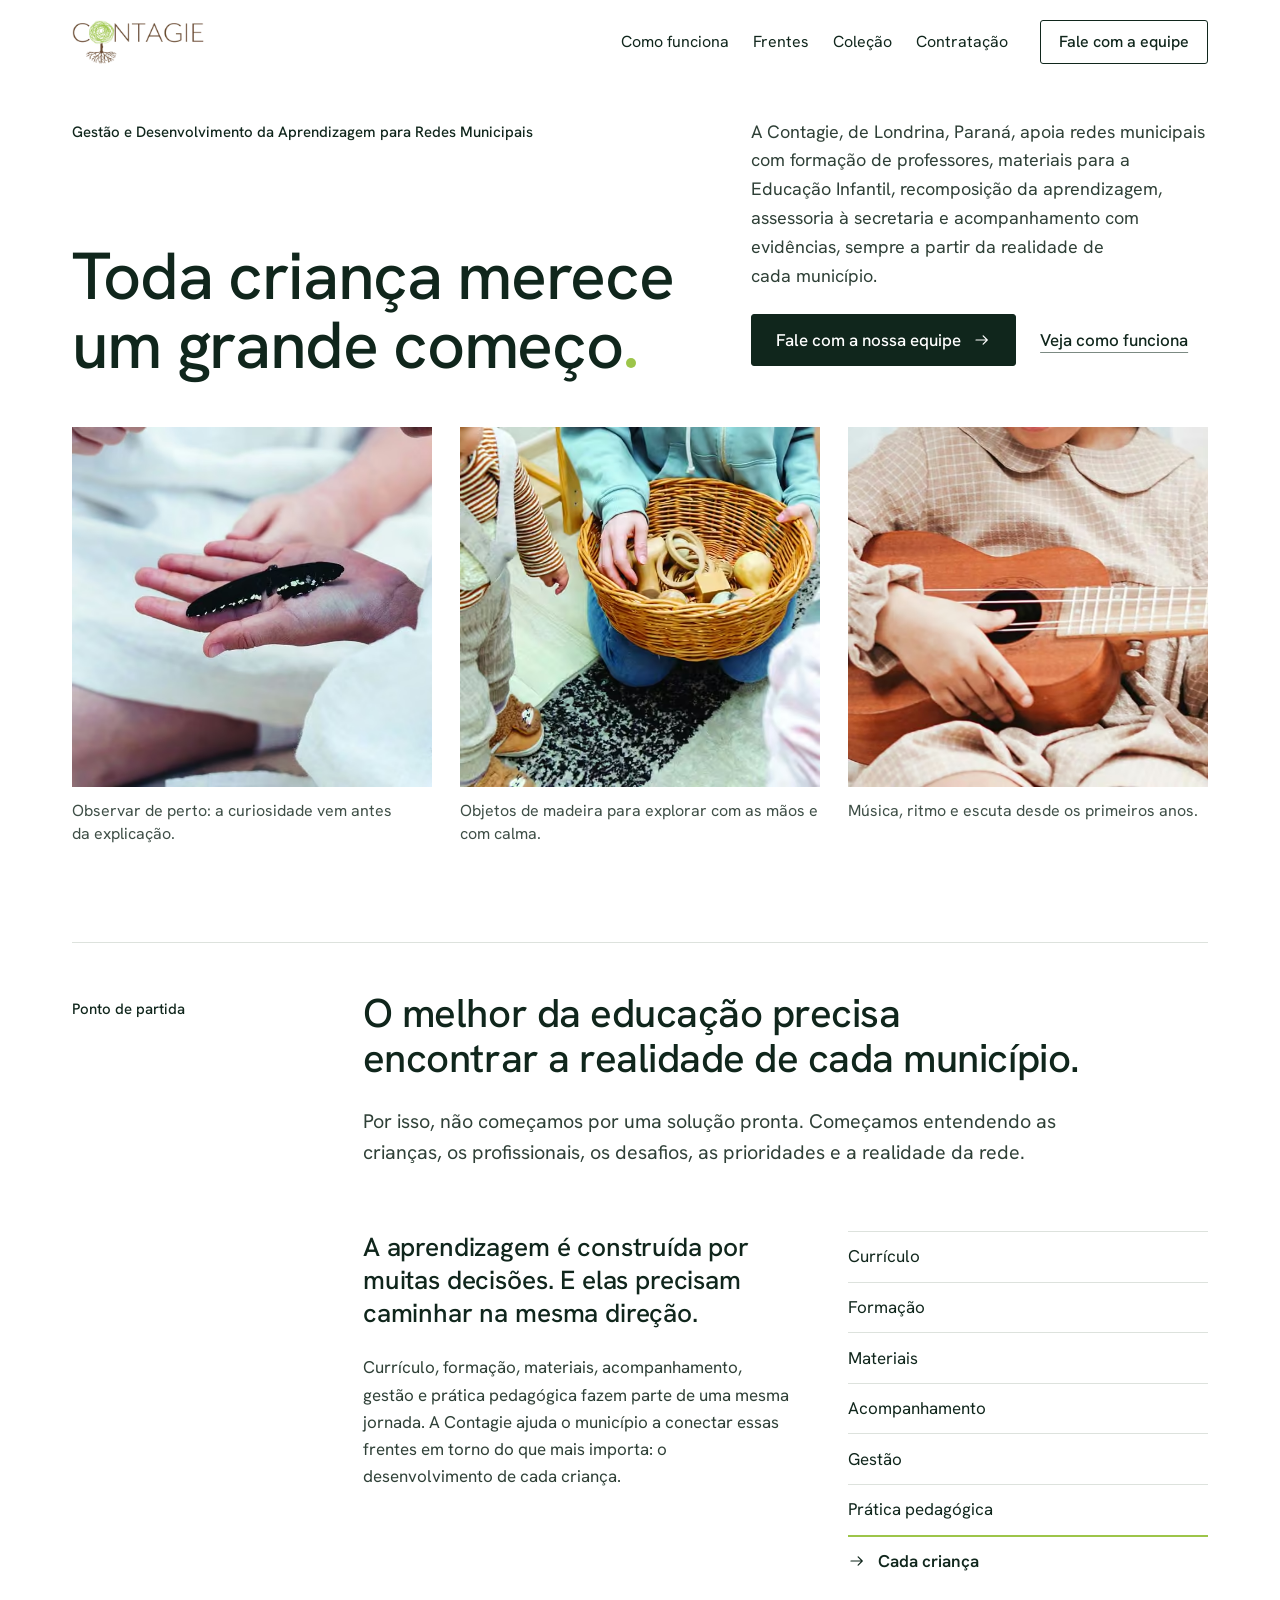
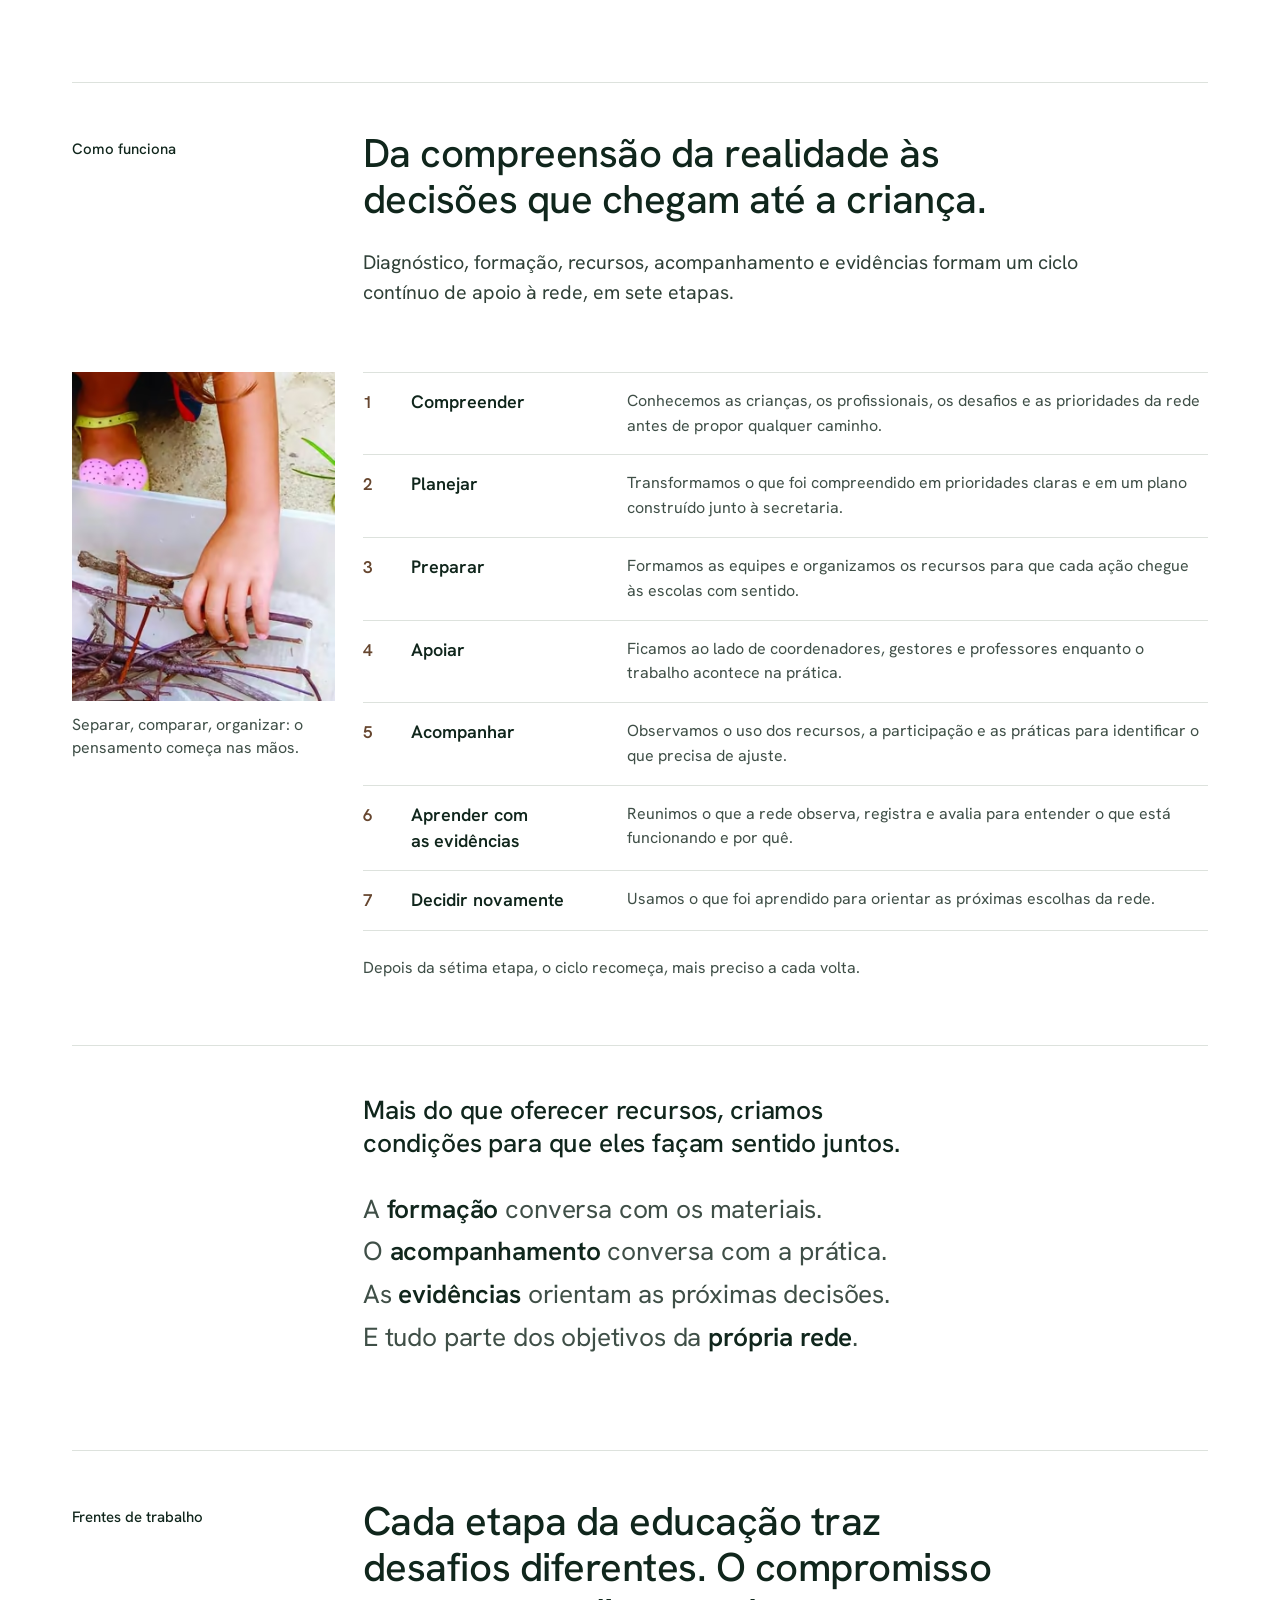
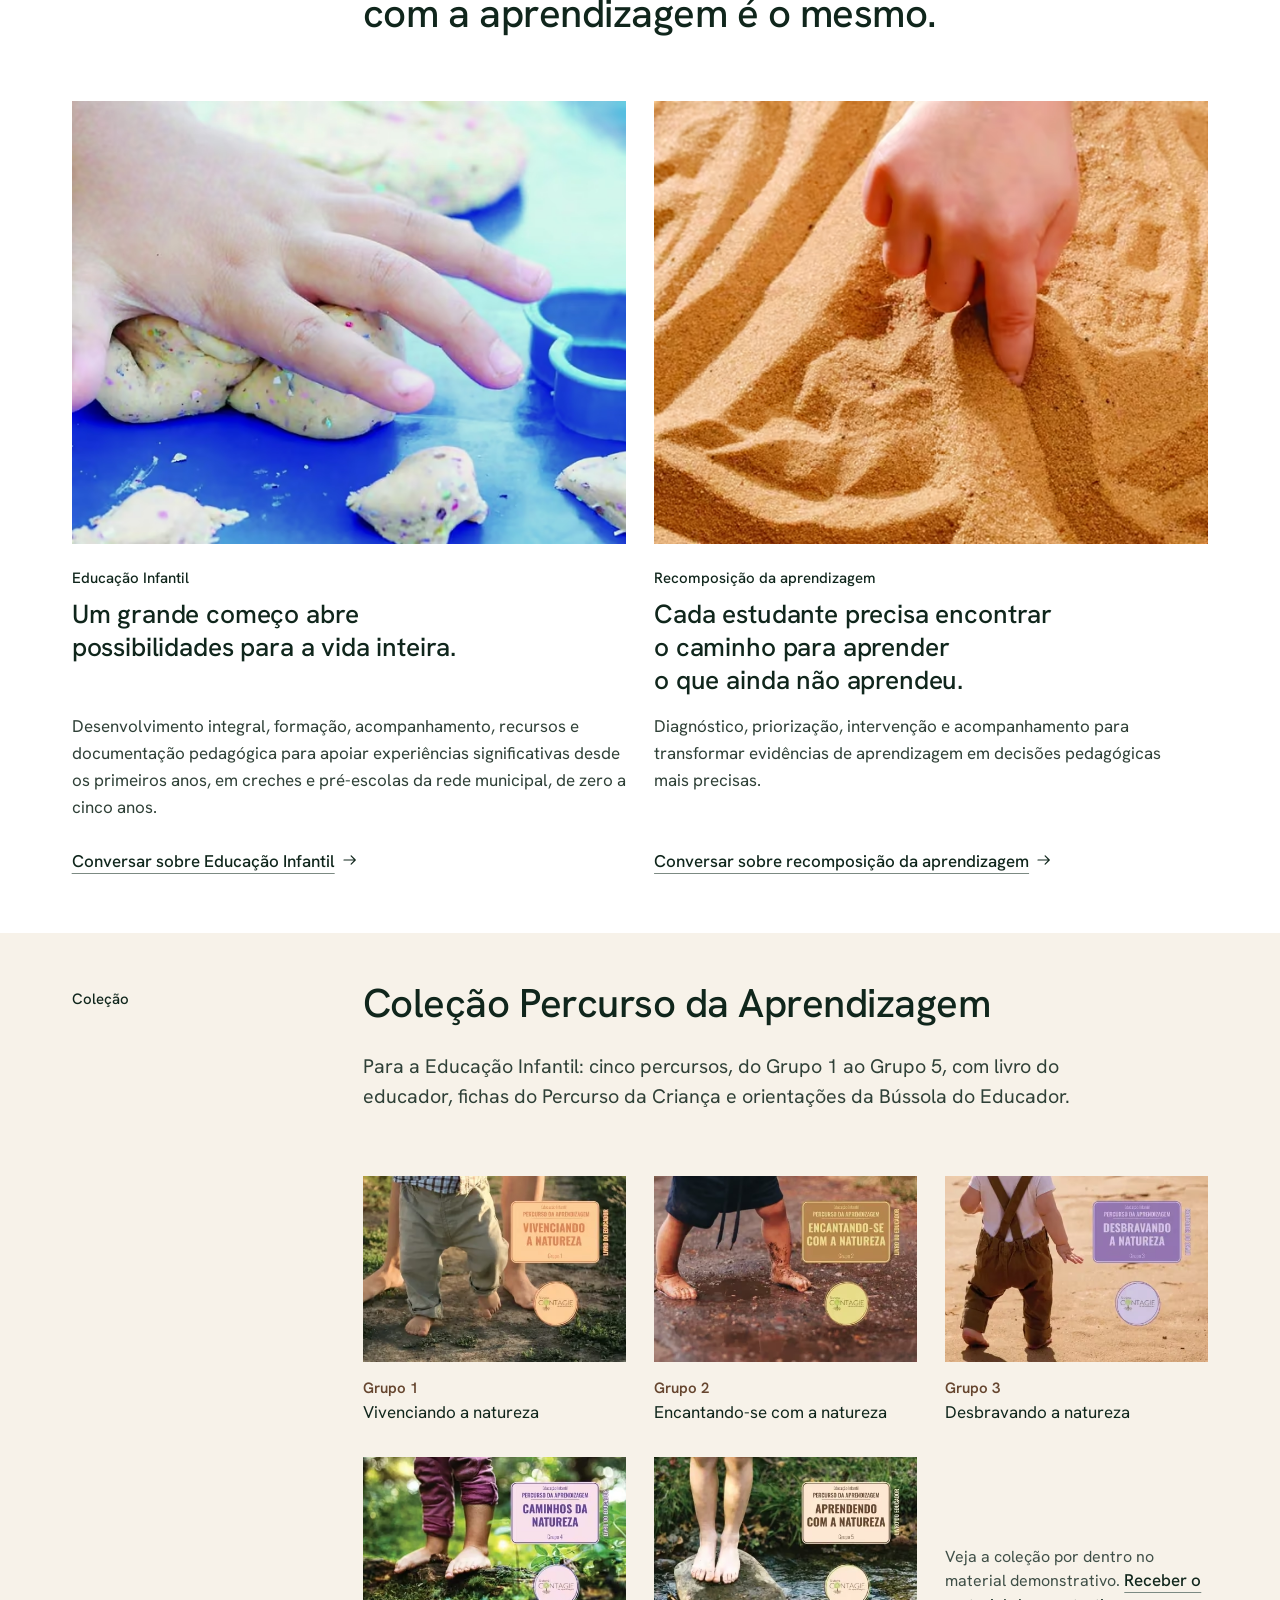
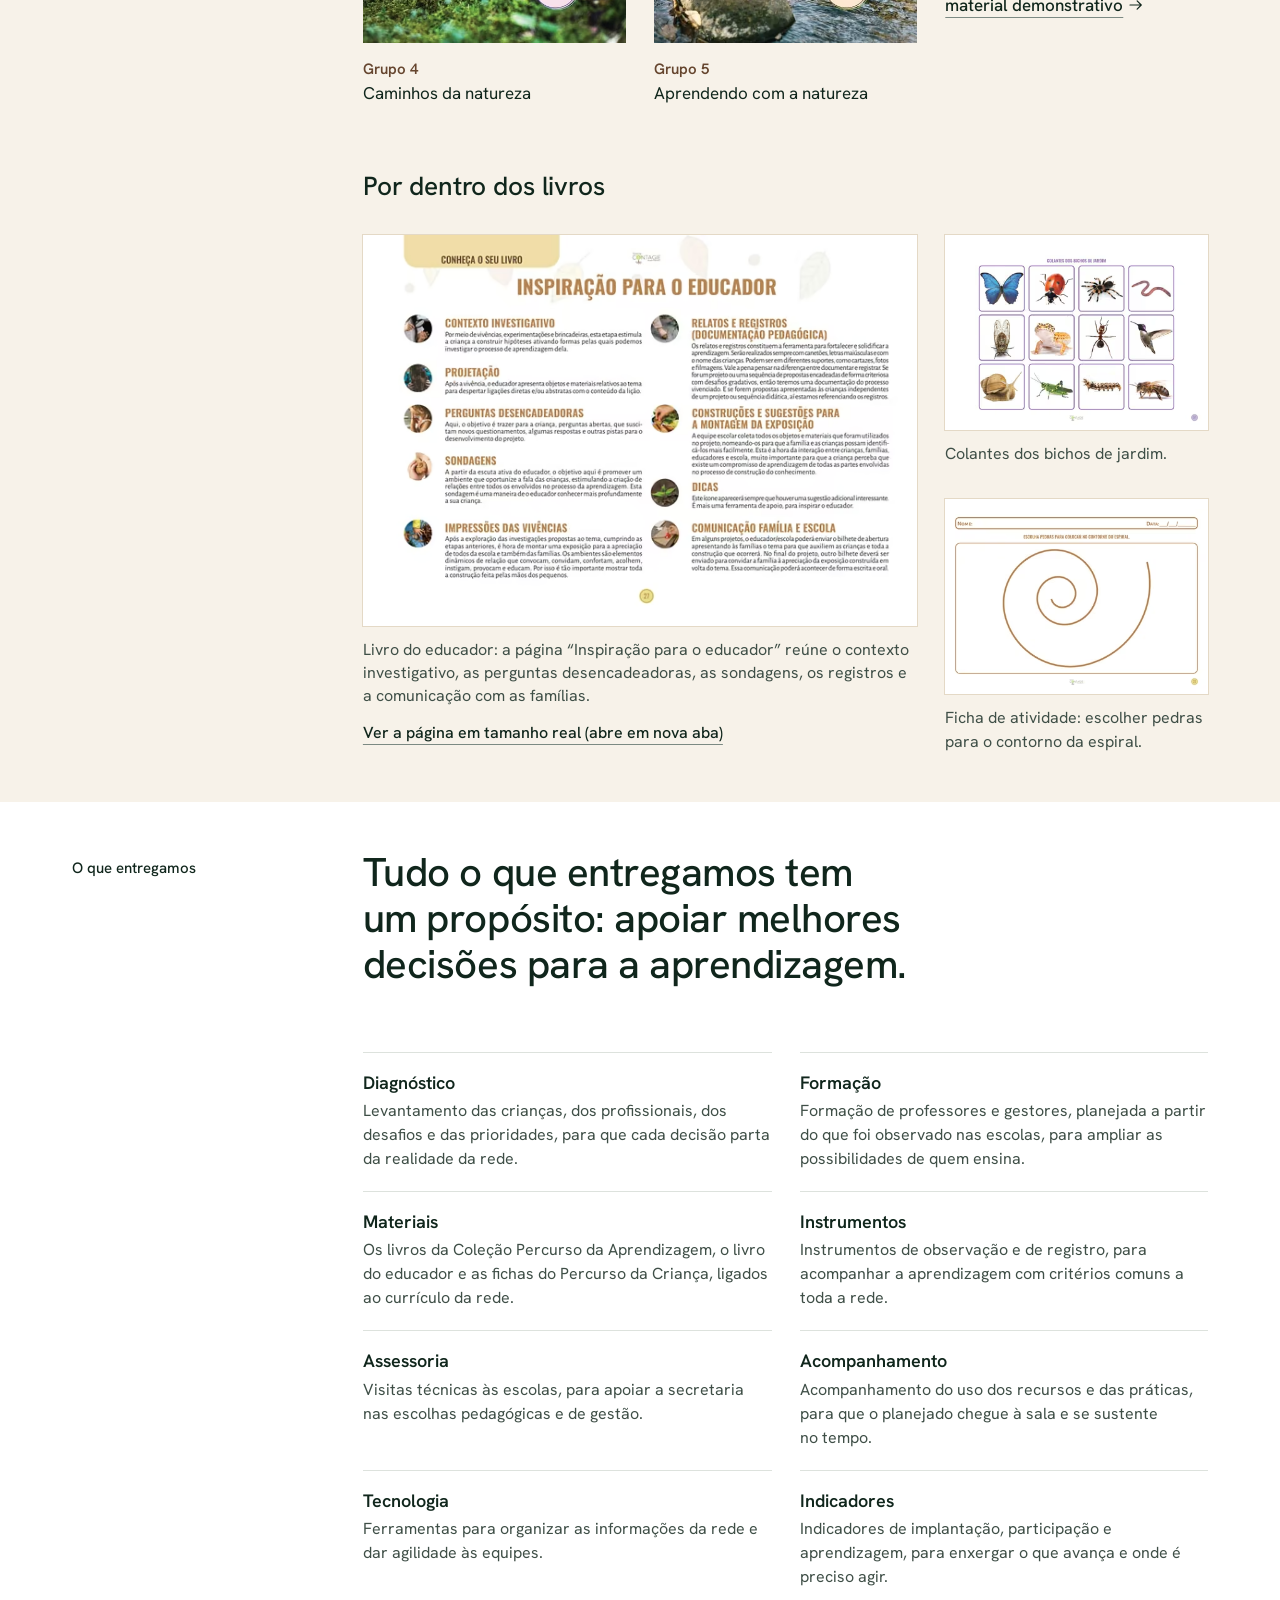
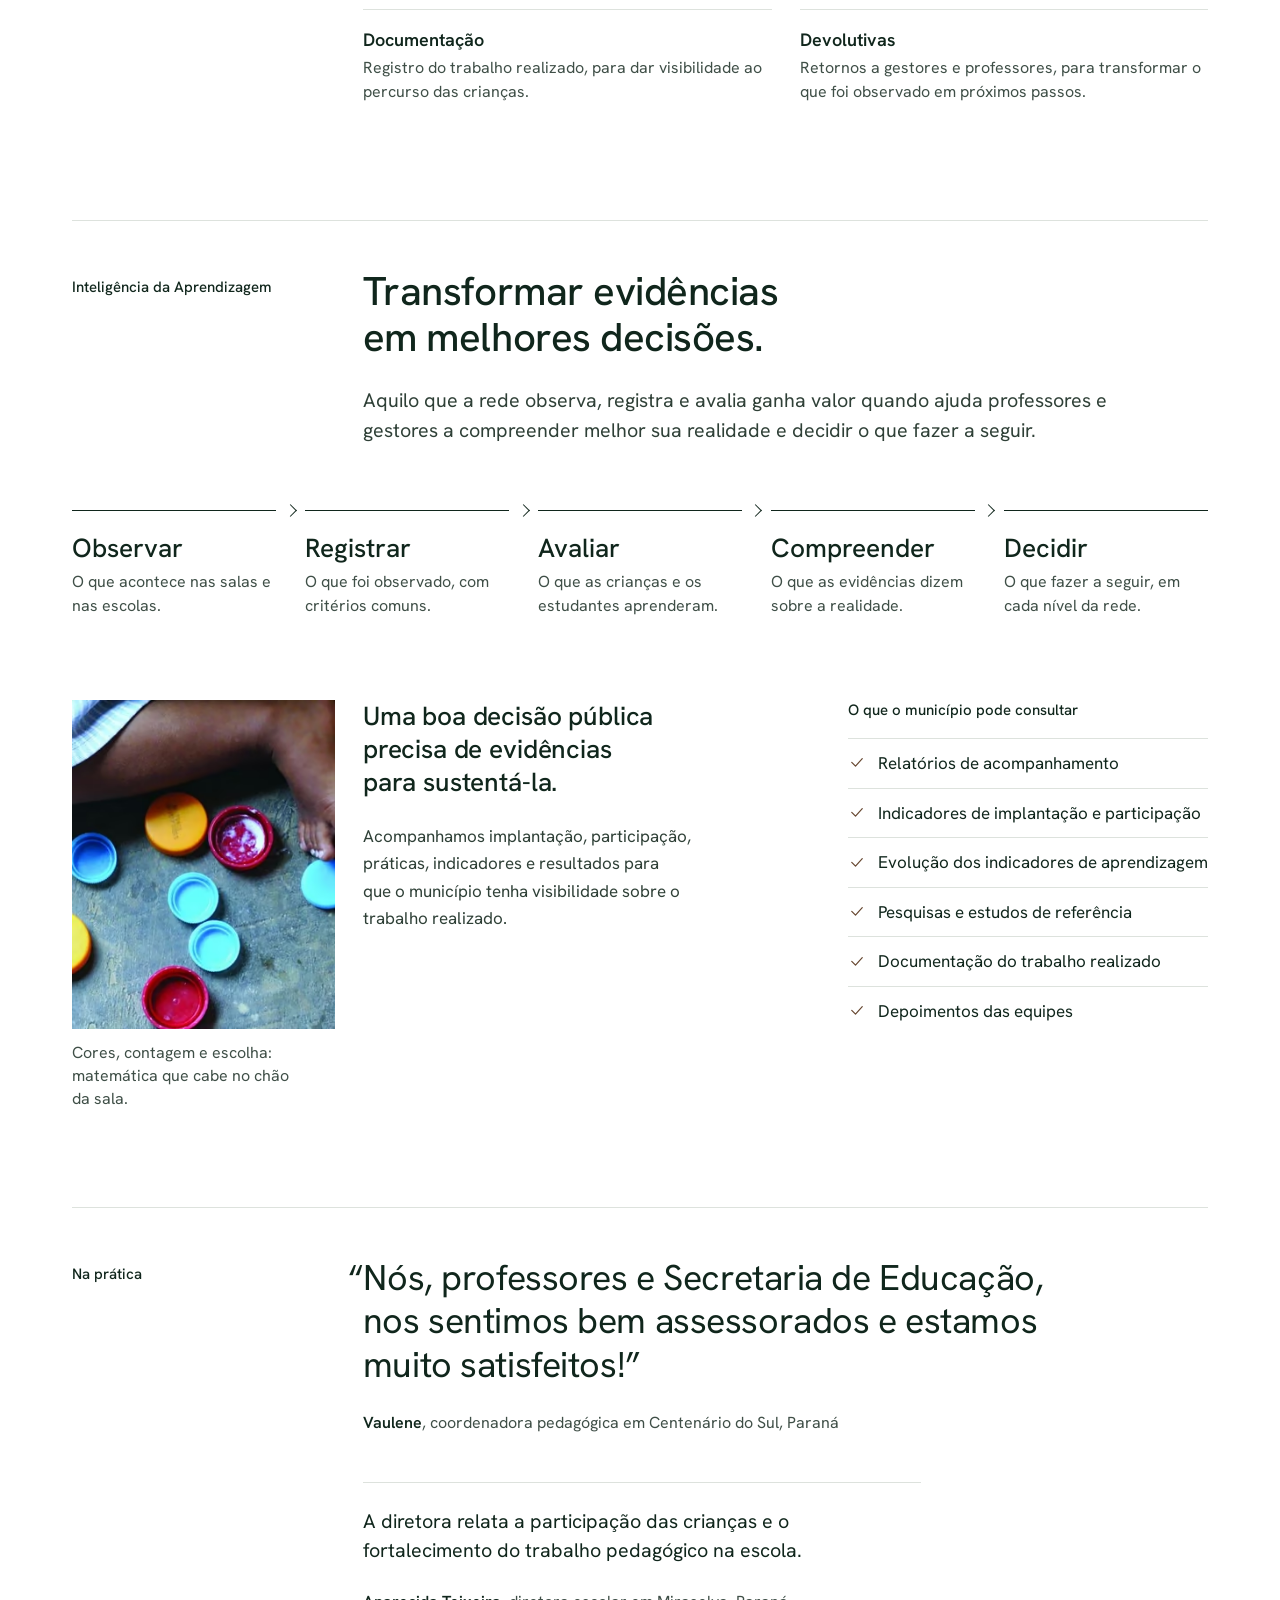
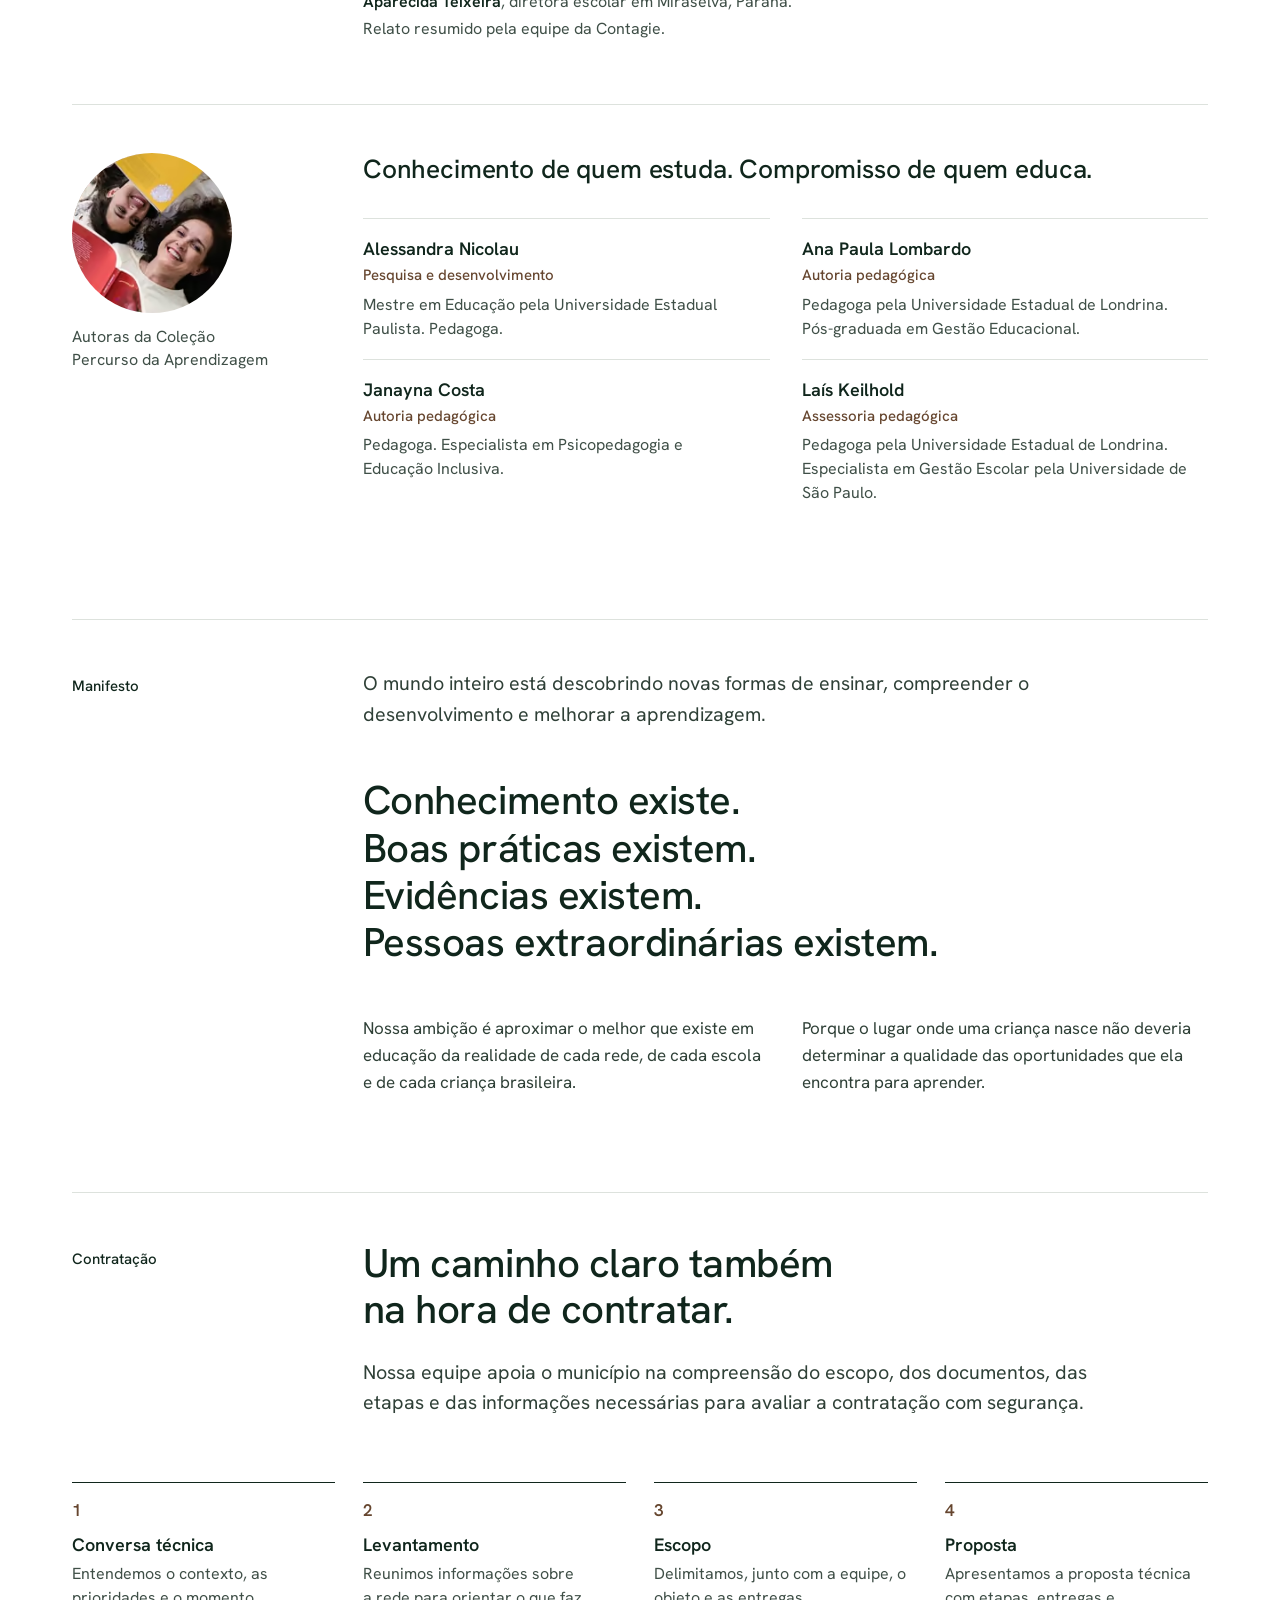
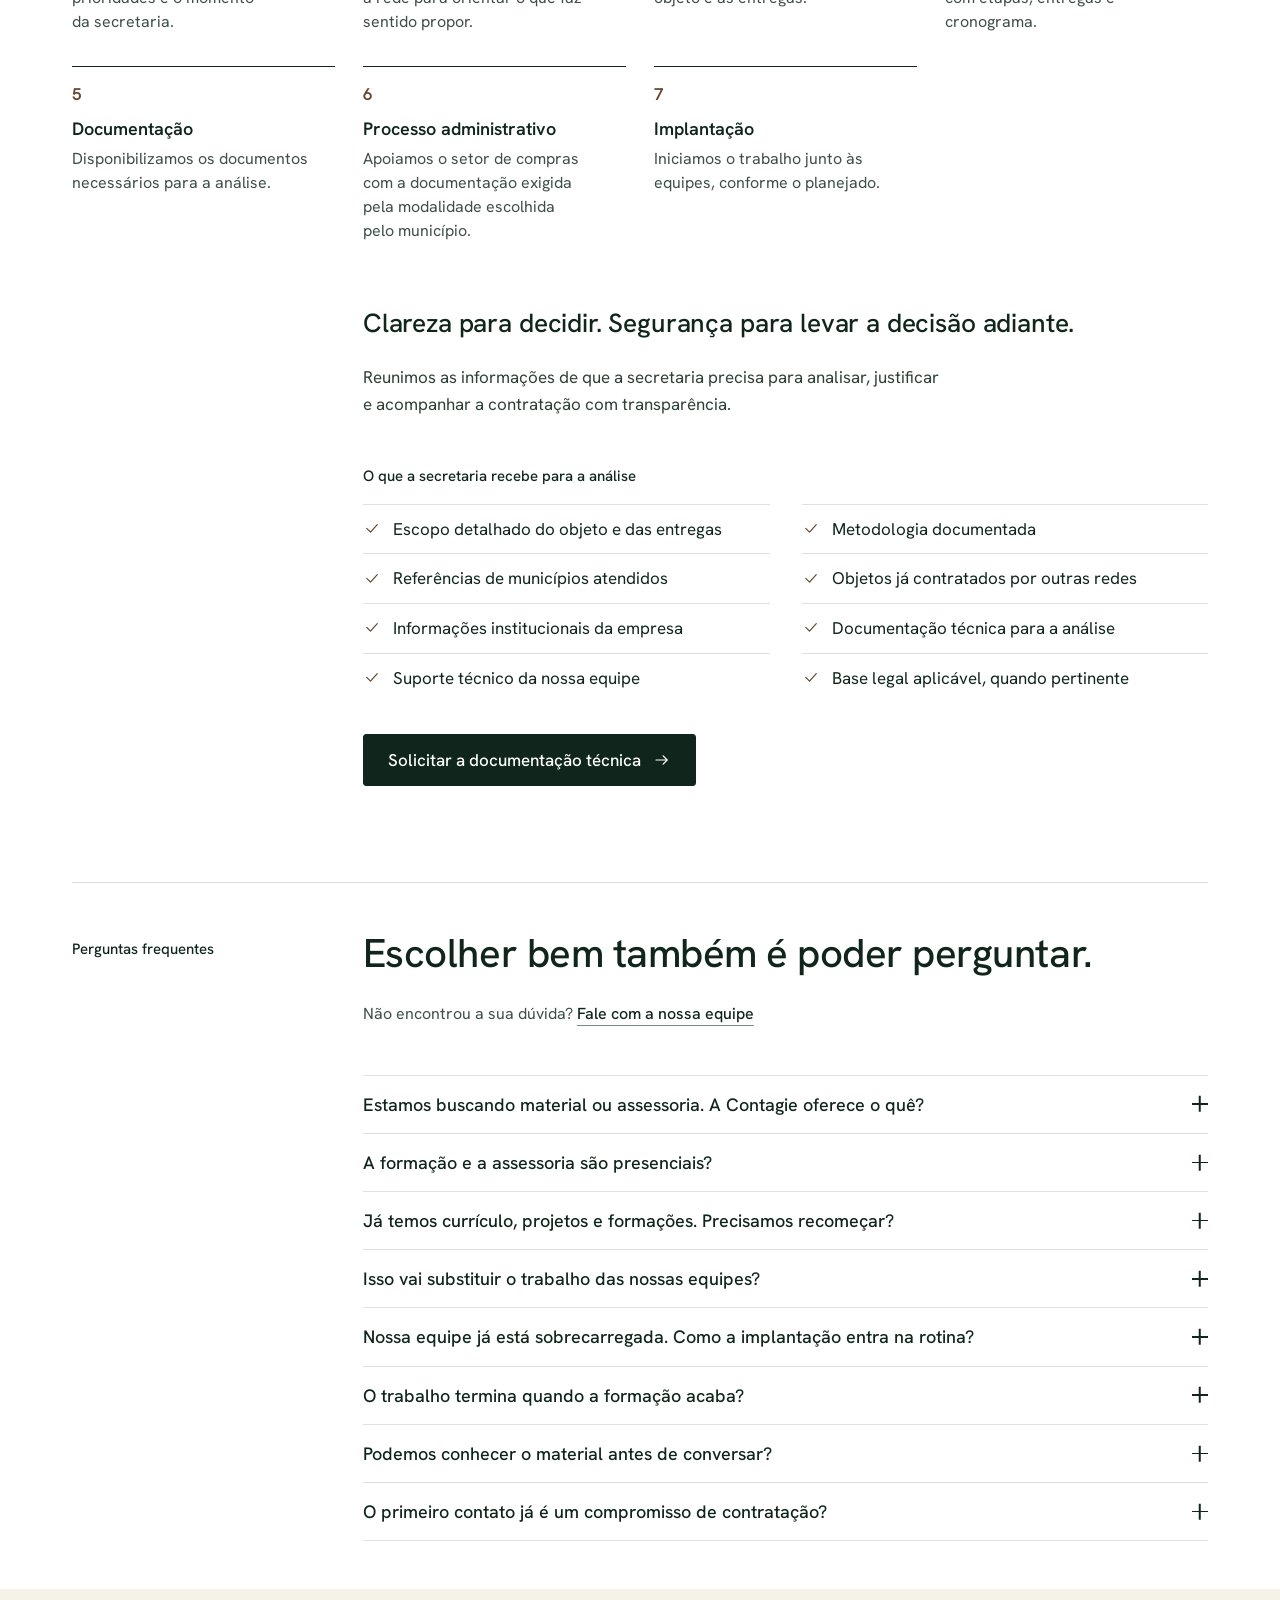
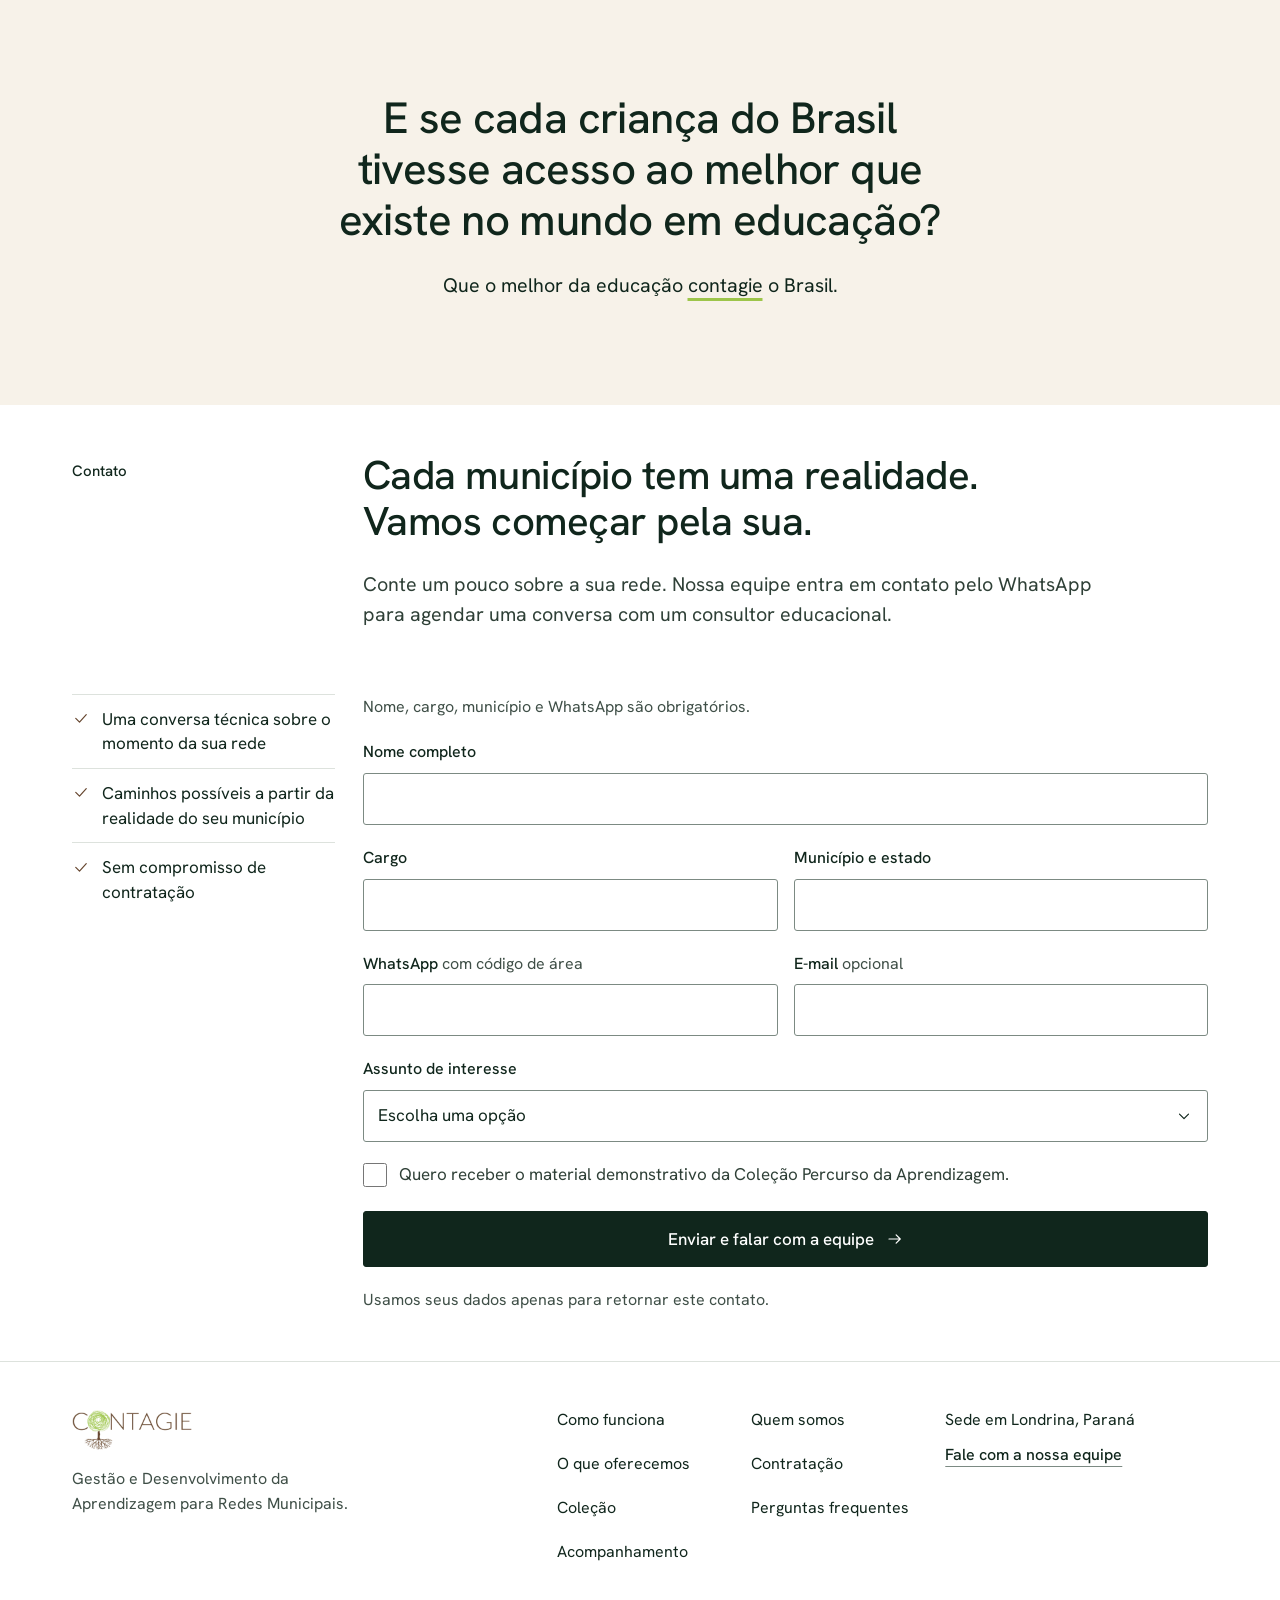
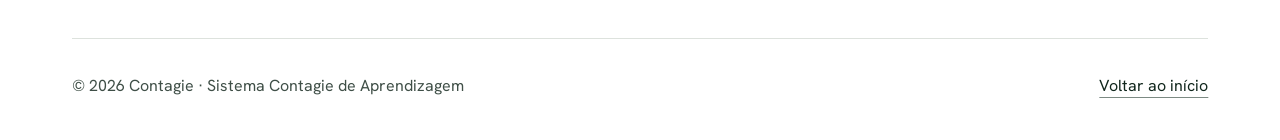
<file: index.html>
<!DOCTYPE html>
<html lang="pt-BR">
<head>
<meta charset="utf-8">
<meta name="viewport" content="width=device-width, initial-scale=1">
<title>Contagie · Toda criança merece um grande começo</title>
<meta name="description" content="A Contagie apoia redes municipais no desenvolvimento da aprendizagem, conectando formação, recursos, acompanhamento e evidências à realidade de cada município.">
<!-- Versão de trabalho: remover a linha abaixo quando o site for publicado no endereço definitivo. -->
<meta name="robots" content="noindex, nofollow">
<meta name="theme-color" content="#ffffff">
<link rel="icon" href="favicon.svg" type="image/svg+xml">
<link rel="apple-touch-icon" href="assets/marca/icone-180.png">
<meta property="og:type" content="website">
<meta property="og:locale" content="pt_BR">
<meta property="og:site_name" content="Contagie">
<meta property="og:title" content="Toda criança merece um grande começo">
<meta property="og:description" content="Gestão e Desenvolvimento da Aprendizagem para Redes Municipais: formação, recursos, acompanhamento e evidências conectados à realidade de cada município.">
<!-- PENDENTE NA PUBLICAÇÃO (bloqueia a publicação): pedir ao cliente o domínio definitivo e então
     1. trocar o og:image por https://DOMINIO-DEFINITIVO/assets/marca/compartilhamento.jpg (o WhatsApp só mostra imagem com endereço absoluto);
     2. acrescentar <meta property="og:url" content="https://DOMINIO-DEFINITIVO/"> e <link rel="canonical" href="https://DOMINIO-DEFINITIVO/">;
     3. retirar o meta robots noindex acima;
     4. conferir a prévia no depurador de compartilhamento do Facebook (o mesmo leitor do WhatsApp) e numa conversa do WhatsApp. -->
<meta property="og:image" content="assets/marca/compartilhamento.jpg">
<meta property="og:image:width" content="1200">
<meta property="og:image:height" content="630">
<meta property="og:image:alt" content="Uma criança tocando ukulele, uma borboleta na palma da mão e o título Toda criança merece um grande começo, com o logotipo da Contagie.">
<link rel="preload" href="assets/fontes/hanken-grotesk-variavel.woff2" as="font" type="font/woff2" crossorigin>
<link rel="stylesheet" href="assets/css/estilo.css">
<!-- A classe js esconde o menu no celular. Se o principal.js não carregar (bloqueio de rede, publicação parcial), ela sai e a navegação volta a aparecer. -->
<script>document.documentElement.classList.add('js');addEventListener('load',function(){if(!window.contagieMenu)document.documentElement.classList.remove('js')});</script>
<script src="assets/js/principal.js" defer></script>
<script type="application/ld+json">
{
  "@context": "https://schema.org",
  "@type": "EducationalOrganization",
  "name": "Contagie",
  "alternateName": "Sistema Contagie de Aprendizagem",
  "description": "Gestão e Desenvolvimento da Aprendizagem para Redes Municipais.",
  "address": { "@type": "PostalAddress", "addressLocality": "Londrina", "addressRegion": "Paraná", "addressCountry": "BR" }
}
</script>
</head>
<body>

<svg class="sprite" xmlns="http://www.w3.org/2000/svg" aria-hidden="true" focusable="false">
  <symbol id="seta" viewBox="0 0 24 24"><path d="M4 12h15M13.5 6.5 19 12l-5.5 5.5"/></symbol>
  <symbol id="feito" viewBox="0 0 24 24"><path d="M5 12.5 10 17.5 19 7.5"/></symbol>
</svg>

<a class="pular" href="#conteudo">Pular para o conteúdo principal</a>

<header class="cabecalho">
  <div class="recipiente cabecalho__interno">
    <a class="marca" href="#inicio">
      <img src="assets/marca/contagie-logotipo-reduzido.webp" width="360" height="120" alt="Contagie, voltar ao início">
    </a>
    <a class="botao botao--contorno cabecalho__atalho" href="#formulario-contato">Fale conosco</a>
    <button class="menu-botao" type="button" aria-expanded="false" aria-controls="navegacao" hidden>
      <span>Menu</span>
      <span class="menu-botao__icone" aria-hidden="true"></span>
    </button>
    <nav class="navegacao" id="navegacao" aria-label="Principal">
      <ul>
        <li><a href="#metodo">Como funciona</a></li>
        <li><a href="#frentes">Frentes</a></li>
        <li><a href="#colecao">Coleção</a></li>
        <li><a href="#contratacao">Contratação</a></li>
        <li class="navegacao__contato"><a href="#formulario-contato">Fale com a equipe</a></li>
      </ul>
      <a class="botao botao--contorno navegacao__chamada" href="#contato">Fale com a equipe</a>
    </nav>
  </div>
</header>

<main id="conteudo" tabindex="-1">

  <!-- Legendas das fotografias: voz pedagógica curta, sem fatos novos; a descrição literal fica só no texto alternativo.
       Aguardam a aprovação da equipe da Contagie antes da publicação definitiva. -->

  <!-- 1. Abertura -->
  <section class="abertura" id="inicio" aria-labelledby="titulo-abertura">
    <div class="recipiente grade">
      <div class="abertura__titulo">
        <p class="rotulo"><span class="so-computador">Gestão e Desenvolvimento da Aprendizagem para Redes Municipais</span><span class="so-celular">Para Redes Municipais</span></p>
        <h1 class="texto-display" id="titulo-abertura">Toda criança merece um grande começo<span class="ponto" aria-hidden="true"></span><span class="oculto">.</span></h1>
      </div>
      <div class="abertura__apoio">
        <p class="texto-destaque">A Contagie, de Londrina, Paraná, apoia redes municipais com formação de professores, materiais para a Educação Infantil, recomposição da aprendizagem, assessoria à secretaria e acompanhamento com evidências, sempre a partir da realidade de cada município.</p>
        <div class="acoes">
          <a class="botao" href="#contato">Fale com a nossa equipe<svg class="icone" aria-hidden="true"><use href="#seta"/></svg></a>
          <a class="link" href="#metodo">Veja como funciona</a>
        </div>
      </div>
      <div class="abertura__fotos">
        <figure class="abertura__foto">
          <picture class="foto">
            <source media="(max-width: 47.99rem)" type="image/avif" srcset="assets/imagens/abertura-borboleta-perto-360.avif 360w, assets/imagens/abertura-borboleta-perto-411.avif 411w" sizes="45vw">
            <source media="(max-width: 47.99rem)" type="image/webp" srcset="assets/imagens/abertura-borboleta-perto-360.webp 360w, assets/imagens/abertura-borboleta-perto-411.webp 411w" sizes="45vw">
            <source type="image/avif" srcset="assets/imagens/abertura-borboleta-360.avif 360w, assets/imagens/abertura-borboleta-576.avif 576w" sizes="(min-width: 90rem) 410px, (min-width: 48rem) 30vw, 45vw">
            <source type="image/webp" srcset="assets/imagens/abertura-borboleta-360.webp 360w, assets/imagens/abertura-borboleta-576.webp 576w" sizes="(min-width: 90rem) 410px, (min-width: 48rem) 30vw, 45vw">
            <img src="assets/imagens/abertura-borboleta-576.webp" width="576" height="576" alt="Uma borboleta preta com pintas claras pousada na palma aberta de uma mão, com outra mão logo atrás.">
          </picture>
          <figcaption>Observar de perto: a curiosidade vem antes da explicação.</figcaption>
        </figure>
        <figure class="abertura__foto">
          <picture class="foto">
            <source type="image/avif" srcset="assets/imagens/abertura-cesto-360.avif 360w, assets/imagens/abertura-cesto-655.avif 655w" sizes="(min-width: 90rem) 410px, (min-width: 48rem) 30vw, 45vw">
            <source type="image/webp" srcset="assets/imagens/abertura-cesto-360.webp 360w, assets/imagens/abertura-cesto-655.webp 655w" sizes="(min-width: 90rem) 410px, (min-width: 48rem) 30vw, 45vw">
            <img src="assets/imagens/abertura-cesto-655.webp" width="655" height="655" alt="Uma criança pequena de macacão listrado, de pé, ao lado de uma pessoa ajoelhada que segura um cesto de vime com brinquedos de madeira; uma mão pega um dos brinquedos.">
          </picture>
          <figcaption>Objetos de madeira para explorar com as mãos e com calma.</figcaption>
        </figure>
        <figure class="abertura__foto abertura__foto--primeira">
          <picture class="foto">
            <source media="(max-width: 47.99rem)" type="image/avif" srcset="assets/imagens/crianca-ukulele-paisagem-390.avif 390w, assets/imagens/crianca-ukulele-paisagem-640.avif 640w, assets/imagens/crianca-ukulele-paisagem-825.avif 825w" sizes="calc(100vw - 2.5rem)">
            <source media="(max-width: 47.99rem)" type="image/webp" srcset="assets/imagens/crianca-ukulele-paisagem-390.webp 390w, assets/imagens/crianca-ukulele-paisagem-640.webp 640w, assets/imagens/crianca-ukulele-paisagem-825.webp 825w" sizes="calc(100vw - 2.5rem)">
            <source type="image/avif" srcset="assets/imagens/abertura-ukulele-360.avif 360w, assets/imagens/abertura-ukulele-584.avif 584w" sizes="(min-width: 90rem) 410px, 30vw">
            <source type="image/webp" srcset="assets/imagens/abertura-ukulele-360.webp 360w, assets/imagens/abertura-ukulele-584.webp 584w" sizes="(min-width: 90rem) 410px, 30vw">
            <img src="assets/imagens/abertura-ukulele-584.webp" width="584" height="584" fetchpriority="high" alt="Criança com roupa xadrez tocando um ukulele de madeira no colo.">
          </picture>
          <figcaption>Música, ritmo e escuta desde os primeiros anos.</figcaption>
        </figure>
      </div>
    </div>
  </section>

  <!-- 2. Ponto de partida e o desafio -->
  <section class="secao" id="ponto-de-partida" aria-labelledby="titulo-partida">
    <div class="recipiente grade">
      <p class="rotulo secao__rotulo">Ponto de partida</p>
      <div class="secao__cabeca">
        <h2 class="texto-titulo" id="titulo-partida">O melhor da educação precisa encontrar a realidade de cada município.</h2>
        <p class="texto-destaque">Por isso, não começamos por uma solução pronta. Começamos entendendo as crianças, os profissionais, os desafios, as prioridades e a realidade da rede.</p>
      </div>

      <div class="desafio">
        <h3 class="texto-subtitulo">A aprendizagem é construída por muitas decisões. E elas precisam caminhar na mesma direção.</h3>
        <p>Currículo, formação, materiais, acompanhamento, gestão e prática pedagógica fazem parte de uma mesma jornada. A Contagie ajuda o município a conectar essas frentes em torno do que mais importa: o desenvolvimento de cada criança.</p>
      </div>
      <ul class="desafio__lista">
        <li>Currículo</li>
        <li>Formação</li>
        <li>Materiais</li>
        <li>Acompanhamento</li>
        <li>Gestão</li>
        <li>Prática pedagógica</li>
        <li class="desafio__destino"><svg class="icone" aria-hidden="true"><use href="#seta"/></svg>Cada criança</li>
      </ul>
    </div>
  </section>

  <!-- 3. Como funciona: o ciclo em sete etapas -->
  <section class="secao" id="metodo" aria-labelledby="titulo-metodo">
    <div class="recipiente grade">
      <p class="rotulo secao__rotulo">Como funciona</p>
      <div class="secao__cabeca">
        <h2 class="texto-titulo" id="titulo-metodo">Da compreensão da realidade às decisões que chegam até a criança.</h2>
        <p class="texto-destaque">Diagnóstico, formação, recursos, acompanhamento e evidências formam um ciclo contínuo de apoio à rede, em sete etapas.</p>
      </div>

      <figure class="lateral-foto metodo__foto">
        <picture class="foto">
          <source media="(max-width: 47.99rem)" type="image/avif" srcset="assets/imagens/gravetos-4x3-390.avif 390w, assets/imagens/gravetos-4x3-616.avif 616w" sizes="calc(100vw - 2.5rem)">
          <source media="(max-width: 47.99rem)" type="image/webp" srcset="assets/imagens/gravetos-4x3-390.webp 390w, assets/imagens/gravetos-4x3-616.webp 616w" sizes="calc(100vw - 2.5rem)">
          <source type="image/avif" srcset="assets/imagens/gravetos-4x5-296.avif 296w, assets/imagens/gravetos-4x5-439.avif 439w" sizes="(min-width: 90rem) 296px, (min-width: 64rem) 22vw, 15rem">
          <source type="image/webp" srcset="assets/imagens/gravetos-4x5-296.webp 296w, assets/imagens/gravetos-4x5-439.webp 439w" sizes="(min-width: 90rem) 296px, (min-width: 64rem) 22vw, 15rem">
          <img src="assets/imagens/gravetos-4x5-439.webp" width="439" height="549" loading="lazy" decoding="async" alt="Mão de uma criança mexendo em gravetos dentro de uma caixa transparente, sobre a areia; no alto aparecem as sandálias de outra criança.">
        </picture>
        <figcaption>Separar, comparar, organizar: o pensamento começa nas mãos.</figcaption>
      </figure>

      <div class="metodo__etapas">
        <ol class="etapas">
          <li><span class="etapas__numero" aria-hidden="true">1</span><h3>Compreender</h3><p>Conhecemos as crianças, os profissionais, os desafios e as prioridades da rede antes de propor qualquer caminho.</p></li>
          <li><span class="etapas__numero" aria-hidden="true">2</span><h3>Planejar</h3><p>Transformamos o que foi compreendido em prioridades claras e em um plano construído junto à secretaria.</p></li>
          <li><span class="etapas__numero" aria-hidden="true">3</span><h3>Preparar</h3><p>Formamos as equipes e organizamos os recursos para que cada ação chegue às escolas com sentido.</p></li>
          <li><span class="etapas__numero" aria-hidden="true">4</span><h3>Apoiar</h3><p>Ficamos ao lado de coordenadores, gestores e professores enquanto o trabalho acontece na prática.</p></li>
          <li><span class="etapas__numero" aria-hidden="true">5</span><h3>Acompanhar</h3><p>Observamos o uso dos recursos, a participação e as práticas para identificar o que precisa de ajuste.</p></li>
          <li><span class="etapas__numero" aria-hidden="true">6</span><h3>Aprender com as evidências</h3><p>Reunimos o que a rede observa, registra e avalia para entender o que está funcionando e por quê.</p></li>
          <li><span class="etapas__numero" aria-hidden="true">7</span><h3>Decidir novamente</h3><p>Usamos o que foi aprendido para orientar as próximas escolhas da rede.</p></li>
        </ol>
        <p class="etapas__nota">Depois da sétima etapa, o ciclo recomeça, mais preciso a cada volta.</p>
      </div>

      <div class="conexoes">
        <h3 class="texto-subtitulo">Mais do que oferecer recursos, criamos condições para que eles façam sentido juntos.</h3>
        <ul class="conexoes__lista">
          <li>A <strong>formação</strong> conversa com os materiais.</li>
          <li>O <strong>acompanhamento</strong> conversa com a prática.</li>
          <li>As <strong>evidências</strong> orientam as próximas decisões.</li>
          <li>E tudo parte dos objetivos da <strong>própria rede</strong>.</li>
        </ul>
      </div>
    </div>
  </section>

  <!-- 4. Frentes de trabalho -->
  <section class="secao" id="frentes" aria-labelledby="titulo-frentes">
    <div class="recipiente grade">
      <p class="rotulo secao__rotulo">Frentes de trabalho</p>
      <div class="secao__cabeca">
        <h2 class="texto-titulo" id="titulo-frentes">Cada etapa da educação traz desafios diferentes. O compromisso com a aprendizagem é o mesmo.</h2>
      </div>

      <article class="frente" id="educacao-infantil" aria-labelledby="titulo-infantil">
        <picture class="foto foto--paisagem">
          <source type="image/avif" srcset="assets/imagens/massinha-5x4-420.avif 420w, assets/imagens/massinha-5x4-640.avif 640w, assets/imagens/massinha-5x4-846.avif 846w" sizes="(min-width: 90rem) 624px, (min-width: 48rem) 44vw, calc(100vw - 2.5rem)">
          <source type="image/webp" srcset="assets/imagens/massinha-5x4-420.webp 420w, assets/imagens/massinha-5x4-640.webp 640w, assets/imagens/massinha-5x4-846.webp 846w" sizes="(min-width: 90rem) 624px, (min-width: 48rem) 44vw, calc(100vw - 2.5rem)">
          <img src="assets/imagens/massinha-5x4-640.webp" width="846" height="677" loading="lazy" decoding="async" alt="Mão de uma criança amassando massinha de modelar sobre uma mesa azul, ao lado de uma forminha.">
        </picture>
        <h3 class="texto-subtitulo" id="titulo-infantil"><span class="rotulo">Educação Infantil<span class="oculto">.</span></span> Um grande começo abre possibilidades para a vida inteira.</h3>
        <p>Desenvolvimento integral, formação, acompanhamento, recursos e documentação pedagógica para apoiar experiências significativas desde os primeiros anos, em creches e pré-escolas da rede municipal, de zero a cinco anos.</p>
        <a class="link link--seta" href="#formulario-contato" data-assunto="Educação Infantil">Conversar sobre Educação Infantil<svg class="icone" aria-hidden="true"><use href="#seta"/></svg></a>
      </article>

      <article class="frente" id="recomposicao" aria-labelledby="titulo-recomposicao">
        <picture class="foto foto--paisagem">
          <source type="image/avif" srcset="assets/imagens/dedo-desenhando-na-areia-420.avif 420w, assets/imagens/dedo-desenhando-na-areia-640.avif 640w, assets/imagens/dedo-desenhando-na-areia-900.avif 900w" sizes="(min-width: 90rem) 624px, (min-width: 48rem) 44vw, calc(100vw - 2.5rem)">
          <source type="image/webp" srcset="assets/imagens/dedo-desenhando-na-areia-420.webp 420w, assets/imagens/dedo-desenhando-na-areia-640.webp 640w, assets/imagens/dedo-desenhando-na-areia-900.webp 900w" sizes="(min-width: 90rem) 624px, (min-width: 48rem) 44vw, calc(100vw - 2.5rem)">
          <img src="assets/imagens/dedo-desenhando-na-areia-640.webp" width="900" height="720" loading="lazy" decoding="async" alt="Dedo de uma criança traçando linhas na areia fina.">
        </picture>
        <h3 class="texto-subtitulo" id="titulo-recomposicao"><span class="rotulo">Recomposição da aprendizagem<span class="oculto">.</span></span> Cada estudante precisa encontrar o caminho para aprender o que ainda não aprendeu.</h3>
        <!-- PENDENTE: confirmar com o cliente para quais etapas e anos a recomposição serve (por exemplo "para estudantes do
             Ensino Fundamental, anos iniciais") e acrescentar ao fim deste parágrafo, como a Educação Infantil diz "de zero a cinco anos". -->
        <p>Diagnóstico, priorização, intervenção e acompanhamento para transformar evidências de aprendizagem em decisões pedagógicas mais precisas.</p>
        <a class="link link--seta" href="#formulario-contato" data-assunto="Recomposição da aprendizagem">Conversar sobre recomposição da aprendizagem<svg class="icone" aria-hidden="true"><use href="#seta"/></svg></a>
      </article>
    </div>
  </section>

  <!-- 5. Coleção Percurso da Aprendizagem -->
  <section class="secao secao--areia" id="colecao" aria-labelledby="titulo-colecao">
    <div class="recipiente grade">
      <p class="rotulo secao__rotulo">Coleção</p>
      <div class="secao__cabeca">
        <h2 class="texto-titulo" id="titulo-colecao">Coleção Percurso da Aprendizagem</h2>
        <p class="texto-destaque">Para a Educação Infantil: cinco percursos, do Grupo 1 ao Grupo 5, com livro do educador, fichas do Percurso da Criança e orientações da Bússola do Educador.</p>
      </div>

      <!-- PENDENTE: confirmar com o cliente a faixa etária de cada grupo (por exemplo "Grupo 1 · crianças de 1 ano")
           e acrescentá-la às legendas das capas. Não publicar idades antes da confirmação. -->
      <div class="livros-bloco">
      <ol class="livros">
        <li><picture><source type="image/avif" srcset="assets/imagens/capa-grupo-1-280.avif 280w, assets/imagens/capa-grupo-1-480.avif 480w" sizes="(min-width: 90rem) 296px, (min-width: 64rem) 22vw, (min-width: 48rem) 30vw, 45vw"><img src="assets/imagens/capa-grupo-1-480.webp" srcset="assets/imagens/capa-grupo-1-280.webp 280w, assets/imagens/capa-grupo-1-480.webp 480w" sizes="(min-width: 90rem) 296px, (min-width: 64rem) 22vw, (min-width: 48rem) 30vw, 45vw" width="480" height="340" loading="lazy" decoding="async" alt="Capa do livro do educador do Grupo 1, Vivenciando a natureza."></picture><p><span>Grupo 1</span> Vivenciando a natureza</p></li>
        <li><picture><source type="image/avif" srcset="assets/imagens/capa-grupo-2-280.avif 280w, assets/imagens/capa-grupo-2-480.avif 480w" sizes="(min-width: 90rem) 296px, (min-width: 64rem) 22vw, (min-width: 48rem) 30vw, 45vw"><img src="assets/imagens/capa-grupo-2-480.webp" srcset="assets/imagens/capa-grupo-2-280.webp 280w, assets/imagens/capa-grupo-2-480.webp 480w" sizes="(min-width: 90rem) 296px, (min-width: 64rem) 22vw, (min-width: 48rem) 30vw, 45vw" width="480" height="340" loading="lazy" decoding="async" alt="Capa do livro do educador do Grupo 2, Encantando-se com a natureza."></picture><p><span>Grupo 2</span> Encantando-se com a natureza</p></li>
        <li><picture><source type="image/avif" srcset="assets/imagens/capa-grupo-3-280.avif 280w, assets/imagens/capa-grupo-3-480.avif 480w" sizes="(min-width: 90rem) 296px, (min-width: 64rem) 22vw, (min-width: 48rem) 30vw, 45vw"><img src="assets/imagens/capa-grupo-3-480.webp" srcset="assets/imagens/capa-grupo-3-280.webp 280w, assets/imagens/capa-grupo-3-480.webp 480w" sizes="(min-width: 90rem) 296px, (min-width: 64rem) 22vw, (min-width: 48rem) 30vw, 45vw" width="480" height="340" loading="lazy" decoding="async" alt="Capa do livro do educador do Grupo 3, Desbravando a natureza."></picture><p><span>Grupo 3</span> Desbravando a natureza</p></li>
        <li><picture><source type="image/avif" srcset="assets/imagens/capa-grupo-4-280.avif 280w, assets/imagens/capa-grupo-4-480.avif 480w" sizes="(min-width: 90rem) 296px, (min-width: 64rem) 22vw, (min-width: 48rem) 30vw, 45vw"><img src="assets/imagens/capa-grupo-4-480.webp" srcset="assets/imagens/capa-grupo-4-280.webp 280w, assets/imagens/capa-grupo-4-480.webp 480w" sizes="(min-width: 90rem) 296px, (min-width: 64rem) 22vw, (min-width: 48rem) 30vw, 45vw" width="480" height="340" loading="lazy" decoding="async" alt="Capa do livro do educador do Grupo 4, Caminhos da natureza."></picture><p><span>Grupo 4</span> Caminhos da natureza</p></li>
        <li><picture><source type="image/avif" srcset="assets/imagens/capa-grupo-5-280.avif 280w, assets/imagens/capa-grupo-5-480.avif 480w" sizes="(min-width: 90rem) 296px, (min-width: 64rem) 22vw, (min-width: 48rem) 30vw, 45vw"><img src="assets/imagens/capa-grupo-5-480.webp" srcset="assets/imagens/capa-grupo-5-280.webp 280w, assets/imagens/capa-grupo-5-480.webp 480w" sizes="(min-width: 90rem) 296px, (min-width: 64rem) 22vw, (min-width: 48rem) 30vw, 45vw" width="480" height="340" loading="lazy" decoding="async" alt="Capa do livro do educador do Grupo 5, Aprendendo com a natureza."></picture><p><span>Grupo 5</span> Aprendendo com a natureza</p></li>
      </ol>
      <p class="livros__chamada">Veja a coleção por dentro no material demonstrativo. <a class="link link--seta" href="#formulario-contato" data-amostra>Receber o material demonstrativo<svg class="icone" aria-hidden="true"><use href="#seta"/></svg></a></p>
      </div>

      <div class="paginas">
        <h3 class="texto-subtitulo paginas__titulo">Por dentro dos livros</h3>
        <figure class="paginas__grande">
          <picture>
            <source type="image/avif" srcset="assets/imagens/livro-educador-pagina-600.avif 600w, assets/imagens/livro-educador-pagina-900.avif 900w, assets/imagens/livro-educador-pagina-1200.avif 1200w, assets/imagens/livro-educador-pagina-1500.avif 1500w" sizes="(min-width: 90rem) 624px, (min-width: 64rem) 44vw, calc(100vw - 2.5rem)">
            <source type="image/webp" srcset="assets/imagens/livro-educador-pagina-600.webp 600w, assets/imagens/livro-educador-pagina-900.webp 900w, assets/imagens/livro-educador-pagina-1200.webp 1200w, assets/imagens/livro-educador-pagina-1500.webp 1500w" sizes="(min-width: 90rem) 624px, (min-width: 64rem) 44vw, calc(100vw - 2.5rem)">
            <img src="assets/imagens/livro-educador-pagina-900.webp" width="1500" height="1058" loading="lazy" decoding="async" alt="Página do livro do educador intitulada Inspiração para o educador, com seções ilustradas sobre contexto investigativo, projetação, perguntas desencadeadoras, sondagens, impressões das vivências, relatos e registros, construções e sugestões para a montagem da exposição, dicas e comunicação entre família e escola.">
          </picture>
          <figcaption>Livro do educador: a página “Inspiração para o educador” reúne o contexto investigativo, as perguntas desencadeadoras, as sondagens, os registros e a comunicação com as famílias. <a class="link" href="assets/imagens/livro-educador-pagina-1500.webp" target="_blank" rel="noopener">Ver a página em tamanho real (abre em nova aba)</a></figcaption>
        </figure>
        <figure class="paginas__ficha">
          <picture>
            <source type="image/avif" srcset="assets/imagens/ficha-bichos-de-jardim-420.avif 420w, assets/imagens/ficha-bichos-de-jardim-640.avif 640w" sizes="(min-width: 90rem) 296px, (min-width: 64rem) 22vw, calc(50vw - 1.75rem)">
            <source type="image/webp" srcset="assets/imagens/ficha-bichos-de-jardim-420.webp 420w, assets/imagens/ficha-bichos-de-jardim-640.webp 640w" sizes="(min-width: 90rem) 296px, (min-width: 64rem) 22vw, calc(50vw - 1.75rem)">
            <img src="assets/imagens/ficha-bichos-de-jardim-640.webp" width="640" height="476" loading="lazy" decoding="async" alt="Página de colantes com fotografias de bichos de jardim: borboleta, joaninha, aranha, minhoca, cigarra, lagartixa, formiga, beija-flor, caracol, gafanhoto, lagarta e abelha.">
          </picture>
          <figcaption>Colantes dos bichos de jardim.</figcaption>
        </figure>
        <figure class="paginas__ficha">
          <picture>
            <source type="image/avif" srcset="assets/imagens/ficha-espiral-420.avif 420w, assets/imagens/ficha-espiral-640.avif 640w" sizes="(min-width: 90rem) 296px, (min-width: 64rem) 22vw, calc(50vw - 1.75rem)">
            <source type="image/webp" srcset="assets/imagens/ficha-espiral-420.webp 420w, assets/imagens/ficha-espiral-640.webp 640w" sizes="(min-width: 90rem) 296px, (min-width: 64rem) 22vw, calc(50vw - 1.75rem)">
            <img src="assets/imagens/ficha-espiral-640.webp" width="640" height="476" loading="lazy" decoding="async" alt="Ficha de atividade com campos para nome e data e uma grande espiral desenhada em marrom.">
          </picture>
          <figcaption>Ficha de atividade: escolher pedras para o contorno da espiral.</figcaption>
        </figure>
      </div>
    </div>
  </section>

  <!-- 6. O que entregamos -->
  <section class="secao" id="entregas" aria-labelledby="titulo-entregas">
    <div class="recipiente grade">
      <p class="rotulo secao__rotulo">O que entregamos</p>
      <div class="secao__cabeca">
        <h2 class="texto-titulo" id="titulo-entregas">Tudo o que entregamos tem um propósito: apoiar melhores decisões para a aprendizagem.</h2>
      </div>
      <dl class="entregas">
        <div><dt>Diagnóstico</dt><dd>Levantamento das crianças, dos profissionais, dos desafios e das prioridades, para que cada decisão parta da realidade da rede.</dd></div>
        <div><dt>Formação</dt><dd>Formação de professores e gestores, planejada a partir do que foi observado nas escolas, para ampliar as possibilidades de quem ensina.</dd></div>
        <div><dt>Materiais</dt><dd>Os livros da Coleção Percurso da Aprendizagem, o livro do educador e as fichas do Percurso da Criança, ligados ao currículo da rede.</dd></div>
        <div><dt>Instrumentos</dt><dd>Instrumentos de observação e de registro, para acompanhar a aprendizagem com critérios comuns a toda a rede.</dd></div>
        <div><dt>Assessoria</dt><dd>Visitas técnicas às escolas, para apoiar a secretaria nas escolhas pedagógicas e de gestão.</dd></div>
        <div><dt>Acompanhamento</dt><dd>Acompanhamento do uso dos recursos e das práticas, para que o planejado chegue à sala e se sustente no tempo.</dd></div>
        <div><dt>Tecnologia</dt><dd>Ferramentas para organizar as informações da rede e dar agilidade às equipes.</dd></div>
        <div><dt>Indicadores</dt><dd>Indicadores de implantação, participação e aprendizagem, para enxergar o que avança e onde é preciso agir.</dd></div>
        <div><dt>Documentação</dt><dd>Registro do trabalho realizado, para dar visibilidade ao percurso das crianças.</dd></div>
        <div><dt>Devolutivas</dt><dd>Retornos a gestores e professores, para transformar o que foi observado em próximos passos.</dd></div>
      </dl>
    </div>
  </section>

  <!-- 7. Inteligência da Aprendizagem -->
  <section class="secao" id="evidencias" aria-labelledby="titulo-evidencias">
    <div class="recipiente grade">
      <p class="rotulo secao__rotulo">Inteligência da Aprendizagem</p>
      <div class="secao__cabeca">
        <h2 class="texto-titulo" id="titulo-evidencias">Transformar evidências em melhores decisões.</h2>
        <p class="texto-destaque">Aquilo que a rede observa, registra e avalia ganha valor quando ajuda professores e gestores a compreender melhor sua realidade e decidir o que fazer a seguir.</p>
      </div>

      <ol class="fluxo">
        <li><h3>Observar</h3><p>O que acontece nas salas e nas escolas.</p></li>
        <li><h3>Registrar</h3><p>O que foi observado, com critérios comuns.</p></li>
        <li><h3>Avaliar</h3><p>O que as crianças e os estudantes aprenderam.</p></li>
        <li><h3>Compreender</h3><p>O que as evidências dizem sobre a realidade.</p></li>
        <li><h3>Decidir</h3><p>O que fazer a seguir, em cada nível da rede.</p></li>
      </ol>

      <figure class="lateral-foto lateral-foto--consulta">
        <picture class="foto">
          <source media="(max-width: 47.99rem)" type="image/avif" srcset="assets/imagens/tampinhas-4x3-390.avif 390w, assets/imagens/tampinhas-4x3-532.avif 532w" sizes="calc(100vw - 2.5rem)">
          <source media="(max-width: 47.99rem)" type="image/webp" srcset="assets/imagens/tampinhas-4x3-390.webp 390w, assets/imagens/tampinhas-4x3-532.webp 532w" sizes="calc(100vw - 2.5rem)">
          <source type="image/avif" srcset="assets/imagens/tampinhas-4x5-q-300.avif 300w, assets/imagens/tampinhas-4x5-q-410.avif 410w" sizes="(min-width: 90rem) 296px, (min-width: 64rem) 22vw, 15rem">
          <source type="image/webp" srcset="assets/imagens/tampinhas-4x5-q-300.webp 300w, assets/imagens/tampinhas-4x5-q-410.webp 410w" sizes="(min-width: 90rem) 296px, (min-width: 64rem) 22vw, 15rem">
          <img src="assets/imagens/tampinhas-4x5-q-410.webp" width="410" height="513" loading="lazy" decoding="async" alt="Tampinhas coloridas espalhadas num chão cinza, ao lado da perna e do pé de uma criança sentada; uma delas tem tinta vermelha.">
        </picture>
        <figcaption>Cores, contagem e escolha: matemática que cabe no chão da sala.</figcaption>
      </figure>
      <div class="consulta">
        <h3 class="texto-subtitulo">Uma boa decisão pública precisa de evidências para sustentá-la.</h3>
        <p>Acompanhamos implantação, participação, práticas, indicadores e resultados para que o município tenha visibilidade sobre o trabalho realizado.</p>
      </div>
      <div class="consulta__itens">
        <h3 class="rotulo">O que o município pode consultar</h3>
        <ul class="lista-feita lista-feita--consulta">
          <li><svg class="icone" aria-hidden="true"><use href="#feito"/></svg>Relatórios de acompanhamento</li>
          <li><svg class="icone" aria-hidden="true"><use href="#feito"/></svg>Indicadores de implantação e participação</li>
          <li><svg class="icone" aria-hidden="true"><use href="#feito"/></svg>Evolução dos indicadores de aprendizagem</li>
          <li><svg class="icone" aria-hidden="true"><use href="#feito"/></svg>Pesquisas e estudos de referência</li>
          <li><svg class="icone" aria-hidden="true"><use href="#feito"/></svg>Documentação do trabalho realizado</li>
          <li><svg class="icone" aria-hidden="true"><use href="#feito"/></svg>Depoimentos das equipes</li>
        </ul>
      </div>
    </div>
  </section>

  <!-- 8. Na prática: vozes e equipe -->
  <section class="secao" id="pratica" aria-labelledby="titulo-pratica">
    <div class="recipiente grade">
      <div class="secao__lado">
        <h2 class="rotulo secao__rotulo" id="titulo-pratica">Na prática</h2>
      </div>
      <div class="pratica__vozes">
        <figure class="citacao">
          <blockquote>
            <p>“Nós, professores e Secretaria de Educação, nos sentimos bem assessorados e estamos muito satisfeitos!”</p>
          </blockquote>
          <!-- PENDENTE: pedir ao cliente o nome completo da Vaulene, com autorização para publicar. -->
          <figcaption><strong>Vaulene</strong>, coordenadora pedagógica em Centenário do Sul, Paraná</figcaption>
          <!-- PENDENTE: com a autorização do cliente, acrescentar abaixo da citação a linha
               "Redes que já trabalham com a Contagie: Centenário do Sul (Paraná), Miraselva (Paraná)…", com a lista confirmada. -->
        </figure>

        <figure class="relato">
          <p class="relato__texto">A diretora relata a participação das crianças e o fortalecimento do trabalho pedagógico na escola.</p>
          <!-- PENDENTE: pedir ao cliente uma frase literal e autorizada da Aparecida Teixeira; se vier, trocar a síntese pela citação.
               Se o relato tiver fonte pública, trocar a nota por "Resumo do relato publicado em [veículo, data]", com link. -->
          <figcaption><strong>Aparecida Teixeira</strong>, diretora escolar em Miraselva, Paraná. <span>Relato resumido pela equipe da Contagie.</span></figcaption>
        </figure>
      </div>

      <figure class="equipe__foto">
        <picture>
          <source type="image/avif" srcset="assets/imagens/autoras-da-colecao-circulo-180.avif 180w, assets/imagens/autoras-da-colecao-circulo-360.avif 360w" sizes="(max-width: 47.99rem) 15rem, 10rem">
          <source type="image/webp" srcset="assets/imagens/autoras-da-colecao-circulo-180.webp 180w, assets/imagens/autoras-da-colecao-circulo-360.webp 360w" sizes="(max-width: 47.99rem) 15rem, 10rem">
          <img src="assets/imagens/autoras-da-colecao-circulo-360.webp" width="360" height="360" loading="lazy" decoding="async" alt="Duas autoras da coleção sorrindo, deitadas com as cabeças lado a lado em sentidos opostos, com um livro amarelo e um livro vermelho abertos.">
        </picture>
        <!-- PENDENTE: confirmar com o cliente quem são as duas autoras da fotografia e nomeá-las na legenda. -->
        <figcaption>Autoras da Coleção Percurso da Aprendizagem</figcaption>
      </figure>
      <div class="equipe" id="equipe">
        <h3 class="texto-subtitulo">Conhecimento de quem estuda. Compromisso de quem educa.</h3>
        <ul class="pessoas">
          <li><p class="pessoas__nome">Alessandra Nicolau</p><p class="pessoas__papel">Pesquisa e desenvolvimento</p><p>Mestre em Educação pela Universidade Estadual Paulista. Pedagoga.</p></li>
          <li><p class="pessoas__nome">Ana Paula Lombardo</p><p class="pessoas__papel">Autoria pedagógica</p><p>Pedagoga pela Universidade Estadual de Londrina. <span class="sem-quebra">Pós-graduada</span> em Gestão Educacional.</p></li>
          <li><p class="pessoas__nome">Janayna Costa</p><p class="pessoas__papel">Autoria pedagógica</p><p>Pedagoga. Especialista em Psicopedagogia e Educação Inclusiva.</p></li>
          <li><p class="pessoas__nome">Laís Keilhold</p><p class="pessoas__papel">Assessoria pedagógica</p><p>Pedagoga pela Universidade Estadual de Londrina. Especialista em Gestão Escolar pela Universidade de São Paulo.</p></li>
        </ul>
      </div>
    </div>
  </section>

  <!-- 9. Manifesto -->
  <!-- Texto do manifesto ainda precisa ser validado pela Aline antes da publicação. -->
  <section class="secao" id="manifesto" aria-labelledby="titulo-manifesto">
    <div class="recipiente grade">
      <h2 class="rotulo secao__rotulo" id="titulo-manifesto">Manifesto</h2>
      <div class="manifesto">
        <p class="texto-destaque">O mundo inteiro está descobrindo novas formas de ensinar, compreender o desenvolvimento e melhorar a aprendizagem.</p>
        <p class="manifesto__refrao"><span>Conhecimento existe.</span> <span>Boas práticas existem.</span> <span>Evidências existem.</span> <span>Pessoas extraordinárias&nbsp;existem.</span></p>
        <div class="manifesto__fecho">
          <p>Nossa ambição é aproximar o melhor que existe em educação da realidade de cada rede, de cada escola e de cada criança brasileira.</p>
          <p>Porque o lugar onde uma criança nasce não deveria determinar a qualidade das oportunidades que ela encontra para aprender.</p>
        </div>
      </div>
    </div>
  </section>

  <!-- 10. Contratação -->
  <section class="secao" id="contratacao" aria-labelledby="titulo-contratacao">
    <div class="recipiente grade">
      <p class="rotulo secao__rotulo">Contratação</p>
      <div class="secao__cabeca">
        <h2 class="texto-titulo" id="titulo-contratacao">Um caminho claro também na hora de contratar.</h2>
        <p class="texto-destaque">Nossa equipe apoia o município na compreensão do escopo, dos documentos, das etapas e das informações necessárias para avaliar a contratação com segurança.</p>
      </div>

      <ol class="trilha">
        <li><span class="trilha__numero" aria-hidden="true">1</span><h3>Conversa técnica</h3><p>Entendemos o contexto, as prioridades e o momento da secretaria.</p></li>
        <li><span class="trilha__numero" aria-hidden="true">2</span><h3>Levantamento</h3><p>Reunimos informações sobre a rede para orientar o que faz sentido propor.</p></li>
        <li><span class="trilha__numero" aria-hidden="true">3</span><h3>Escopo</h3><p>Delimitamos, junto com a equipe, o objeto e as entregas.</p></li>
        <li><span class="trilha__numero" aria-hidden="true">4</span><h3>Proposta</h3><p>Apresentamos a proposta técnica com etapas, entregas e cronograma.</p></li>
        <li><span class="trilha__numero" aria-hidden="true">5</span><h3>Documentação</h3><p>Disponibilizamos os documentos necessários para a análise.</p></li>
        <li><span class="trilha__numero" aria-hidden="true">6</span><h3>Processo administrativo</h3><p>Apoiamos o setor de compras com a documentação exigida pela modalidade escolhida pelo município.</p></li>
        <li><span class="trilha__numero" aria-hidden="true">7</span><h3>Implantação</h3><p>Iniciamos o trabalho junto às equipes, conforme o planejado.</p></li>
      </ol>

      <!-- PENDENTE: confirmar com o cliente as modalidades de contratação usadas pelas prefeituras
           (inexigibilidade, licitação, adesão a ata de registro de preços etc.) e acrescentar nas perguntas frequentes:
           "Como a prefeitura pode contratar a Contagie?", com a resposta verdadeira. Pedir também como a proposta é calculada
           e acrescentar "Como é definido o valor da proposta?". Não publicar nada antes da confirmação. -->
      <div class="seguranca">
        <h3 class="texto-subtitulo">Clareza para decidir. Segurança para levar a decisão adiante.</h3>
        <p>Reunimos as informações de que a secretaria precisa para analisar, justificar e acompanhar a contratação com transparência.</p>
      </div>
      <div class="seguranca__itens">
        <h3 class="rotulo" id="titulo-recebe">O que a secretaria recebe para a análise</h3>
        <ul class="lista-feita seguranca__lista" aria-labelledby="titulo-recebe">
          <li><svg class="icone" aria-hidden="true"><use href="#feito"/></svg>Escopo detalhado do objeto e das entregas</li>
          <li><svg class="icone" aria-hidden="true"><use href="#feito"/></svg>Metodologia documentada</li>
          <li><svg class="icone" aria-hidden="true"><use href="#feito"/></svg>Referências de municípios atendidos</li>
          <li><svg class="icone" aria-hidden="true"><use href="#feito"/></svg>Objetos já contratados por outras redes</li>
          <li><svg class="icone" aria-hidden="true"><use href="#feito"/></svg>Informações institucionais da empresa</li>
          <li><svg class="icone" aria-hidden="true"><use href="#feito"/></svg>Documentação técnica para a análise</li>
          <li><svg class="icone" aria-hidden="true"><use href="#feito"/></svg>Suporte técnico da nossa equipe</li>
          <li><svg class="icone" aria-hidden="true"><use href="#feito"/></svg>Base legal aplicável, quando pertinente</li>
        </ul>
        <a class="botao seguranca__botao" href="#formulario-contato" data-assunto="Documentação técnica">Solicitar a documentação técnica<svg class="icone" aria-hidden="true"><use href="#seta"/></svg></a>
      </div>
    </div>
  </section>

  <!-- 11. Perguntas frequentes -->
  <section class="secao" id="perguntas" aria-labelledby="titulo-perguntas">
    <div class="recipiente grade">
      <p class="rotulo secao__rotulo">Perguntas frequentes</p>
      <div class="secao__cabeca">
        <h2 class="texto-titulo" id="titulo-perguntas">Escolher bem também é poder perguntar.</h2>
        <p class="lateral__apoio">Não encontrou a sua dúvida? <a class="link" href="#contato">Fale com a nossa equipe</a></p>
      </div>
      <div class="sanfona">
        <details><summary><span class="sanfona__pergunta">Estamos buscando material ou assessoria. A Contagie oferece o quê?</span><span class="sanfona__sinal" aria-hidden="true"></span></summary><p>Os dois fazem parte da proposta. Os materiais oferecem repertório; a formação e a assessoria apoiam o seu uso e o trabalho pedagógico. A conversa com a equipe define como essas frentes entram no contexto da sua rede.</p></details>
        <!-- Resposta tirada da página "Assessoria pedagógica" do livro do educador (visita técnica presencial;
             devolutiva e formação presenciais ou virtuais). Confirmar com o cliente antes da publicação definitiva. -->
        <details><summary><span class="sanfona__pergunta">A formação e a assessoria são presenciais?</span><span class="sanfona__sinal" aria-hidden="true"></span></summary><p>Depende da ação. A visita técnica às escolas é presencial. A devolutiva e a formação de professores e gestores podem ser presenciais ou a distância. A proposta de cada rede mostra o formato de cada ação.</p></details>
        <!-- PENDENTE: confirmar com o cliente se a Contagie atende municípios de outros estados e, com a resposta verdadeira,
             acrescentar a pergunta "Vocês atendem municípios de outros estados?". -->
        <details><summary><span class="sanfona__pergunta">Já temos currículo, projetos e formações. Precisamos recomeçar?</span><span class="sanfona__sinal" aria-hidden="true"></span></summary><p>Não. O que a rede já construiu entra na conversa. O currículo orienta a formação, os recursos e o acompanhamento, e os projetos em andamento entram no planejamento e podem ser fortalecidos.</p></details>
        <details><summary><span class="sanfona__pergunta">Isso vai substituir o trabalho das nossas equipes?</span><span class="sanfona__sinal" aria-hidden="true"></span></summary><p>Não. O trabalho é construído junto às equipes da secretaria e das escolas, respeitando o papel de cada uma. A formação da Contagie é planejada para somar ao que a rede já realiza.</p></details>
        <details><summary><span class="sanfona__pergunta">Nossa equipe já está sobrecarregada. Como a implantação entra na rotina?</span><span class="sanfona__sinal" aria-hidden="true"></span></summary><p>Tempo, responsabilidades e acompanhamento são combinados desde o planejamento, considerando o calendário e as equipes do município. A proposta mostra o que o trabalho exigirá de cada equipe.</p></details>
        <details><summary><span class="sanfona__pergunta">O trabalho termina quando a formação acaba?</span><span class="sanfona__sinal" aria-hidden="true"></span></summary><p>Não. Depois da formação, acompanhamos o uso dos recursos, apoiamos as decisões da coordenação e da gestão, identificamos novas necessidades e orientamos os próximos passos.</p></details>
        <details><summary><span class="sanfona__pergunta">Podemos conhecer o material antes de conversar?</span><span class="sanfona__sinal" aria-hidden="true"></span></summary><p>Sim. Marque a opção no formulário de contato e a nossa equipe envia o material demonstrativo da Coleção Percurso da Aprendizagem.</p></details>
        <details><summary><span class="sanfona__pergunta">O primeiro contato já é um compromisso de contratação?</span><span class="sanfona__sinal" aria-hidden="true"></span></summary><p>Não. É uma conversa para entender a realidade da rede e apresentar possibilidades. A decisão e os procedimentos de contratação pertencem ao município.</p></details>
      </div>
    </div>
  </section>

  <!-- 12. Visão: encerramento com bloco próprio -->
  <section class="secao secao--areia visao" aria-labelledby="titulo-visao">
    <div class="recipiente">
      <h2 class="visao__pergunta" id="titulo-visao">E se cada criança do Brasil tivesse acesso ao melhor que existe no mundo em educação?</h2>
      <p class="visao__lema">Que o melhor da educação <span class="junto"><em>contagie</em> o Brasil.</span></p>
    </div>
  </section>

  <!-- 13. Contato -->
  <section class="secao contato" id="contato" aria-labelledby="titulo-contato">
    <div class="recipiente grade">
      <p class="rotulo secao__rotulo">Contato</p>
      <div class="secao__cabeca">
        <h2 class="texto-titulo" id="titulo-contato">Cada município tem uma realidade. Vamos começar pela sua.</h2>
        <p class="texto-destaque">Conte um pouco sobre a sua rede. Nossa equipe entra em contato pelo WhatsApp para agendar uma conversa com um consultor educacional.</p>
      </div>
      <div class="contato__lado">
        <ul class="lista-feita">
          <li><svg class="icone" aria-hidden="true"><use href="#feito"/></svg>Uma conversa técnica sobre o momento da sua rede</li>
          <li><svg class="icone" aria-hidden="true"><use href="#feito"/></svg>Caminhos possíveis a partir da realidade do seu município</li>
          <li><svg class="icone" aria-hidden="true"><use href="#feito"/></svg>Sem compromisso de contratação</li>
        </ul>
        <!-- PENDENTE (bloqueia a publicação): pedir ao cliente o número do WhatsApp, o e-mail, a razão social e o Cadastro
             Nacional da Pessoa Jurídica. Com os dados, mostrar aqui, logo abaixo do subtítulo e antes da lista, o botão
             <a class="botao botao--contorno" href="https://wa.me/55DDDNUMERO?text=Ol%C3%A1%2C%20sou%20da%20Secretaria%20de%20Educa%C3%A7%C3%A3o%20de%20">Conversar pelo WhatsApp</a>
             e o e-mail <a class="link" href="mailto:EMAIL">EMAIL</a>, e repetir o botão no rodapé. -->
      </div>

      <!-- PENDENTE: pedir ao cliente o prazo real de retorno (por exemplo "em até um dia útil") e incluí-lo na mensagem de sucesso
           do assets/js/principal.js e na página obrigado.html. -->
      <form class="formulario" id="formulario-contato" name="contato" method="POST" action="/obrigado.html" data-netlify="true" netlify-honeypot="campo-armadilha">
        <input type="hidden" name="form-name" value="contato">
        <p class="formulario__armadilha" aria-hidden="true"><label>Não preencha este campo: <input type="text" name="campo-armadilha" tabindex="-1" autocomplete="off"></label></p>
        <p class="formulario__aviso">Nome, cargo, município e WhatsApp são obrigatórios.</p>
        <p class="formulario__escolha" role="status"></p>
        <div class="campo">
          <label for="campo-nome">Nome completo</label>
          <input id="campo-nome" name="nome" type="text" autocomplete="name" required minlength="3" aria-describedby="erro-nome">
          <p class="campo__erro" id="erro-nome" hidden></p>
        </div>
        <div class="campo-duplo">
          <div class="campo">
            <label for="campo-cargo">Cargo</label>
            <input id="campo-cargo" name="cargo" type="text" autocomplete="organization-title" required minlength="2" aria-describedby="erro-cargo">
            <p class="campo__erro" id="erro-cargo" hidden></p>
          </div>
          <div class="campo">
            <label for="campo-municipio">Município e estado</label>
            <input id="campo-municipio" name="municipio" type="text" autocomplete="address-level2" required minlength="3" aria-describedby="erro-municipio">
            <p class="campo__erro" id="erro-municipio" hidden></p>
          </div>
        </div>
        <div class="campo-duplo">
          <div class="campo">
            <label for="campo-whatsapp">WhatsApp <span class="campo__ajuda">com código de área</span></label>
            <input id="campo-whatsapp" name="whatsapp" type="tel" inputmode="tel" autocomplete="tel" required pattern="[0-9\(\)+\s\-]{10,20}" title="Número com código de área" aria-describedby="erro-whatsapp">
            <p class="campo__erro" id="erro-whatsapp" hidden></p>
          </div>
          <div class="campo">
            <label for="campo-email">E-mail <span class="campo__ajuda">opcional</span></label>
            <input id="campo-email" name="email" type="email" autocomplete="email" aria-describedby="erro-email">
            <p class="campo__erro" id="erro-email" hidden></p>
          </div>
        </div>
        <div class="campo">
          <label for="campo-assunto">Assunto de interesse</label>
          <select id="campo-assunto" name="assunto">
            <option value="">Escolha uma opção</option>
            <option>Educação Infantil</option>
            <option>Recomposição da aprendizagem</option>
            <option>As duas frentes</option>
            <option>Documentação técnica</option>
            <option>Ainda não sei</option>
          </select>
        </div>
        <div class="campo campo--caixa">
          <input id="campo-amostra" name="amostra" type="checkbox" value="sim">
          <label for="campo-amostra">Quero receber o material demonstrativo da Coleção Percurso da Aprendizagem.</label>
        </div>
        <div class="formulario__status" role="status" aria-live="polite"></div>
        <button class="botao botao--largo" type="submit">Enviar e falar com a equipe<svg class="icone" aria-hidden="true"><use href="#seta"/></svg></button>
        <p class="formulario__nota">Usamos seus dados apenas para retornar este contato.</p>
      </form>
    </div>
  </section>

</main>

<footer class="rodape">
  <div class="recipiente grade">
    <div class="rodape__marca">
      <img src="assets/marca/contagie-logotipo-reduzido.webp" width="360" height="120" loading="lazy" decoding="async" alt="Contagie">
      <p>Gestão e Desenvolvimento da Aprendizagem para Redes Municipais.</p>
    </div>
    <nav class="rodape__navegacao" aria-label="Rodapé">
      <ul>
        <li><a href="#metodo">Como funciona</a></li>
        <li><a href="#frentes">O que oferecemos</a></li>
        <li><a href="#colecao">Coleção</a></li>
        <li><a href="#evidencias">Acompanhamento</a></li>
        <li><a href="#equipe">Quem somos</a></li>
        <li><a href="#contratacao">Contratação</a></li>
        <li><a href="#perguntas">Perguntas frequentes</a></li>
      </ul>
    </nav>
    <div class="rodape__contato">
      <p>Sede em Londrina, Paraná</p>
      <!-- PENDENTE: incluir aqui, em texto visível, o endereço completo em Londrina, o e-mail, o WhatsApp
           (link wa.me) e o perfil do Instagram da Contagie, quando o cliente enviar os dados. -->
      <a class="link" href="#contato">Fale com a nossa equipe</a>
    </div>
    <div class="rodape__base">
      <!-- PENDENTE (bloqueia a publicação): incluir, em texto visível (15 a 16 pixels, cor #3F4F47), a razão social, o número do
           Cadastro Nacional da Pessoa Jurídica, o endereço da sede em Londrina e o endereço da política de privacidade. -->
      <p>© <span data-ano>2026</span> Contagie · Sistema Contagie de Aprendizagem</p>
      <a class="link" href="#inicio">Voltar ao início</a>
    </div>
  </div>
</footer>

</body>
</html>
</file>
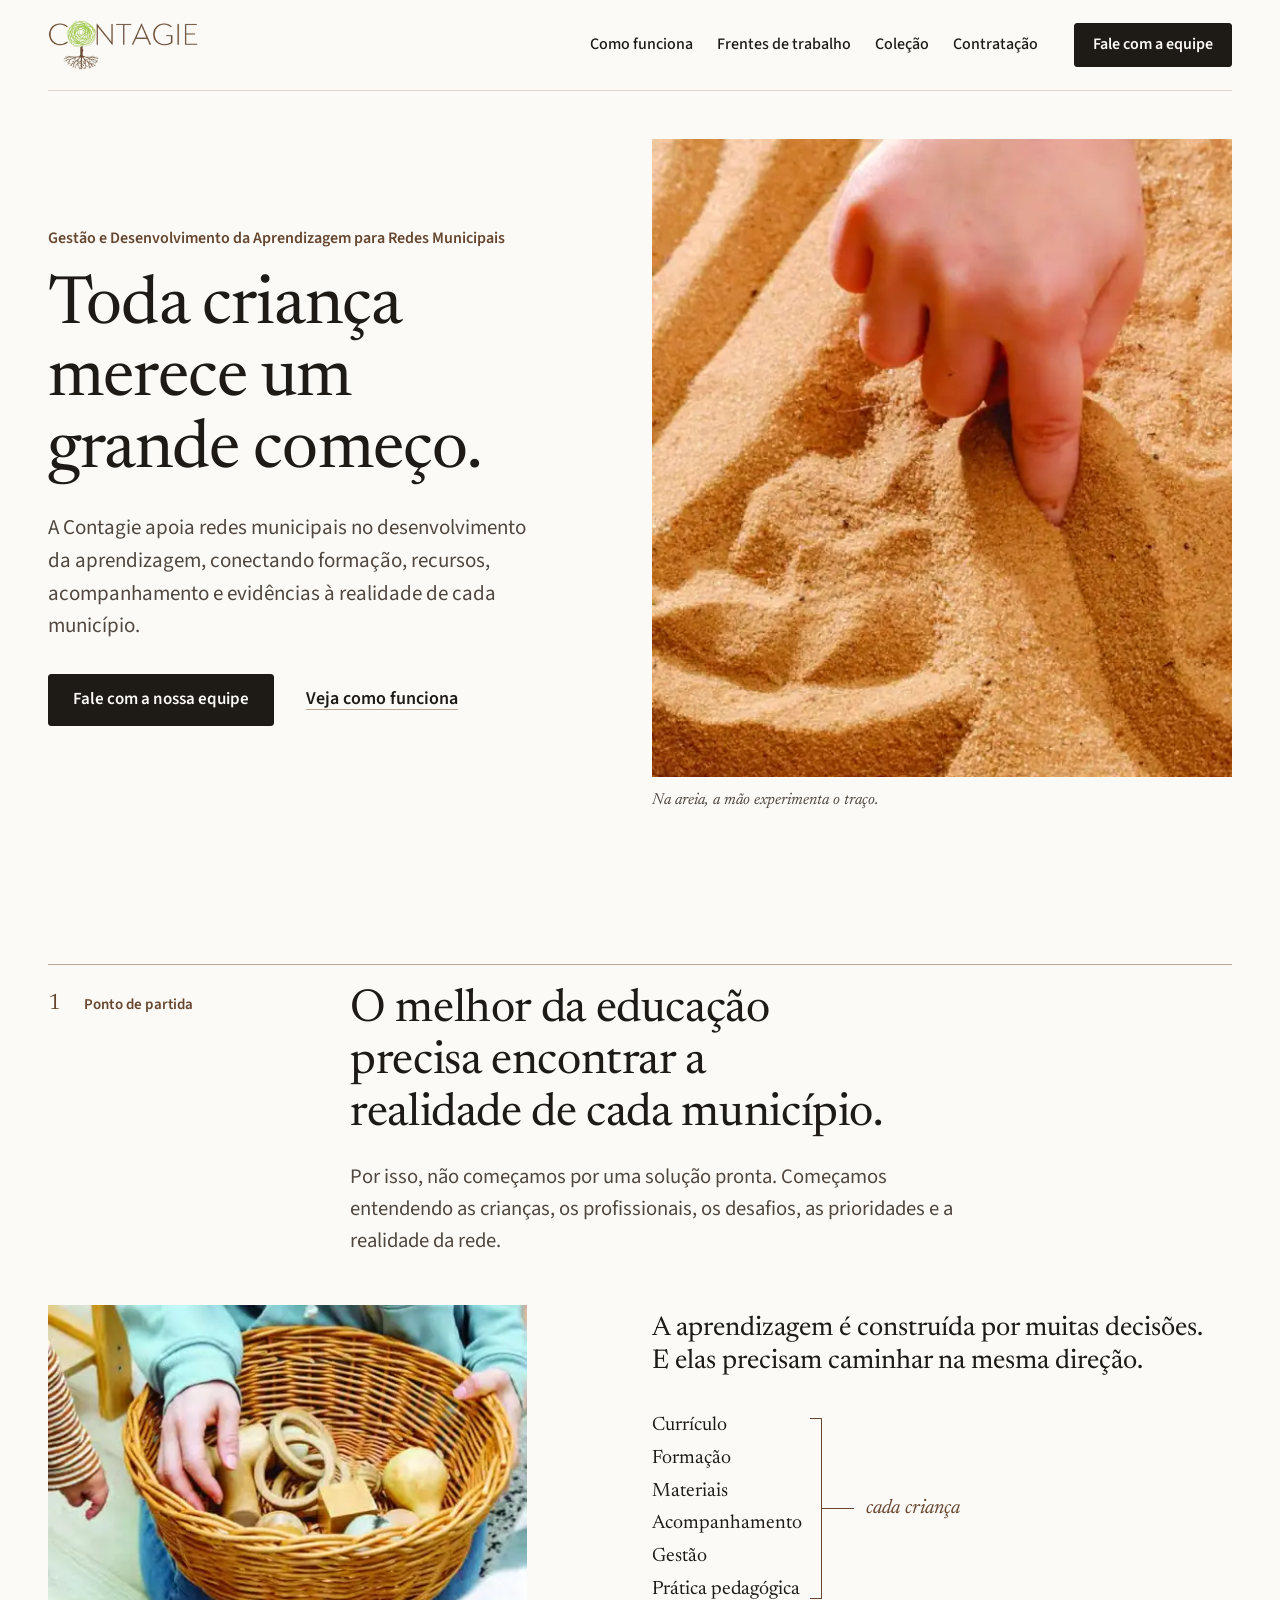
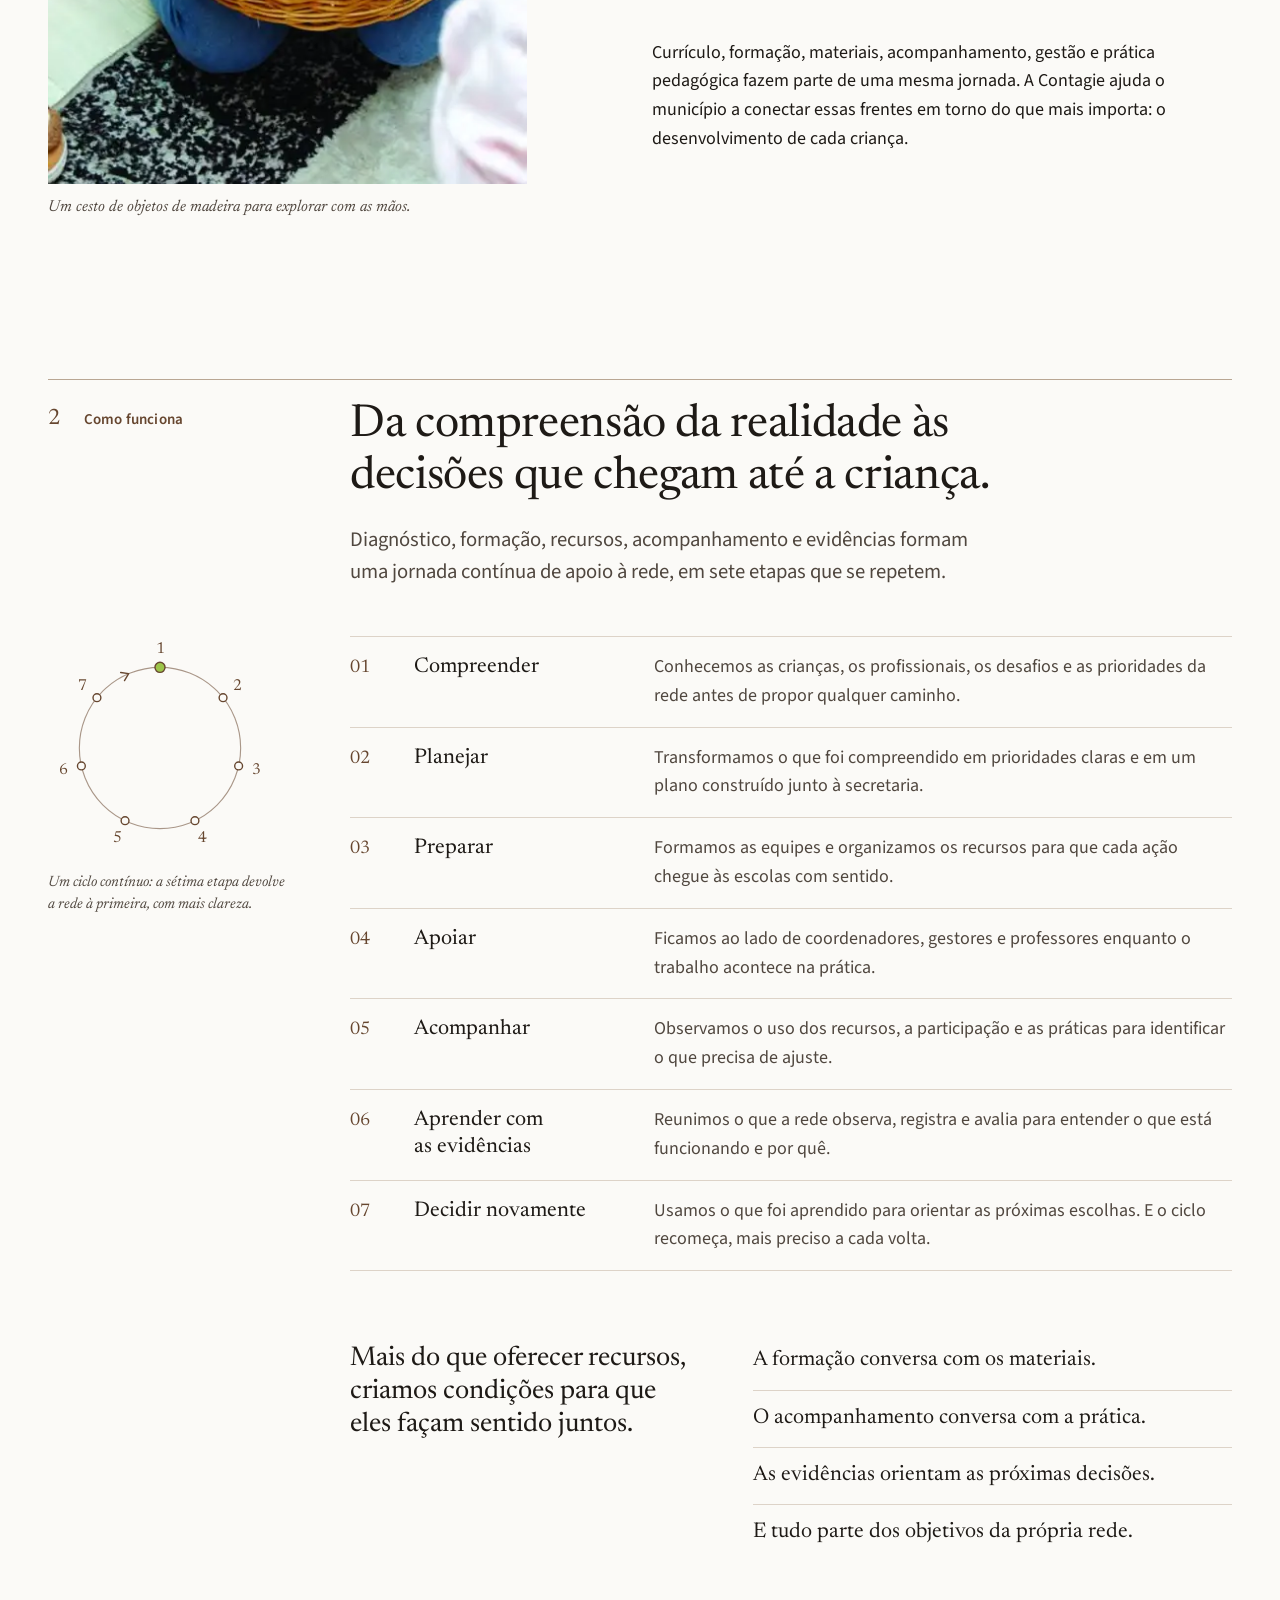
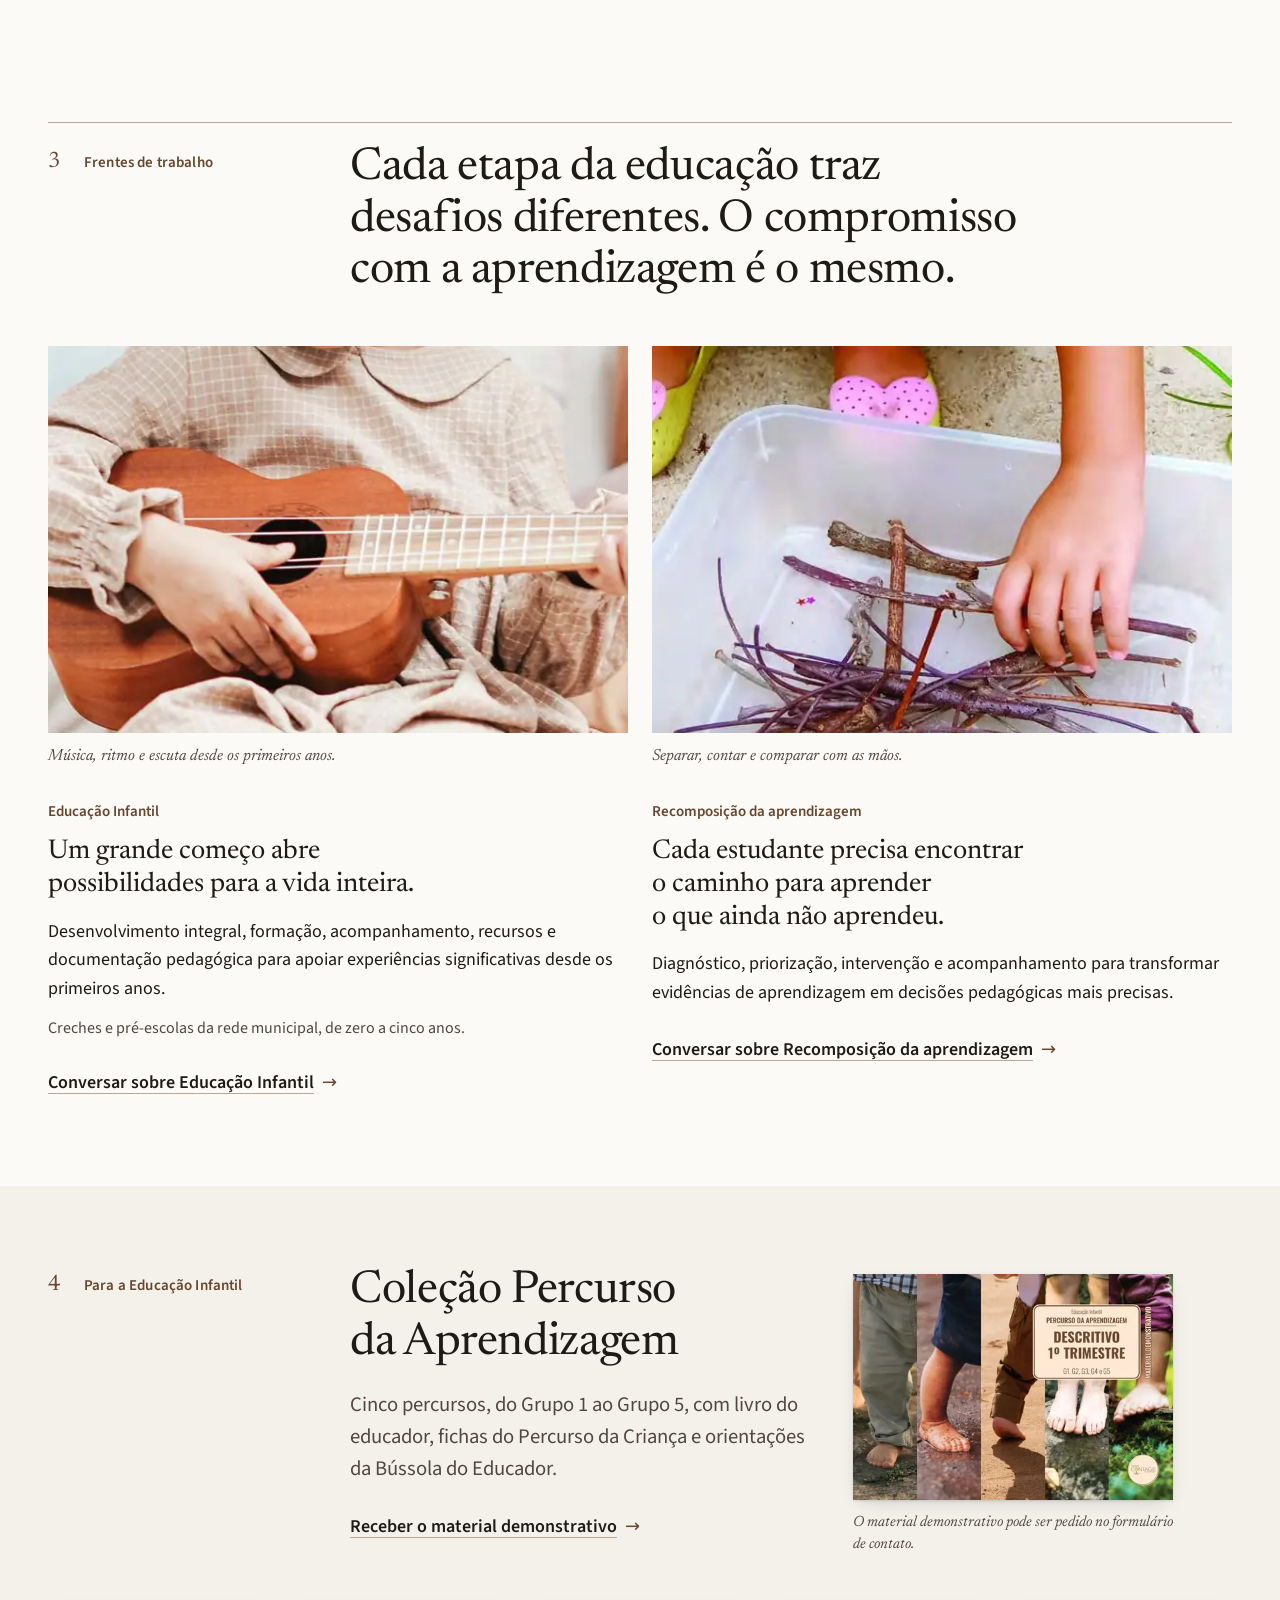
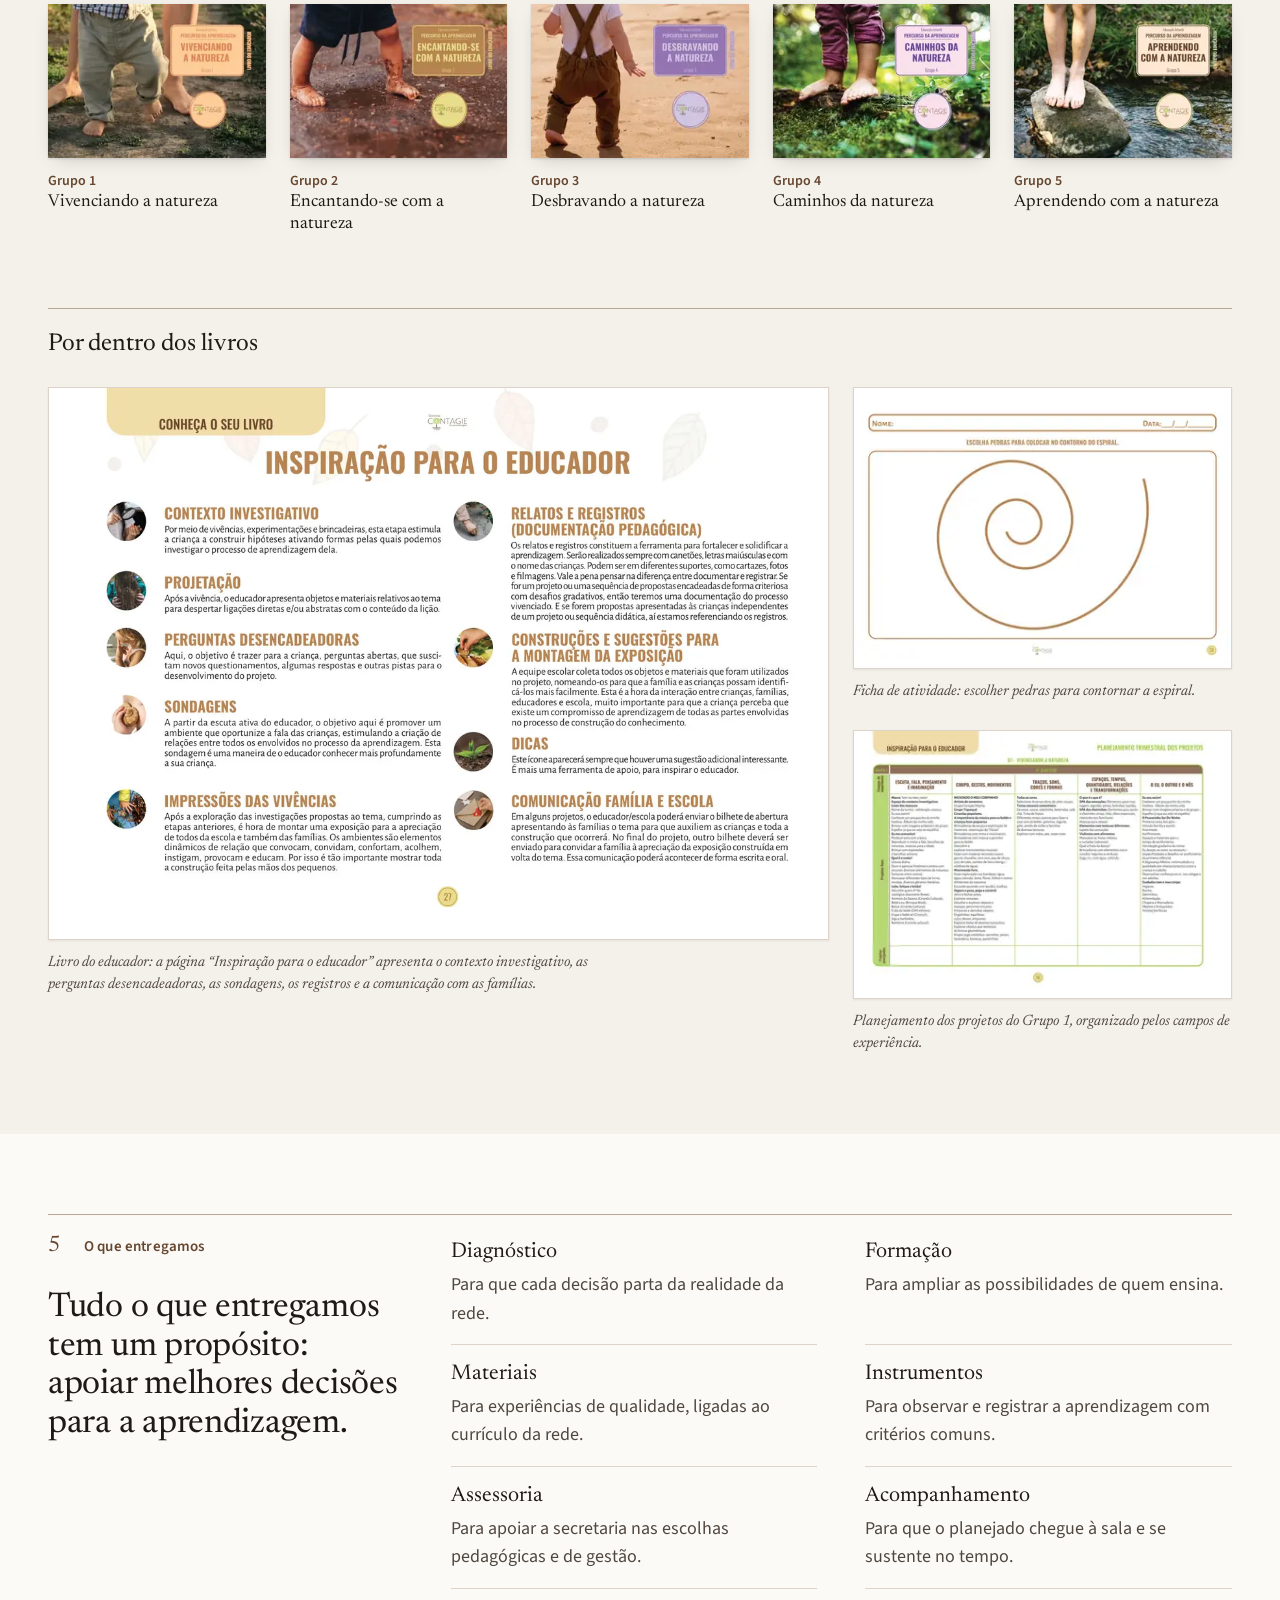
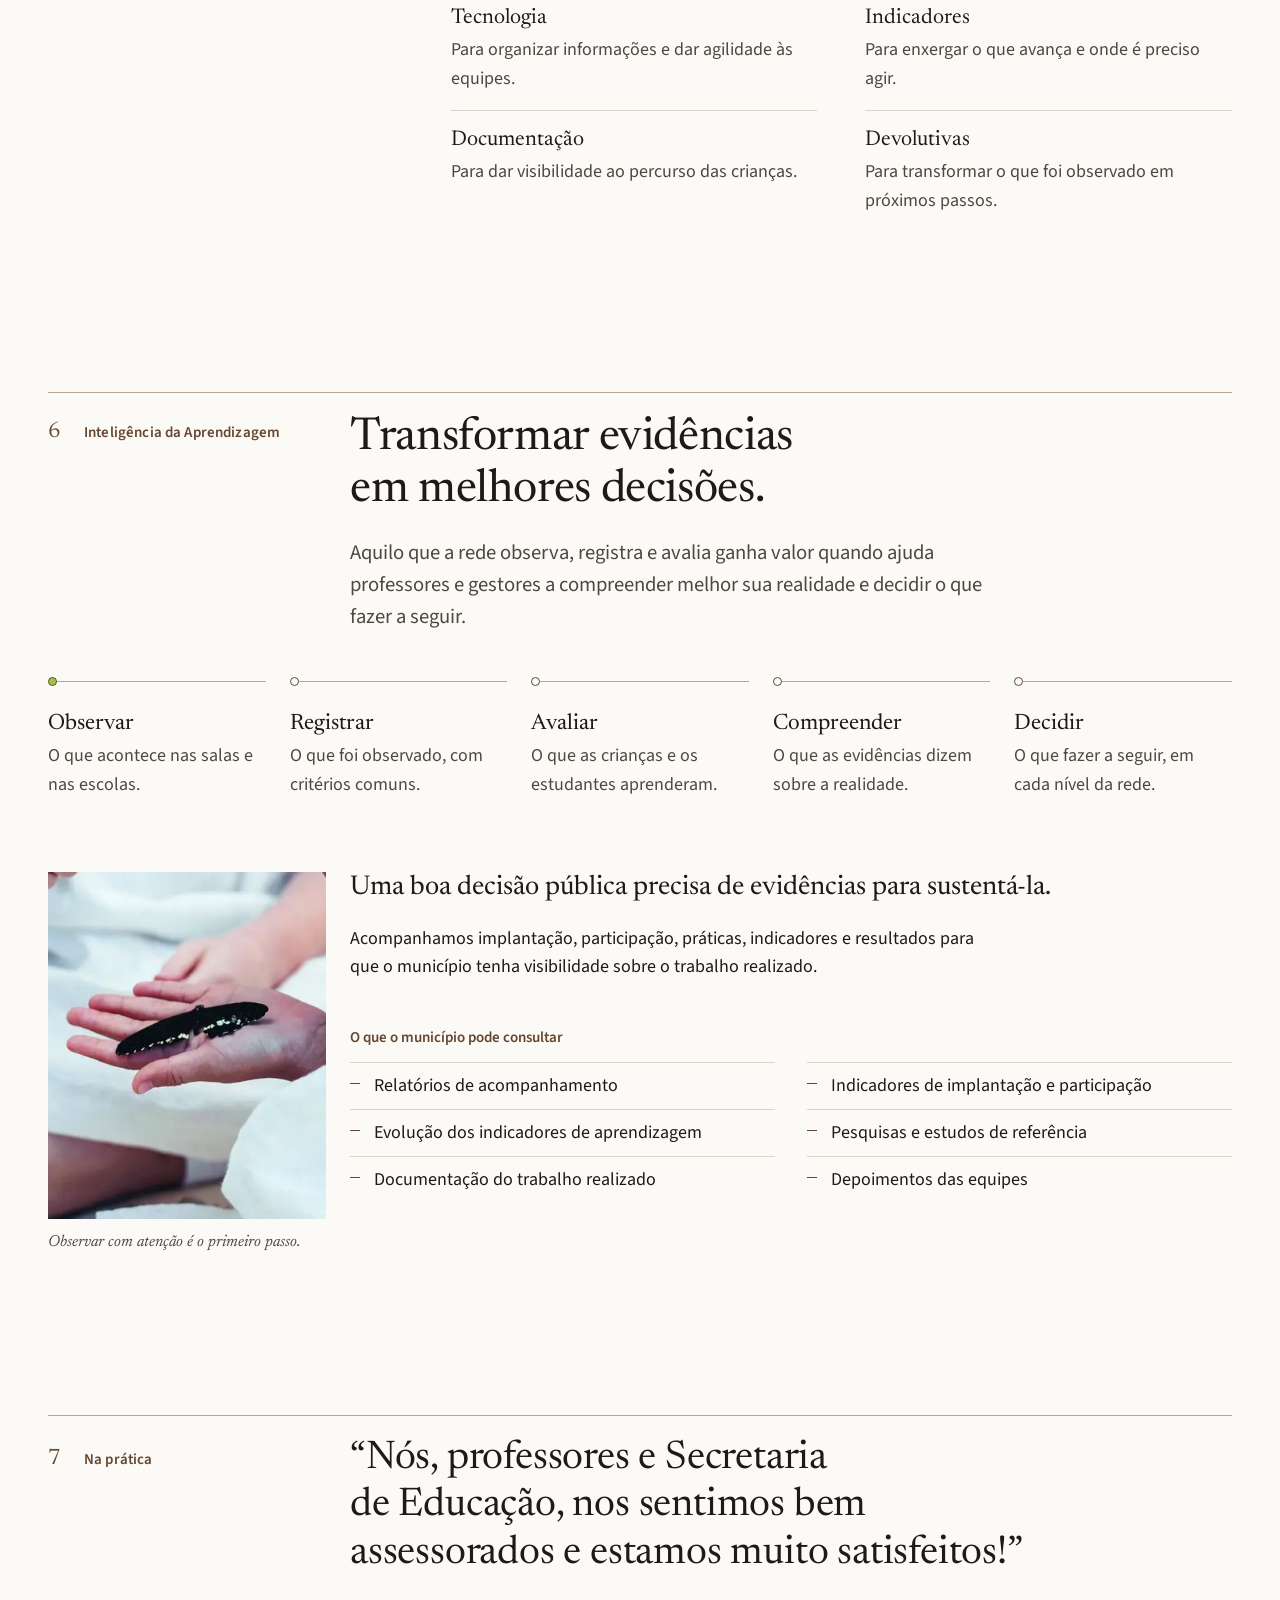
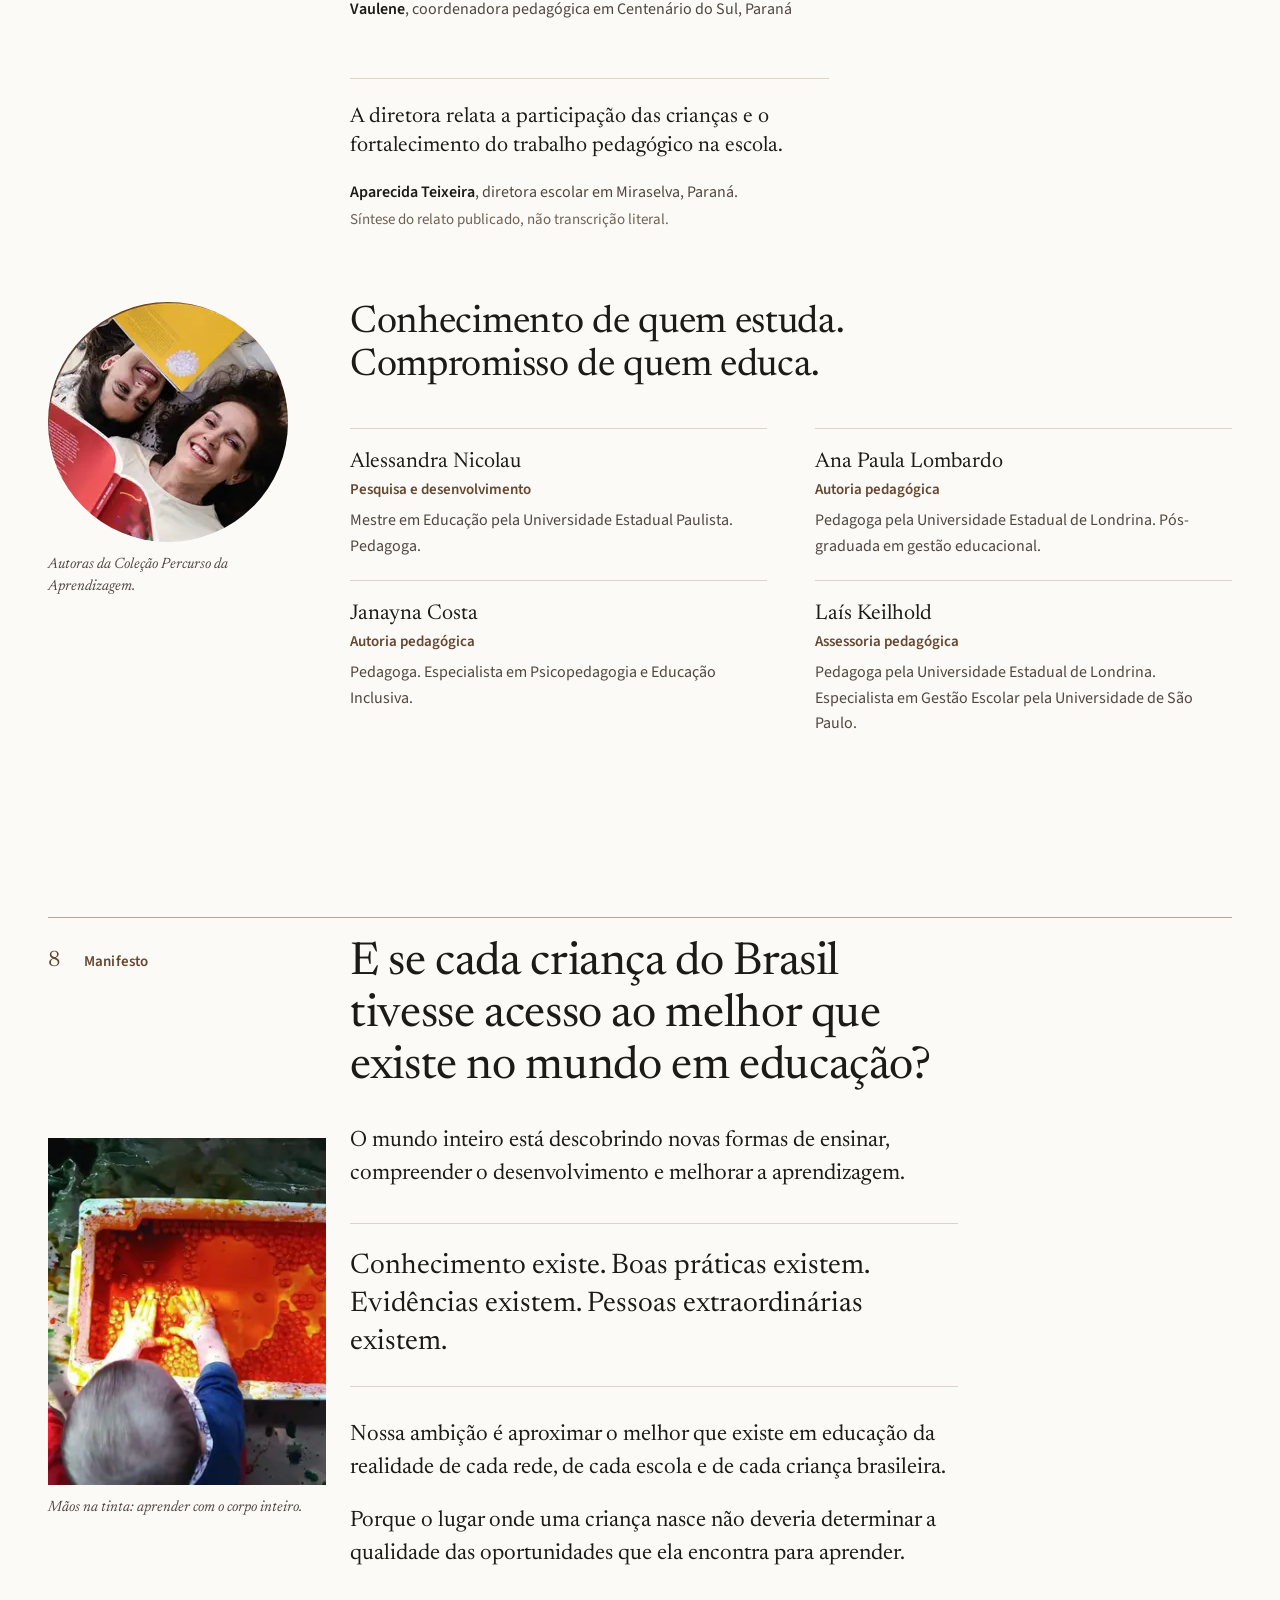
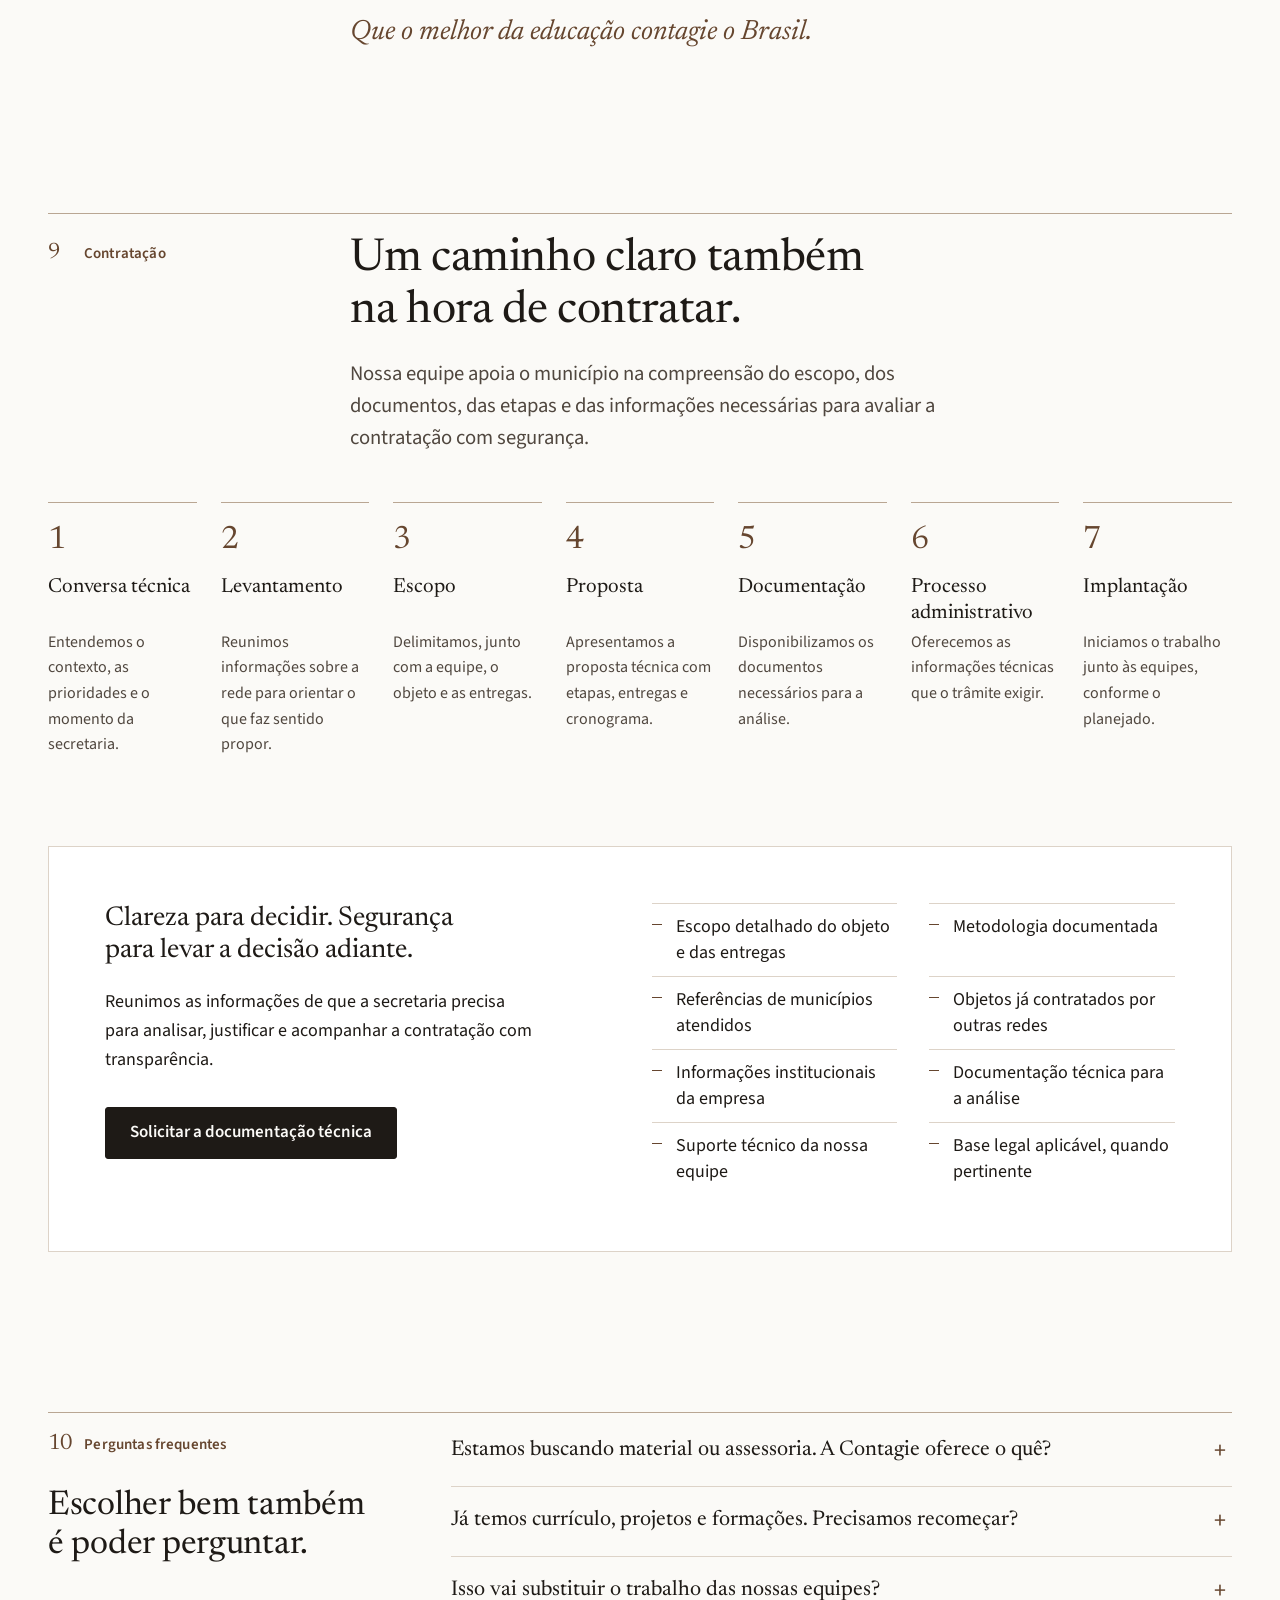
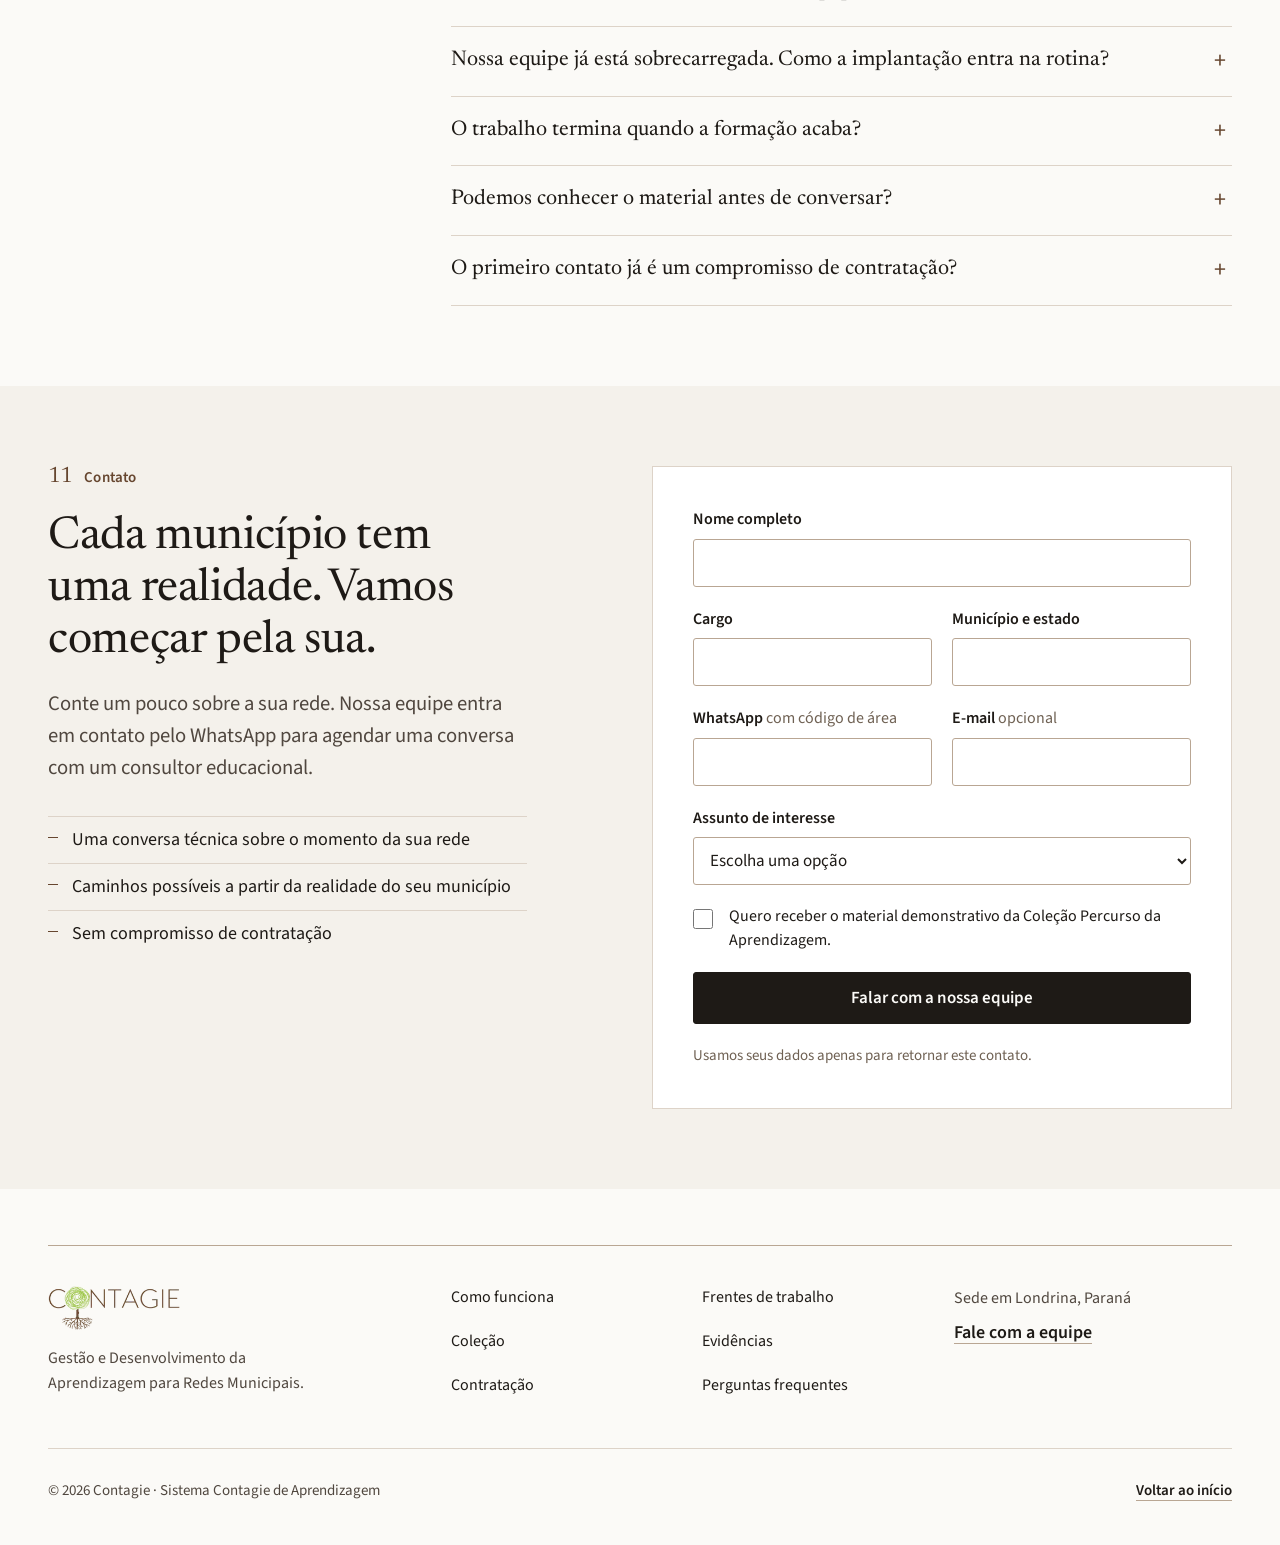
<file: direcoes/caderno/index.html>
<!DOCTYPE html>
<html lang="pt-BR">
<head>
<meta charset="utf-8">
<meta name="viewport" content="width=device-width, initial-scale=1">
<title>Contagie · Toda criança merece um grande começo</title>
<meta name="description" content="A Contagie apoia redes municipais no desenvolvimento da aprendizagem, conectando formação, recursos, acompanhamento e evidências à realidade de cada município.">
<!-- Versão de trabalho: remover a linha abaixo quando o site for publicado no endereço definitivo. -->
<meta name="robots" content="noindex, nofollow">
<meta name="theme-color" content="#fbfaf7">
<link rel="icon" href="../../favicon.svg" type="image/svg+xml">
<link rel="apple-touch-icon" href="../../assets/marca/icone-180.png">
<meta property="og:type" content="website">
<meta property="og:locale" content="pt_BR">
<meta property="og:site_name" content="Contagie">
<meta property="og:title" content="Toda criança merece um grande começo">
<meta property="og:description" content="Gestão e Desenvolvimento da Aprendizagem para Redes Municipais: formação, recursos, acompanhamento e evidências conectados à realidade de cada município.">
<!-- Na publicação definitiva, trocar pelo endereço completo da imagem para que ela apareça no WhatsApp. -->
<meta property="og:image" content="../../assets/marca/compartilhamento.jpg">
<meta property="og:image:width" content="1200">
<meta property="og:image:height" content="630">
<link rel="preload" href="ativos/fontes/newsreader-variavel.woff2" as="font" type="font/woff2" crossorigin>
<link rel="preload" href="ativos/fontes/source-sans-3-variavel.woff2" as="font" type="font/woff2" crossorigin>
<link rel="stylesheet" href="estilo.css">
<script>document.documentElement.classList.add('js');</script>
<script src="script.js" defer></script>
<script type="application/ld+json">
{
  "@context": "https://schema.org",
  "@type": "EducationalOrganization",
  "name": "Contagie",
  "alternateName": "Sistema Contagie de Aprendizagem",
  "description": "Gestão e Desenvolvimento da Aprendizagem para Redes Municipais.",
  "address": { "@type": "PostalAddress", "addressLocality": "Londrina", "addressRegion": "Paraná", "addressCountry": "BR" }
}
</script>
</head>
<body>

<a class="pular" href="#conteudo">Pular para o conteúdo principal</a>

<header class="topo">
  <div class="recipiente topo__interno">
    <a class="marca" href="#inicio"><img src="ativos/imagens/logotipo-240.webp" width="150" height="50" alt="Contagie, voltar ao início"></a>
    <button class="menu-botao" type="button" aria-expanded="false" aria-controls="navegacao" data-menu-botao>
      <span>Menu</span>
      <span class="menu-botao__icone" aria-hidden="true"></span>
    </button>
    <nav class="navegacao" id="navegacao" aria-label="Principal" data-navegacao>
      <ul>
        <li><a href="#como-funciona">Como funciona</a></li>
        <li><a href="#frentes">Frentes de trabalho</a></li>
        <li><a href="#colecao">Coleção</a></li>
        <li><a href="#contratacao">Contratação</a></li>
      </ul>
      <a class="botao botao--pequeno" href="#contato">Fale com a equipe</a>
    </nav>
  </div>
</header>

<main id="conteudo" tabindex="-1">

  <!-- Abertura -->
  <section class="abertura" id="inicio" aria-labelledby="titulo-abertura">
    <div class="recipiente grade">
      <div class="abertura__texto">
        <p class="abertura__sobre">Gestão e Desenvolvimento da Aprendizagem para Redes Municipais</p>
        <h1 id="titulo-abertura">Toda criança merece um grande começo.</h1>
        <p class="abertura__lead">A Contagie apoia redes municipais no desenvolvimento da aprendizagem, conectando formação, recursos, acompanhamento e evidências à realidade de cada município.</p>
        <div class="acoes">
          <a class="botao" href="#contato">Fale com a nossa equipe</a>
          <a class="link" href="#como-funciona">Veja como funciona</a>
        </div>
      </div>
      <figure class="abertura__foto">
        <picture>
          <source media="(max-width: 47.99rem)" srcset="ativos/imagens/areia-paisagem-420.webp 420w, ativos/imagens/areia-paisagem-800.webp 800w" sizes="calc(100vw - 2rem)" width="800" height="600">
          <img src="ativos/imagens/areia-retrato-600.webp" srcset="ativos/imagens/areia-retrato-460.webp 460w, ativos/imagens/areia-retrato-600.webp 600w" sizes="(min-width: 80rem) 36rem, 44vw" width="600" height="720" fetchpriority="high" alt="Mão de uma criança desenhando com o dedo na areia.">
        </picture>
        <figcaption>Na areia, a mão experimenta o traço.</figcaption>
      </figure>
    </div>
  </section>

  <!-- 1. Ponto de partida e o desafio -->
  <section class="secao" id="ponto-de-partida" aria-labelledby="titulo-partida">
    <div class="recipiente">
      <div class="cabeca grade">
        <p class="rotulo"><span class="rotulo__numero">1</span>Ponto de partida</p>
        <div class="cabeca__texto">
          <h2 class="titulo" id="titulo-partida">O melhor da educação precisa encontrar a realidade de cada município.</h2>
          <p class="lead">Por isso, não começamos por uma solução pronta. Começamos entendendo as crianças, os profissionais, os desafios, as prioridades e a realidade da rede.</p>
        </div>
      </div>

      <div class="grade desafio">
        <figure class="desafio__foto">
          <img src="ativos/imagens/cesto-486.webp" srcset="ativos/imagens/cesto-400.webp 400w, ativos/imagens/cesto-486.webp 486w" sizes="(min-width: 64rem) 30rem, calc(100vw - 2rem)" width="486" height="486" loading="lazy" decoding="async" alt="Crianças pequenas em volta de um cesto de vime cheio de argolas e objetos de madeira.">
          <figcaption>Um cesto de objetos de madeira para explorar com as mãos.</figcaption>
        </figure>
        <div class="desafio__texto">
          <h3 class="subtitulo">A aprendizagem é construída por muitas decisões. E elas precisam caminhar na mesma direção.</h3>
          <div class="convergencia">
            <ul class="convergencia__lista">
              <li>Currículo</li>
              <li>Formação</li>
              <li>Materiais</li>
              <li>Acompanhamento</li>
              <li>Gestão</li>
              <li>Prática pedagógica</li>
            </ul>
            <p class="convergencia__alvo">cada criança</p>
          </div>
          <p>Currículo, formação, materiais, acompanhamento, gestão e prática pedagógica fazem parte de uma mesma jornada. A Contagie ajuda o município a conectar essas frentes em torno do que mais importa: o desenvolvimento de cada criança.</p>
        </div>
      </div>
    </div>
  </section>

  <!-- 2. Como funciona -->
  <section class="secao" id="como-funciona" aria-labelledby="titulo-como">
    <div class="recipiente">
      <div class="cabeca grade">
        <p class="rotulo"><span class="rotulo__numero">2</span>Como funciona</p>
        <div class="cabeca__texto">
          <h2 class="titulo" id="titulo-como">Da compreensão da realidade às decisões que chegam até a criança.</h2>
          <p class="lead">Diagnóstico, formação, recursos, acompanhamento e evidências formam uma jornada contínua de apoio à rede, em sete etapas que se repetem.</p>
        </div>
      </div>

      <div class="grade ciclo">
        <figure class="ciclo__desenho">
          <svg viewBox="0 0 200 200" role="img" aria-labelledby="ciclo-legenda">
            <circle class="ciclo__trilho" cx="100" cy="100" r="72"/>
            <path class="ciclo__seta" d="M68.3 39.8 72 33.6 64.9 32.6"/>
            <g class="ciclo__pontos">
              <circle class="ciclo__primeiro" cx="100" cy="28" r="4.5"/>
              <circle cx="156.3" cy="55.1" r="3.5"/>
              <circle cx="170.2" cy="116" r="3.5"/>
              <circle cx="131.2" cy="164.9" r="3.5"/>
              <circle cx="68.8" cy="164.9" r="3.5"/>
              <circle cx="29.8" cy="116" r="3.5"/>
              <circle cx="43.7" cy="55.1" r="3.5"/>
            </g>
            <g class="ciclo__numeros" aria-hidden="true">
              <text x="100" y="12">1</text>
              <text x="169" y="45">2</text>
              <text x="186" y="120">3</text>
              <text x="138" y="180">4</text>
              <text x="62" y="180">5</text>
              <text x="14" y="120">6</text>
              <text x="31" y="45">7</text>
            </g>
          </svg>
          <figcaption id="ciclo-legenda">Um ciclo contínuo: a sétima etapa devolve a rede à primeira, com mais clareza.</figcaption>
        </figure>

        <ol class="etapas">
          <li><span class="etapas__numero">01</span><h3>Compreender</h3><p>Conhecemos as crianças, os profissionais, os desafios e as prioridades da rede antes de propor qualquer caminho.</p></li>
          <li><span class="etapas__numero">02</span><h3>Planejar</h3><p>Transformamos o que foi compreendido em prioridades claras e em um plano construído junto à secretaria.</p></li>
          <li><span class="etapas__numero">03</span><h3>Preparar</h3><p>Formamos as equipes e organizamos os recursos para que cada ação chegue às escolas com sentido.</p></li>
          <li><span class="etapas__numero">04</span><h3>Apoiar</h3><p>Ficamos ao lado de coordenadores, gestores e professores enquanto o trabalho acontece na prática.</p></li>
          <li><span class="etapas__numero">05</span><h3>Acompanhar</h3><p>Observamos o uso dos recursos, a participação e as práticas para identificar o que precisa de ajuste.</p></li>
          <li><span class="etapas__numero">06</span><h3>Aprender com as evidências</h3><p>Reunimos o que a rede observa, registra e avalia para entender o que está funcionando e por quê.</p></li>
          <li><span class="etapas__numero">07</span><h3>Decidir novamente</h3><p>Usamos o que foi aprendido para orientar as próximas escolhas. E o ciclo recomeça, mais preciso a cada volta.</p></li>
        </ol>
      </div>

      <div class="grade conexoes">
        <h3 class="subtitulo conexoes__titulo">Mais do que oferecer recursos, criamos condições para que eles façam sentido juntos.</h3>
        <ul class="conexoes__lista">
          <li>A formação conversa com os materiais.</li>
          <li>O acompanhamento conversa com a prática.</li>
          <li>As evidências orientam as próximas decisões.</li>
          <li>E tudo parte dos objetivos da própria rede.</li>
        </ul>
      </div>
    </div>
  </section>

  <!-- 3. Frentes de trabalho -->
  <section class="secao" id="frentes" aria-labelledby="titulo-frentes">
    <div class="recipiente">
      <div class="cabeca grade">
        <p class="rotulo"><span class="rotulo__numero">3</span>Frentes de trabalho</p>
        <div class="cabeca__texto">
          <h2 class="titulo" id="titulo-frentes">Cada etapa da educação traz desafios diferentes. O compromisso com a aprendizagem é o mesmo.</h2>
        </div>
      </div>

      <div class="grade frentes">
        <article class="frente" id="educacao-infantil" aria-labelledby="titulo-infantil">
          <figure class="frente__foto">
            <img src="ativos/imagens/ukulele-600.webp" srcset="ativos/imagens/ukulele-480.webp 480w, ativos/imagens/ukulele-600.webp 600w, ativos/imagens/ukulele-779.webp 779w" sizes="(min-width: 64rem) 36rem, calc(100vw - 2rem)" width="779" height="584" loading="lazy" decoding="async" alt="Criança pequena de vestido xadrez tocando um ukulele de madeira no colo.">
            <figcaption>Música, ritmo e escuta desde os primeiros anos.</figcaption>
          </figure>
          <p class="frente__area">Educação Infantil</p>
          <h3 class="subtitulo" id="titulo-infantil">Um grande começo abre possibilidades para a vida inteira.</h3>
          <p>Desenvolvimento integral, formação, acompanhamento, recursos e documentação pedagógica para apoiar experiências significativas desde os primeiros anos.</p>
          <p class="frente__publico">Creches e pré-escolas da rede municipal, de zero a cinco anos.</p>
          <a class="link link--seta" href="#contato" data-assunto="Educação Infantil"><span>Conversar sobre Educação Infantil</span></a>
        </article>

        <article class="frente" id="recomposicao" aria-labelledby="titulo-recomposicao">
          <figure class="frente__foto">
            <img src="ativos/imagens/gravetos-616.webp" srcset="ativos/imagens/gravetos-480.webp 480w, ativos/imagens/gravetos-616.webp 616w" sizes="(min-width: 64rem) 36rem, calc(100vw - 2rem)" width="616" height="462" loading="lazy" decoding="async" alt="Mão de uma criança organizando gravetos dentro de uma caixa transparente.">
            <figcaption>Separar, contar e comparar com as mãos.</figcaption>
          </figure>
          <p class="frente__area">Recomposição da aprendizagem</p>
          <h3 class="subtitulo" id="titulo-recomposicao">Cada estudante precisa encontrar o caminho para aprender o que ainda não aprendeu.</h3>
          <p>Diagnóstico, priorização, intervenção e acompanhamento para transformar evidências de aprendizagem em decisões pedagógicas mais precisas.</p>
          <a class="link link--seta" href="#contato" data-assunto="Recomposição da aprendizagem"><span>Conversar sobre Recomposição da aprendizagem</span></a>
        </article>
      </div>
    </div>
  </section>

  <!-- 4. Coleção Percurso da Aprendizagem -->
  <section class="secao secao--faixa" id="colecao" aria-labelledby="titulo-colecao">
    <div class="recipiente">
      <div class="cabeca grade">
        <p class="rotulo"><span class="rotulo__numero">4</span>Para a Educação Infantil</p>
        <div class="cabeca__texto">
          <h2 class="titulo" id="titulo-colecao">Coleção Percurso da Aprendizagem</h2>
          <p class="lead">Cinco percursos, do Grupo 1 ao Grupo 5, com livro do educador, fichas do Percurso da Criança e orientações da Bússola do Educador.</p>
          <a class="link link--seta" href="#contato" data-amostra><span>Receber o material demonstrativo</span></a>
        </div>
        <figure class="colecao__material">
          <img src="ativos/imagens/material-demonstrativo-480.webp" srcset="ativos/imagens/material-demonstrativo-480.webp 480w, ativos/imagens/material-demonstrativo-800.webp 800w" sizes="(min-width: 64rem) 23rem, calc(100vw - 2rem)" width="800" height="566" loading="lazy" decoding="async" alt="Capa do material demonstrativo da Coleção Percurso da Aprendizagem, com fotografias de pés de crianças na natureza.">
          <figcaption>O material demonstrativo pode ser pedido no formulário de contato.</figcaption>
        </figure>
      </div>

      <ol class="livros">
        <li><img src="ativos/imagens/capa-grupo-1-280.webp" srcset="ativos/imagens/capa-grupo-1-280.webp 280w, ativos/imagens/capa-grupo-1-480.webp 480w" sizes="(min-width: 64rem) 14rem, 45vw" width="280" height="198" loading="lazy" decoding="async" alt="Capa do livro do educador do Grupo 1, Vivenciando a natureza."><p><span>Grupo 1</span>Vivenciando a natureza</p></li>
        <li><img src="ativos/imagens/capa-grupo-2-280.webp" srcset="ativos/imagens/capa-grupo-2-280.webp 280w, ativos/imagens/capa-grupo-2-480.webp 480w" sizes="(min-width: 64rem) 14rem, 45vw" width="280" height="198" loading="lazy" decoding="async" alt="Capa do livro do educador do Grupo 2, Encantando-se com a natureza."><p><span>Grupo 2</span>Encantando-se com a natureza</p></li>
        <li><img src="ativos/imagens/capa-grupo-3-280.webp" srcset="ativos/imagens/capa-grupo-3-280.webp 280w, ativos/imagens/capa-grupo-3-480.webp 480w" sizes="(min-width: 64rem) 14rem, 45vw" width="280" height="198" loading="lazy" decoding="async" alt="Capa do livro do educador do Grupo 3, Desbravando a natureza."><p><span>Grupo 3</span>Desbravando a natureza</p></li>
        <li><img src="ativos/imagens/capa-grupo-4-280.webp" srcset="ativos/imagens/capa-grupo-4-280.webp 280w, ativos/imagens/capa-grupo-4-480.webp 480w" sizes="(min-width: 64rem) 14rem, 45vw" width="280" height="198" loading="lazy" decoding="async" alt="Capa do livro do educador do Grupo 4, Caminhos da natureza."><p><span>Grupo 4</span>Caminhos da natureza</p></li>
        <li><img src="ativos/imagens/capa-grupo-5-280.webp" srcset="ativos/imagens/capa-grupo-5-280.webp 280w, ativos/imagens/capa-grupo-5-480.webp 480w" sizes="(min-width: 64rem) 14rem, 45vw" width="280" height="198" loading="lazy" decoding="async" alt="Capa do livro do educador do Grupo 5, Aprendendo com a natureza."><p><span>Grupo 5</span>Aprendendo com a natureza</p></li>
      </ol>

      <div class="grade paginas">
        <h3 class="paginas__titulo">Por dentro dos livros</h3>
        <figure class="pagina pagina--grande">
          <img src="ativos/imagens/pagina-inspiracao-720.webp" srcset="ativos/imagens/pagina-inspiracao-720.webp 720w, ativos/imagens/pagina-inspiracao-1200.webp 1200w" sizes="(min-width: 64rem) 46rem, calc(100vw - 2rem)" width="1200" height="849" loading="lazy" decoding="async" alt="Página do livro do educador intitulada Inspiração para o educador, com seções ilustradas sobre contexto investigativo, projetação, perguntas desencadeadoras, sondagens, registros e comunicação com as famílias.">
          <figcaption>Livro do educador: a página “Inspiração para o educador” apresenta o contexto investigativo, as perguntas desencadeadoras, as sondagens, os registros e a comunicação com as famílias.</figcaption>
        </figure>
        <figure class="pagina pagina--a">
          <img src="ativos/imagens/pagina-espiral-400.webp" srcset="ativos/imagens/pagina-espiral-400.webp 400w, ativos/imagens/pagina-espiral-720.webp 720w" sizes="(min-width: 64rem) 22rem, calc(100vw - 2rem)" width="720" height="535" loading="lazy" decoding="async" alt="Ficha de atividade com campos para nome e data e uma grande espiral desenhada em marrom.">
          <figcaption>Ficha de atividade: escolher pedras para contornar a espiral.</figcaption>
        </figure>
        <figure class="pagina pagina--b">
          <img src="ativos/imagens/pagina-planejamento-400.webp" srcset="ativos/imagens/pagina-planejamento-400.webp 400w, ativos/imagens/pagina-planejamento-720.webp 720w" sizes="(min-width: 64rem) 22rem, calc(100vw - 2rem)" width="720" height="509" loading="lazy" decoding="async" alt="Página de planejamento trimestral dos projetos do Grupo 1, organizada em colunas pelos campos de experiência.">
          <figcaption>Planejamento dos projetos do Grupo 1, organizado pelos campos de experiência.</figcaption>
        </figure>
      </div>
    </div>
  </section>

  <!-- 5. O que entregamos -->
  <section class="secao" id="entregas" aria-labelledby="titulo-entregas">
    <div class="recipiente">
      <div class="grade lateral">
        <div class="lateral__cabeca">
          <p class="rotulo"><span class="rotulo__numero">5</span>O que entregamos</p>
          <h2 class="titulo titulo--medio" id="titulo-entregas">Tudo o que entregamos tem um propósito: apoiar melhores decisões para a aprendizagem.</h2>
        </div>
        <dl class="entregas">
          <div><dt>Diagnóstico</dt><dd>Para que cada decisão parta da realidade da rede.</dd></div>
          <div><dt>Formação</dt><dd>Para ampliar as possibilidades de quem ensina.</dd></div>
          <div><dt>Materiais</dt><dd>Para experiências de qualidade, ligadas ao currículo da rede.</dd></div>
          <div><dt>Instrumentos</dt><dd>Para observar e registrar a aprendizagem com critérios comuns.</dd></div>
          <div><dt>Assessoria</dt><dd>Para apoiar a secretaria nas escolhas pedagógicas e de gestão.</dd></div>
          <div><dt>Acompanhamento</dt><dd>Para que o planejado chegue à sala e se sustente no tempo.</dd></div>
          <div><dt>Tecnologia</dt><dd>Para organizar informações e dar agilidade às equipes.</dd></div>
          <div><dt>Indicadores</dt><dd>Para enxergar o que avança e onde é preciso agir.</dd></div>
          <div><dt>Documentação</dt><dd>Para dar visibilidade ao percurso das crianças.</dd></div>
          <div><dt>Devolutivas</dt><dd>Para transformar o que foi observado em próximos passos.</dd></div>
        </dl>
      </div>
    </div>
  </section>

  <!-- 6. Inteligência da Aprendizagem -->
  <section class="secao" id="evidencias" aria-labelledby="titulo-evidencias">
    <div class="recipiente">
      <div class="cabeca grade">
        <p class="rotulo"><span class="rotulo__numero">6</span>Inteligência da Aprendizagem</p>
        <div class="cabeca__texto">
          <h2 class="titulo" id="titulo-evidencias">Transformar evidências em melhores decisões.</h2>
          <p class="lead">Aquilo que a rede observa, registra e avalia ganha valor quando ajuda professores e gestores a compreender melhor sua realidade e decidir o que fazer a seguir.</p>
        </div>
      </div>

      <ol class="fluxo">
        <li><h3>Observar</h3><p>O que acontece nas salas e nas escolas.</p></li>
        <li><h3>Registrar</h3><p>O que foi observado, com critérios comuns.</p></li>
        <li><h3>Avaliar</h3><p>O que as crianças e os estudantes aprenderam.</p></li>
        <li><h3>Compreender</h3><p>O que as evidências dizem sobre a realidade.</p></li>
        <li><h3>Decidir</h3><p>O que fazer a seguir, em cada nível da rede.</p></li>
      </ol>

      <div class="grade consulta">
        <figure class="consulta__foto">
          <img src="ativos/imagens/borboleta-461.webp" srcset="ativos/imagens/borboleta-360.webp 360w, ativos/imagens/borboleta-461.webp 461w" sizes="(min-width: 64rem) 17rem, 60vw" width="461" height="576" loading="lazy" decoding="async" alt="Uma borboleta preta pousada na palma da mão aberta de uma criança.">
          <figcaption>Observar com atenção é o primeiro passo.</figcaption>
        </figure>
        <div class="consulta__texto">
          <h3 class="subtitulo">Uma boa decisão pública precisa de evidências para sustentá-la.</h3>
          <p>Acompanhamos implantação, participação, práticas, indicadores e resultados para que o município tenha visibilidade sobre o trabalho realizado.</p>
          <p class="consulta__rotulo">O que o município pode consultar</p>
          <ul class="lista">
            <li>Relatórios de acompanhamento</li>
            <li>Indicadores de implantação e participação</li>
            <li>Evolução dos indicadores de aprendizagem</li>
            <li>Pesquisas e estudos de referência</li>
            <li>Documentação do trabalho realizado</li>
            <li>Depoimentos das equipes</li>
          </ul>
        </div>
      </div>
    </div>
  </section>

  <!-- 7. Na prática: vozes e equipe -->
  <section class="secao" id="na-pratica" aria-labelledby="titulo-pratica">
    <div class="recipiente">
      <div class="grade vozes">
        <p class="rotulo" id="titulo-pratica"><span class="rotulo__numero">7</span>Na prática</p>
        <figure class="citacao">
          <blockquote>
            <p>“Nós, professores e Secretaria de Educação, nos sentimos bem assessorados e estamos muito satisfeitos!”</p>
          </blockquote>
          <figcaption><strong>Vaulene</strong>, coordenadora pedagógica em Centenário do Sul, Paraná</figcaption>
        </figure>
        <figure class="relato">
          <p>A diretora relata a participação das crianças e o fortalecimento do trabalho pedagógico na escola.</p>
          <figcaption><strong>Aparecida Teixeira</strong>, diretora escolar em Miraselva, Paraná. <span>Síntese do relato publicado, não transcrição literal.</span></figcaption>
        </figure>
      </div>

      <div class="grade equipe">
        <figure class="equipe__foto">
          <img src="ativos/imagens/autoras-400.webp" srcset="ativos/imagens/autoras-240.webp 240w, ativos/imagens/autoras-400.webp 400w" sizes="(min-width: 64rem) 15rem, 12rem" width="400" height="400" loading="lazy" decoding="async" alt="Duas autoras da coleção sorrindo, deitadas lado a lado entre livros abertos.">
          <figcaption>Autoras da Coleção Percurso da Aprendizagem.</figcaption>
        </figure>
        <div class="equipe__texto">
          <h2 class="titulo titulo--medio">Conhecimento de quem estuda. Compromisso de quem educa.</h2>
          <ul class="pessoas">
            <li><p class="pessoas__nome">Alessandra Nicolau</p><p class="pessoas__papel">Pesquisa e desenvolvimento</p><p>Mestre em Educação pela Universidade Estadual Paulista. Pedagoga.</p></li>
            <li><p class="pessoas__nome">Ana Paula Lombardo</p><p class="pessoas__papel">Autoria pedagógica</p><p>Pedagoga pela Universidade Estadual de Londrina. Pós-graduada em gestão educacional.</p></li>
            <li><p class="pessoas__nome">Janayna Costa</p><p class="pessoas__papel">Autoria pedagógica</p><p>Pedagoga. Especialista em Psicopedagogia e Educação Inclusiva.</p></li>
            <li><p class="pessoas__nome">Laís Keilhold</p><p class="pessoas__papel">Assessoria pedagógica</p><p>Pedagoga pela Universidade Estadual de Londrina. Especialista em Gestão Escolar pela Universidade de São Paulo.</p></li>
          </ul>
        </div>
      </div>
    </div>
  </section>

  <!-- 8. Manifesto e visão -->
  <!-- O texto do manifesto ainda precisa ser validado pela Aline antes da publicação. -->
  <section class="secao manifesto" id="manifesto" aria-labelledby="titulo-manifesto">
    <div class="recipiente">

      <div class="grade manifesto__grade">
        <p class="rotulo"><span class="rotulo__numero">8</span>Manifesto</p>
        <figure class="manifesto__foto">
          <img src="ativos/imagens/pintura-300.webp" srcset="ativos/imagens/pintura-300.webp 300w, ativos/imagens/pintura-560.webp 560w" sizes="(min-width: 64rem) 17.5rem, 60vw" width="560" height="700" loading="lazy" decoding="async" alt="Criança pequena, vista de costas, com as duas mãos dentro de uma bacia cheia de tinta laranja e bolinhas.">
          <figcaption>Mãos na tinta: aprender com o corpo inteiro.</figcaption>
        </figure>
        <div class="manifesto__texto">
          <h2 class="titulo" id="titulo-manifesto">E se cada criança do Brasil tivesse acesso ao melhor que existe no mundo em educação?</h2>
          <p>O mundo inteiro está descobrindo novas formas de ensinar, compreender o desenvolvimento e melhorar a aprendizagem.</p>
          <p class="manifesto__refrao">Conhecimento existe. Boas práticas existem. Evidências existem. Pessoas extraordinárias existem.</p>
          <p>Nossa ambição é aproximar o melhor que existe em educação da realidade de cada rede, de cada escola e de cada criança brasileira.</p>
          <p>Porque o lugar onde uma criança nasce não deveria determinar a qualidade das oportunidades que ela encontra para aprender.</p>
          <p class="manifesto__lema">Que o melhor da educação contagie o Brasil.</p>
        </div>
      </div>
    </div>
  </section>

  <!-- 9. Contratação -->
  <section class="secao" id="contratacao" aria-labelledby="titulo-contratacao">
    <div class="recipiente">
      <div class="cabeca grade">
        <p class="rotulo"><span class="rotulo__numero">9</span>Contratação</p>
        <div class="cabeca__texto">
          <h2 class="titulo" id="titulo-contratacao">Um caminho claro também na hora de contratar.</h2>
          <p class="lead">Nossa equipe apoia o município na compreensão do escopo, dos documentos, das etapas e das informações necessárias para avaliar a contratação com segurança.</p>
        </div>
      </div>

      <ol class="trilha">
        <li><span class="trilha__numero">1</span><h3>Conversa técnica</h3><p>Entendemos o contexto, as prioridades e o momento da secretaria.</p></li>
        <li><span class="trilha__numero">2</span><h3>Levantamento</h3><p>Reunimos informações sobre a rede para orientar o que faz sentido propor.</p></li>
        <li><span class="trilha__numero">3</span><h3>Escopo</h3><p>Delimitamos, junto com a equipe, o objeto e as entregas.</p></li>
        <li><span class="trilha__numero">4</span><h3>Proposta</h3><p>Apresentamos a proposta técnica com etapas, entregas e cronograma.</p></li>
        <li><span class="trilha__numero">5</span><h3>Documentação</h3><p>Disponibilizamos os documentos necessários para a análise.</p></li>
        <li><span class="trilha__numero">6</span><h3>Processo administrativo</h3><p>Oferecemos as informações técnicas que o trâmite exigir.</p></li>
        <li><span class="trilha__numero">7</span><h3>Implantação</h3><p>Iniciamos o trabalho junto às equipes, conforme o planejado.</p></li>
      </ol>

      <div class="grade seguranca">
        <div class="seguranca__texto">
          <h3 class="subtitulo">Clareza para decidir. Segurança para levar a decisão adiante.</h3>
          <p>Reunimos as informações de que a secretaria precisa para analisar, justificar e acompanhar a contratação com transparência.</p>
          <a class="botao" href="#contato" data-assunto="Documentação técnica">Solicitar a documentação técnica</a>
        </div>
        <ul class="lista seguranca__lista">
          <li>Escopo detalhado do objeto e das entregas</li>
          <li>Metodologia documentada</li>
          <li>Referências de municípios atendidos</li>
          <li>Objetos já contratados por outras redes</li>
          <li>Informações institucionais da empresa</li>
          <li>Documentação técnica para a análise</li>
          <li>Suporte técnico da nossa equipe</li>
          <li>Base legal aplicável, quando pertinente</li>
        </ul>
      </div>
    </div>
  </section>

  <!-- 10. Perguntas frequentes -->
  <section class="secao" id="perguntas" aria-labelledby="titulo-perguntas">
    <div class="recipiente">
      <div class="grade lateral">
        <div class="lateral__cabeca">
          <p class="rotulo"><span class="rotulo__numero">10</span>Perguntas frequentes</p>
          <h2 class="titulo titulo--medio" id="titulo-perguntas">Escolher bem também é poder perguntar.</h2>
        </div>
        <div class="perguntas">
          <details><summary><h3>Estamos buscando material ou assessoria. A Contagie oferece o quê?</h3></summary><p>Os dois fazem parte da proposta. Os materiais oferecem repertório; a formação e a assessoria apoiam o seu uso e o trabalho pedagógico. A conversa com a equipe define como essas frentes entram no contexto da sua rede.</p></details>
          <details><summary><h3>Já temos currículo, projetos e formações. Precisamos recomeçar?</h3></summary><p>Não. O que a rede já construiu entra na conversa. O currículo orienta a formação, os recursos e o acompanhamento, e os projetos em andamento entram no planejamento e podem ser fortalecidos.</p></details>
          <details><summary><h3>Isso vai substituir o trabalho das nossas equipes?</h3></summary><p>Não. O trabalho é construído junto às equipes da secretaria e das escolas, respeitando o papel de cada uma. A formação da Contagie é planejada para somar ao que a rede já realiza.</p></details>
          <details><summary><h3>Nossa equipe já está sobrecarregada. Como a implantação entra na rotina?</h3></summary><p>Tempo, responsabilidades e acompanhamento são combinados desde o planejamento, considerando o calendário e as equipes do município. A proposta mostra o que o trabalho exigirá de cada equipe.</p></details>
          <details><summary><h3>O trabalho termina quando a formação acaba?</h3></summary><p>Não. Depois da formação, acompanhamos o uso dos recursos, apoiamos as decisões da coordenação e da gestão, identificamos novas necessidades e orientamos os próximos passos.</p></details>
          <details><summary><h3>Podemos conhecer o material antes de conversar?</h3></summary><p>Sim. Marque a opção no formulário de contato e a nossa equipe envia o material demonstrativo da Coleção Percurso da Aprendizagem.</p></details>
          <details><summary><h3>O primeiro contato já é um compromisso de contratação?</h3></summary><p>Não. É uma conversa para entender a realidade da rede e apresentar possibilidades. A decisão e os procedimentos de contratação pertencem ao município.</p></details>
        </div>
      </div>
    </div>
  </section>

  <!-- 11. Contato -->
  <section class="secao secao--faixa contato" id="contato" aria-labelledby="titulo-contato">
    <div class="recipiente grade">
      <div class="contato__texto">
        <p class="rotulo"><span class="rotulo__numero">11</span>Contato</p>
        <h2 class="titulo" id="titulo-contato">Cada município tem uma realidade. Vamos começar pela sua.</h2>
        <p class="lead">Conte um pouco sobre a sua rede. Nossa equipe entra em contato pelo WhatsApp para agendar uma conversa com um consultor educacional.</p>
        <ul class="lista">
          <li>Uma conversa técnica sobre o momento da sua rede</li>
          <li>Caminhos possíveis a partir da realidade do seu município</li>
          <li>Sem compromisso de contratação</li>
        </ul>
      </div>

      <form class="formulario" name="contato" method="POST" data-netlify="true" netlify-honeypot="campo-armadilha" data-formulario>
        <input type="hidden" name="form-name" value="contato">
        <p class="formulario__armadilha" aria-hidden="true"><label>Não preencha este campo: <input type="text" name="campo-armadilha" tabindex="-1" autocomplete="off"></label></p>
        <div class="campo">
          <label for="campo-nome">Nome completo</label>
          <input id="campo-nome" name="nome" type="text" autocomplete="name" required aria-describedby="erro-nome">
          <p class="campo__erro" id="erro-nome" hidden></p>
        </div>
        <div class="campo-duplo">
          <div class="campo">
            <label for="campo-cargo">Cargo</label>
            <input id="campo-cargo" name="cargo" type="text" autocomplete="organization-title" required aria-describedby="erro-cargo">
            <p class="campo__erro" id="erro-cargo" hidden></p>
          </div>
          <div class="campo">
            <label for="campo-municipio">Município e estado</label>
            <input id="campo-municipio" name="municipio" type="text" autocomplete="address-level2" required aria-describedby="erro-municipio">
            <p class="campo__erro" id="erro-municipio" hidden></p>
          </div>
        </div>
        <div class="campo-duplo">
          <div class="campo">
            <label for="campo-whatsapp">WhatsApp <span class="campo__ajuda">com código de área</span></label>
            <input id="campo-whatsapp" name="whatsapp" type="tel" inputmode="tel" autocomplete="tel" required aria-describedby="erro-whatsapp">
            <p class="campo__erro" id="erro-whatsapp" hidden></p>
          </div>
          <div class="campo">
            <label for="campo-email">E-mail <span class="campo__ajuda">opcional</span></label>
            <input id="campo-email" name="email" type="email" autocomplete="email" aria-describedby="erro-email">
            <p class="campo__erro" id="erro-email" hidden></p>
          </div>
        </div>
        <div class="campo">
          <label for="campo-assunto">Assunto de interesse</label>
          <select id="campo-assunto" name="assunto">
            <option value="">Escolha uma opção</option>
            <option>Educação Infantil</option>
            <option>Recomposição da aprendizagem</option>
            <option>As duas frentes</option>
            <option>Documentação técnica</option>
            <option>Ainda não sei</option>
          </select>
        </div>
        <div class="campo-caixa">
          <input id="campo-amostra" name="amostra" type="checkbox" value="sim">
          <label for="campo-amostra">Quero receber o material demonstrativo da Coleção Percurso da Aprendizagem.</label>
        </div>
        <button class="botao botao--largo" type="submit">Falar com a nossa equipe</button>
        <p class="formulario__nota">Usamos seus dados apenas para retornar este contato.</p>
        <div class="formulario__status" role="status" aria-live="polite" data-formulario-status></div>
      </form>
    </div>
  </section>

</main>

<footer class="rodape">
  <div class="recipiente">
    <div class="grade rodape__grade">
      <div class="rodape__marca">
        <img src="ativos/imagens/logotipo-240.webp" width="150" height="50" loading="lazy" decoding="async" alt="Contagie">
        <p>Gestão e Desenvolvimento da Aprendizagem para Redes Municipais.</p>
      </div>
      <nav class="rodape__navegacao" aria-label="Rodapé">
        <ul>
          <li><a href="#como-funciona">Como funciona</a></li>
          <li><a href="#frentes">Frentes de trabalho</a></li>
          <li><a href="#colecao">Coleção</a></li>
          <li><a href="#evidencias">Evidências</a></li>
          <li><a href="#contratacao">Contratação</a></li>
          <li><a href="#perguntas">Perguntas frequentes</a></li>
        </ul>
      </nav>
      <div class="rodape__contato">
        <p>Sede em Londrina, Paraná</p>
        <!-- Incluir aqui o e-mail, o WhatsApp e o perfil do Instagram da Contagie. -->
        <a class="link" href="#contato">Fale com a equipe</a>
      </div>
    </div>
    <div class="rodape__base">
      <!-- Incluir a razão social e o número do Cadastro Nacional da Pessoa Jurídica, e o endereço da política de privacidade. -->
      <p>© <span data-ano>2026</span> Contagie · Sistema Contagie de Aprendizagem</p>
      <a class="link" href="#inicio">Voltar ao início</a>
    </div>
  </div>
</footer>

</body>
</html>
</file>
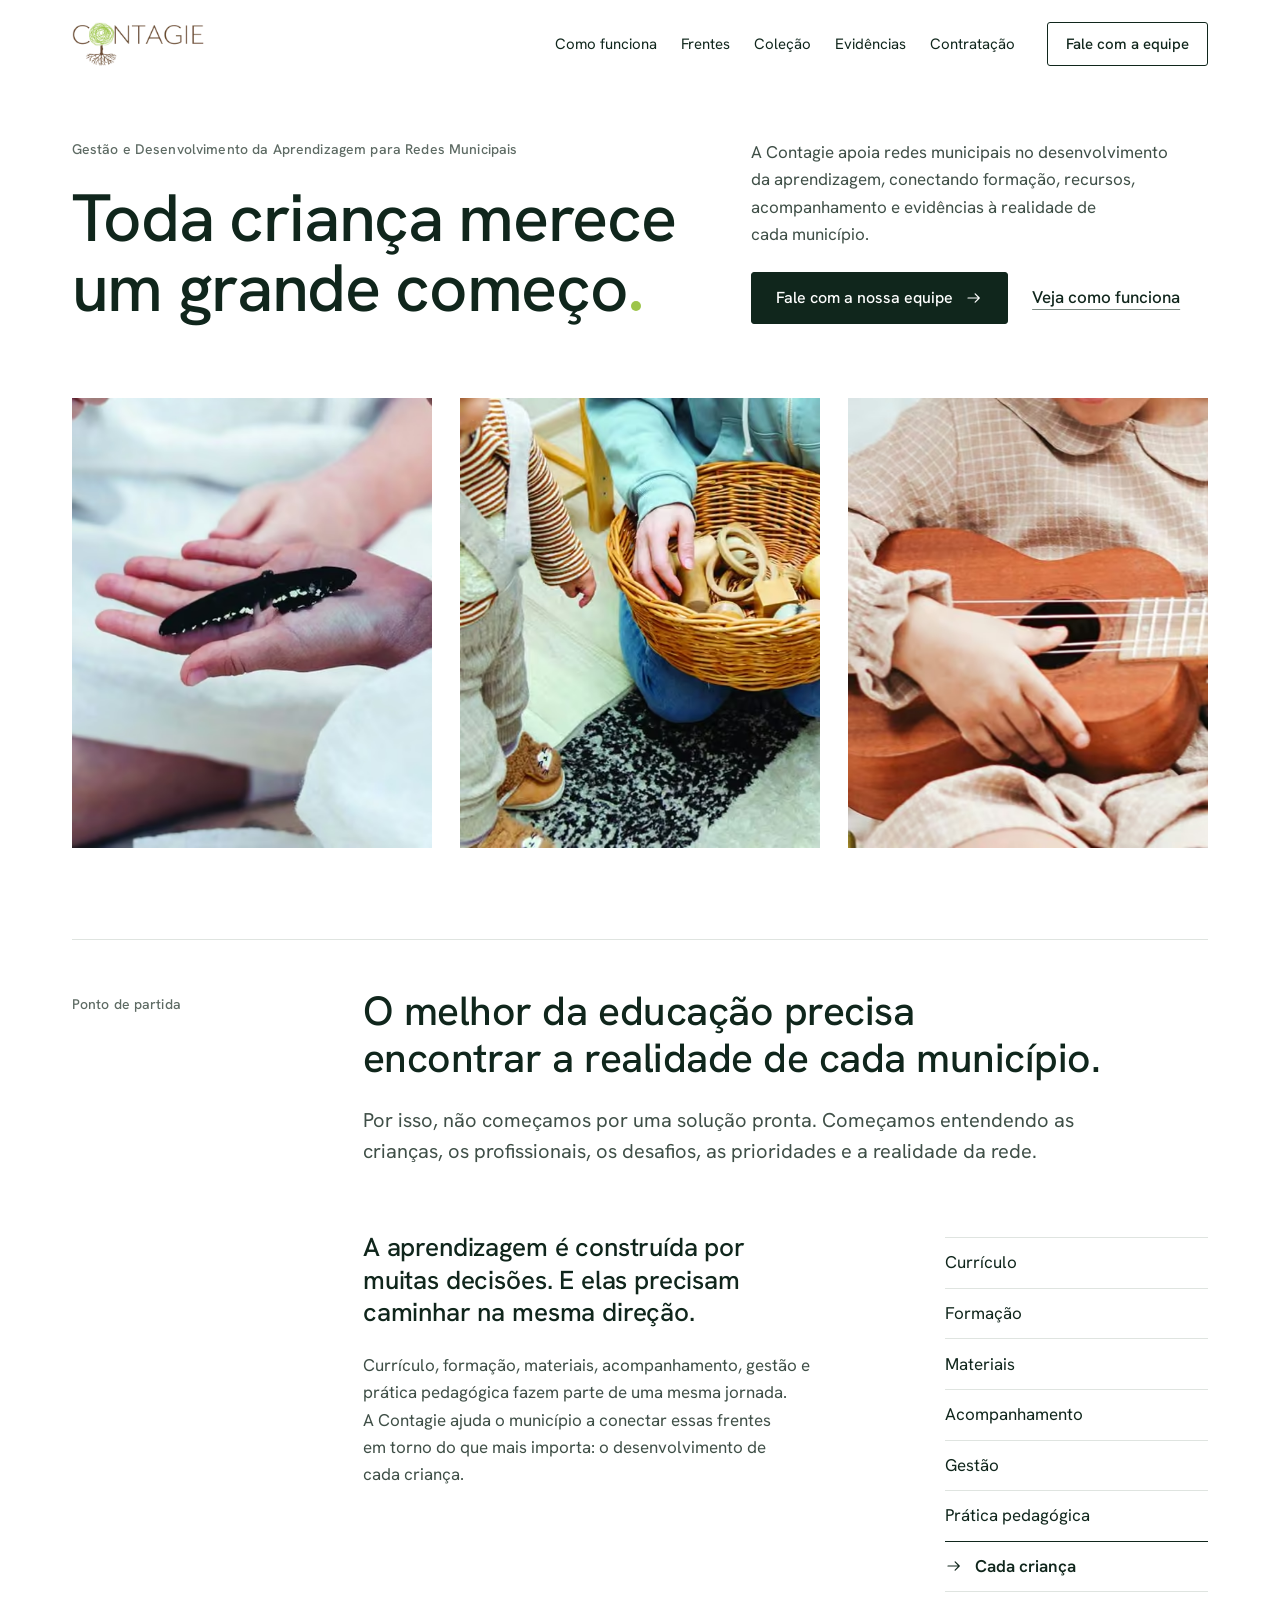
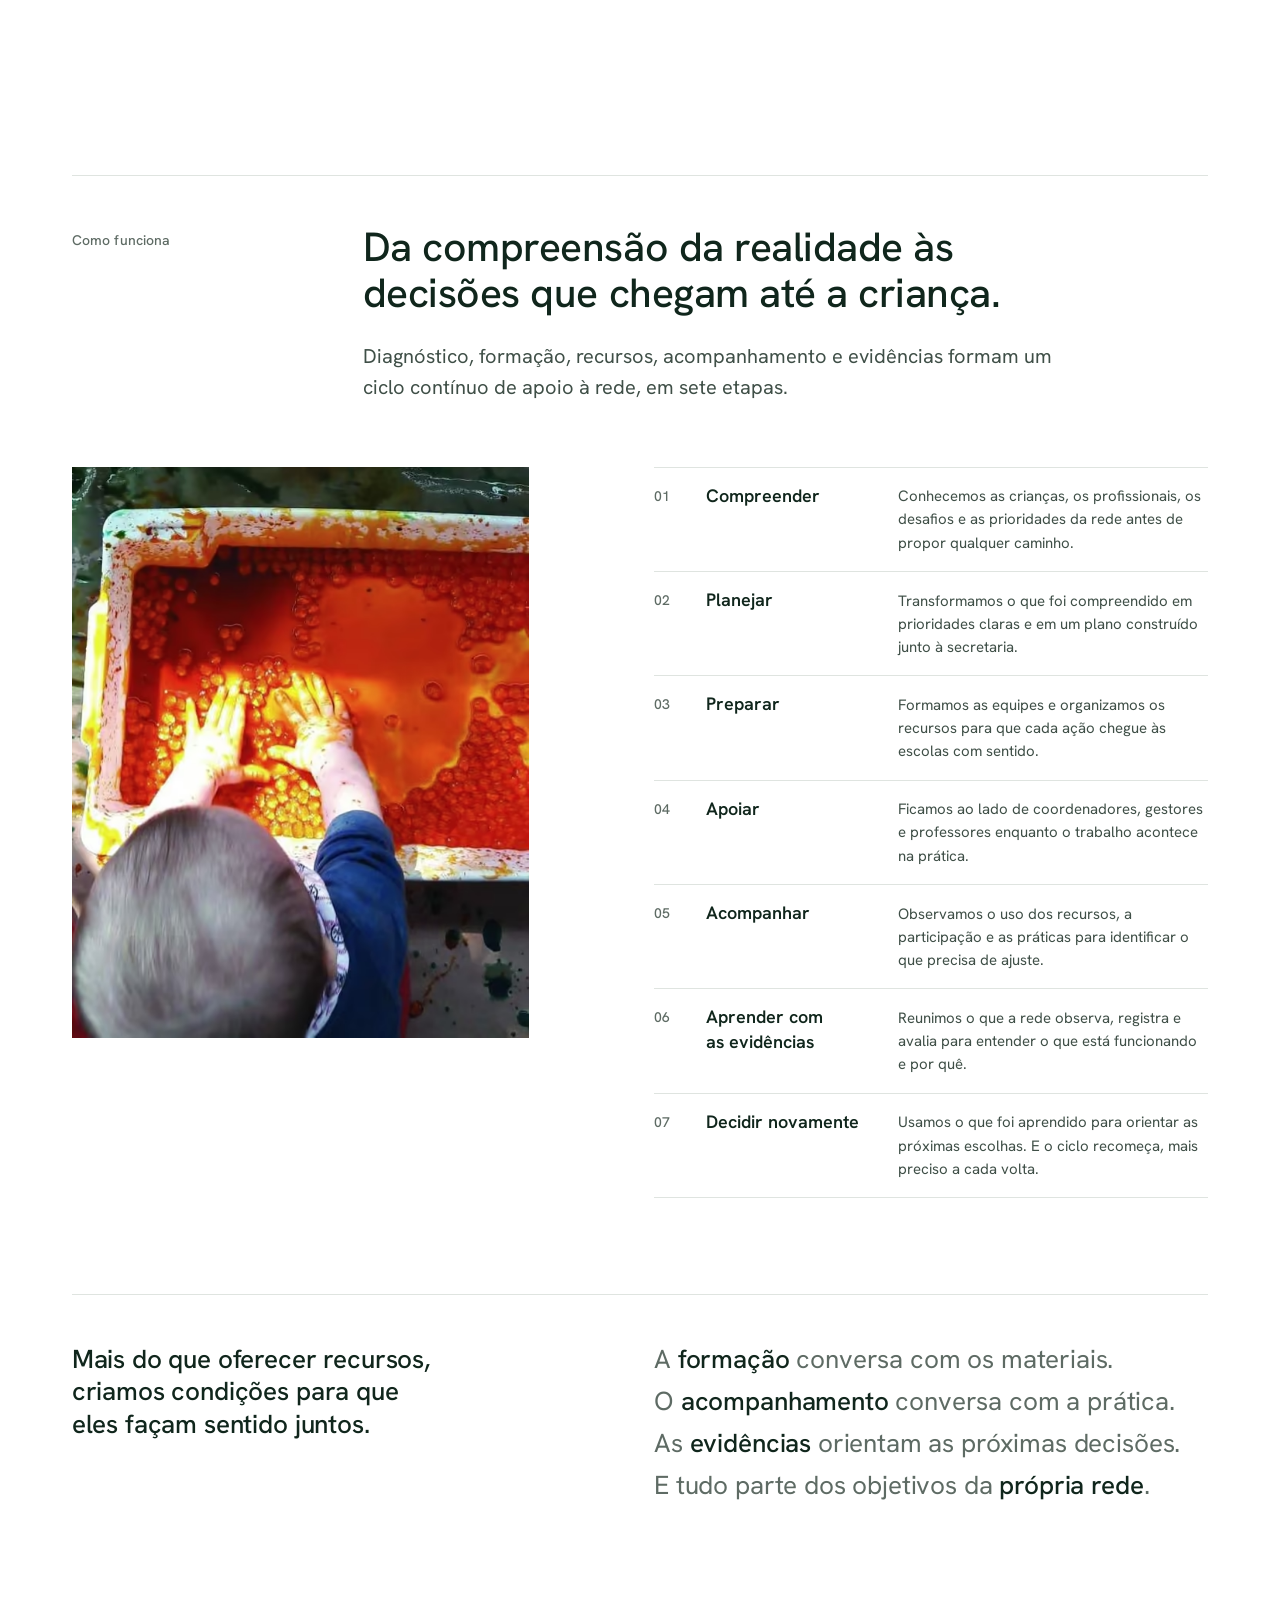
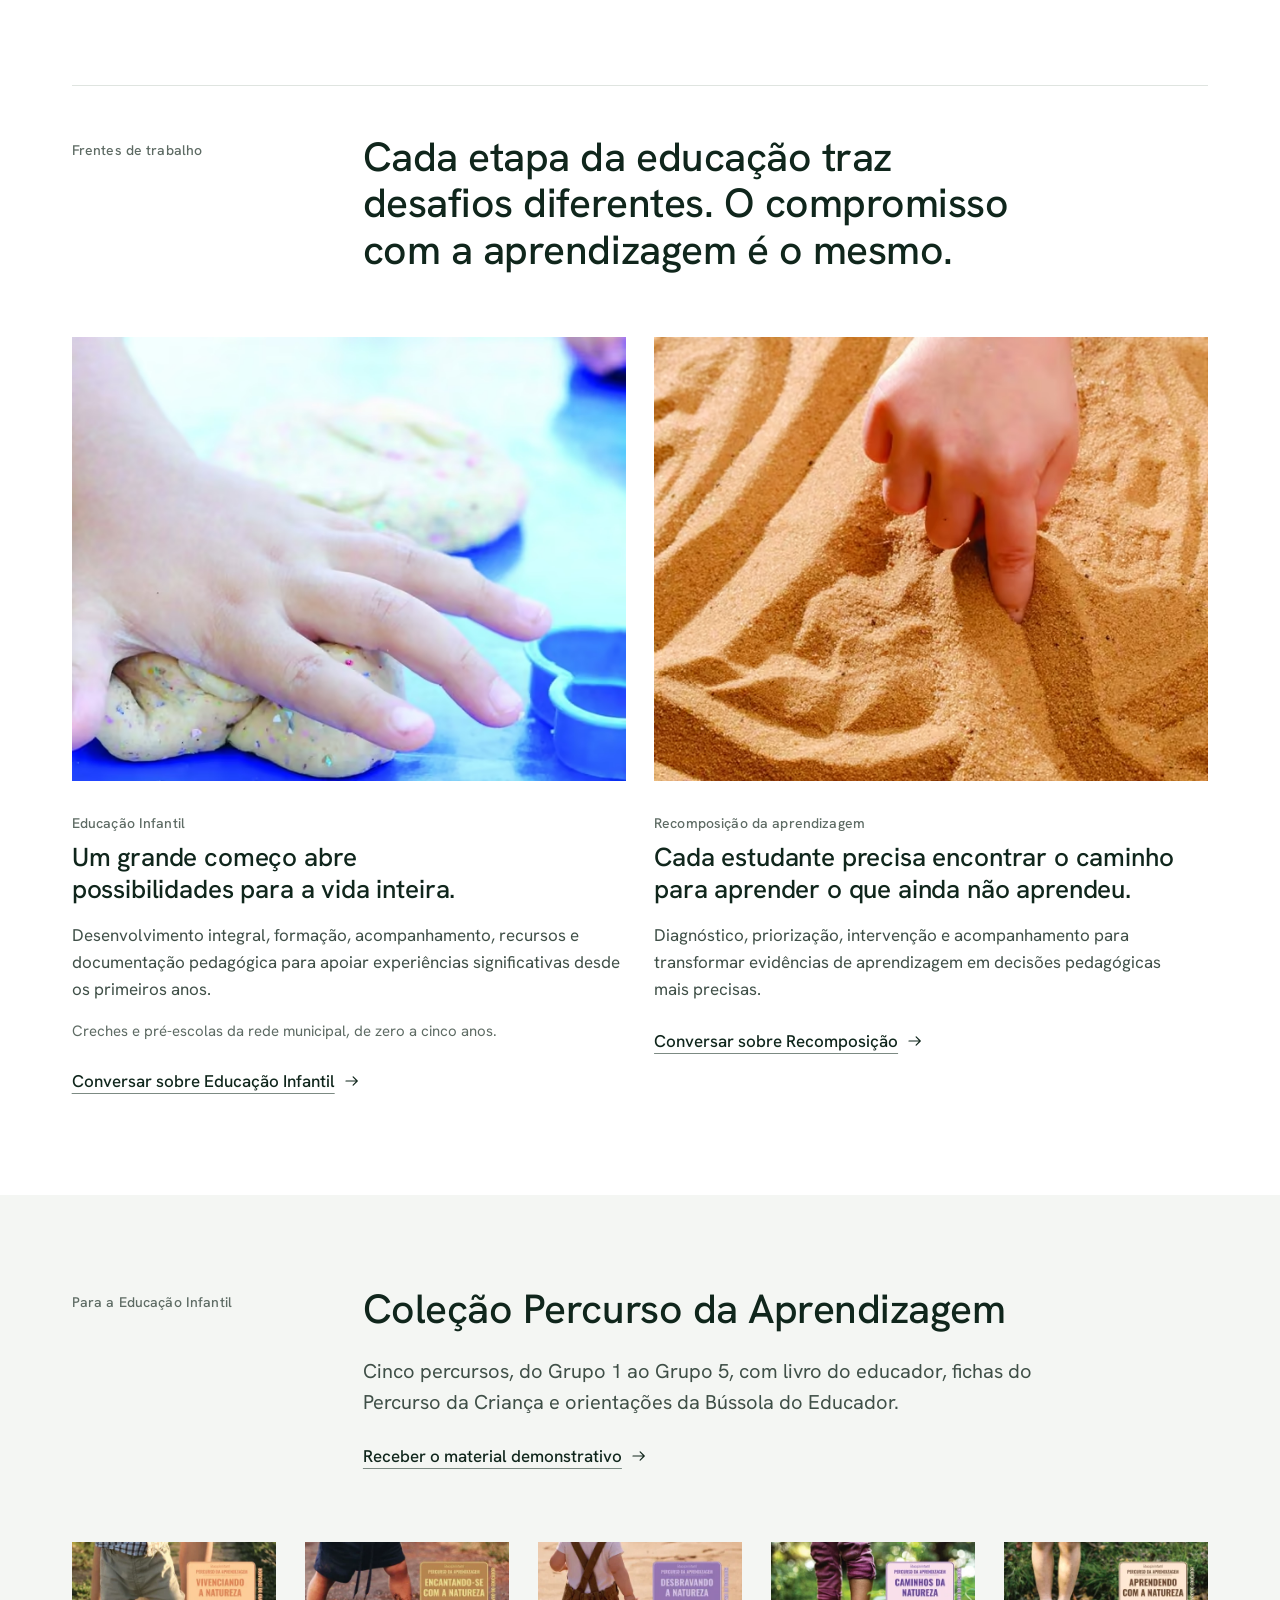
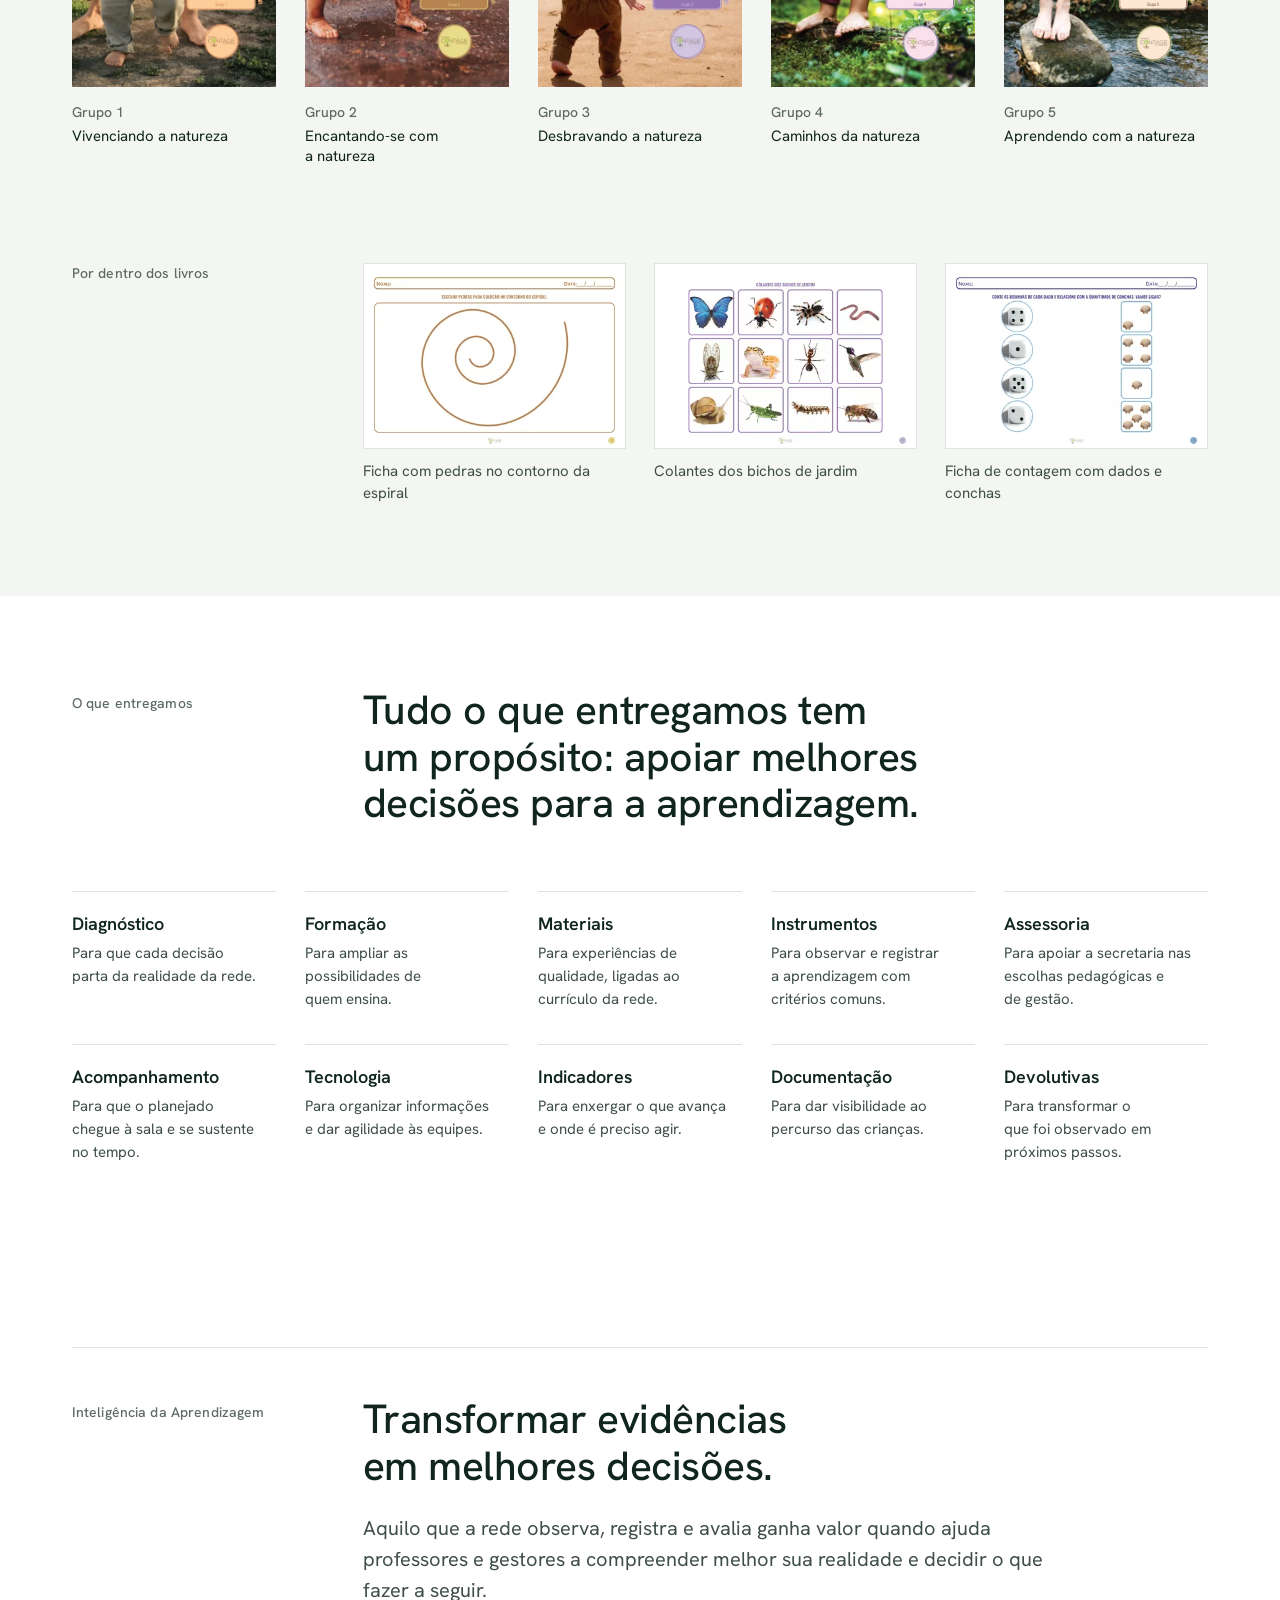
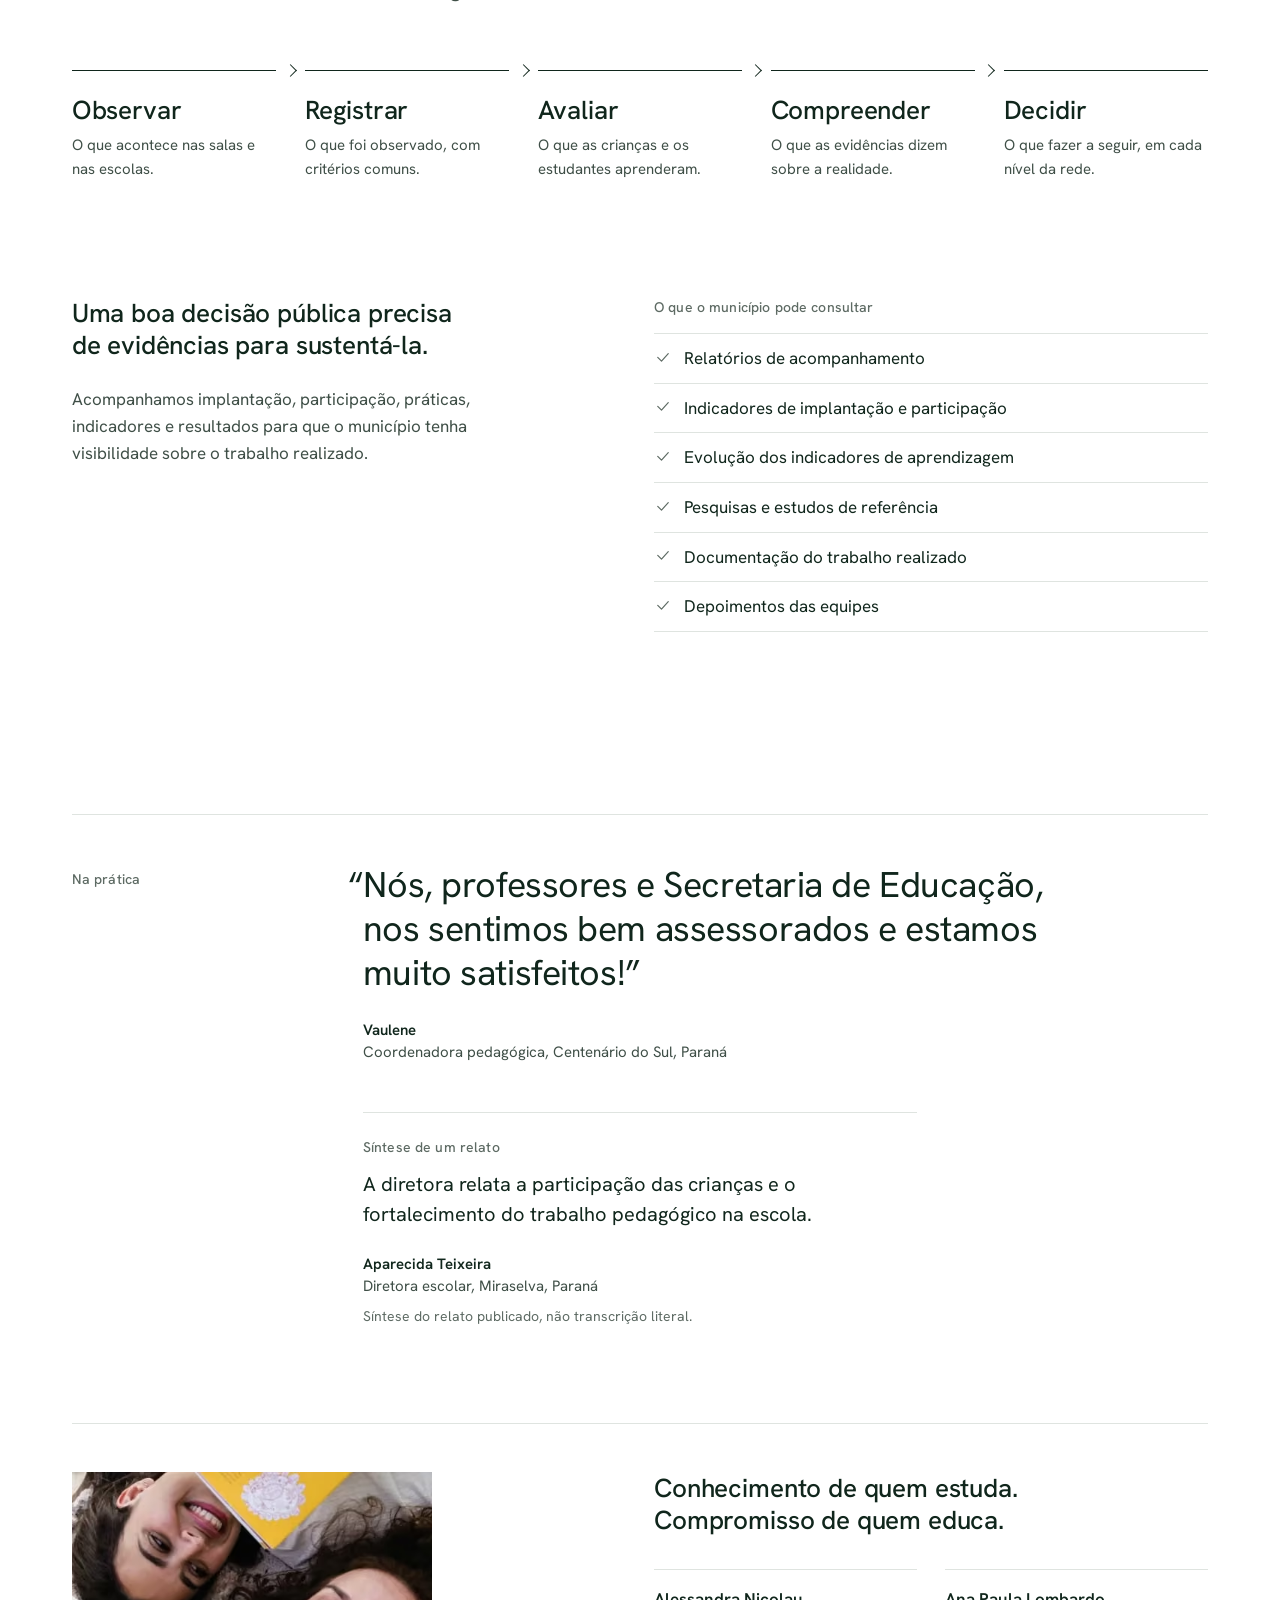
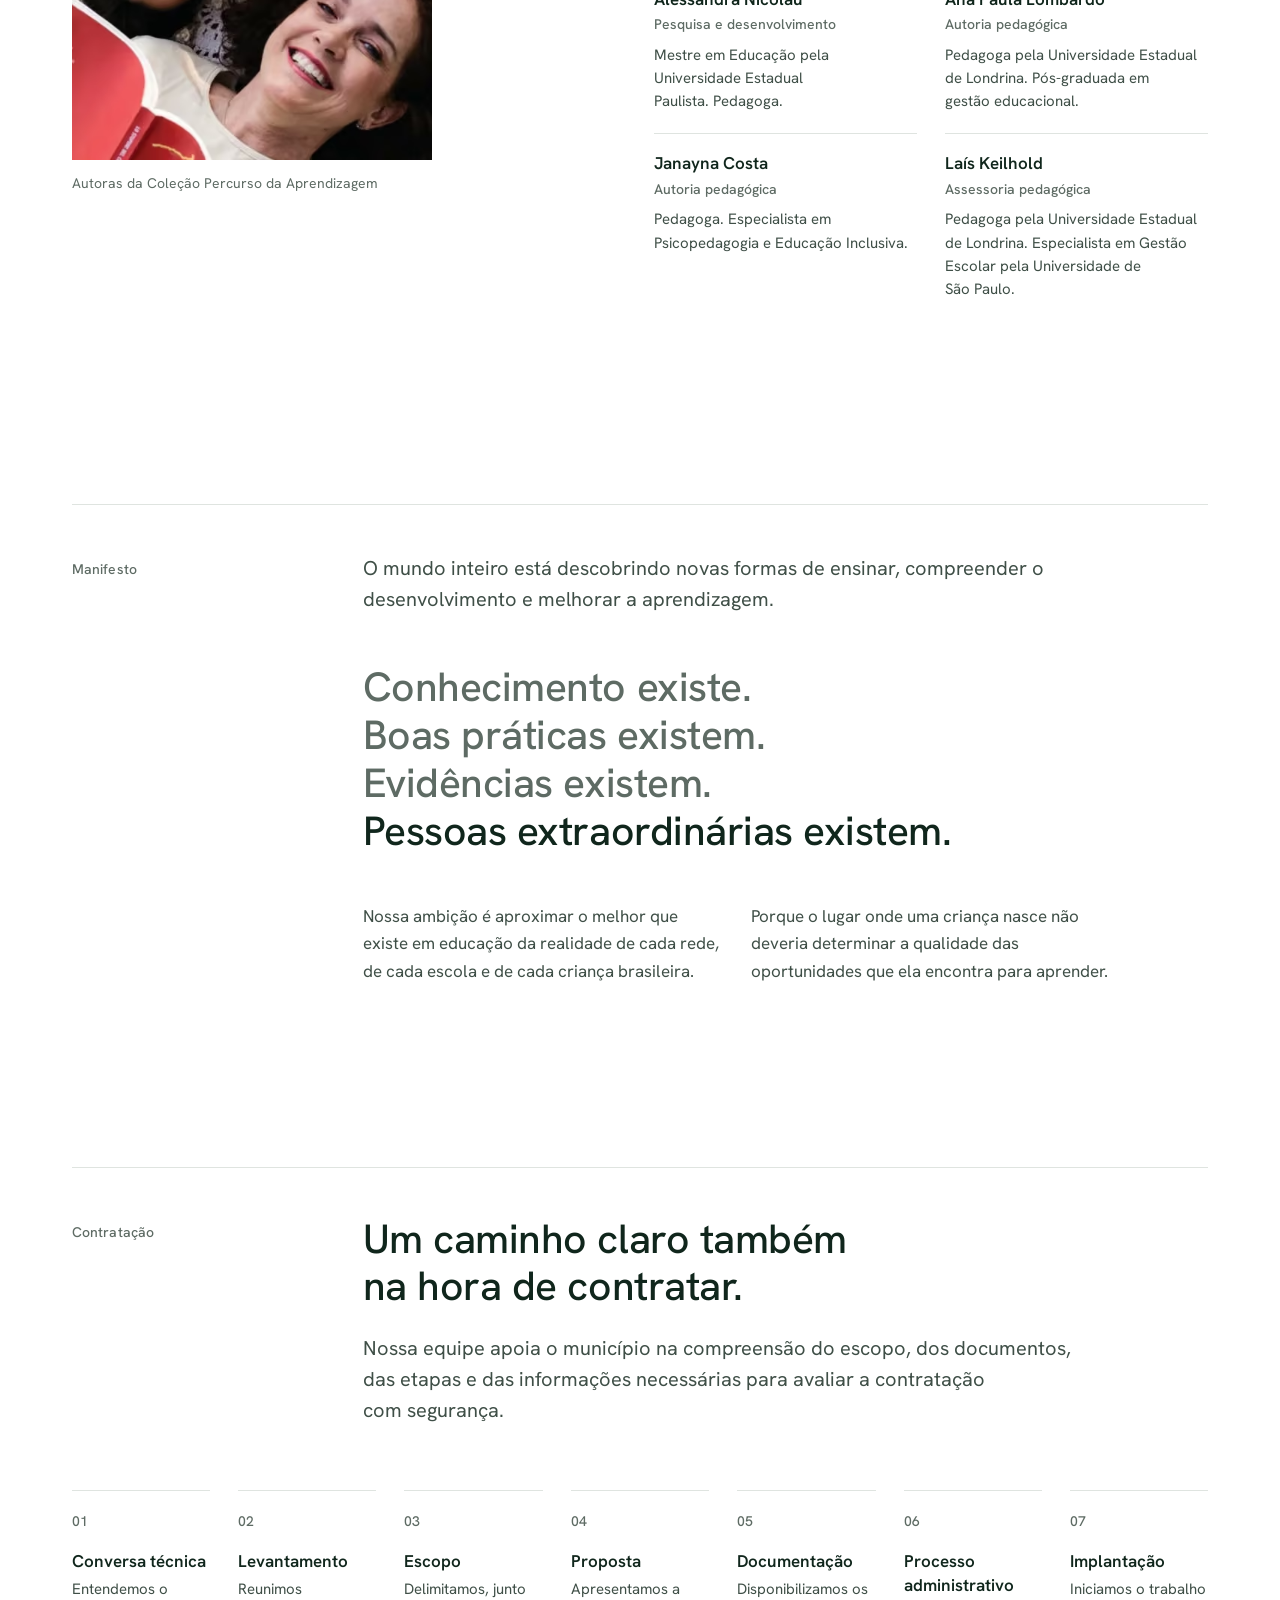
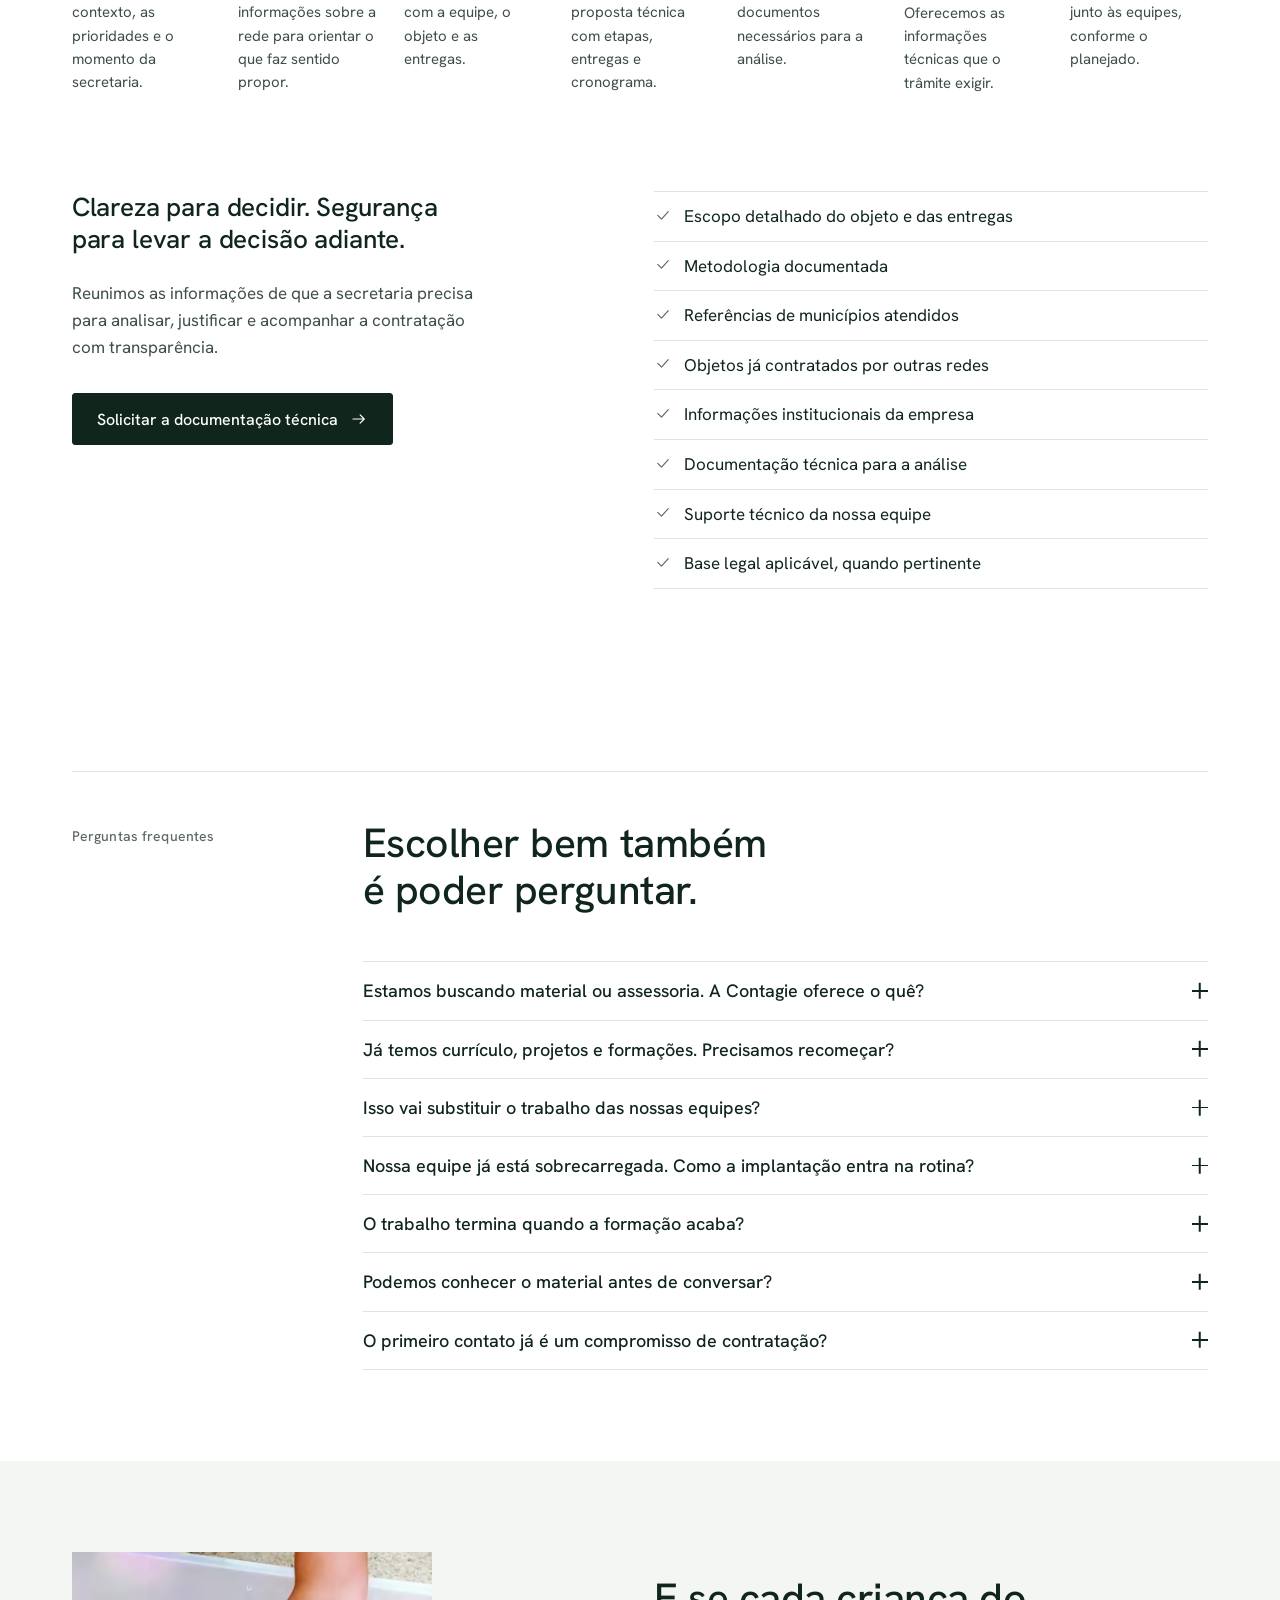
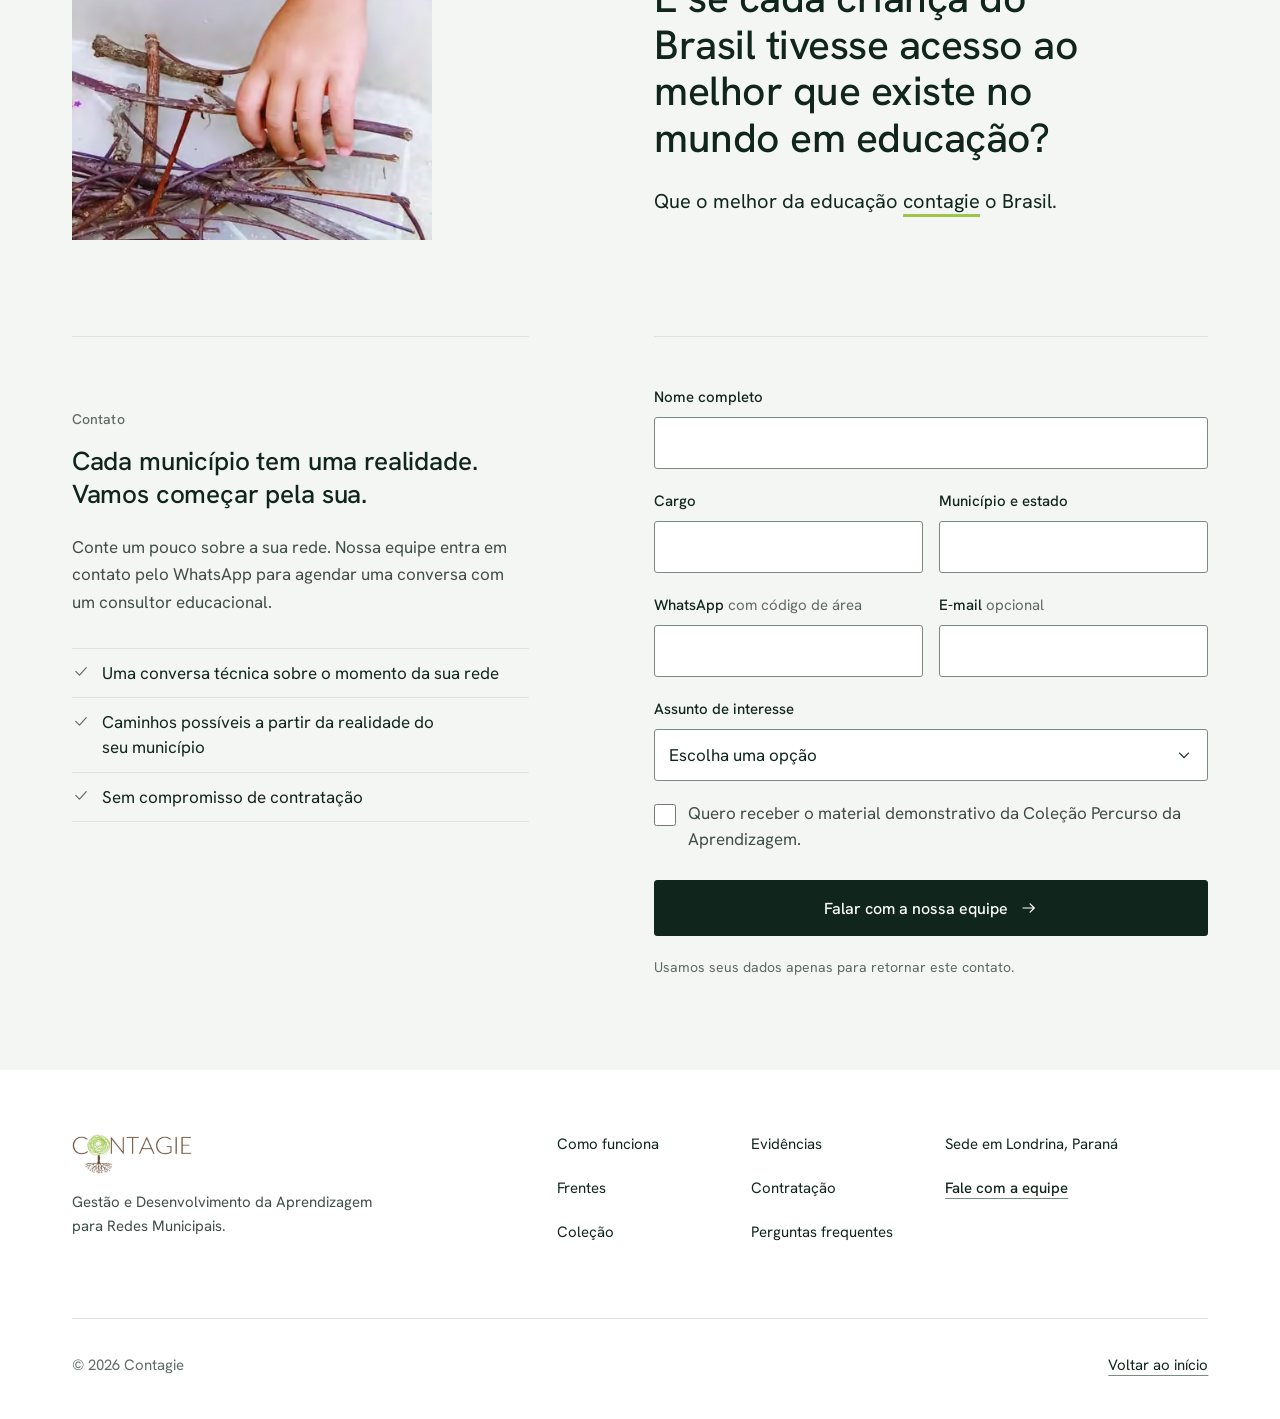
<file: direcoes/essencial/index.html>
<!DOCTYPE html>
<html lang="pt-BR">
<head>
<meta charset="utf-8">
<meta name="viewport" content="width=device-width, initial-scale=1">
<title>Contagie · Toda criança merece um grande começo</title>
<meta name="description" content="A Contagie apoia redes municipais no desenvolvimento da aprendizagem, conectando formação, recursos, acompanhamento e evidências à realidade de cada município.">
<!-- Versão de trabalho: remover a linha abaixo quando o site for publicado no endereço definitivo. -->
<meta name="robots" content="noindex, nofollow">
<meta name="theme-color" content="#ffffff">
<link rel="icon" href="../../favicon.svg" type="image/svg+xml">
<link rel="apple-touch-icon" href="../../assets/marca/icone-180.png">
<meta property="og:type" content="website">
<meta property="og:locale" content="pt_BR">
<meta property="og:site_name" content="Contagie">
<meta property="og:title" content="Toda criança merece um grande começo">
<meta property="og:description" content="Gestão e Desenvolvimento da Aprendizagem para Redes Municipais: formação, recursos, acompanhamento e evidências conectados à realidade de cada município.">
<!-- Na publicação definitiva, trocar pelo endereço completo da imagem para que ela apareça no WhatsApp. -->
<meta property="og:image" content="../../assets/marca/compartilhamento.jpg">
<link rel="preload" href="ativos/fontes/hanken-grotesk-variavel.woff2" as="font" type="font/woff2" crossorigin>
<link rel="stylesheet" href="estilo.css">
<script>document.documentElement.classList.add('js');</script>
<script src="script.js" defer></script>
<script type="application/ld+json">
{
  "@context": "https://schema.org",
  "@type": "EducationalOrganization",
  "name": "Contagie",
  "alternateName": "Sistema Contagie de Aprendizagem",
  "description": "Gestão e Desenvolvimento da Aprendizagem para Redes Municipais.",
  "address": { "@type": "PostalAddress", "addressLocality": "Londrina", "addressRegion": "Paraná", "addressCountry": "BR" }
}
</script>
</head>
<body>

<svg class="sprite" xmlns="http://www.w3.org/2000/svg" aria-hidden="true" focusable="false">
  <symbol id="seta" viewBox="0 0 24 24"><path d="M4 12h15M13.5 6.5 19 12l-5.5 5.5"/></symbol>
  <symbol id="feito" viewBox="0 0 24 24"><path d="M5 12.5 10 17.5 19 7.5"/></symbol>
</svg>

<a class="pular" href="#conteudo">Pular para o conteúdo principal</a>

<header class="cabecalho">
  <div class="recipiente cabecalho__interno">
    <a class="marca" href="#inicio">
      <img src="../../assets/marca/contagie-logotipo-reduzido.webp" width="360" height="120" alt="Contagie, voltar ao início">
    </a>
    <button class="menu-botao" type="button" aria-expanded="false" aria-controls="navegacao" hidden>
      <span class="menu-botao__texto">Menu</span>
      <span class="menu-botao__icone" aria-hidden="true"></span>
    </button>
    <nav class="navegacao" id="navegacao" aria-label="Principal">
      <ul>
        <li><a href="#metodo">Como funciona</a></li>
        <li><a href="#frentes">Frentes</a></li>
        <li><a href="#colecao">Coleção</a></li>
        <li><a href="#evidencias">Evidências</a></li>
        <li><a href="#contratacao">Contratação</a></li>
      </ul>
      <a class="botao botao--contorno navegacao__chamada" href="#contato">Fale com a equipe</a>
    </nav>
  </div>
</header>

<main id="conteudo" tabindex="-1">

  <!-- 1. Abertura -->
  <section class="abertura" id="inicio" aria-labelledby="titulo-abertura">
    <div class="recipiente grade">
      <div class="abertura__titulo">
        <p class="rotulo">Gestão e Desenvolvimento da Aprendizagem para Redes Municipais</p>
        <h1 class="texto-display" id="titulo-abertura">Toda criança merece um grande começo<span class="ponto" aria-hidden="true"></span></h1>
      </div>
      <div class="abertura__apoio">
        <p class="texto-destaque">A Contagie apoia redes municipais no desenvolvimento da aprendizagem, conectando formação, recursos, acompanhamento e evidências à realidade de cada município.</p>
        <div class="acoes">
          <a class="botao" href="#contato">Fale com a nossa equipe<svg class="icone" aria-hidden="true"><use href="#seta"/></svg></a>
          <a class="link" href="#metodo">Veja como funciona</a>
        </div>
      </div>
      <div class="abertura__fotos">
        <picture class="foto foto--retrato">
          <source type="image/avif" srcset="ativos/imagens/abertura-borboleta-360.avif 360w, ativos/imagens/abertura-borboleta-460.avif 460w" sizes="(min-width: 90rem) 410px, (min-width: 48rem) 30vw, 92vw">
          <source type="image/webp" srcset="ativos/imagens/abertura-borboleta-360.webp 360w, ativos/imagens/abertura-borboleta-460.webp 460w" sizes="(min-width: 90rem) 410px, (min-width: 48rem) 30vw, 92vw">
          <img src="ativos/imagens/abertura-borboleta-460.webp" width="460" height="575" fetchpriority="high" alt="Uma borboleta escura pousada na palma da mão de uma criança, que a observa de perto.">
        </picture>
        <picture class="foto foto--retrato">
          <source type="image/avif" srcset="ativos/imagens/abertura-cesto-360.avif 360w, ativos/imagens/abertura-cesto-520.avif 520w" sizes="(min-width: 90rem) 410px, (min-width: 48rem) 30vw, 45vw">
          <source type="image/webp" srcset="ativos/imagens/abertura-cesto-360.webp 360w, ativos/imagens/abertura-cesto-520.webp 520w" sizes="(min-width: 90rem) 410px, (min-width: 48rem) 30vw, 45vw">
          <img src="ativos/imagens/abertura-cesto-520.webp" width="520" height="650" alt="Duas crianças pequenas em volta de um cesto de vime cheio de brinquedos de madeira.">
        </picture>
        <picture class="foto foto--retrato">
          <source type="image/avif" srcset="ativos/imagens/abertura-ukulele-360.avif 360w, ativos/imagens/abertura-ukulele-467.avif 467w" sizes="(min-width: 90rem) 410px, (min-width: 48rem) 30vw, 45vw">
          <source type="image/webp" srcset="ativos/imagens/abertura-ukulele-360.webp 360w, ativos/imagens/abertura-ukulele-467.webp 467w" sizes="(min-width: 90rem) 410px, (min-width: 48rem) 30vw, 45vw">
          <img src="ativos/imagens/abertura-ukulele-467.webp" width="467" height="584" alt="Criança com roupa xadrez tocando um ukulele de madeira no colo.">
        </picture>
      </div>
    </div>
  </section>

  <!-- 2. Ponto de partida e o desafio -->
  <section class="secao" id="ponto-de-partida" aria-labelledby="titulo-partida">
    <div class="recipiente grade">
      <p class="rotulo secao__rotulo">Ponto de partida</p>
      <div class="secao__cabeca">
        <h2 class="texto-titulo" id="titulo-partida">O melhor da educação precisa encontrar a realidade de cada município.</h2>
        <p class="texto-destaque">Por isso, não começamos por uma solução pronta. Começamos entendendo as crianças, os profissionais, os desafios, as prioridades e a realidade da rede.</p>
      </div>

      <div class="desafio">
        <div class="desafio__texto">
          <h3 class="texto-subtitulo">A aprendizagem é construída por muitas decisões. E elas precisam caminhar na mesma direção.</h3>
          <p>Currículo, formação, materiais, acompanhamento, gestão e prática pedagógica fazem parte de uma mesma jornada. A Contagie ajuda o município a conectar essas frentes em torno do que mais importa: o desenvolvimento de cada criança.</p>
        </div>
        <ul class="desafio__lista">
          <li>Currículo</li>
          <li>Formação</li>
          <li>Materiais</li>
          <li>Acompanhamento</li>
          <li>Gestão</li>
          <li>Prática pedagógica</li>
          <li class="desafio__destino"><svg class="icone" aria-hidden="true"><use href="#seta"/></svg>Cada criança</li>
        </ul>
      </div>
    </div>
  </section>

  <!-- 3. Como funciona: o ciclo em sete etapas -->
  <section class="secao" id="metodo" aria-labelledby="titulo-metodo">
    <div class="recipiente grade">
      <p class="rotulo secao__rotulo">Como funciona</p>
      <div class="secao__cabeca">
        <h2 class="texto-titulo" id="titulo-metodo">Da compreensão da realidade às decisões que chegam até a criança.</h2>
        <p class="texto-destaque">Diagnóstico, formação, recursos, acompanhamento e evidências formam um ciclo contínuo de apoio à rede, em sete etapas.</p>
      </div>

      <picture class="foto foto--retrato metodo__foto">
        <source type="image/avif" srcset="ativos/imagens/metodo-pintura-420.avif 420w, ativos/imagens/metodo-pintura-590.avif 590w" sizes="(min-width: 64rem) 34vw, 92vw">
        <source type="image/webp" srcset="ativos/imagens/metodo-pintura-420.webp 420w, ativos/imagens/metodo-pintura-590.webp 590w" sizes="(min-width: 64rem) 34vw, 92vw">
        <img src="ativos/imagens/metodo-pintura-590.webp" width="590" height="738" loading="lazy" decoding="async" alt="Vista de cima de uma criança pequena com as duas mãos mergulhadas em tinta laranja, numa bandeja cheia de bolinhas.">
      </picture>

      <ol class="etapas">
        <li><span class="etapas__numero" aria-hidden="true">01</span><div><h3>Compreender</h3><p>Conhecemos as crianças, os profissionais, os desafios e as prioridades da rede antes de propor qualquer caminho.</p></div></li>
        <li><span class="etapas__numero" aria-hidden="true">02</span><div><h3>Planejar</h3><p>Transformamos o que foi compreendido em prioridades claras e em um plano construído junto à secretaria.</p></div></li>
        <li><span class="etapas__numero" aria-hidden="true">03</span><div><h3>Preparar</h3><p>Formamos as equipes e organizamos os recursos para que cada ação chegue às escolas com sentido.</p></div></li>
        <li><span class="etapas__numero" aria-hidden="true">04</span><div><h3>Apoiar</h3><p>Ficamos ao lado de coordenadores, gestores e professores enquanto o trabalho acontece na prática.</p></div></li>
        <li><span class="etapas__numero" aria-hidden="true">05</span><div><h3>Acompanhar</h3><p>Observamos o uso dos recursos, a participação e as práticas para identificar o que precisa de ajuste.</p></div></li>
        <li><span class="etapas__numero" aria-hidden="true">06</span><div><h3>Aprender com as evidências</h3><p>Reunimos o que a rede observa, registra e avalia para entender o que está funcionando e por quê.</p></div></li>
        <li><span class="etapas__numero" aria-hidden="true">07</span><div><h3>Decidir novamente</h3><p>Usamos o que foi aprendido para orientar as próximas escolhas. E o ciclo recomeça, mais preciso a cada volta.</p></div></li>
      </ol>

      <div class="conexoes">
        <h3 class="texto-subtitulo">Mais do que oferecer recursos, criamos condições para que eles façam sentido juntos.</h3>
        <ul class="conexoes__lista">
          <li>A <strong>formação</strong> conversa com os materiais.</li>
          <li>O <strong>acompanhamento</strong> conversa com a prática.</li>
          <li>As <strong>evidências</strong> orientam as próximas decisões.</li>
          <li>E tudo parte dos objetivos da <strong>própria rede</strong>.</li>
        </ul>
      </div>
    </div>
  </section>

  <!-- 4. Frentes de trabalho -->
  <section class="secao" id="frentes" aria-labelledby="titulo-frentes">
    <div class="recipiente grade">
      <p class="rotulo secao__rotulo">Frentes de trabalho</p>
      <div class="secao__cabeca">
        <h2 class="texto-titulo" id="titulo-frentes">Cada etapa da educação traz desafios diferentes. O compromisso com a aprendizagem é o mesmo.</h2>
      </div>

      <article class="frente" id="educacao-infantil" aria-labelledby="titulo-infantil">
        <picture class="foto foto--paisagem">
          <source type="image/avif" srcset="ativos/imagens/frente-massinha-420.avif 420w, ativos/imagens/frente-massinha-640.avif 640w, ativos/imagens/frente-massinha-846.avif 846w" sizes="(min-width: 90rem) 628px, (min-width: 48rem) 44vw, 92vw">
          <source type="image/webp" srcset="ativos/imagens/frente-massinha-420.webp 420w, ativos/imagens/frente-massinha-640.webp 640w, ativos/imagens/frente-massinha-846.webp 846w" sizes="(min-width: 90rem) 628px, (min-width: 48rem) 44vw, 92vw">
          <img src="ativos/imagens/frente-massinha-640.webp" width="846" height="677" loading="lazy" decoding="async" alt="Mão de uma criança amassando massinha de modelar sobre uma mesa azul, ao lado de uma forminha.">
        </picture>
        <p class="rotulo">Educação Infantil</p>
        <h3 class="texto-subtitulo" id="titulo-infantil">Um grande começo abre possibilidades para a vida inteira.</h3>
        <p>Desenvolvimento integral, formação, acompanhamento, recursos e documentação pedagógica para apoiar experiências significativas desde os primeiros anos.</p>
        <p class="frente__publico">Creches e pré-escolas da rede municipal, de zero a cinco anos.</p>
        <a class="link link--seta" href="#contato" data-assunto="Educação Infantil">Conversar sobre Educação Infantil<svg class="icone" aria-hidden="true"><use href="#seta"/></svg></a>
      </article>

      <article class="frente" id="recomposicao" aria-labelledby="titulo-recomposicao">
        <picture class="foto foto--paisagem">
          <source type="image/avif" srcset="ativos/imagens/frente-areia-420.avif 420w, ativos/imagens/frente-areia-640.avif 640w, ativos/imagens/frente-areia-900.avif 900w" sizes="(min-width: 90rem) 628px, (min-width: 48rem) 44vw, 92vw">
          <source type="image/webp" srcset="ativos/imagens/frente-areia-420.webp 420w, ativos/imagens/frente-areia-640.webp 640w, ativos/imagens/frente-areia-900.webp 900w" sizes="(min-width: 90rem) 628px, (min-width: 48rem) 44vw, 92vw">
          <img src="ativos/imagens/frente-areia-640.webp" width="900" height="720" loading="lazy" decoding="async" alt="Dedo de uma criança traçando linhas na areia fina.">
        </picture>
        <p class="rotulo">Recomposição da aprendizagem</p>
        <h3 class="texto-subtitulo" id="titulo-recomposicao">Cada estudante precisa encontrar o caminho para aprender o que ainda não aprendeu.</h3>
        <p>Diagnóstico, priorização, intervenção e acompanhamento para transformar evidências de aprendizagem em decisões pedagógicas mais precisas.</p>
        <a class="link link--seta" href="#contato" data-assunto="Recomposição da aprendizagem">Conversar sobre Recomposição<svg class="icone" aria-hidden="true"><use href="#seta"/></svg></a>
      </article>
    </div>
  </section>

  <!-- 5. Coleção Percurso da Aprendizagem -->
  <section class="secao secao--nevoa" id="colecao" aria-labelledby="titulo-colecao">
    <div class="recipiente grade">
      <p class="rotulo secao__rotulo">Para a Educação Infantil</p>
      <div class="secao__cabeca">
        <h2 class="texto-titulo" id="titulo-colecao">Coleção Percurso da Aprendizagem</h2>
        <p class="texto-destaque">Cinco percursos, do Grupo 1 ao Grupo 5, com livro do educador, fichas do Percurso da Criança e orientações da Bússola do Educador.</p>
        <a class="link link--seta" href="#contato" data-amostra>Receber o material demonstrativo<svg class="icone" aria-hidden="true"><use href="#seta"/></svg></a>
      </div>

      <ol class="livros">
        <li><img src="../../assets/imagens/capa-grupo-1-480.webp" width="480" height="340" loading="lazy" decoding="async" alt="Capa do livro do educador do Grupo 1, Vivenciando a natureza."><p><span>Grupo 1</span>Vivenciando a natureza</p></li>
        <li><img src="../../assets/imagens/capa-grupo-2-480.webp" width="480" height="340" loading="lazy" decoding="async" alt="Capa do livro do educador do Grupo 2, Encantando-se com a natureza."><p><span>Grupo 2</span>Encantando-se com a natureza</p></li>
        <li><img src="../../assets/imagens/capa-grupo-3-480.webp" width="480" height="340" loading="lazy" decoding="async" alt="Capa do livro do educador do Grupo 3, Desbravando a natureza."><p><span>Grupo 3</span>Desbravando a natureza</p></li>
        <li><img src="../../assets/imagens/capa-grupo-4-480.webp" width="480" height="340" loading="lazy" decoding="async" alt="Capa do livro do educador do Grupo 4, Caminhos da natureza."><p><span>Grupo 4</span>Caminhos da natureza</p></li>
        <li><img src="../../assets/imagens/capa-grupo-5-480.webp" width="480" height="340" loading="lazy" decoding="async" alt="Capa do livro do educador do Grupo 5, Aprendendo com a natureza."><p><span>Grupo 5</span>Aprendendo com a natureza</p></li>
      </ol>

      <div class="paginas">
        <p class="rotulo paginas__rotulo">Por dentro dos livros</p>
        <figure>
          <picture>
            <source type="image/avif" srcset="ativos/imagens/pagina-espiral-420.avif 420w, ativos/imagens/pagina-espiral-820.avif 820w" sizes="(min-width: 64rem) 30vw, 92vw">
            <source type="image/webp" srcset="ativos/imagens/pagina-espiral-420.webp 420w, ativos/imagens/pagina-espiral-820.webp 820w" sizes="(min-width: 64rem) 30vw, 92vw">
            <img src="ativos/imagens/pagina-espiral-420.webp" width="820" height="580" loading="lazy" decoding="async" alt="Ficha de atividade com uma grande espiral desenhada, para a criança escolher pedras e colocá-las no contorno.">
          </picture>
          <figcaption>Ficha com pedras no contorno da espiral</figcaption>
        </figure>
        <figure>
          <picture>
            <source type="image/avif" srcset="ativos/imagens/pagina-bichos-420.avif 420w, ativos/imagens/pagina-bichos-820.avif 820w" sizes="(min-width: 64rem) 30vw, 92vw">
            <source type="image/webp" srcset="ativos/imagens/pagina-bichos-420.webp 420w, ativos/imagens/pagina-bichos-820.webp 820w" sizes="(min-width: 64rem) 30vw, 92vw">
            <img src="ativos/imagens/pagina-bichos-420.webp" width="820" height="580" loading="lazy" decoding="async" alt="Página de colantes com fotografias de bichos de jardim: borboleta, joaninha, aranha, minhoca, formiga, beija-flor, caracol, gafanhoto, lagarta e abelha.">
          </picture>
          <figcaption>Colantes dos bichos de jardim</figcaption>
        </figure>
        <figure>
          <picture>
            <source type="image/avif" srcset="ativos/imagens/pagina-dados-420.avif 420w, ativos/imagens/pagina-dados-820.avif 820w" sizes="(min-width: 64rem) 30vw, 92vw">
            <source type="image/webp" srcset="ativos/imagens/pagina-dados-420.webp 420w, ativos/imagens/pagina-dados-820.webp 820w" sizes="(min-width: 64rem) 30vw, 92vw">
            <img src="ativos/imagens/pagina-dados-420.webp" width="820" height="580" loading="lazy" decoding="async" alt="Ficha de atividade em que a criança conta as bolinhas de cada dado e liga à quantidade de conchas correspondente.">
          </picture>
          <figcaption>Ficha de contagem com dados e conchas</figcaption>
        </figure>
      </div>
    </div>
  </section>

  <!-- 6. O que entregamos -->
  <section class="secao" id="entregas" aria-labelledby="titulo-entregas">
    <div class="recipiente grade">
      <p class="rotulo secao__rotulo">O que entregamos</p>
      <div class="secao__cabeca">
        <h2 class="texto-titulo" id="titulo-entregas">Tudo o que entregamos tem um propósito: apoiar melhores decisões para a aprendizagem.</h2>
      </div>
      <dl class="entregas">
        <div><dt>Diagnóstico</dt><dd>Para que cada decisão parta da realidade da rede.</dd></div>
        <div><dt>Formação</dt><dd>Para ampliar as possibilidades de quem ensina.</dd></div>
        <div><dt>Materiais</dt><dd>Para experiências de qualidade, ligadas ao currículo da rede.</dd></div>
        <div><dt>Instrumentos</dt><dd>Para observar e registrar a aprendizagem com critérios comuns.</dd></div>
        <div><dt>Assessoria</dt><dd>Para apoiar a secretaria nas escolhas pedagógicas e de gestão.</dd></div>
        <div><dt>Acompanhamento</dt><dd>Para que o planejado chegue à sala e se sustente no tempo.</dd></div>
        <div><dt>Tecnologia</dt><dd>Para organizar informações e dar agilidade às equipes.</dd></div>
        <div><dt>Indicadores</dt><dd>Para enxergar o que avança e onde é preciso agir.</dd></div>
        <div><dt>Documentação</dt><dd>Para dar visibilidade ao percurso das crianças.</dd></div>
        <div><dt>Devolutivas</dt><dd>Para transformar o que foi observado em próximos passos.</dd></div>
      </dl>
    </div>
  </section>

  <!-- 7. Inteligência da Aprendizagem -->
  <section class="secao" id="evidencias" aria-labelledby="titulo-evidencias">
    <div class="recipiente grade">
      <p class="rotulo secao__rotulo">Inteligência da Aprendizagem</p>
      <div class="secao__cabeca">
        <h2 class="texto-titulo" id="titulo-evidencias">Transformar evidências em melhores decisões.</h2>
        <p class="texto-destaque">Aquilo que a rede observa, registra e avalia ganha valor quando ajuda professores e gestores a compreender melhor sua realidade e decidir o que fazer a seguir.</p>
      </div>

      <ol class="fluxo">
        <li><h3>Observar</h3><p>O que acontece nas salas e nas escolas.</p></li>
        <li><h3>Registrar</h3><p>O que foi observado, com critérios comuns.</p></li>
        <li><h3>Avaliar</h3><p>O que as crianças e os estudantes aprenderam.</p></li>
        <li><h3>Compreender</h3><p>O que as evidências dizem sobre a realidade.</p></li>
        <li><h3>Decidir</h3><p>O que fazer a seguir, em cada nível da rede.</p></li>
      </ol>

      <div class="consulta">
        <div class="consulta__texto">
          <h3 class="texto-subtitulo">Uma boa decisão pública precisa de evidências para sustentá-la.</h3>
          <p>Acompanhamos implantação, participação, práticas, indicadores e resultados para que o município tenha visibilidade sobre o trabalho realizado.</p>
        </div>
        <div class="consulta__itens">
          <p class="rotulo">O que o município pode consultar</p>
          <ul class="lista-feita">
            <li><svg class="icone" aria-hidden="true"><use href="#feito"/></svg>Relatórios de acompanhamento</li>
            <li><svg class="icone" aria-hidden="true"><use href="#feito"/></svg>Indicadores de implantação e participação</li>
            <li><svg class="icone" aria-hidden="true"><use href="#feito"/></svg>Evolução dos indicadores de aprendizagem</li>
            <li><svg class="icone" aria-hidden="true"><use href="#feito"/></svg>Pesquisas e estudos de referência</li>
            <li><svg class="icone" aria-hidden="true"><use href="#feito"/></svg>Documentação do trabalho realizado</li>
            <li><svg class="icone" aria-hidden="true"><use href="#feito"/></svg>Depoimentos das equipes</li>
          </ul>
        </div>
      </div>
    </div>
  </section>

  <!-- 8. Na prática: vozes e equipe -->
  <section class="secao" id="pratica" aria-labelledby="titulo-pratica">
    <div class="recipiente grade">
      <h2 class="rotulo secao__rotulo" id="titulo-pratica">Na prática</h2>
      <figure class="citacao">
        <blockquote>
          <p>“Nós, professores e Secretaria de Educação, nos sentimos bem assessorados e estamos muito satisfeitos!”</p>
        </blockquote>
        <figcaption><strong>Vaulene</strong><span>Coordenadora pedagógica, Centenário do Sul, Paraná</span></figcaption>
      </figure>

      <figure class="relato">
        <p class="rotulo">Síntese de um relato</p>
        <p class="relato__texto">A diretora relata a participação das crianças e o fortalecimento do trabalho pedagógico na escola.</p>
        <figcaption><strong>Aparecida Teixeira</strong><span>Diretora escolar, Miraselva, Paraná</span><span>Síntese do relato publicado, não transcrição literal.</span></figcaption>
      </figure>

      <div class="equipe">
        <figure class="equipe__foto">
          <picture class="foto foto--paisagem">
            <source type="image/avif" srcset="ativos/imagens/equipe-autoras-360.avif 360w, ativos/imagens/equipe-autoras-480.avif 480w" sizes="(min-width: 64rem) 30vw, 92vw">
            <source type="image/webp" srcset="ativos/imagens/equipe-autoras-360.webp 360w, ativos/imagens/equipe-autoras-480.webp 480w" sizes="(min-width: 64rem) 30vw, 92vw">
            <img src="ativos/imagens/equipe-autoras-480.webp" width="480" height="384" loading="lazy" decoding="async" alt="Duas autoras da coleção sorrindo, deitadas lado a lado entre livros abertos.">
          </picture>
          <figcaption>Autoras da Coleção Percurso da Aprendizagem</figcaption>
        </figure>
        <div class="equipe__texto">
          <h3 class="texto-subtitulo">Conhecimento de quem estuda. Compromisso de quem educa.</h3>
          <ul class="pessoas">
            <li><p class="pessoas__nome">Alessandra Nicolau</p><p class="pessoas__papel">Pesquisa e desenvolvimento</p><p>Mestre em Educação pela Universidade Estadual Paulista. Pedagoga.</p></li>
            <li><p class="pessoas__nome">Ana Paula Lombardo</p><p class="pessoas__papel">Autoria pedagógica</p><p>Pedagoga pela Universidade Estadual de Londrina. Pós-graduada em gestão educacional.</p></li>
            <li><p class="pessoas__nome">Janayna Costa</p><p class="pessoas__papel">Autoria pedagógica</p><p>Pedagoga. Especialista em Psicopedagogia e Educação Inclusiva.</p></li>
            <li><p class="pessoas__nome">Laís Keilhold</p><p class="pessoas__papel">Assessoria pedagógica</p><p>Pedagoga pela Universidade Estadual de Londrina. Especialista em Gestão Escolar pela Universidade de São Paulo.</p></li>
          </ul>
        </div>
      </div>
    </div>
  </section>

  <!-- 9. Manifesto -->
  <!-- Texto do manifesto ainda precisa ser validado pela Aline antes da publicação. -->
  <section class="secao" id="manifesto" aria-labelledby="titulo-manifesto">
    <div class="recipiente grade">
      <h2 class="rotulo secao__rotulo" id="titulo-manifesto">Manifesto</h2>
      <div class="manifesto">
        <p class="texto-destaque">O mundo inteiro está descobrindo novas formas de ensinar, compreender o desenvolvimento e melhorar a aprendizagem.</p>
        <p class="manifesto__refrao"><span>Conhecimento existe.</span> <span>Boas práticas existem.</span> <span>Evidências existem.</span> <span>Pessoas extraordinárias existem.</span></p>
        <div class="manifesto__fecho">
          <p>Nossa ambição é aproximar o melhor que existe em educação da realidade de cada rede, de cada escola e de cada criança brasileira.</p>
          <p>Porque o lugar onde uma criança nasce não deveria determinar a qualidade das oportunidades que ela encontra para aprender.</p>
        </div>
      </div>
    </div>
  </section>

  <!-- 10. Contratação -->
  <section class="secao" id="contratacao" aria-labelledby="titulo-contratacao">
    <div class="recipiente grade">
      <p class="rotulo secao__rotulo">Contratação</p>
      <div class="secao__cabeca">
        <h2 class="texto-titulo" id="titulo-contratacao">Um caminho claro também na hora de contratar.</h2>
        <p class="texto-destaque">Nossa equipe apoia o município na compreensão do escopo, dos documentos, das etapas e das informações necessárias para avaliar a contratação com segurança.</p>
      </div>

      <ol class="trilha">
        <li><span class="trilha__numero" aria-hidden="true">01</span><h3>Conversa técnica</h3><p>Entendemos o contexto, as prioridades e o momento da secretaria.</p></li>
        <li><span class="trilha__numero" aria-hidden="true">02</span><h3>Levantamento</h3><p>Reunimos informações sobre a rede para orientar o que faz sentido propor.</p></li>
        <li><span class="trilha__numero" aria-hidden="true">03</span><h3>Escopo</h3><p>Delimitamos, junto com a equipe, o objeto e as entregas.</p></li>
        <li><span class="trilha__numero" aria-hidden="true">04</span><h3>Proposta</h3><p>Apresentamos a proposta técnica com etapas, entregas e cronograma.</p></li>
        <li><span class="trilha__numero" aria-hidden="true">05</span><h3>Documentação</h3><p>Disponibilizamos os documentos necessários para a análise.</p></li>
        <li><span class="trilha__numero" aria-hidden="true">06</span><h3>Processo administrativo</h3><p>Oferecemos as informações técnicas que o trâmite exigir.</p></li>
        <li><span class="trilha__numero" aria-hidden="true">07</span><h3>Implantação</h3><p>Iniciamos o trabalho junto às equipes, conforme o planejado.</p></li>
      </ol>

      <div class="seguranca">
        <div class="seguranca__texto">
          <h3 class="texto-subtitulo">Clareza para decidir. Segurança para levar a decisão adiante.</h3>
          <p>Reunimos as informações de que a secretaria precisa para analisar, justificar e acompanhar a contratação com transparência.</p>
          <a class="botao" href="#contato" data-assunto="Documentação técnica">Solicitar a documentação técnica<svg class="icone" aria-hidden="true"><use href="#seta"/></svg></a>
        </div>
        <ul class="lista-feita seguranca__lista">
          <li><svg class="icone" aria-hidden="true"><use href="#feito"/></svg>Escopo detalhado do objeto e das entregas</li>
          <li><svg class="icone" aria-hidden="true"><use href="#feito"/></svg>Metodologia documentada</li>
          <li><svg class="icone" aria-hidden="true"><use href="#feito"/></svg>Referências de municípios atendidos</li>
          <li><svg class="icone" aria-hidden="true"><use href="#feito"/></svg>Objetos já contratados por outras redes</li>
          <li><svg class="icone" aria-hidden="true"><use href="#feito"/></svg>Informações institucionais da empresa</li>
          <li><svg class="icone" aria-hidden="true"><use href="#feito"/></svg>Documentação técnica para a análise</li>
          <li><svg class="icone" aria-hidden="true"><use href="#feito"/></svg>Suporte técnico da nossa equipe</li>
          <li><svg class="icone" aria-hidden="true"><use href="#feito"/></svg>Base legal aplicável, quando pertinente</li>
        </ul>
      </div>
    </div>
  </section>

  <!-- 11. Perguntas frequentes -->
  <section class="secao" id="perguntas" aria-labelledby="titulo-perguntas">
    <div class="recipiente grade">
      <p class="rotulo secao__rotulo">Perguntas frequentes</p>
      <div class="secao__cabeca">
        <h2 class="texto-titulo" id="titulo-perguntas">Escolher bem também é poder perguntar.</h2>
      </div>
      <div class="sanfona">
        <details><summary><h3>Estamos buscando material ou assessoria. A Contagie oferece o quê?</h3><span class="sanfona__sinal" aria-hidden="true"></span></summary><p>Os dois fazem parte da proposta. Os materiais oferecem repertório; a formação e a assessoria apoiam o seu uso e o trabalho pedagógico. A conversa com a equipe define como essas frentes entram no contexto da sua rede.</p></details>
        <details><summary><h3>Já temos currículo, projetos e formações. Precisamos recomeçar?</h3><span class="sanfona__sinal" aria-hidden="true"></span></summary><p>Não. O que a rede já construiu entra na conversa. O currículo orienta a formação, os recursos e o acompanhamento, e os projetos em andamento entram no planejamento e podem ser fortalecidos.</p></details>
        <details><summary><h3>Isso vai substituir o trabalho das nossas equipes?</h3><span class="sanfona__sinal" aria-hidden="true"></span></summary><p>Não. O trabalho é construído junto às equipes da secretaria e das escolas, respeitando o papel de cada uma. A formação da Contagie é planejada para somar ao que a rede já realiza.</p></details>
        <details><summary><h3>Nossa equipe já está sobrecarregada. Como a implantação entra na rotina?</h3><span class="sanfona__sinal" aria-hidden="true"></span></summary><p>Tempo, responsabilidades e acompanhamento são combinados desde o planejamento, considerando o calendário e as equipes do município. A proposta mostra o que o trabalho exigirá de cada equipe.</p></details>
        <details><summary><h3>O trabalho termina quando a formação acaba?</h3><span class="sanfona__sinal" aria-hidden="true"></span></summary><p>Não. Depois da formação, acompanhamos o uso dos recursos, apoiamos as decisões da coordenação e da gestão, identificamos novas necessidades e orientamos os próximos passos.</p></details>
        <details><summary><h3>Podemos conhecer o material antes de conversar?</h3><span class="sanfona__sinal" aria-hidden="true"></span></summary><p>Sim. Marque a opção no formulário de contato e a nossa equipe envia o material demonstrativo da Coleção Percurso da Aprendizagem.</p></details>
        <details><summary><h3>O primeiro contato já é um compromisso de contratação?</h3><span class="sanfona__sinal" aria-hidden="true"></span></summary><p>Não. É uma conversa para entender a realidade da rede e apresentar possibilidades. A decisão e os procedimentos de contratação pertencem ao município.</p></details>
      </div>
    </div>
  </section>

  <!-- 12. Visão e contato -->
  <section class="secao secao--nevoa contato" id="contato" aria-labelledby="titulo-contato">
    <div class="recipiente grade">
      <div class="visao">
        <picture class="foto foto--paisagem visao__foto">
          <source type="image/avif" srcset="ativos/imagens/visao-gravetos-440.avif" sizes="(min-width: 64rem) 405px, 92vw">
          <img src="ativos/imagens/visao-gravetos-440.webp" width="440" height="352" loading="lazy" decoding="async" alt="Mãos de uma criança organizando gravetos dentro de uma caixa transparente.">
        </picture>
        <div class="visao__texto">
          <p class="texto-titulo visao__pergunta">E se cada criança do Brasil tivesse acesso ao melhor que existe no mundo em educação?</p>
          <p class="visao__lema">Que o melhor da educação <em>contagie</em> o Brasil.</p>
        </div>
      </div>

      <div class="contato__texto">
        <p class="rotulo">Contato</p>
        <h2 class="texto-subtitulo" id="titulo-contato">Cada município tem uma realidade. Vamos começar pela sua.</h2>
        <p>Conte um pouco sobre a sua rede. Nossa equipe entra em contato pelo WhatsApp para agendar uma conversa com um consultor educacional.</p>
        <ul class="lista-feita">
          <li><svg class="icone" aria-hidden="true"><use href="#feito"/></svg>Uma conversa técnica sobre o momento da sua rede</li>
          <li><svg class="icone" aria-hidden="true"><use href="#feito"/></svg>Caminhos possíveis a partir da realidade do seu município</li>
          <li><svg class="icone" aria-hidden="true"><use href="#feito"/></svg>Sem compromisso de contratação</li>
        </ul>
      </div>

      <form class="formulario" name="contato" method="POST" data-netlify="true" netlify-honeypot="campo-armadilha">
        <input type="hidden" name="form-name" value="contato">
        <p class="formulario__armadilha" aria-hidden="true"><label>Não preencha este campo: <input type="text" name="campo-armadilha" tabindex="-1" autocomplete="off"></label></p>
        <div class="campo">
          <label for="campo-nome">Nome completo</label>
          <input id="campo-nome" name="nome" type="text" autocomplete="name" required aria-describedby="erro-nome">
          <p class="campo__erro" id="erro-nome" hidden></p>
        </div>
        <div class="campo-duplo">
          <div class="campo">
            <label for="campo-cargo">Cargo</label>
            <input id="campo-cargo" name="cargo" type="text" autocomplete="organization-title" required aria-describedby="erro-cargo">
            <p class="campo__erro" id="erro-cargo" hidden></p>
          </div>
          <div class="campo">
            <label for="campo-municipio">Município e estado</label>
            <input id="campo-municipio" name="municipio" type="text" autocomplete="address-level2" required aria-describedby="erro-municipio">
            <p class="campo__erro" id="erro-municipio" hidden></p>
          </div>
        </div>
        <div class="campo-duplo">
          <div class="campo">
            <label for="campo-whatsapp">WhatsApp <span class="campo__ajuda">com código de área</span></label>
            <input id="campo-whatsapp" name="whatsapp" type="tel" inputmode="tel" autocomplete="tel" required aria-describedby="erro-whatsapp">
            <p class="campo__erro" id="erro-whatsapp" hidden></p>
          </div>
          <div class="campo">
            <label for="campo-email">E-mail <span class="campo__ajuda">opcional</span></label>
            <input id="campo-email" name="email" type="email" autocomplete="email" aria-describedby="erro-email">
            <p class="campo__erro" id="erro-email" hidden></p>
          </div>
        </div>
        <div class="campo">
          <label for="campo-assunto">Assunto de interesse</label>
          <select id="campo-assunto" name="assunto">
            <option value="">Escolha uma opção</option>
            <option>Educação Infantil</option>
            <option>Recomposição da aprendizagem</option>
            <option>As duas frentes</option>
            <option>Documentação técnica</option>
            <option>Ainda não sei</option>
          </select>
        </div>
        <div class="campo campo--caixa">
          <input id="campo-amostra" name="amostra" type="checkbox" value="sim">
          <label for="campo-amostra">Quero receber o material demonstrativo da Coleção Percurso da Aprendizagem.</label>
        </div>
        <button class="botao botao--principal" type="submit">Falar com a nossa equipe<svg class="icone" aria-hidden="true"><use href="#seta"/></svg></button>
        <p class="formulario__nota">Usamos seus dados apenas para retornar este contato.</p>
        <div class="formulario__status" role="status" aria-live="polite"></div>
      </form>
    </div>
  </section>

</main>

<footer class="rodape">
  <div class="recipiente grade">
    <div class="rodape__marca">
      <img src="../../assets/marca/contagie-logotipo-reduzido.webp" width="360" height="120" loading="lazy" decoding="async" alt="Contagie">
      <p>Gestão e Desenvolvimento da Aprendizagem para Redes Municipais.</p>
    </div>
    <nav class="rodape__navegacao" aria-label="Rodapé">
      <ul>
        <li><a href="#metodo">Como funciona</a></li>
        <li><a href="#frentes">Frentes</a></li>
        <li><a href="#colecao">Coleção</a></li>
        <li><a href="#evidencias">Evidências</a></li>
        <li><a href="#contratacao">Contratação</a></li>
        <li><a href="#perguntas">Perguntas frequentes</a></li>
      </ul>
    </nav>
    <div class="rodape__contato">
      <p>Sede em Londrina, Paraná</p>
      <!-- Incluir aqui o e-mail, o WhatsApp e o perfil do Instagram da Contagie. -->
      <a class="link" href="#contato">Fale com a equipe</a>
    </div>
    <div class="rodape__base">
      <!-- Incluir a razão social e o número do Cadastro Nacional da Pessoa Jurídica, e o endereço da política de privacidade. -->
      <p>© <span data-ano>2026</span> Contagie</p>
      <a class="link" href="#inicio">Voltar ao início</a>
    </div>
  </div>
</footer>

</body>
</html>
</file>
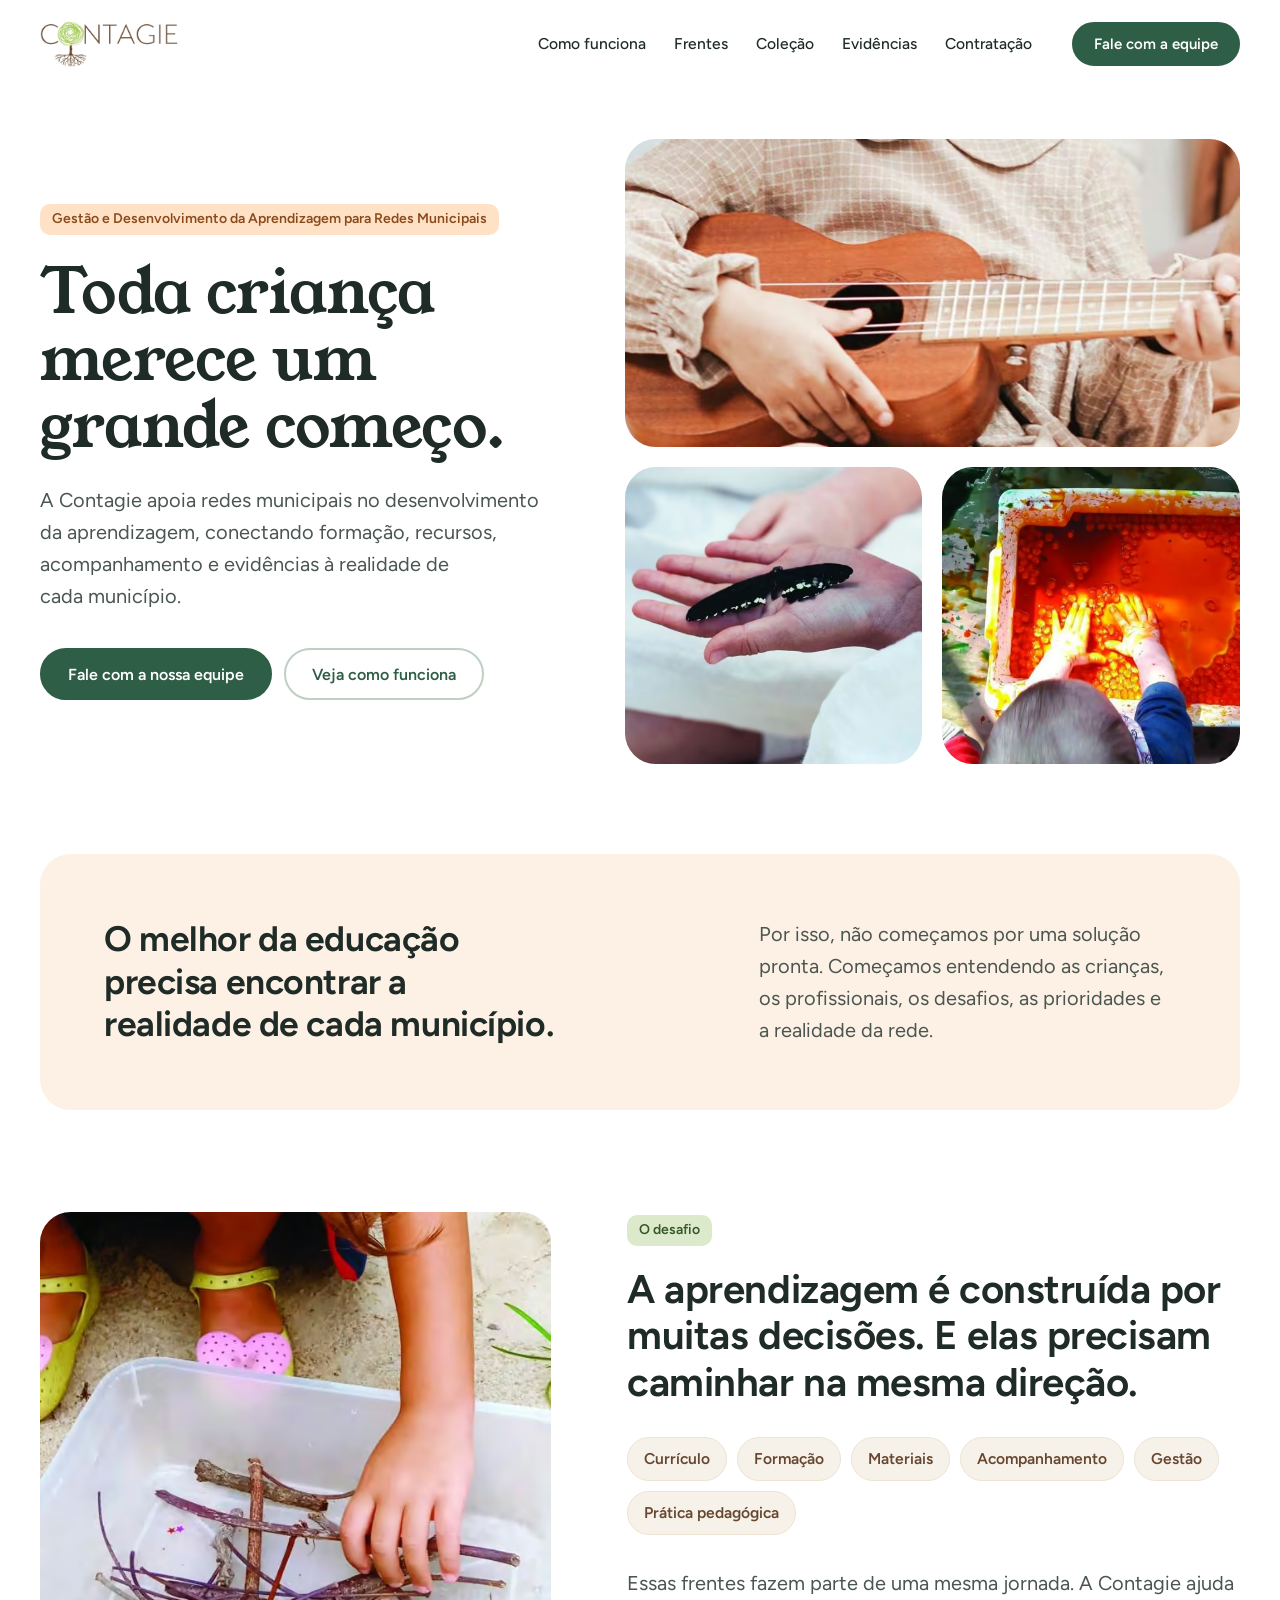
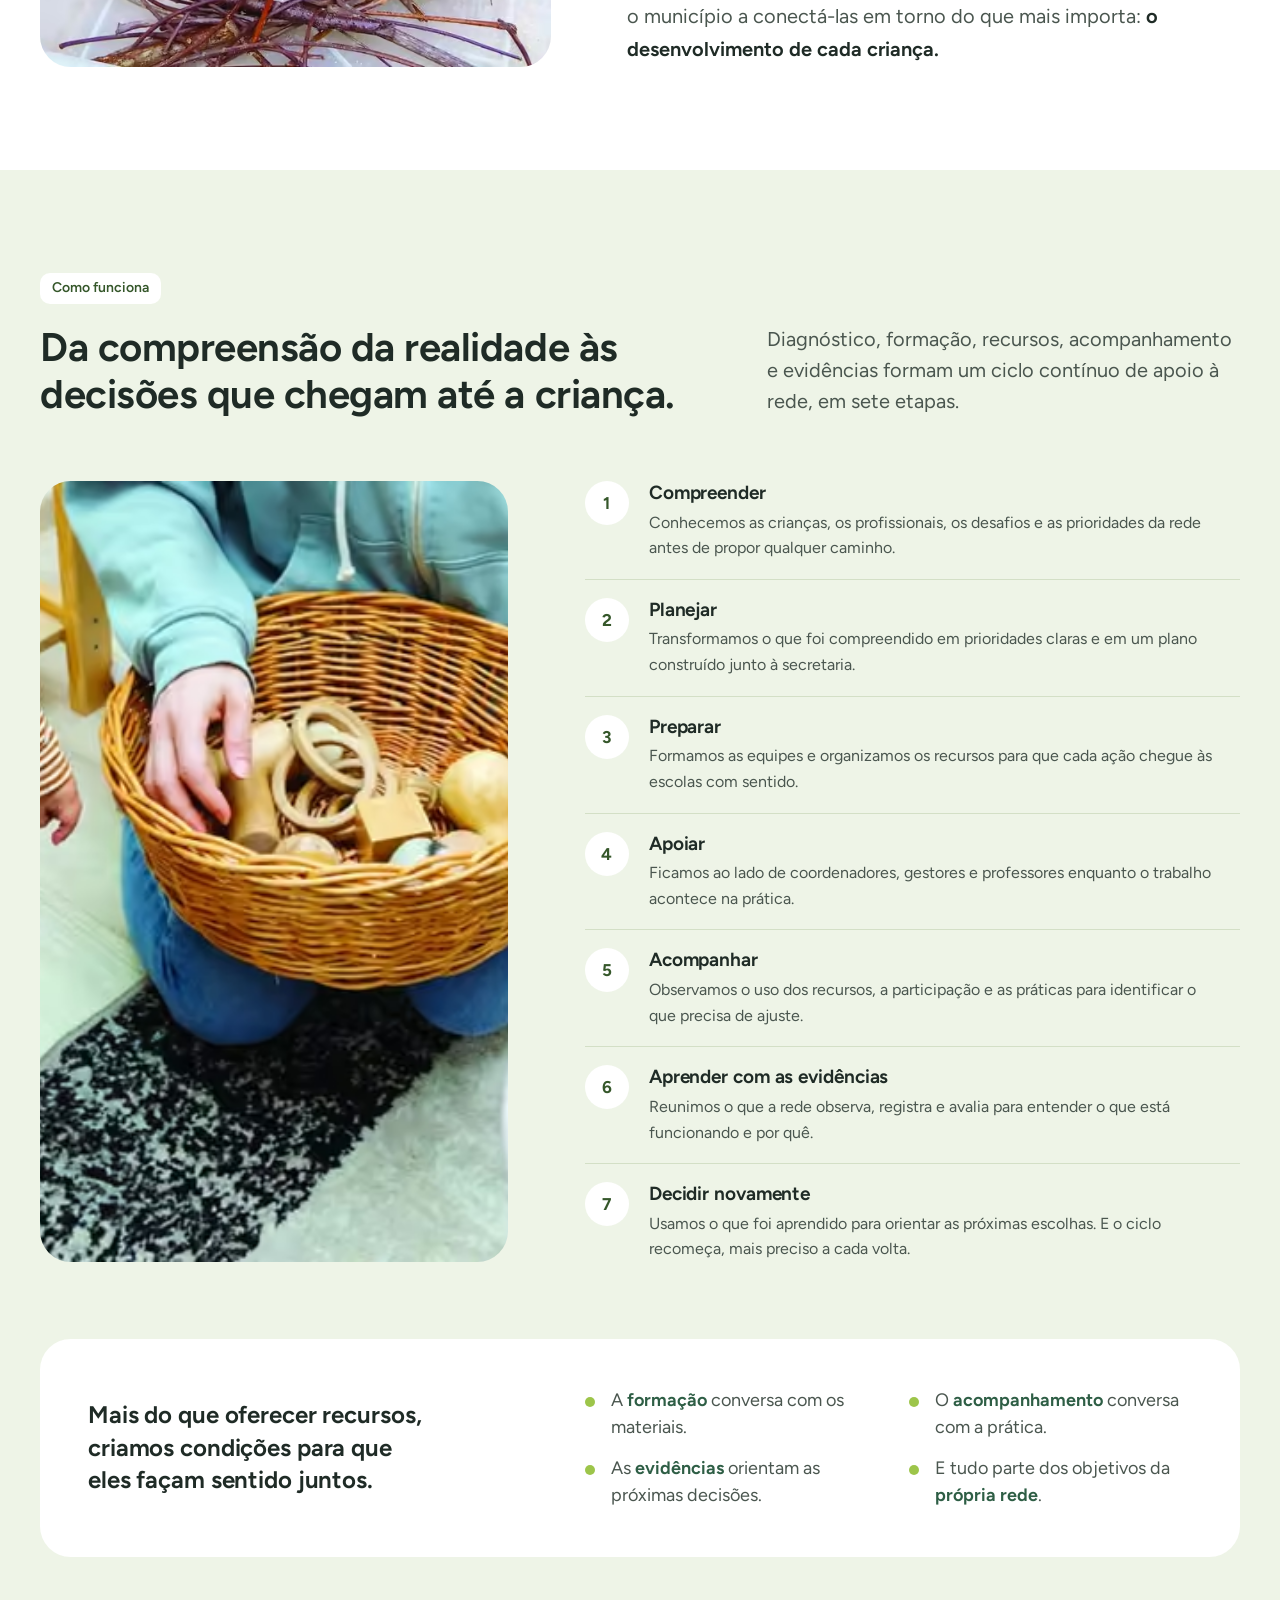
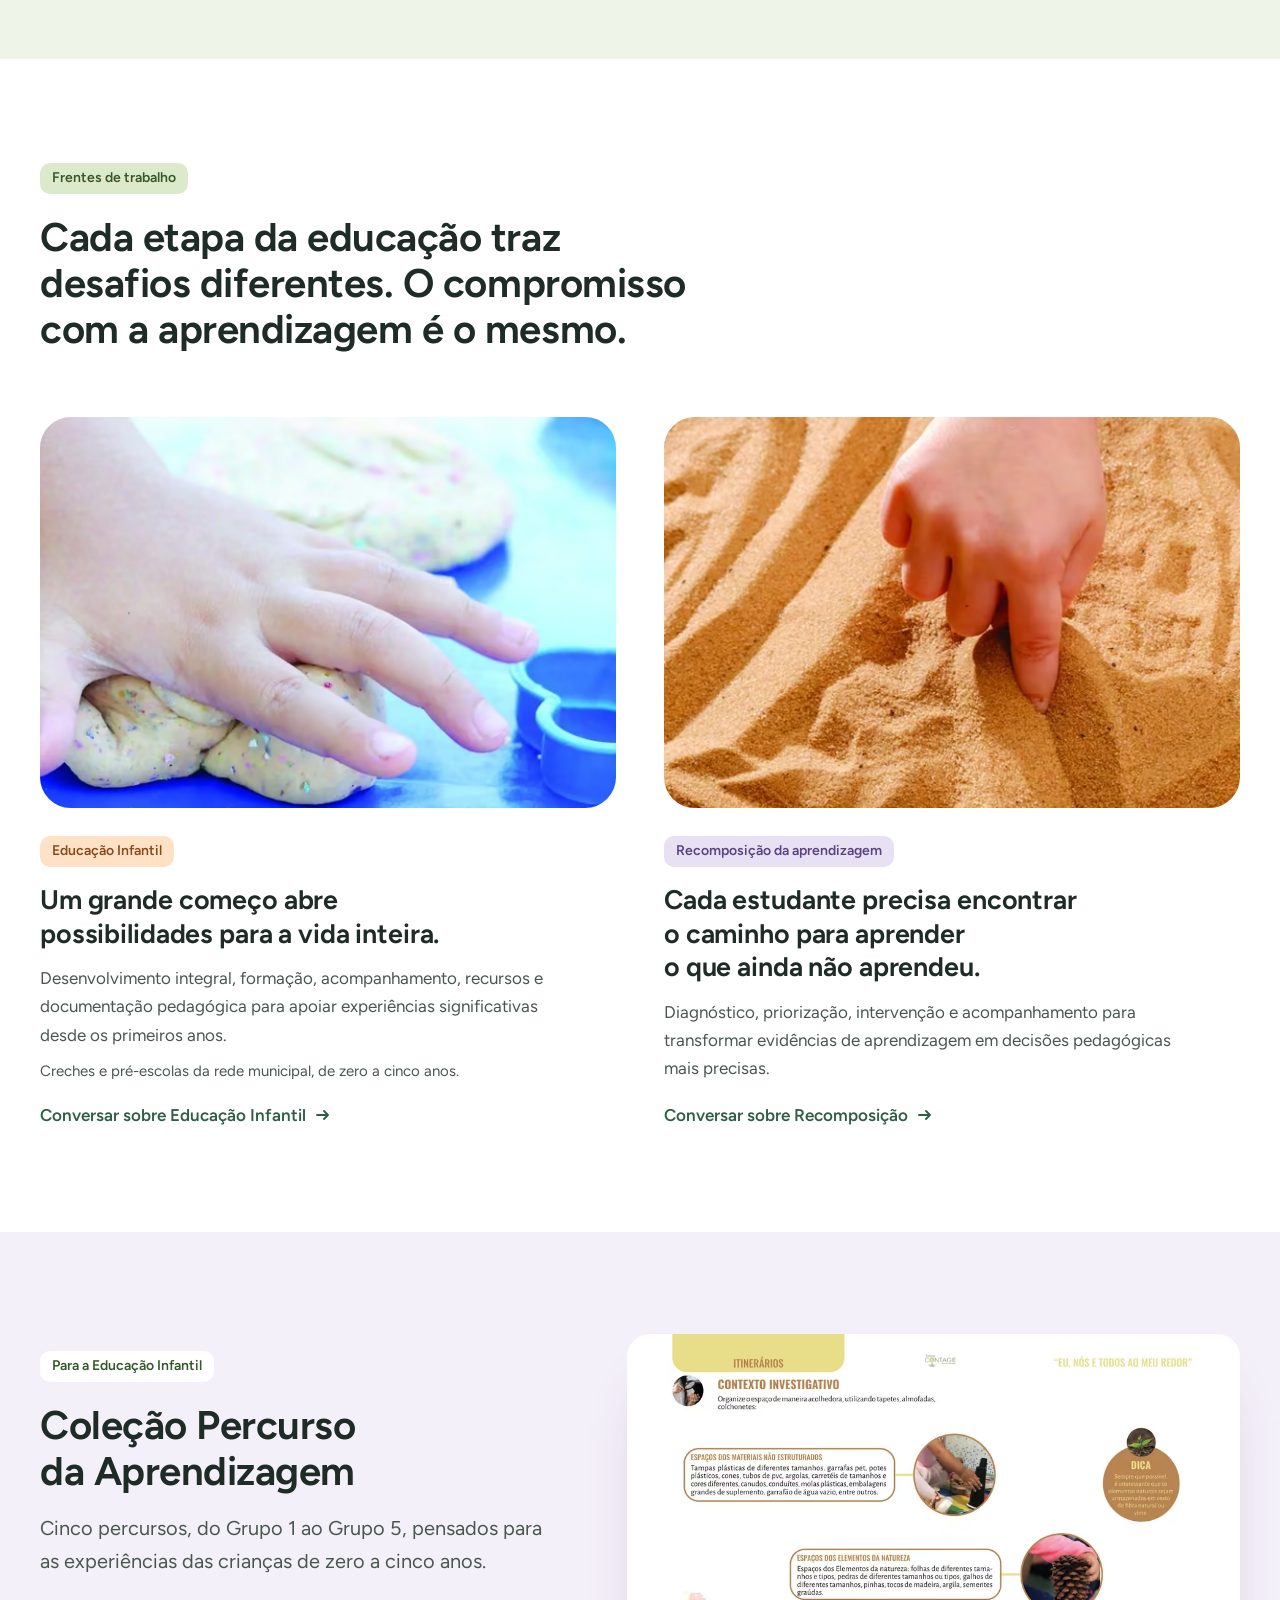
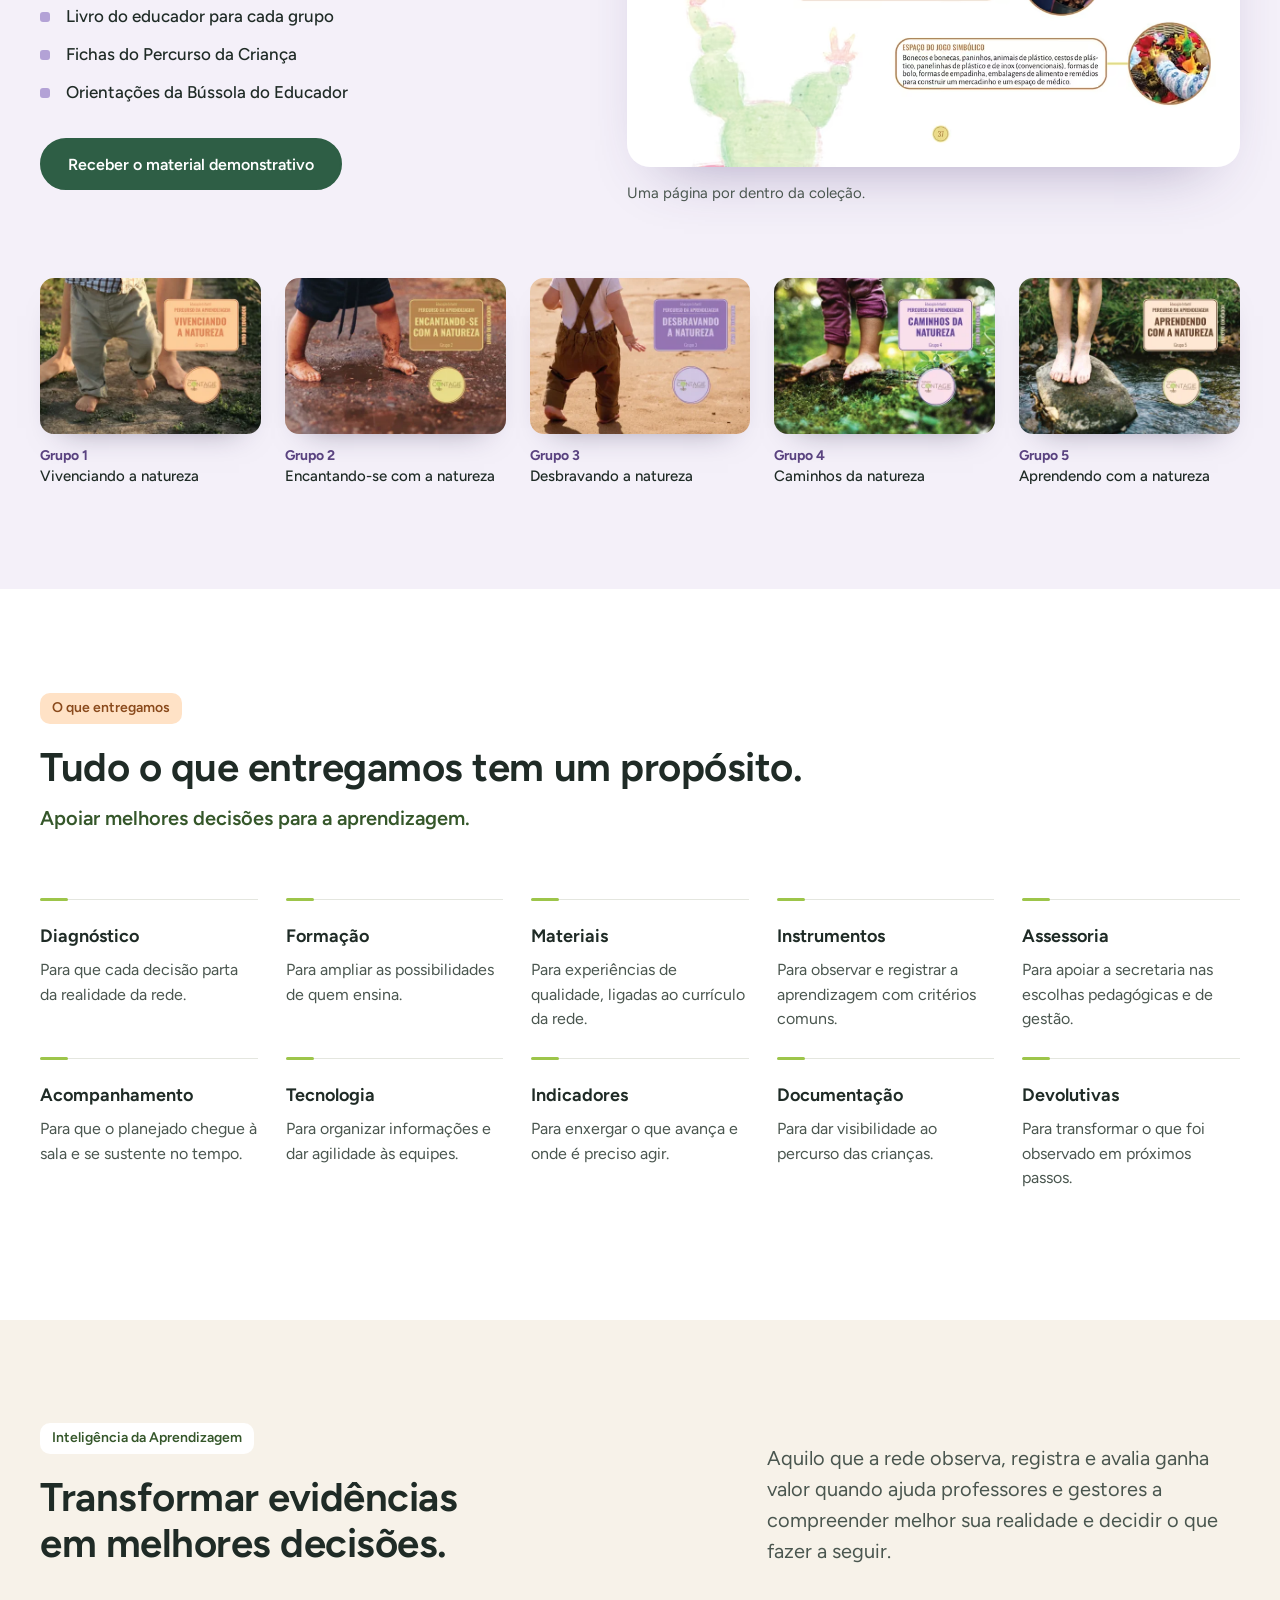
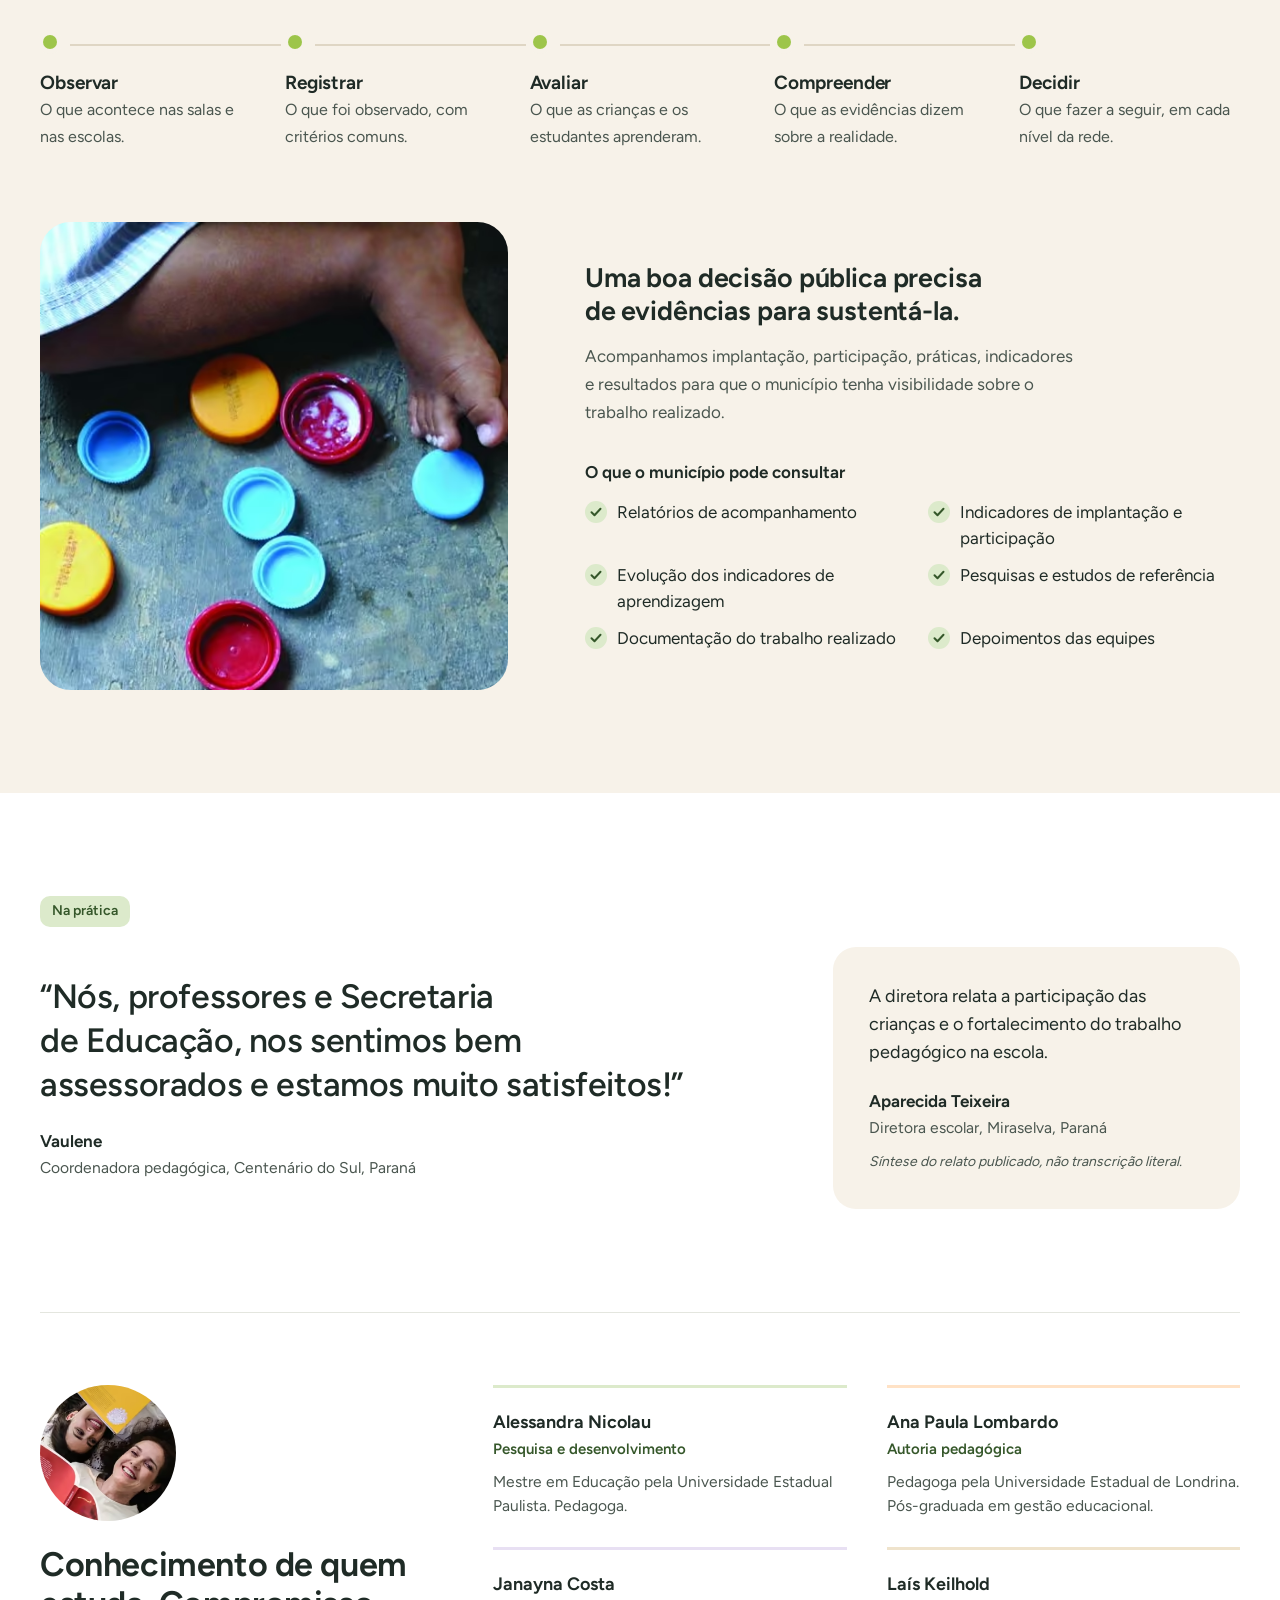
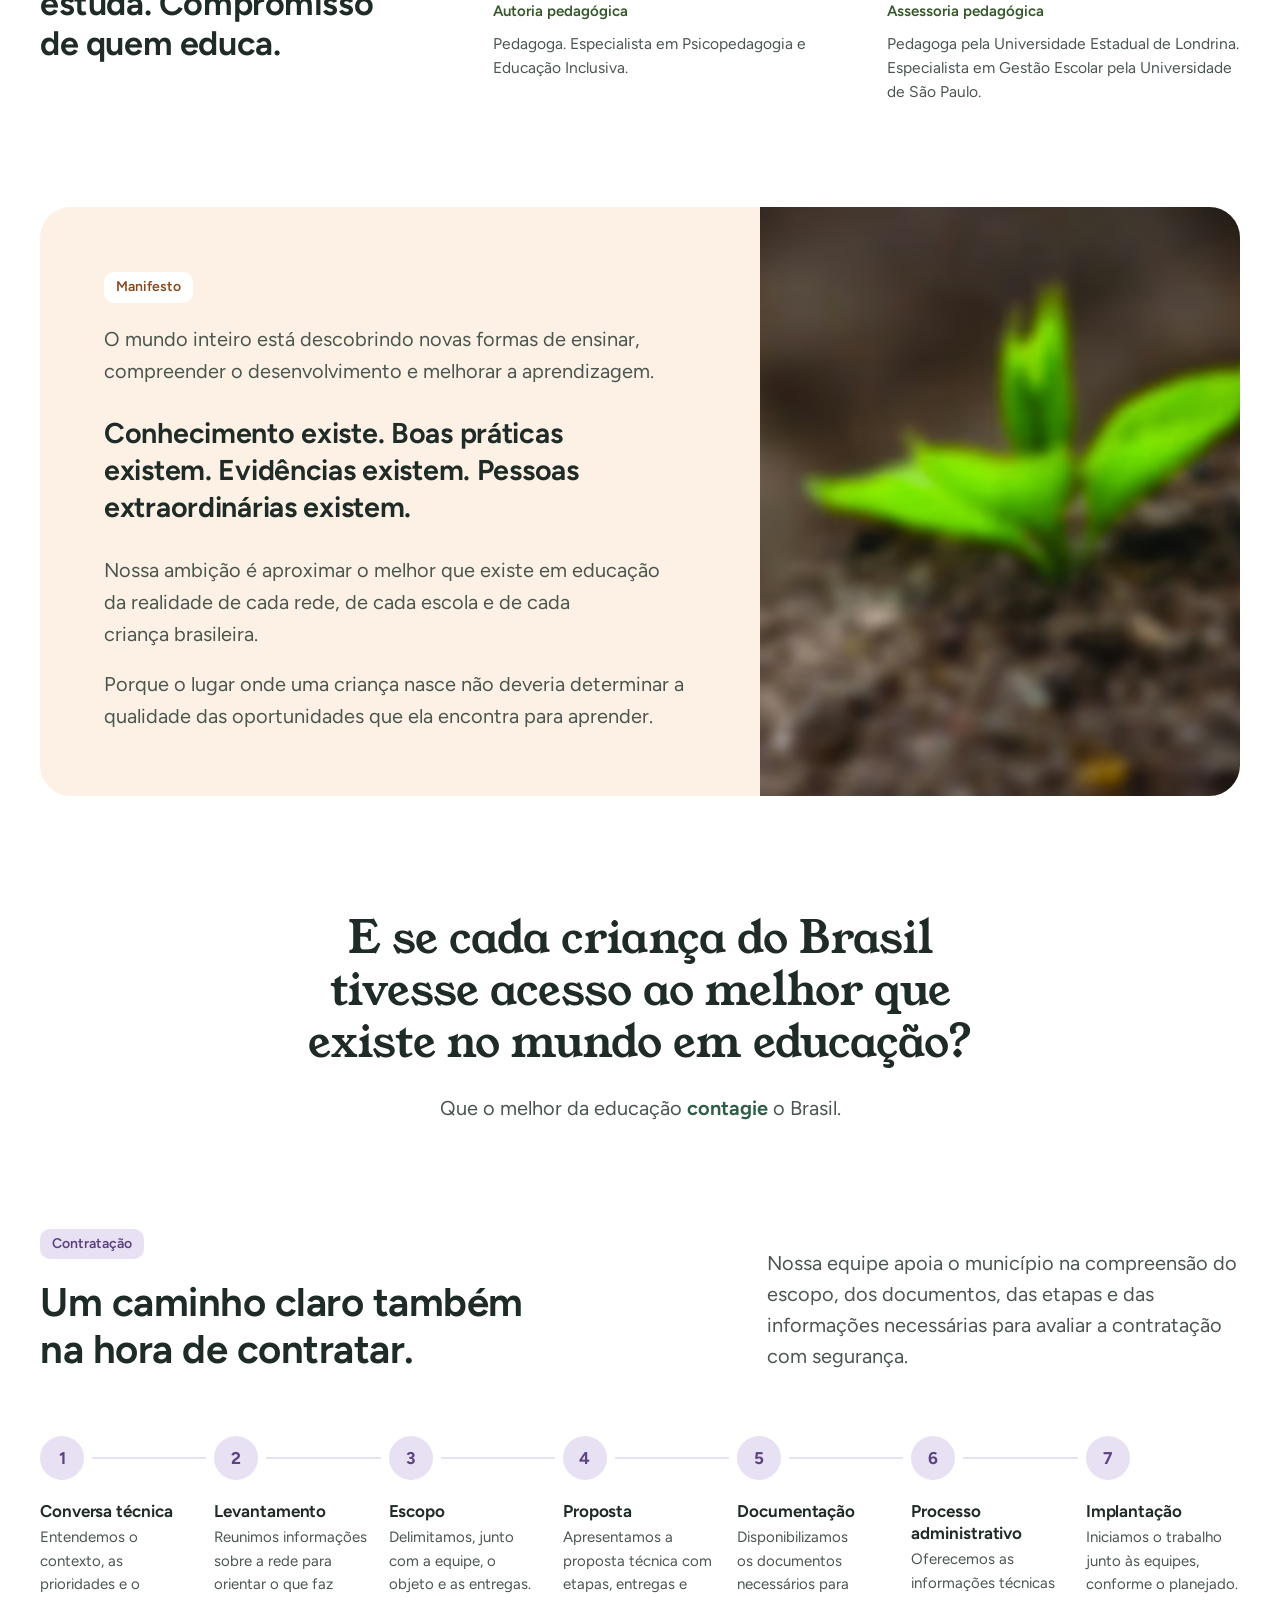
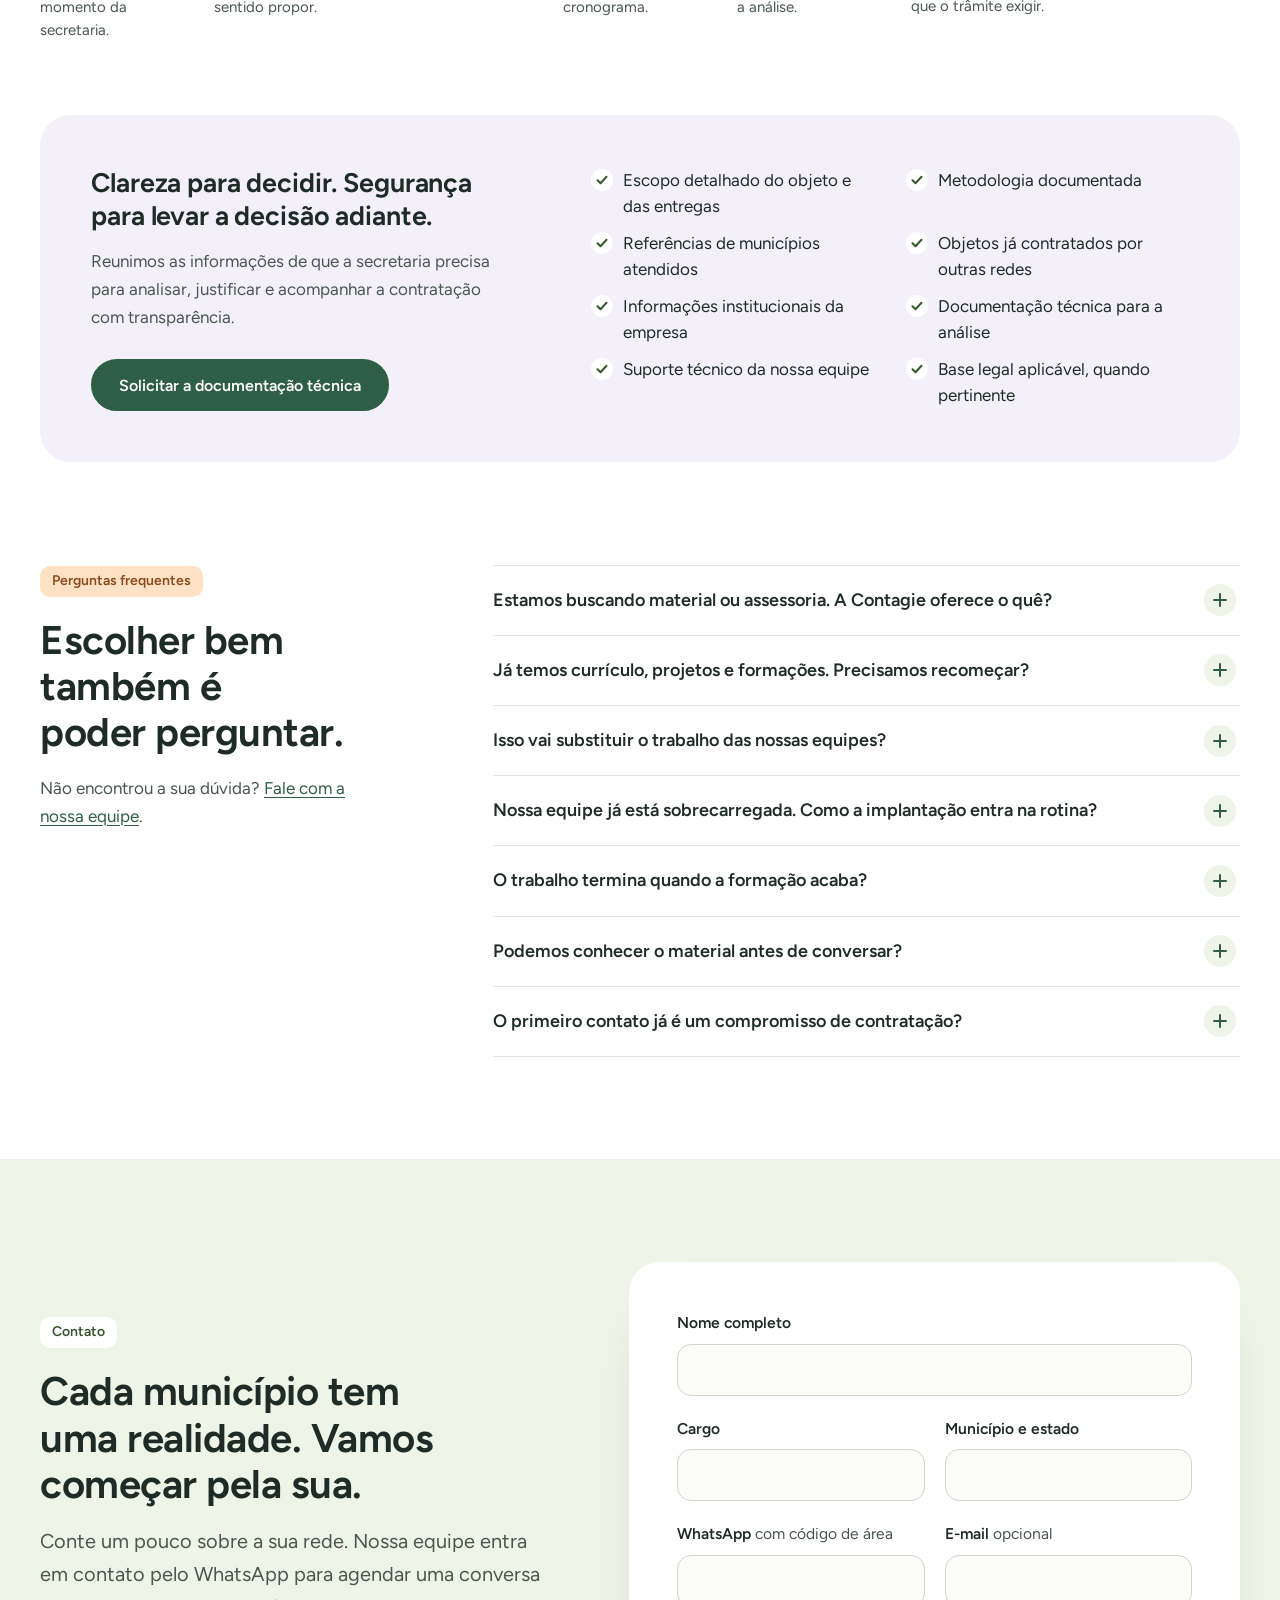
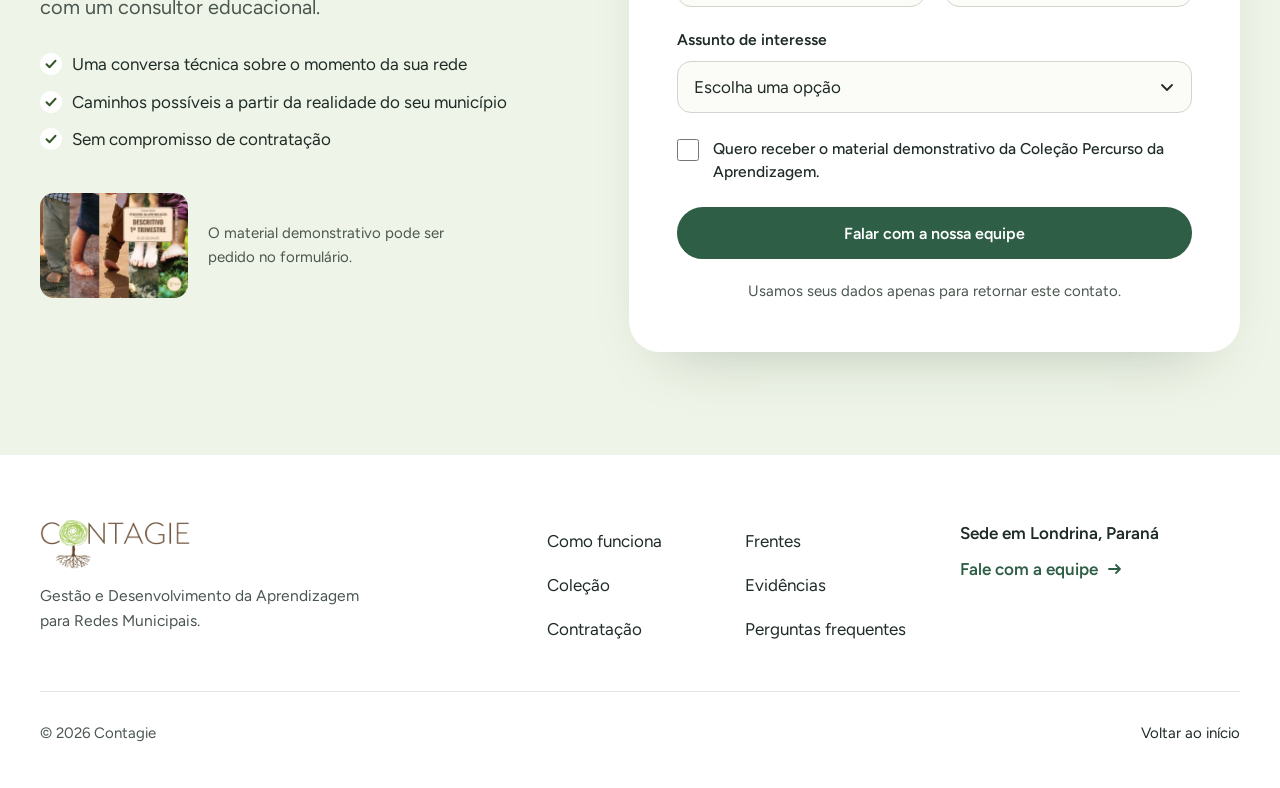
<file: direcoes/infancia/index.html>
<!DOCTYPE html>
<html lang="pt-BR">
<head>
<meta charset="utf-8">
<meta name="viewport" content="width=device-width, initial-scale=1">
<title>Contagie · Toda criança merece um grande começo</title>
<meta name="description" content="A Contagie apoia redes municipais no desenvolvimento da aprendizagem, conectando formação, recursos, acompanhamento e evidências à realidade de cada município.">
<!-- Versão de trabalho: remover a linha abaixo quando o site for publicado no endereço definitivo. -->
<meta name="robots" content="noindex, nofollow">
<meta name="theme-color" content="#ffffff">
<link rel="icon" href="../../favicon.svg" type="image/svg+xml">
<link rel="apple-touch-icon" href="../../assets/marca/icone-180.png">
<meta property="og:type" content="website">
<meta property="og:locale" content="pt_BR">
<meta property="og:site_name" content="Contagie">
<meta property="og:title" content="Toda criança merece um grande começo">
<meta property="og:description" content="Gestão e Desenvolvimento da Aprendizagem para Redes Municipais: formação, recursos, acompanhamento e evidências conectados à realidade de cada município.">
<!-- Na publicação definitiva, trocar pelo endereço completo da imagem para que ela apareça no WhatsApp. -->
<meta property="og:image" content="../../assets/marca/compartilhamento.jpg">
<link rel="preload" href="ativos/fontes/figtree-variavel.woff2" as="font" type="font/woff2" crossorigin>
<link rel="preload" href="ativos/fontes/young-serif.woff2" as="font" type="font/woff2" crossorigin>
<link rel="preload" as="image" type="image/avif" href="ativos/abertura-ukulele-825.avif" imagesrcset="ativos/abertura-ukulele-480.avif 480w, ativos/abertura-ukulele-825.avif 825w" imagesizes="(min-width: 1024px) 660px, 92vw">
<link rel="stylesheet" href="estilo.css">
<script>document.documentElement.className = 'js';</script>
<script src="script.js" defer></script>
</head>
<body>
<a class="pular" href="#conteudo">Pular para o conteúdo principal</a>

<header class="topo">
  <div class="recipiente topo__linha">
    <a class="topo__marca" href="#inicio">
      <img src="../../assets/marca/contagie-logotipo-reduzido.webp" alt="Contagie, voltar ao início" width="360" height="120">
    </a>
    <button class="topo__menu" type="button" aria-expanded="false" aria-controls="navegacao" hidden>
      <span>Menu</span>
      <svg aria-hidden="true" width="20" height="20" viewBox="0 0 20 20"><path d="M3 6h14M3 10h14M3 14h14" stroke="currentColor" stroke-width="1.8" stroke-linecap="round"/></svg>
    </button>
    <nav id="navegacao" class="topo__nav" aria-label="Principal">
      <ul>
        <li><a href="#metodo">Como funciona</a></li>
        <li><a href="#frentes">Frentes</a></li>
        <li><a href="#colecao">Coleção</a></li>
        <li><a href="#evidencias">Evidências</a></li>
        <li><a href="#contratacao">Contratação</a></li>
      </ul>
      <a class="botao botao--pequeno" href="#contato">Fale com a equipe</a>
    </nav>
  </div>
</header>

<main id="conteudo" tabindex="-1">

  <!-- 1. Abertura -->
  <section id="inicio" class="abertura" aria-labelledby="titulo-abertura">
    <div class="recipiente abertura__grade">
      <div class="abertura__texto">
        <p class="etiqueta etiqueta--pessego">Gestão e Desenvolvimento da Aprendizagem para Redes Municipais</p>
        <h1 id="titulo-abertura">Toda criança merece um grande começo.</h1>
        <p class="abertura__apoio">A Contagie apoia redes municipais no desenvolvimento da aprendizagem, conectando formação, recursos, acompanhamento e evidências à realidade de cada município.</p>
        <div class="acoes">
          <a class="botao" href="#contato">Fale com a nossa equipe</a>
          <a class="botao botao--contorno" href="#metodo">Veja como funciona</a>
        </div>
      </div>
      <div class="abertura__fotos">
        <picture class="abertura__foto abertura__foto--larga">
          <source type="image/avif" srcset="ativos/abertura-ukulele-480.avif 480w, ativos/abertura-ukulele-825.avif 825w" sizes="(min-width: 1024px) 660px, 92vw">
          <img src="ativos/abertura-ukulele-825.webp" srcset="ativos/abertura-ukulele-480.webp 480w, ativos/abertura-ukulele-825.webp 825w" sizes="(min-width: 1024px) 660px, 92vw" width="825" height="412" alt="Criança pequena de vestido xadrez dedilhando um ukulele de madeira." fetchpriority="high">
        </picture>
        <picture class="abertura__foto">
          <source type="image/avif" srcset="ativos/abertura-borboleta-240.avif 240w, ativos/abertura-borboleta-450.avif 450w" sizes="(min-width: 1024px) 320px, 45vw">
          <img src="ativos/abertura-borboleta-450.webp" srcset="ativos/abertura-borboleta-240.webp 240w, ativos/abertura-borboleta-450.webp 450w" sizes="(min-width: 1024px) 320px, 45vw" width="450" height="450" alt="Borboleta preta pousada na palma da mão de uma criança.">
        </picture>
        <picture class="abertura__foto">
          <source type="image/avif" srcset="ativos/abertura-pintura-240.avif 240w, ativos/abertura-pintura-450.avif 450w" sizes="(min-width: 1024px) 320px, 45vw">
          <img src="ativos/abertura-pintura-450.webp" srcset="ativos/abertura-pintura-240.webp 240w, ativos/abertura-pintura-450.webp 450w" sizes="(min-width: 1024px) 320px, 45vw" width="450" height="450" alt="Mãos pequenas mergulhadas numa bandeja de tinta laranja.">
        </picture>
      </div>
    </div>
  </section>

  <!-- 2. Ponto de partida -->
  <section class="declaracao" aria-labelledby="titulo-declaracao">
    <div class="recipiente">
      <div class="declaracao__painel">
        <h2 id="titulo-declaracao">O melhor da educação precisa encontrar a realidade de cada município.</h2>
        <p>Por isso, não começamos por uma solução pronta. Começamos entendendo as crianças, os profissionais, os desafios, as prioridades e a realidade da rede.</p>
      </div>
    </div>
  </section>

  <!-- 3. O desafio -->
  <section id="desafio" class="secao desafio" aria-labelledby="titulo-desafio">
    <div class="recipiente desafio__grade">
      <picture class="foto desafio__foto">
        <source type="image/avif" srcset="ativos/desafio-gravetos-480.avif 480w, ativos/desafio-gravetos-616.avif 616w" sizes="(min-width: 1024px) 500px, 92vw">
        <img src="ativos/desafio-gravetos-616.webp" srcset="ativos/desafio-gravetos-480.webp 480w, ativos/desafio-gravetos-616.webp 616w" sizes="(min-width: 1024px) 500px, 92vw" width="616" height="549" loading="lazy" decoding="async" alt="Mão de uma criança organizando gravetos dentro de uma caixa transparente, sobre a areia.">
      </picture>
      <div class="desafio__texto">
        <p class="etiqueta etiqueta--salvia">O desafio</p>
        <h2 id="titulo-desafio">A aprendizagem é construída por muitas decisões. E elas precisam caminhar na mesma direção.</h2>
        <ul class="fichas">
          <li>Currículo</li>
          <li>Formação</li>
          <li>Materiais</li>
          <li>Acompanhamento</li>
          <li>Gestão</li>
          <li>Prática pedagógica</li>
        </ul>
        <p>Essas frentes fazem parte de uma mesma jornada. A Contagie ajuda o município a conectá-las em torno do que mais importa: <strong>o desenvolvimento de cada criança.</strong></p>
      </div>
    </div>
  </section>

  <!-- 4. Como funciona -->
  <section id="metodo" class="secao faixa faixa--salvia metodo" aria-labelledby="titulo-metodo">
    <div class="recipiente">
      <div class="cabeca">
        <div>
          <p class="etiqueta etiqueta--branca">Como funciona</p>
          <h2 id="titulo-metodo">Da compreensão da realidade às decisões que chegam até a criança.</h2>
        </div>
        <p class="cabeca__apoio">Diagnóstico, formação, recursos, acompanhamento e evidências formam um ciclo contínuo de apoio à rede, em sete etapas.</p>
      </div>
      <div class="metodo__grade">
        <picture class="foto metodo__foto">
          <source type="image/avif" srcset="ativos/metodo-cesto-440.avif 440w, ativos/metodo-cesto-656.avif 656w" sizes="(min-width: 1024px) 440px, 92vw">
          <img src="ativos/metodo-cesto-656.webp" srcset="ativos/metodo-cesto-440.webp 440w, ativos/metodo-cesto-656.webp 656w" sizes="(min-width: 1024px) 440px, 92vw" width="656" height="655" loading="lazy" decoding="async" alt="Crianças pequenas ajoelhadas no tapete em volta de um cesto de vime cheio de brinquedos de madeira.">
        </picture>
        <ol class="etapas">
          <li><span class="etapas__numero" aria-hidden="true">1</span><div><h3>Compreender</h3><p>Conhecemos as crianças, os profissionais, os desafios e as prioridades da rede antes de propor qualquer caminho.</p></div></li>
          <li><span class="etapas__numero" aria-hidden="true">2</span><div><h3>Planejar</h3><p>Transformamos o que foi compreendido em prioridades claras e em um plano construído junto à secretaria.</p></div></li>
          <li><span class="etapas__numero" aria-hidden="true">3</span><div><h3>Preparar</h3><p>Formamos as equipes e organizamos os recursos para que cada ação chegue às escolas com sentido.</p></div></li>
          <li><span class="etapas__numero" aria-hidden="true">4</span><div><h3>Apoiar</h3><p>Ficamos ao lado de coordenadores, gestores e professores enquanto o trabalho acontece na prática.</p></div></li>
          <li><span class="etapas__numero" aria-hidden="true">5</span><div><h3>Acompanhar</h3><p>Observamos o uso dos recursos, a participação e as práticas para identificar o que precisa de ajuste.</p></div></li>
          <li><span class="etapas__numero" aria-hidden="true">6</span><div><h3>Aprender com as evidências</h3><p>Reunimos o que a rede observa, registra e avalia para entender o que está funcionando e por quê.</p></div></li>
          <li><span class="etapas__numero" aria-hidden="true">7</span><div><h3>Decidir novamente</h3><p>Usamos o que foi aprendido para orientar as próximas escolhas. E o ciclo recomeça, mais preciso a cada volta.</p></div></li>
        </ol>
      </div>
      <div class="conexoes">
        <h3 class="conexoes__titulo">Mais do que oferecer recursos, criamos condições para que eles façam sentido juntos.</h3>
        <ul class="conexoes__lista">
          <li>A <strong>formação</strong> conversa com os materiais.</li>
          <li>O <strong>acompanhamento</strong> conversa com a prática.</li>
          <li>As <strong>evidências</strong> orientam as próximas decisões.</li>
          <li>E tudo parte dos objetivos da <strong>própria rede</strong>.</li>
        </ul>
      </div>
    </div>
  </section>

  <!-- 5. Frentes de trabalho -->
  <section id="frentes" class="secao frentes" aria-labelledby="titulo-frentes">
    <div class="recipiente">
      <div class="cabeca cabeca--estreita">
        <div>
          <p class="etiqueta etiqueta--salvia">Frentes de trabalho</p>
          <h2 id="titulo-frentes">Cada etapa da educação traz desafios diferentes. O compromisso com a aprendizagem é o mesmo.</h2>
        </div>
      </div>
      <div class="frentes__grade">
        <article id="educacao-infantil" class="frente" aria-labelledby="titulo-infantil">
          <picture class="foto frente__foto">
            <source type="image/avif" srcset="ativos/frente-massinha-600.avif 600w, ativos/frente-massinha-846.avif 846w" sizes="(min-width: 1024px) 588px, 92vw">
            <img src="ativos/frente-massinha-846.webp" srcset="ativos/frente-massinha-600.webp 600w, ativos/frente-massinha-846.webp 846w" sizes="(min-width: 1024px) 588px, 92vw" width="846" height="575" loading="lazy" decoding="async" alt="Mão de uma criança amassando massinha caseira sobre uma mesa azul, com forminhas ao lado.">
          </picture>
          <div class="frente__texto">
            <p class="etiqueta etiqueta--pessego">Educação Infantil</p>
            <h3 id="titulo-infantil">Um grande começo abre possibilidades para a vida inteira.</h3>
            <p>Desenvolvimento integral, formação, acompanhamento, recursos e documentação pedagógica para apoiar experiências significativas desde os primeiros anos.</p>
            <p class="frente__publico">Creches e pré-escolas da rede municipal, de zero a cinco anos.</p>
            <a class="seta" href="#contato" data-assunto="Educação Infantil">Conversar sobre Educação Infantil<svg aria-hidden="true" width="18" height="18" viewBox="0 0 18 18"><path d="M3 9h11M10 5l4 4-4 4" fill="none" stroke="currentColor" stroke-width="1.8" stroke-linecap="round" stroke-linejoin="round"/></svg></a>
          </div>
        </article>
        <article id="recomposicao" class="frente" aria-labelledby="titulo-recomposicao">
          <picture class="foto frente__foto">
            <source type="image/avif" srcset="ativos/frente-areia-600.avif 600w, ativos/frente-areia-900.avif 900w" sizes="(min-width: 1024px) 588px, 92vw">
            <img src="ativos/frente-areia-900.webp" srcset="ativos/frente-areia-600.webp 600w, ativos/frente-areia-900.webp 900w" sizes="(min-width: 1024px) 588px, 92vw" width="900" height="612" loading="lazy" decoding="async" alt="Dedo de uma criança traçando linhas na areia.">
          </picture>
          <div class="frente__texto">
            <p class="etiqueta etiqueta--lilas">Recomposição da aprendizagem</p>
            <h3 id="titulo-recomposicao">Cada estudante precisa encontrar o caminho para aprender o que ainda não aprendeu.</h3>
            <p>Diagnóstico, priorização, intervenção e acompanhamento para transformar evidências de aprendizagem em decisões pedagógicas mais precisas.</p>
            <a class="seta" href="#contato" data-assunto="Recomposição da aprendizagem">Conversar sobre Recomposição<svg aria-hidden="true" width="18" height="18" viewBox="0 0 18 18"><path d="M3 9h11M10 5l4 4-4 4" fill="none" stroke="currentColor" stroke-width="1.8" stroke-linecap="round" stroke-linejoin="round"/></svg></a>
          </div>
        </article>
      </div>
    </div>
  </section>

  <!-- 6. Coleção Percurso da Aprendizagem -->
  <section id="colecao" class="secao faixa faixa--lilas colecao" aria-labelledby="titulo-colecao">
    <div class="recipiente">
      <div class="colecao__topo">
        <div class="colecao__texto">
          <p class="etiqueta etiqueta--branca">Para a Educação Infantil</p>
          <h2 id="titulo-colecao">Coleção Percurso da Aprendizagem</h2>
          <p>Cinco percursos, do Grupo 1 ao Grupo 5, pensados para as experiências das crianças de zero a cinco anos.</p>
          <ul class="marcas">
            <li>Livro do educador para cada grupo</li>
            <li>Fichas do Percurso da Criança</li>
            <li>Orientações da Bússola do Educador</li>
          </ul>
          <a class="botao" href="#contato" data-amostra>Receber o material demonstrativo</a>
        </div>
        <figure class="colecao__pagina">
          <picture class="foto foto--moldura">
            <source type="image/avif" srcset="ativos/pagina-itinerarios-600.avif 600w, ativos/pagina-itinerarios-1000.avif 1000w" sizes="(min-width: 1024px) 620px, 92vw">
            <img src="ativos/pagina-itinerarios-1000.webp" srcset="ativos/pagina-itinerarios-600.webp 600w, ativos/pagina-itinerarios-1000.webp 1000w" sizes="(min-width: 1024px) 620px, 92vw" width="1000" height="707" loading="lazy" decoding="async" alt="Página interna do livro do educador com o itinerário Contexto investigativo: sugestões de espaços com materiais não estruturados, elementos da natureza e jogo simbólico, ilustradas com fotografias.">
          </picture>
          <figcaption>Uma página por dentro da coleção.</figcaption>
        </figure>
      </div>
      <ol class="livros">
        <li><img src="../../assets/imagens/capa-grupo-1-480.webp" width="480" height="340" loading="lazy" decoding="async" alt="Capa do livro do educador do Grupo 1, Vivenciando a natureza."><p><span>Grupo 1</span> Vivenciando a natureza</p></li>
        <li><img src="../../assets/imagens/capa-grupo-2-480.webp" width="480" height="340" loading="lazy" decoding="async" alt="Capa do livro do educador do Grupo 2, Encantando-se com a natureza."><p><span>Grupo 2</span> Encantando-se com a natureza</p></li>
        <li><img src="../../assets/imagens/capa-grupo-3-480.webp" width="480" height="340" loading="lazy" decoding="async" alt="Capa do livro do educador do Grupo 3, Desbravando a natureza."><p><span>Grupo 3</span> Desbravando a natureza</p></li>
        <li><img src="../../assets/imagens/capa-grupo-4-480.webp" width="480" height="340" loading="lazy" decoding="async" alt="Capa do livro do educador do Grupo 4, Caminhos da natureza."><p><span>Grupo 4</span> Caminhos da natureza</p></li>
        <li><img src="../../assets/imagens/capa-grupo-5-480.webp" width="480" height="340" loading="lazy" decoding="async" alt="Capa do livro do educador do Grupo 5, Aprendendo com a natureza."><p><span>Grupo 5</span> Aprendendo com a natureza</p></li>
      </ol>
    </div>
  </section>

  <!-- 7. O que entregamos -->
  <section id="entregas" class="secao entregas" aria-labelledby="titulo-entregas">
    <div class="recipiente">
      <div class="cabeca cabeca--estreita">
        <div>
          <p class="etiqueta etiqueta--pessego">O que entregamos</p>
          <h2 id="titulo-entregas">Tudo o que entregamos tem um propósito.</h2>
          <p class="entregas__proposito">Apoiar melhores decisões para a aprendizagem.</p>
        </div>
      </div>
      <dl class="entregas__lista">
        <div><dt>Diagnóstico</dt><dd>Para que cada decisão parta da realidade da rede.</dd></div>
        <div><dt>Formação</dt><dd>Para ampliar as possibilidades de quem ensina.</dd></div>
        <div><dt>Materiais</dt><dd>Para experiências de qualidade, ligadas ao currículo da rede.</dd></div>
        <div><dt>Instrumentos</dt><dd>Para observar e registrar a aprendizagem com critérios comuns.</dd></div>
        <div><dt>Assessoria</dt><dd>Para apoiar a secretaria nas escolhas pedagógicas e de gestão.</dd></div>
        <div><dt>Acompanhamento</dt><dd>Para que o planejado chegue à sala e se sustente no tempo.</dd></div>
        <div><dt>Tecnologia</dt><dd>Para organizar informações e dar agilidade às equipes.</dd></div>
        <div><dt>Indicadores</dt><dd>Para enxergar o que avança e onde é preciso agir.</dd></div>
        <div><dt>Documentação</dt><dd>Para dar visibilidade ao percurso das crianças.</dd></div>
        <div><dt>Devolutivas</dt><dd>Para transformar o que foi observado em próximos passos.</dd></div>
      </dl>
    </div>
  </section>

  <!-- 8. Inteligência da Aprendizagem -->
  <section id="evidencias" class="secao faixa faixa--areia evidencias" aria-labelledby="titulo-evidencias">
    <div class="recipiente">
      <div class="cabeca">
        <div>
          <p class="etiqueta etiqueta--branca">Inteligência da Aprendizagem</p>
          <h2 id="titulo-evidencias">Transformar evidências em melhores decisões.</h2>
        </div>
        <p class="cabeca__apoio">Aquilo que a rede observa, registra e avalia ganha valor quando ajuda professores e gestores a compreender melhor sua realidade e decidir o que fazer a seguir.</p>
      </div>
      <ol class="fluxo">
        <li><h3>Observar</h3><p>O que acontece nas salas e nas escolas.</p></li>
        <li><h3>Registrar</h3><p>O que foi observado, com critérios comuns.</p></li>
        <li><h3>Avaliar</h3><p>O que as crianças e os estudantes aprenderam.</p></li>
        <li><h3>Compreender</h3><p>O que as evidências dizem sobre a realidade.</p></li>
        <li><h3>Decidir</h3><p>O que fazer a seguir, em cada nível da rede.</p></li>
      </ol>
      <div class="evidencias__grade">
        <picture class="foto evidencias__foto">
          <source type="image/avif" srcset="ativos/evidencias-tampinhas-440.avif 440w, ativos/evidencias-tampinhas-513.avif 513w" sizes="(min-width: 1024px) 460px, 92vw">
          <img src="ativos/evidencias-tampinhas-513.webp" srcset="ativos/evidencias-tampinhas-440.webp 440w, ativos/evidencias-tampinhas-513.webp 513w" sizes="(min-width: 1024px) 460px, 92vw" width="513" height="513" loading="lazy" decoding="async" alt="Tampinhas coloridas espalhadas no chão e o pé de uma criança separando uma delas.">
        </picture>
        <div class="evidencias__texto">
          <h3 class="evidencias__titulo">Uma boa decisão pública precisa de evidências para sustentá-la.</h3>
          <p>Acompanhamos implantação, participação, práticas, indicadores e resultados para que o município tenha visibilidade sobre o trabalho realizado.</p>
          <p class="evidencias__rotulo">O que o município pode consultar</p>
          <ul class="confere">
            <li>Relatórios de acompanhamento</li>
            <li>Indicadores de implantação e participação</li>
            <li>Evolução dos indicadores de aprendizagem</li>
            <li>Pesquisas e estudos de referência</li>
            <li>Documentação do trabalho realizado</li>
            <li>Depoimentos das equipes</li>
          </ul>
        </div>
      </div>
    </div>
  </section>

  <!-- 9. Na prática: vozes e equipe -->
  <section id="pratica" class="secao pratica" aria-labelledby="titulo-pratica">
    <div class="recipiente">
      <p class="etiqueta etiqueta--salvia">Na prática</p>
      <div class="pratica__vozes">
        <figure class="citacao">
          <blockquote>
            <p>“Nós, professores e Secretaria de Educação, nos sentimos bem assessorados e estamos muito satisfeitos!”</p>
          </blockquote>
          <figcaption><strong>Vaulene</strong>Coordenadora pedagógica, Centenário do Sul, Paraná</figcaption>
        </figure>
        <figure class="relato">
          <p>A diretora relata a participação das crianças e o fortalecimento do trabalho pedagógico na escola.</p>
          <figcaption><strong>Aparecida Teixeira</strong>Diretora escolar, Miraselva, Paraná<span>Síntese do relato publicado, não transcrição literal.</span></figcaption>
        </figure>
      </div>
      <div class="equipe">
        <div class="equipe__cabeca">
          <picture class="equipe__foto">
            <source type="image/avif" srcset="ativos/autoras-240.avif 240w, ativos/autoras-440.avif 440w" sizes="160px">
            <img src="ativos/autoras-440.webp" srcset="ativos/autoras-240.webp 240w, ativos/autoras-440.webp 440w" sizes="160px" width="440" height="440" loading="lazy" decoding="async" alt="Duas autoras da coleção sorrindo, deitadas lado a lado sobre livros abertos.">
          </picture>
          <h2 id="titulo-pratica">Conhecimento de quem estuda. Compromisso de quem educa.</h2>
        </div>
        <ul class="equipe__lista">
          <li><p class="equipe__nome">Alessandra Nicolau</p><p class="equipe__papel">Pesquisa e desenvolvimento</p><p>Mestre em Educação pela Universidade Estadual Paulista. Pedagoga.</p></li>
          <li><p class="equipe__nome">Ana Paula Lombardo</p><p class="equipe__papel">Autoria pedagógica</p><p>Pedagoga pela Universidade Estadual de Londrina. Pós-graduada em gestão educacional.</p></li>
          <li><p class="equipe__nome">Janayna Costa</p><p class="equipe__papel">Autoria pedagógica</p><p>Pedagoga. Especialista em Psicopedagogia e Educação Inclusiva.</p></li>
          <li><p class="equipe__nome">Laís Keilhold</p><p class="equipe__papel">Assessoria pedagógica</p><p>Pedagoga pela Universidade Estadual de Londrina. Especialista em Gestão Escolar pela Universidade de São Paulo.</p></li>
        </ul>
      </div>
    </div>
  </section>

  <!-- 10. Manifesto e visão -->
  <!-- Manifesto: texto ainda precisa de validação da Aline antes da publicação. -->
  <section class="manifesto" aria-labelledby="titulo-manifesto">
    <div class="recipiente">
      <div class="manifesto__painel">
        <div class="manifesto__texto">
          <h2 id="titulo-manifesto" class="etiqueta etiqueta--branca">Manifesto</h2>
          <p>O mundo inteiro está descobrindo novas formas de ensinar, compreender o desenvolvimento e melhorar a aprendizagem.</p>
          <p class="manifesto__forte">Conhecimento existe. Boas práticas existem. Evidências existem. Pessoas extraordinárias existem.</p>
          <p>Nossa ambição é aproximar o melhor que existe em educação da realidade de cada rede, de cada escola e de cada criança brasileira.</p>
          <p>Porque o lugar onde uma criança nasce não deveria determinar a qualidade das oportunidades que ela encontra para aprender.</p>
        </div>
        <picture class="manifesto__foto">
          <source type="image/avif" srcset="ativos/manifesto-broto-520.avif 520w, ativos/manifesto-broto-906.avif 906w" sizes="(min-width: 1024px) 460px, 92vw">
          <img src="ativos/manifesto-broto-906.webp" srcset="ativos/manifesto-broto-520.webp 520w, ativos/manifesto-broto-906.webp 906w" sizes="(min-width: 1024px) 460px, 92vw" width="906" height="940" loading="lazy" decoding="async" alt="Um broto verde nascendo da terra escura.">
        </picture>
      </div>
      <div class="visao">
        <p class="visao__pergunta serifa">E se cada criança do Brasil tivesse acesso ao melhor que existe no mundo em educação?</p>
        <p class="visao__desejo">Que o melhor da educação <strong>contagie</strong> o Brasil.</p>
      </div>
    </div>
  </section>

  <!-- 11. Contratação -->
  <section id="contratacao" class="secao contratacao" aria-labelledby="titulo-contratacao">
    <div class="recipiente">
      <div class="cabeca">
        <div>
          <p class="etiqueta etiqueta--lilas">Contratação</p>
          <h2 id="titulo-contratacao">Um caminho claro também na hora de contratar.</h2>
        </div>
        <p class="cabeca__apoio">Nossa equipe apoia o município na compreensão do escopo, dos documentos, das etapas e das informações necessárias para avaliar a contratação com segurança.</p>
      </div>
      <ol class="passos">
        <li><span class="passos__numero" aria-hidden="true">1</span><h3>Conversa técnica</h3><p>Entendemos o contexto, as prioridades e o momento da secretaria.</p></li>
        <li><span class="passos__numero" aria-hidden="true">2</span><h3>Levantamento</h3><p>Reunimos informações sobre a rede para orientar o que faz sentido propor.</p></li>
        <li><span class="passos__numero" aria-hidden="true">3</span><h3>Escopo</h3><p>Delimitamos, junto com a equipe, o objeto e as entregas.</p></li>
        <li><span class="passos__numero" aria-hidden="true">4</span><h3>Proposta</h3><p>Apresentamos a proposta técnica com etapas, entregas e cronograma.</p></li>
        <li><span class="passos__numero" aria-hidden="true">5</span><h3>Documentação</h3><p>Disponibilizamos os documentos necessários para a análise.</p></li>
        <li><span class="passos__numero" aria-hidden="true">6</span><h3>Processo administrativo</h3><p>Oferecemos as informações técnicas que o trâmite exigir.</p></li>
        <li><span class="passos__numero" aria-hidden="true">7</span><h3>Implantação</h3><p>Iniciamos o trabalho junto às equipes, conforme o planejado.</p></li>
      </ol>
      <div class="seguranca">
        <div class="seguranca__texto">
          <h3>Clareza para decidir. Segurança para levar a decisão adiante.</h3>
          <p>Reunimos as informações de que a secretaria precisa para analisar, justificar e acompanhar a contratação com transparência.</p>
          <a class="botao" href="#contato" data-assunto="Documentação técnica">Solicitar a documentação técnica</a>
        </div>
        <ul class="confere confere--duas">
          <li>Escopo detalhado do objeto e das entregas</li>
          <li>Metodologia documentada</li>
          <li>Referências de municípios atendidos</li>
          <li>Objetos já contratados por outras redes</li>
          <li>Informações institucionais da empresa</li>
          <li>Documentação técnica para a análise</li>
          <li>Suporte técnico da nossa equipe</li>
          <li>Base legal aplicável, quando pertinente</li>
        </ul>
      </div>
    </div>
  </section>

  <!-- 12. Perguntas frequentes -->
  <section id="perguntas" class="secao perguntas" aria-labelledby="titulo-perguntas">
    <div class="recipiente perguntas__grade">
      <div class="perguntas__lado">
        <p class="etiqueta etiqueta--pessego">Perguntas frequentes</p>
        <h2 id="titulo-perguntas">Escolher bem também é poder perguntar.</h2>
        <p>Não encontrou a sua dúvida? <a href="#contato">Fale com a nossa equipe</a>.</p>
      </div>
      <div class="perguntas__lista">
        <details><summary>Estamos buscando material ou assessoria. A Contagie oferece o quê?</summary><p>Os dois fazem parte da proposta. Os materiais oferecem repertório; a formação e a assessoria apoiam o seu uso e o trabalho pedagógico. A conversa com a equipe define como essas frentes entram no contexto da sua rede.</p></details>
        <details><summary>Já temos currículo, projetos e formações. Precisamos recomeçar?</summary><p>Não. O que a rede já construiu entra na conversa. O currículo orienta a formação, os recursos e o acompanhamento, e os projetos em andamento entram no planejamento e podem ser fortalecidos.</p></details>
        <details><summary>Isso vai substituir o trabalho das nossas equipes?</summary><p>Não. O trabalho é construído junto às equipes da secretaria e das escolas, respeitando o papel de cada uma. A formação da Contagie é planejada para somar ao que a rede já realiza.</p></details>
        <details><summary>Nossa equipe já está sobrecarregada. Como a implantação entra na rotina?</summary><p>Tempo, responsabilidades e acompanhamento são combinados desde o planejamento, considerando o calendário e as equipes do município. A proposta mostra o que o trabalho exigirá de cada equipe.</p></details>
        <details><summary>O trabalho termina quando a formação acaba?</summary><p>Não. Depois da formação, acompanhamos o uso dos recursos, apoiamos as decisões da coordenação e da gestão, identificamos novas necessidades e orientamos os próximos passos.</p></details>
        <details><summary>Podemos conhecer o material antes de conversar?</summary><p>Sim. Marque a opção no formulário de contato e a nossa equipe envia o material demonstrativo da Coleção Percurso da Aprendizagem.</p></details>
        <details><summary>O primeiro contato já é um compromisso de contratação?</summary><p>Não. É uma conversa para entender a realidade da rede e apresentar possibilidades. A decisão e os procedimentos de contratação pertencem ao município.</p></details>
      </div>
    </div>
  </section>

  <!-- 13. Contato -->
  <section id="contato" class="secao faixa faixa--salvia contato" aria-labelledby="titulo-contato">
    <div class="recipiente contato__grade">
      <div class="contato__texto">
        <p class="etiqueta etiqueta--branca">Contato</p>
        <h2 id="titulo-contato">Cada município tem uma realidade. Vamos começar pela sua.</h2>
        <p>Conte um pouco sobre a sua rede. Nossa equipe entra em contato pelo WhatsApp para agendar uma conversa com um consultor educacional.</p>
        <ul class="confere">
          <li>Uma conversa técnica sobre o momento da sua rede</li>
          <li>Caminhos possíveis a partir da realidade do seu município</li>
          <li>Sem compromisso de contratação</li>
        </ul>
        <figure class="contato__material">
          <picture class="foto">
            <source type="image/avif" srcset="../../assets/imagens/material-demonstrativo-600.avif 600w, ../../assets/imagens/material-demonstrativo-1000.avif 1000w" sizes="(min-width: 1024px) 300px, 60vw">
            <img src="../../assets/imagens/material-demonstrativo-600.webp" srcset="../../assets/imagens/material-demonstrativo-600.webp 600w, ../../assets/imagens/material-demonstrativo-1000.webp 1000w" sizes="(min-width: 1024px) 300px, 60vw" width="600" height="425" loading="lazy" decoding="async" alt="Capa do material demonstrativo da Coleção Percurso da Aprendizagem, com fotografias de pés de crianças na natureza.">
          </picture>
          <figcaption>O material demonstrativo pode ser pedido no formulário.</figcaption>
        </figure>
      </div>
      <form class="formulario" name="contato" method="POST" data-netlify="true" netlify-honeypot="campo-armadilha" data-formulario>
        <input type="hidden" name="form-name" value="contato">
        <p class="formulario__armadilha"><label>Não preencha este campo: <input type="text" name="campo-armadilha" tabindex="-1" autocomplete="off"></label></p>
        <div class="campo">
          <label for="campo-nome">Nome completo</label>
          <input id="campo-nome" name="nome" type="text" autocomplete="name" required aria-describedby="erro-nome">
          <p class="campo__erro" id="erro-nome" hidden></p>
        </div>
        <div class="formulario__dupla">
          <div class="campo">
            <label for="campo-cargo">Cargo</label>
            <input id="campo-cargo" name="cargo" type="text" autocomplete="organization-title" required aria-describedby="erro-cargo">
            <p class="campo__erro" id="erro-cargo" hidden></p>
          </div>
          <div class="campo">
            <label for="campo-municipio">Município e estado</label>
            <input id="campo-municipio" name="municipio" type="text" autocomplete="address-level2" required aria-describedby="erro-municipio">
            <p class="campo__erro" id="erro-municipio" hidden></p>
          </div>
        </div>
        <div class="formulario__dupla">
          <div class="campo">
            <label for="campo-whatsapp">WhatsApp <span>com código de área</span></label>
            <input id="campo-whatsapp" name="whatsapp" type="tel" inputmode="tel" autocomplete="tel" required aria-describedby="erro-whatsapp">
            <p class="campo__erro" id="erro-whatsapp" hidden></p>
          </div>
          <div class="campo">
            <label for="campo-email">E-mail <span>opcional</span></label>
            <input id="campo-email" name="email" type="email" autocomplete="email" aria-describedby="erro-email">
            <p class="campo__erro" id="erro-email" hidden></p>
          </div>
        </div>
        <div class="campo">
          <label for="campo-assunto">Assunto de interesse</label>
          <select id="campo-assunto" name="assunto">
            <option value="">Escolha uma opção</option>
            <option>Educação Infantil</option>
            <option>Recomposição da aprendizagem</option>
            <option>As duas frentes</option>
            <option>Documentação técnica</option>
            <option>Ainda não sei</option>
          </select>
        </div>
        <div class="campo campo--marcar">
          <input id="campo-amostra" name="amostra" type="checkbox" value="sim">
          <label for="campo-amostra">Quero receber o material demonstrativo da Coleção Percurso da Aprendizagem.</label>
        </div>
        <button class="botao botao--largo" type="submit">Falar com a nossa equipe</button>
        <p class="formulario__nota">Usamos seus dados apenas para retornar este contato.</p>
        <div class="formulario__status" role="status" aria-live="polite" data-formulario-status></div>
      </form>
    </div>
  </section>
</main>

<footer class="rodape">
  <div class="recipiente">
    <div class="rodape__grade">
      <div class="rodape__marca">
        <img src="../../assets/marca/contagie-logotipo-reduzido.webp" width="360" height="120" loading="lazy" alt="Sistema Contagie de Aprendizagem">
        <p>Gestão e Desenvolvimento da Aprendizagem para Redes Municipais.</p>
      </div>
      <nav aria-label="Rodapé">
        <ul>
          <li><a href="#metodo">Como funciona</a></li>
          <li><a href="#frentes">Frentes</a></li>
          <li><a href="#colecao">Coleção</a></li>
          <li><a href="#evidencias">Evidências</a></li>
          <li><a href="#contratacao">Contratação</a></li>
          <li><a href="#perguntas">Perguntas frequentes</a></li>
        </ul>
      </nav>
      <div class="rodape__contato">
        <p>Sede em Londrina, Paraná</p>
        <!-- Incluir aqui o e-mail, o WhatsApp e o perfil do Instagram da Contagie. -->
        <a class="seta" href="#contato">Fale com a equipe<svg aria-hidden="true" width="18" height="18" viewBox="0 0 18 18"><path d="M3 9h11M10 5l4 4-4 4" fill="none" stroke="currentColor" stroke-width="1.8" stroke-linecap="round" stroke-linejoin="round"/></svg></a>
      </div>
    </div>
    <div class="rodape__base">
      <!-- Incluir a razão social e o número do Cadastro Nacional da Pessoa Jurídica, e o endereço da política de privacidade. -->
      <p>© <span data-ano>2026</span> Contagie</p>
      <a href="#inicio">Voltar ao início</a>
    </div>
  </div>
</footer>
</body>
</html>
</file>
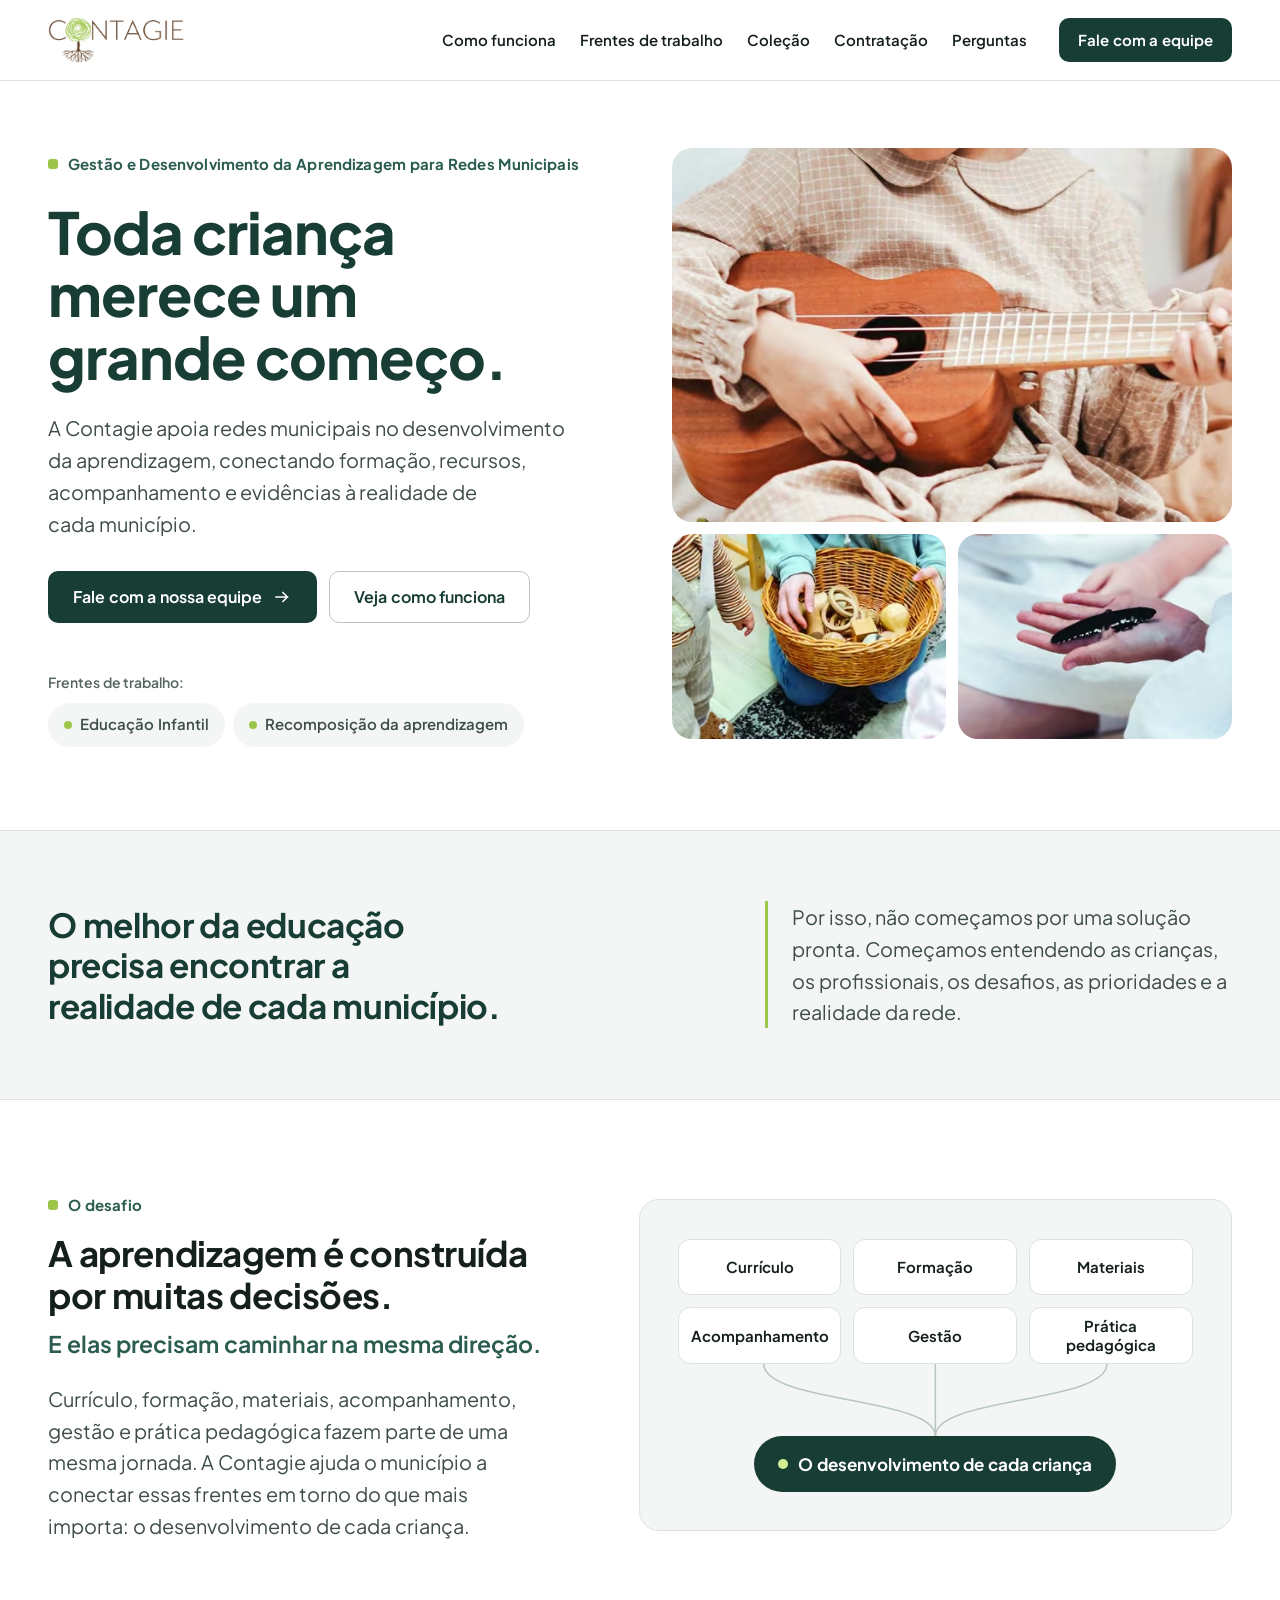
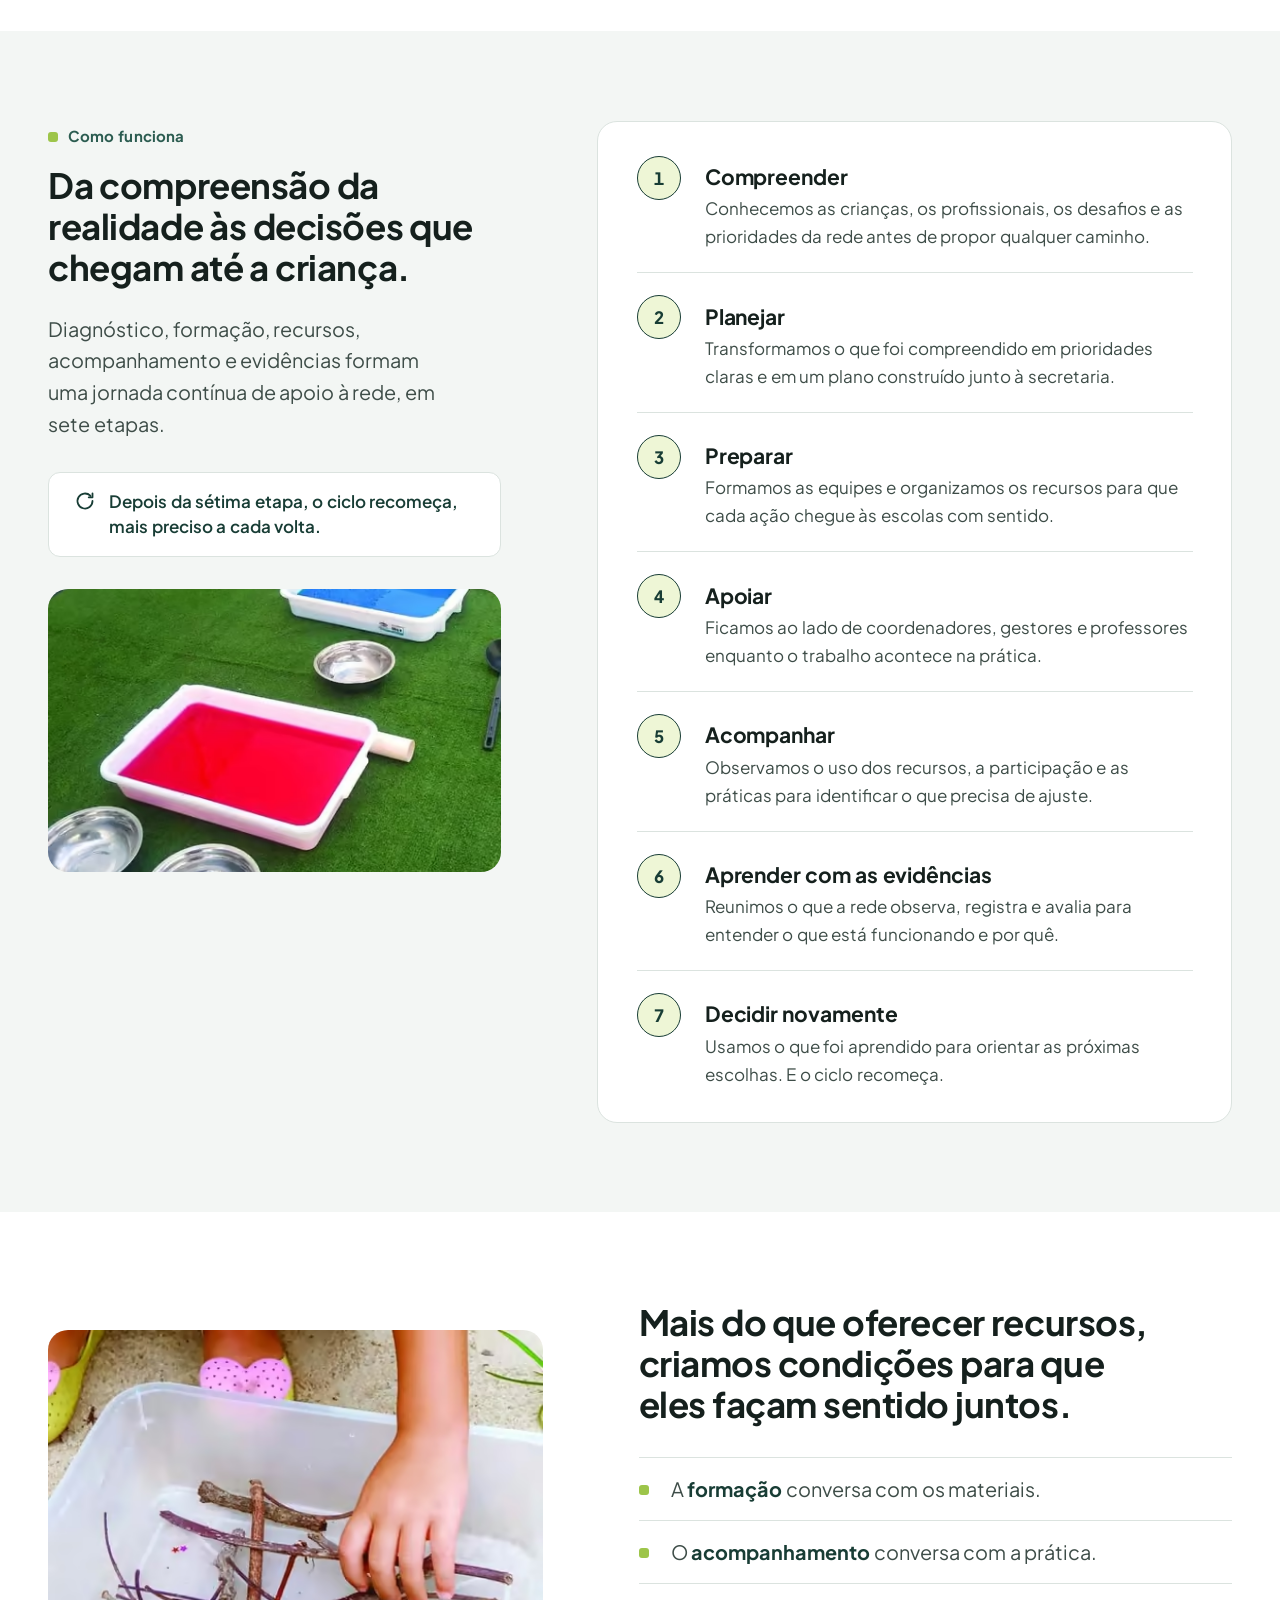
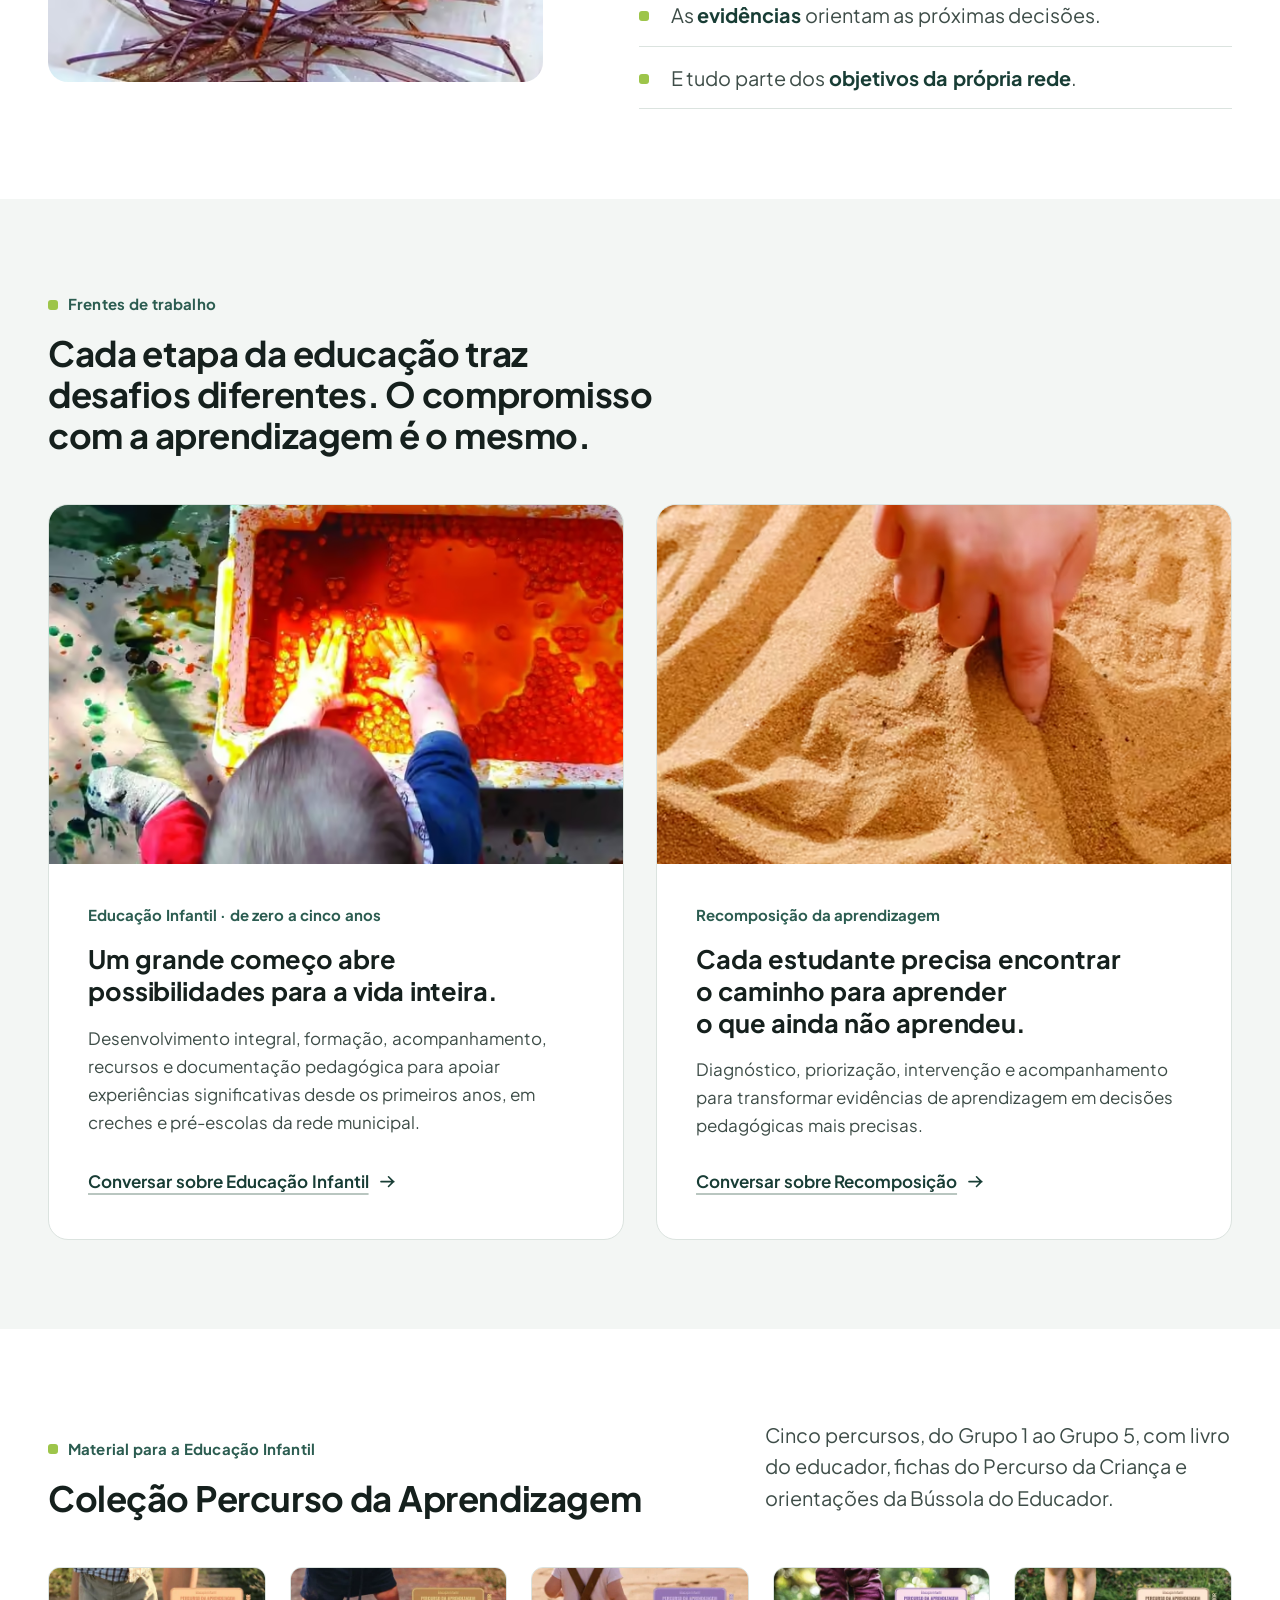
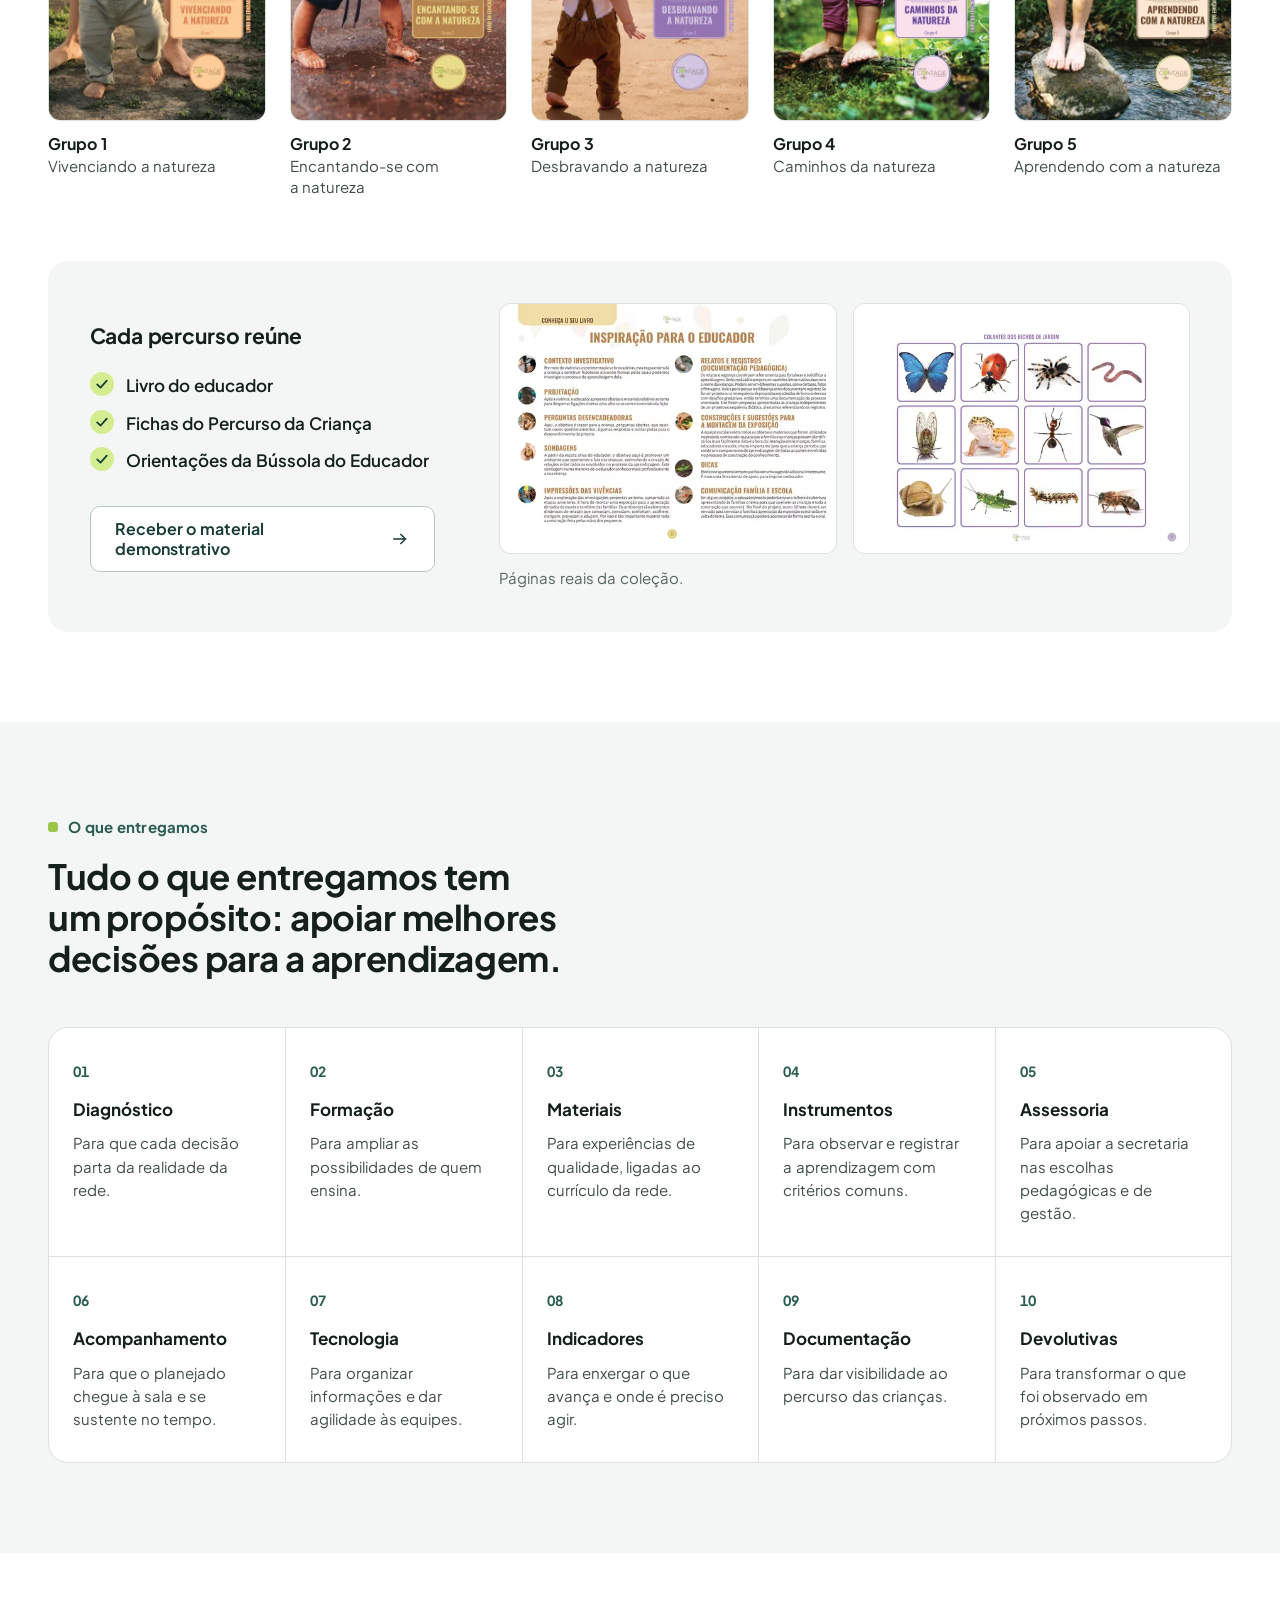
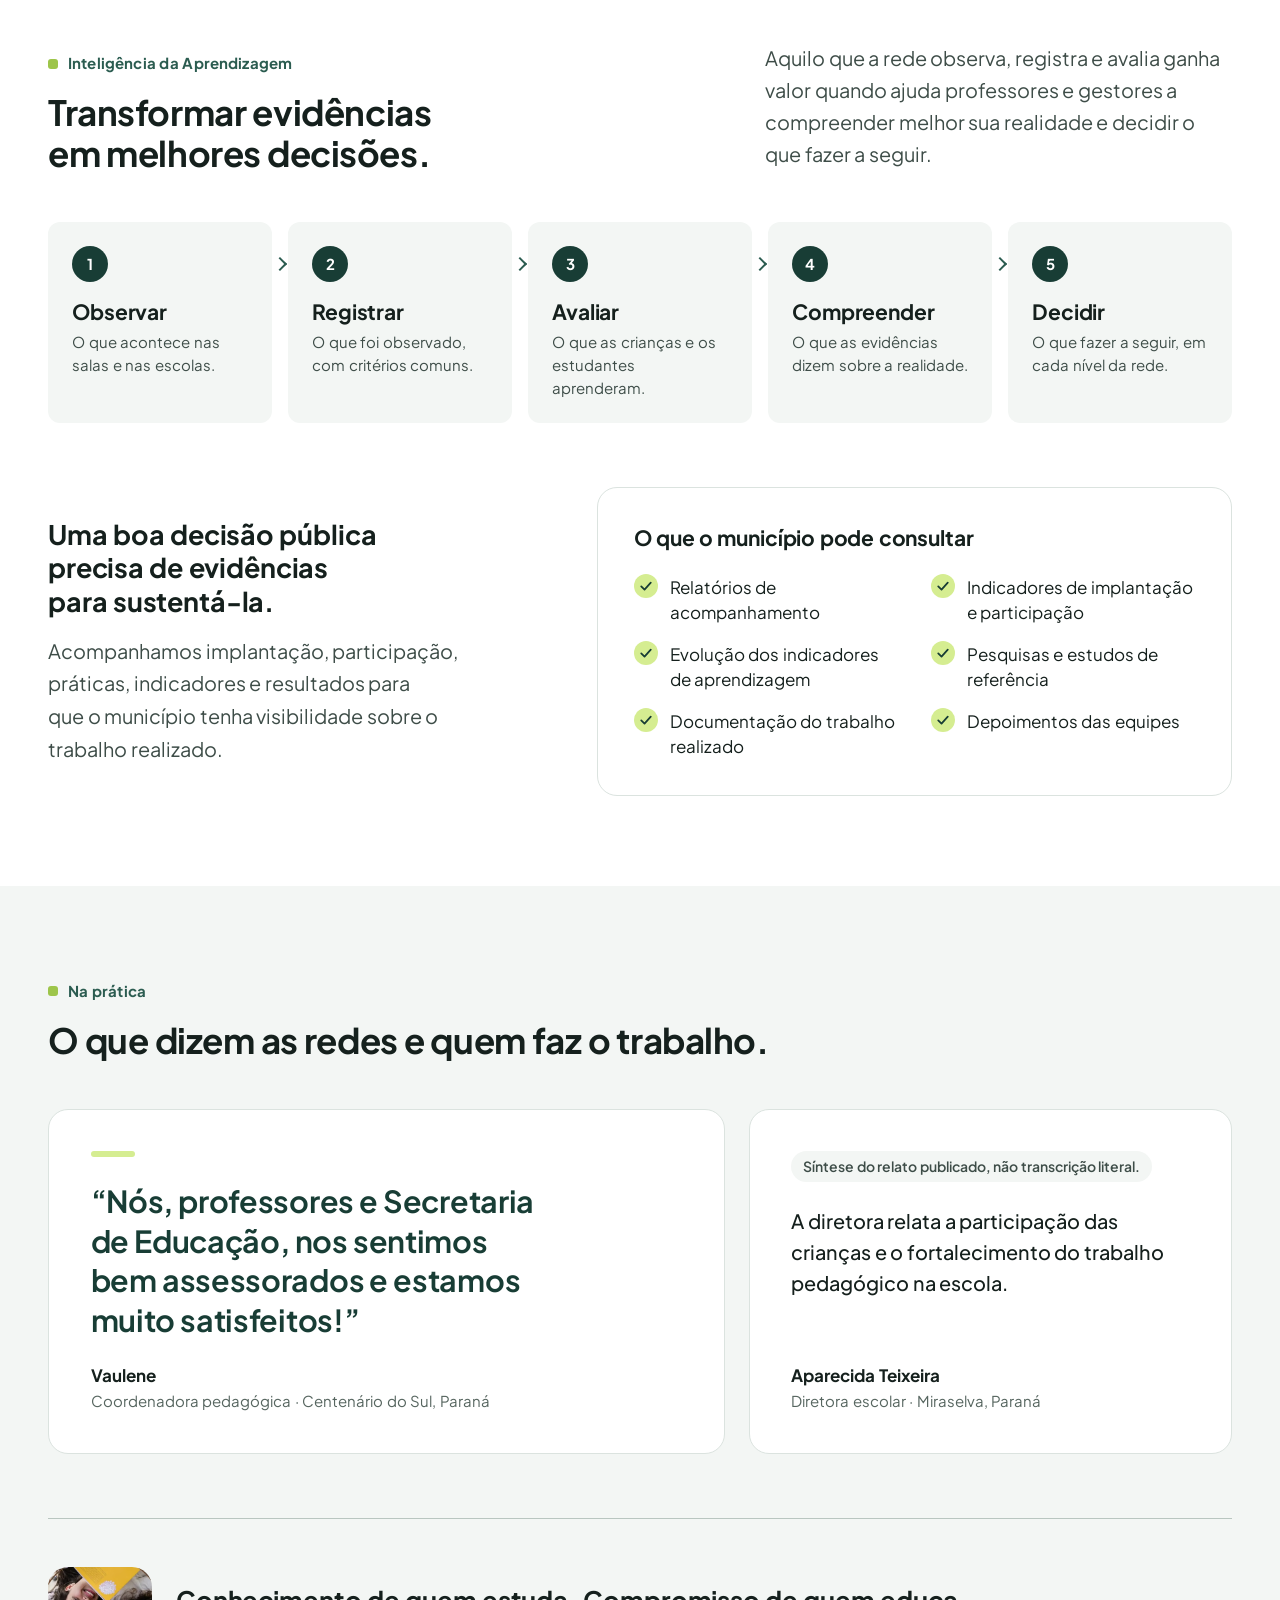
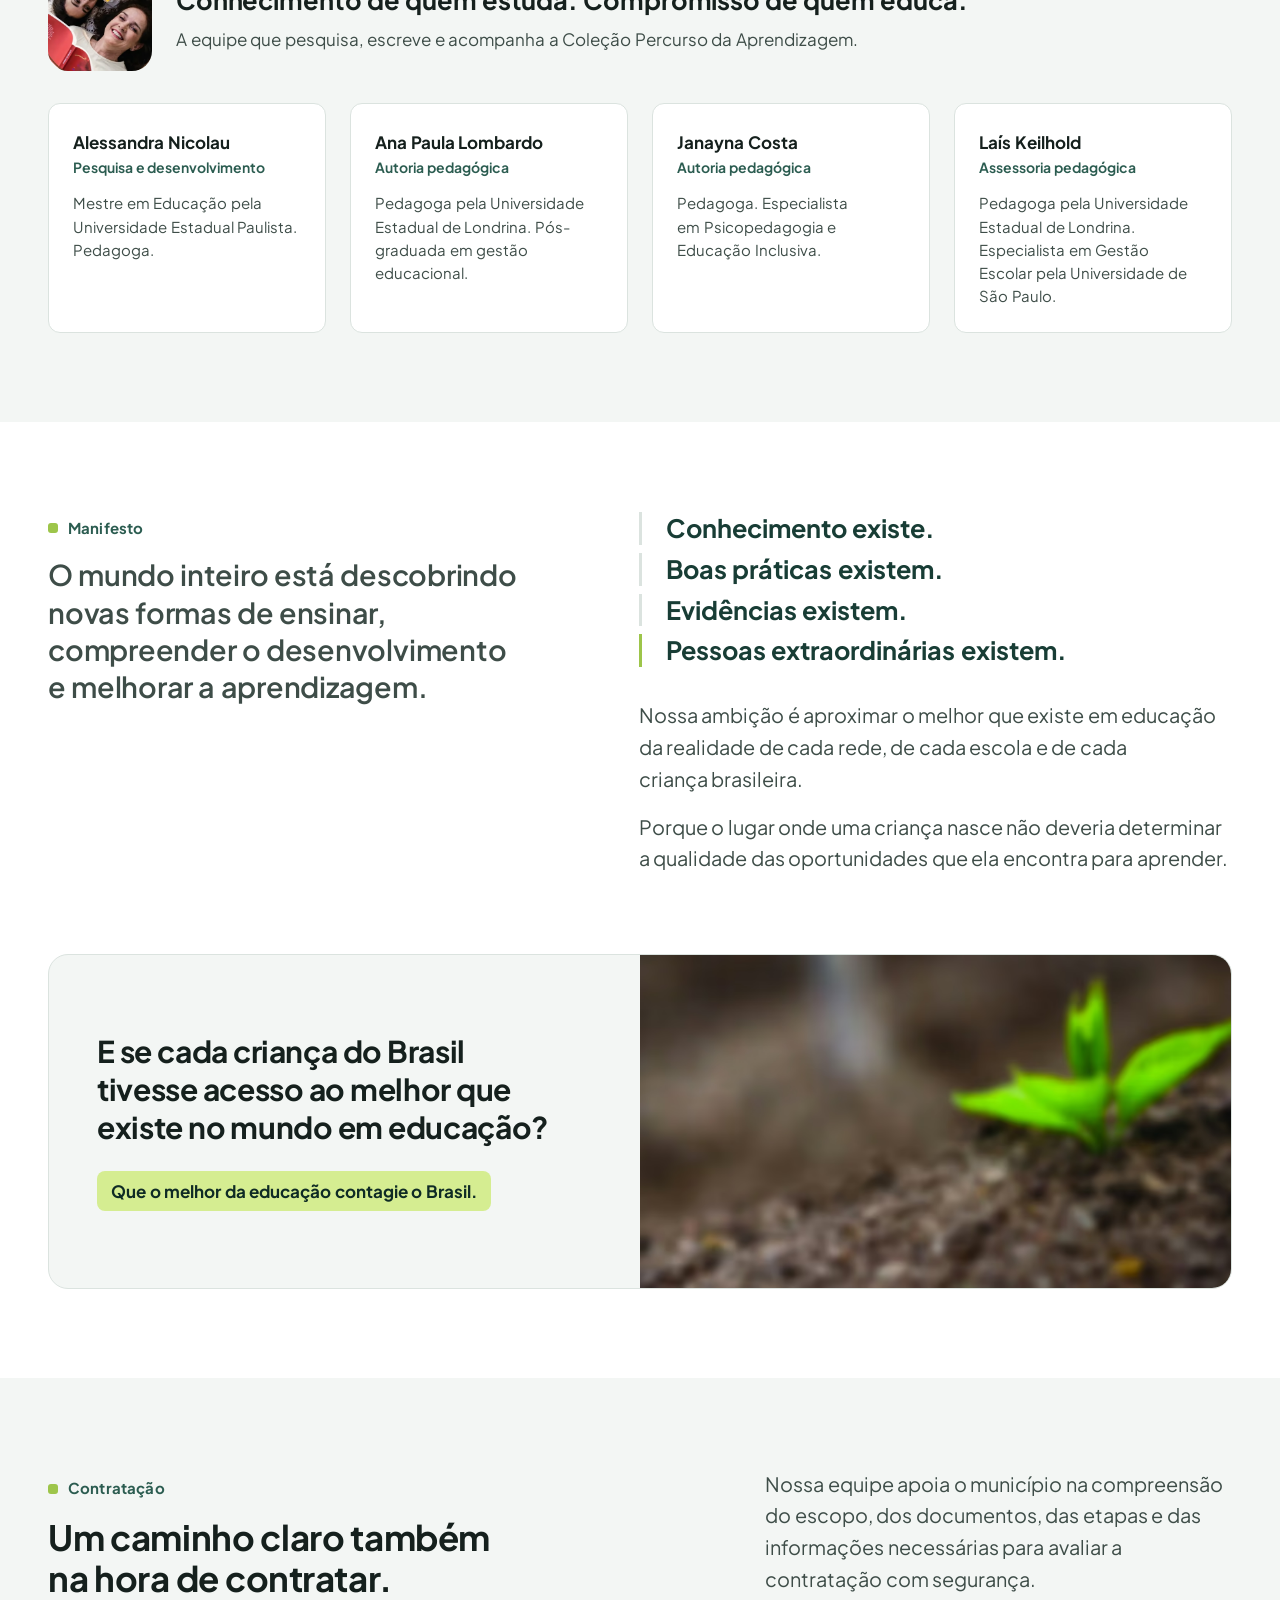
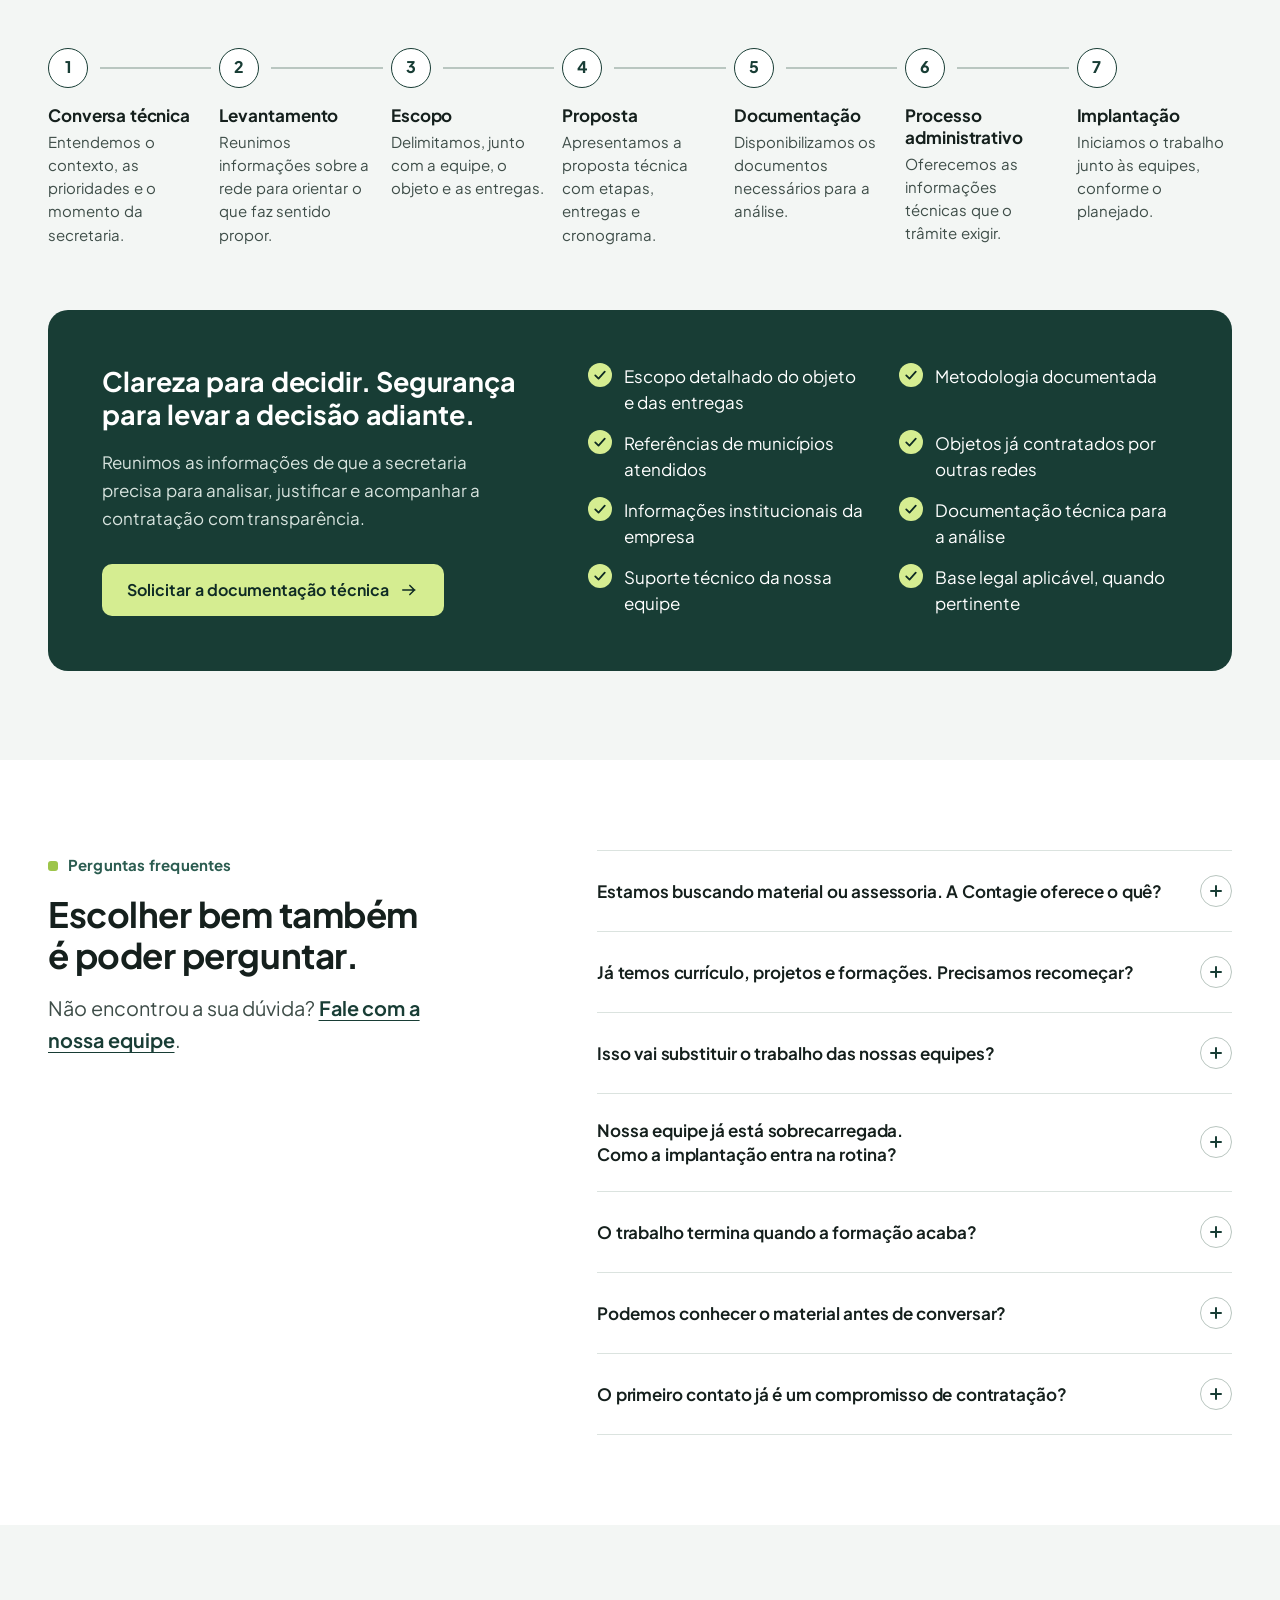
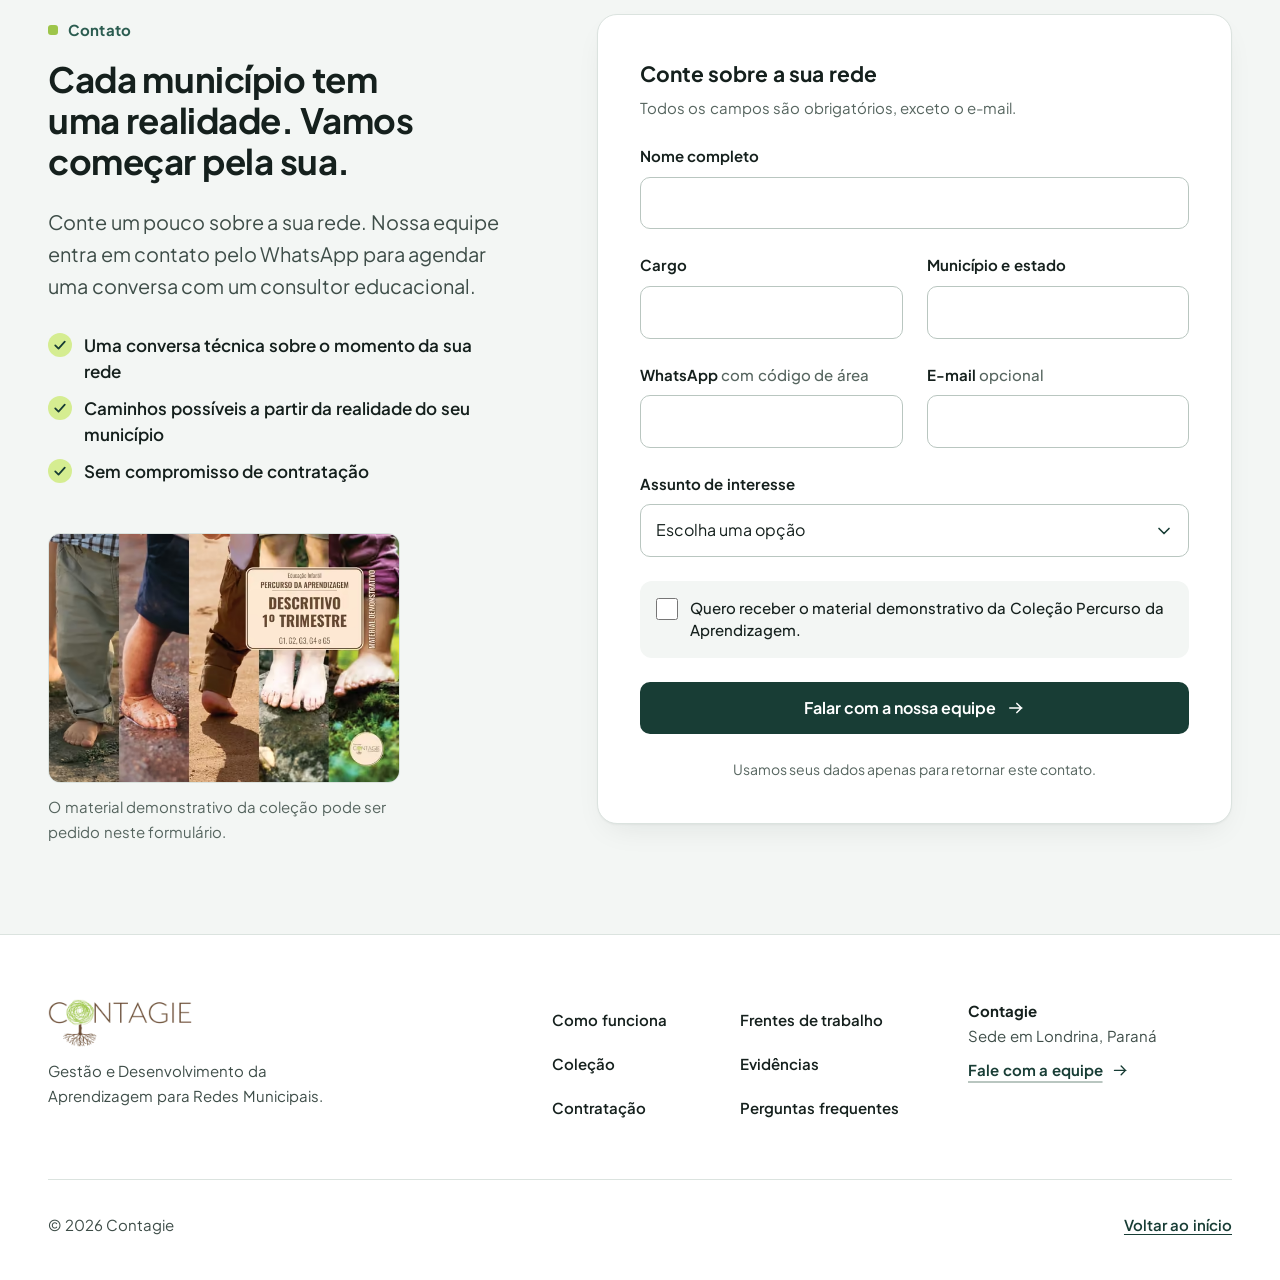
<file: direcoes/institucional/index.html>
<!DOCTYPE html>
<html lang="pt-BR">
<head>
<meta charset="utf-8">
<meta name="viewport" content="width=device-width, initial-scale=1">
<title>Contagie · Toda criança merece um grande começo</title>
<meta name="description" content="A Contagie apoia redes municipais no desenvolvimento da aprendizagem, conectando formação, recursos, acompanhamento e evidências à realidade de cada município.">
<!-- Versão de trabalho: remover a linha abaixo quando o site for publicado no endereço definitivo. -->
<meta name="robots" content="noindex, nofollow">
<meta name="theme-color" content="#ffffff">
<link rel="icon" href="../../favicon.svg" type="image/svg+xml">
<link rel="apple-touch-icon" href="../../assets/marca/icone-180.png">
<meta property="og:type" content="website">
<meta property="og:locale" content="pt_BR">
<meta property="og:site_name" content="Contagie">
<meta property="og:title" content="Toda criança merece um grande começo">
<meta property="og:description" content="Gestão e Desenvolvimento da Aprendizagem para Redes Municipais: formação, recursos, acompanhamento e evidências conectados à realidade de cada município.">
<!-- Na publicação definitiva, trocar pelo endereço completo da imagem para que ela apareça no WhatsApp. -->
<meta property="og:image" content="../../assets/marca/compartilhamento.jpg">
<meta property="og:image:width" content="1200">
<meta property="og:image:height" content="630">
<link rel="preload" href="ativos/fontes/plus-jakarta-sans-variavel.woff2" as="font" type="font/woff2" crossorigin>
<link rel="preload" as="image" type="image/avif" href="ativos/abertura-ukulele-825.avif" imagesrcset="ativos/abertura-ukulele-480.avif 480w, ativos/abertura-ukulele-825.avif 825w" imagesizes="(min-width: 64rem) 36rem, calc(100vw - 2.5rem)">
<link rel="stylesheet" href="estilo.css">
<script>document.documentElement.classList.add('js');</script>
<script src="script.js" defer></script>
<script type="application/ld+json">
{
  "@context": "https://schema.org",
  "@type": "EducationalOrganization",
  "name": "Contagie",
  "alternateName": "Sistema Contagie de Aprendizagem",
  "description": "Gestão e Desenvolvimento da Aprendizagem para Redes Municipais.",
  "address": { "@type": "PostalAddress", "addressLocality": "Londrina", "addressRegion": "Paraná", "addressCountry": "BR" }
}
</script>
</head>
<body>

<svg xmlns="http://www.w3.org/2000/svg" hidden>
  <symbol id="seta" viewBox="0 0 24 24"><path d="M4.5 12h14.5M13 6.5 18.5 12 13 17.5"/></symbol>
  <symbol id="feito" viewBox="0 0 24 24"><path d="M5.5 12.5 10 17 18.5 7.5"/></symbol>
</svg>

<a class="pular" href="#conteudo">Pular para o conteúdo principal</a>

<header class="cabecalho">
  <div class="recipiente cabecalho__interno">
    <a class="marca" href="#inicio">
      <img src="../../assets/marca/contagie-logotipo-reduzido.webp" width="360" height="120" alt="Contagie, voltar ao início">
    </a>
    <button class="menu-botao" type="button" aria-expanded="false" aria-controls="navegacao" data-menu-botao>
      <span class="menu-botao__icone" aria-hidden="true"><span></span></span>
      <span>Menu</span>
    </button>
    <nav class="navegacao" id="navegacao" aria-label="Principal" data-navegacao>
      <ul role="list">
        <li><a href="#metodo">Como funciona</a></li>
        <li><a href="#frentes">Frentes de trabalho</a></li>
        <li><a href="#colecao">Coleção</a></li>
        <li><a href="#contratacao">Contratação</a></li>
        <li><a href="#perguntas">Perguntas</a></li>
      </ul>
      <a class="botao botao--principal botao--compacto" href="#contato">Fale com a equipe</a>
    </nav>
  </div>
</header>

<main id="conteudo" tabindex="-1">

  <!-- 1. Abertura -->
  <section class="abertura" id="inicio" aria-labelledby="titulo-abertura">
    <div class="recipiente abertura__grade">
      <div class="abertura__texto">
        <p class="rotulo">Gestão e Desenvolvimento da Aprendizagem para Redes Municipais</p>
        <h1 id="titulo-abertura">Toda criança merece um grande começo.</h1>
        <p class="abertura__apoio">A Contagie apoia redes municipais no desenvolvimento da aprendizagem, conectando formação, recursos, acompanhamento e evidências à realidade de cada município.</p>
        <div class="acoes">
          <a class="botao botao--principal" href="#contato"><span>Fale com a nossa equipe</span><svg class="icone" aria-hidden="true"><use href="#seta"/></svg></a>
          <a class="botao botao--secundario" href="#metodo">Veja como funciona</a>
        </div>
        <div class="abertura__frentes">
          <p class="abertura__frentes-rotulo">Frentes de trabalho:</p>
          <a href="#educacao-infantil">Educação Infantil</a>
          <a href="#recomposicao">Recomposição da aprendizagem</a>
        </div>
      </div>

      <div class="abertura__fotos">
        <picture class="abertura__foto abertura__foto--principal">
          <source type="image/avif" srcset="ativos/abertura-ukulele-480.avif 480w, ativos/abertura-ukulele-825.avif 825w" sizes="(min-width: 64rem) 36rem, calc(100vw - 2.5rem)">
          <source type="image/webp" srcset="ativos/abertura-ukulele-480.webp 480w, ativos/abertura-ukulele-825.webp 825w" sizes="(min-width: 64rem) 36rem, calc(100vw - 2.5rem)">
          <img src="ativos/abertura-ukulele-825.webp" width="825" height="550" fetchpriority="high" alt="Criança pequena, de vestido xadrez, segurando um ukulele de madeira no colo e dedilhando as cordas.">
        </picture>
        <picture class="abertura__foto">
          <source type="image/avif" srcset="ativos/abertura-cesto-320.avif 320w, ativos/abertura-cesto-600.avif 600w" sizes="17.5rem">
          <source type="image/webp" srcset="ativos/abertura-cesto-320.webp 320w, ativos/abertura-cesto-600.webp 600w" sizes="17.5rem">
          <img src="ativos/abertura-cesto-600.webp" width="600" height="450" loading="lazy" decoding="async" alt="Crianças sentadas no chão explorando um cesto de vime com brinquedos de madeira.">
        </picture>
        <picture class="abertura__foto">
          <source type="image/avif" srcset="ativos/abertura-borboleta-320.avif 320w, ativos/abertura-borboleta-600.avif 600w" sizes="17.5rem">
          <source type="image/webp" srcset="ativos/abertura-borboleta-320.webp 320w, ativos/abertura-borboleta-600.webp 600w" sizes="17.5rem">
          <img src="ativos/abertura-borboleta-600.webp" width="600" height="450" loading="lazy" decoding="async" alt="Uma borboleta escura pousada na palma da mão de uma criança.">
        </picture>
      </div>
    </div>
  </section>

  <!-- 2. Ponto de partida -->
  <section class="partida" aria-labelledby="titulo-partida">
    <div class="recipiente partida__grade">
      <h2 id="titulo-partida">O melhor da educação precisa encontrar a realidade de cada município.</h2>
      <p>Por isso, não começamos por uma solução pronta. Começamos entendendo as crianças, os profissionais, os desafios, as prioridades e a realidade da rede.</p>
    </div>
  </section>

  <!-- 3. O desafio -->
  <section class="secao" id="desafio" aria-labelledby="titulo-desafio">
    <div class="recipiente desafio">
      <div class="desafio__texto">
        <p class="rotulo">O desafio</p>
        <h2 id="titulo-desafio">A aprendizagem é construída por muitas decisões.</h2>
        <p class="desafio__direcao">E elas precisam caminhar na mesma direção.</p>
        <p class="apoio">Currículo, formação, materiais, acompanhamento, gestão e prática pedagógica fazem parte de uma mesma jornada. A Contagie ajuda o município a conectar essas frentes em torno do que mais importa: o desenvolvimento de cada criança.</p>
      </div>
      <figure class="convergencia">
        <ul class="convergencia__frentes" role="list">
          <li>Currículo</li>
          <li>Formação</li>
          <li>Materiais</li>
          <li>Acompanhamento</li>
          <li>Gestão</li>
          <li>Prática pedagógica</li>
        </ul>
        <svg class="convergencia__linhas" viewBox="0 0 600 96" preserveAspectRatio="none" aria-hidden="true" focusable="false">
          <path d="M100 0 C100 52 300 44 300 96"/>
          <path d="M300 0 V96"/>
          <path d="M500 0 C500 52 300 44 300 96"/>
        </svg>
        <figcaption class="convergencia__alvo">O desenvolvimento de cada criança</figcaption>
      </figure>
    </div>
  </section>

  <!-- 4. Como funciona -->
  <section class="secao secao--superficie" id="metodo" aria-labelledby="titulo-metodo">
    <div class="recipiente metodo">
      <div class="metodo__cabeca">
        <p class="rotulo">Como funciona</p>
        <h2 id="titulo-metodo">Da compreensão da realidade às decisões que chegam até a criança.</h2>
        <p class="apoio">Diagnóstico, formação, recursos, acompanhamento e evidências formam uma jornada contínua de apoio à rede, em sete etapas.</p>
        <p class="metodo__ciclo" id="nota-ciclo"><svg class="icone" aria-hidden="true" viewBox="0 0 24 24"><path d="M19.5 12a7.5 7.5 0 1 1-2.2-5.3M19.5 4.5v3.8h-3.8"/></svg><span>Depois da sétima etapa, o ciclo recomeça, mais preciso a cada volta.</span></p>
        <picture class="metodo__foto">
          <source type="image/avif" srcset="ativos/metodo-bandejas-480.avif 480w, ativos/metodo-bandejas-716.avif 716w" sizes="28rem">
          <source type="image/webp" srcset="ativos/metodo-bandejas-480.webp 480w, ativos/metodo-bandejas-716.webp 716w" sizes="28rem">
          <img src="ativos/metodo-bandejas-716.webp" width="716" height="537" loading="lazy" decoding="async" alt="Bandejas com tintas azul, rosa e vermelha e potes de metal organizados sobre um gramado, preparados para uma atividade.">
        </picture>
      </div>
      <ol class="etapas" role="list">
        <li><span class="etapas__numero" aria-hidden="true">1</span><div><h3>Compreender</h3><p>Conhecemos as crianças, os profissionais, os desafios e as prioridades da rede antes de propor qualquer caminho.</p></div></li>
        <li><span class="etapas__numero" aria-hidden="true">2</span><div><h3>Planejar</h3><p>Transformamos o que foi compreendido em prioridades claras e em um plano construído junto à secretaria.</p></div></li>
        <li><span class="etapas__numero" aria-hidden="true">3</span><div><h3>Preparar</h3><p>Formamos as equipes e organizamos os recursos para que cada ação chegue às escolas com sentido.</p></div></li>
        <li><span class="etapas__numero" aria-hidden="true">4</span><div><h3>Apoiar</h3><p>Ficamos ao lado de coordenadores, gestores e professores enquanto o trabalho acontece na prática.</p></div></li>
        <li><span class="etapas__numero" aria-hidden="true">5</span><div><h3>Acompanhar</h3><p>Observamos o uso dos recursos, a participação e as práticas para identificar o que precisa de ajuste.</p></div></li>
        <li><span class="etapas__numero" aria-hidden="true">6</span><div><h3>Aprender com as evidências</h3><p>Reunimos o que a rede observa, registra e avalia para entender o que está funcionando e por quê.</p></div></li>
        <li><span class="etapas__numero" aria-hidden="true">7</span><div><h3>Decidir novamente</h3><p>Usamos o que foi aprendido para orientar as próximas escolhas. E o ciclo recomeça.</p></div></li>
      </ol>
    </div>
  </section>

  <!-- 5. Tudo conectado -->
  <section class="secao" aria-labelledby="titulo-conexoes">
    <div class="recipiente conexoes">
      <picture class="conexoes__foto">
        <source type="image/avif" srcset="ativos/desafio-gravetos-480.avif 480w, ativos/desafio-gravetos-616.avif 616w" sizes="(min-width: 64rem) 30rem, calc(100vw - 2.5rem)">
        <source type="image/webp" srcset="ativos/desafio-gravetos-480.webp 480w, ativos/desafio-gravetos-616.webp 616w" sizes="(min-width: 64rem) 30rem, calc(100vw - 2.5rem)">
        <img src="ativos/desafio-gravetos-616.webp" width="616" height="439" loading="lazy" decoding="async" alt="Mão de uma criança organizando gravetos dentro de uma caixa transparente, sobre a areia.">
      </picture>
      <div class="conexoes__texto">
        <h2 id="titulo-conexoes">Mais do que oferecer recursos, criamos condições para que eles façam sentido juntos.</h2>
        <ul class="conexoes__lista" role="list">
          <li>A <strong>formação</strong> conversa com os materiais.</li>
          <li>O <strong>acompanhamento</strong> conversa com a prática.</li>
          <li>As <strong>evidências</strong> orientam as próximas decisões.</li>
          <li>E tudo parte dos <strong>objetivos da própria rede</strong>.</li>
        </ul>
      </div>
    </div>
  </section>

  <!-- 6. Frentes de trabalho -->
  <section class="secao secao--superficie" id="frentes" aria-labelledby="titulo-frentes">
    <div class="recipiente">
      <div class="cabeca">
        <p class="rotulo">Frentes de trabalho</p>
        <h2 id="titulo-frentes">Cada etapa da educação traz desafios diferentes. O compromisso com a aprendizagem é o mesmo.</h2>
      </div>
      <div class="frentes">
        <article class="frente" id="educacao-infantil" aria-labelledby="titulo-infantil">
          <picture class="frente__foto">
            <source type="image/avif" srcset="ativos/frente-pintura-480.avif 480w, ativos/frente-pintura-640.avif 640w, ativos/frente-pintura-900.avif 900w" sizes="(min-width: 64rem) 36rem, calc(100vw - 2.5rem)">
            <source type="image/webp" srcset="ativos/frente-pintura-480.webp 480w, ativos/frente-pintura-640.webp 640w, ativos/frente-pintura-900.webp 900w" sizes="(min-width: 64rem) 36rem, calc(100vw - 2.5rem)">
            <img src="ativos/frente-pintura-900.webp" width="900" height="563" loading="lazy" decoding="async" alt="Criança pequena, vista de cima, mergulhando as mãos em uma bandeja com tinta laranja.">
          </picture>
          <div class="frente__corpo">
            <p class="frente__etiqueta">Educação Infantil · de zero a cinco anos</p>
            <h3 id="titulo-infantil">Um grande começo abre possibilidades para a vida inteira.</h3>
            <p>Desenvolvimento integral, formação, acompanhamento, recursos e documentação pedagógica para apoiar experiências significativas desde os primeiros anos, em creches e pré-escolas da rede municipal.</p>
            <a class="link-seta" href="#contato" data-assunto="Educação Infantil"><span>Conversar sobre Educação Infantil</span><svg class="icone" aria-hidden="true"><use href="#seta"/></svg></a>
          </div>
        </article>
        <article class="frente" id="recomposicao" aria-labelledby="titulo-recomposicao">
          <picture class="frente__foto">
            <source type="image/avif" srcset="ativos/frente-areia-480.avif 480w, ativos/frente-areia-640.avif 640w, ativos/frente-areia-900.avif 900w" sizes="(min-width: 64rem) 36rem, calc(100vw - 2.5rem)">
            <source type="image/webp" srcset="ativos/frente-areia-480.webp 480w, ativos/frente-areia-640.webp 640w, ativos/frente-areia-900.webp 900w" sizes="(min-width: 64rem) 36rem, calc(100vw - 2.5rem)">
            <img src="ativos/frente-areia-900.webp" width="900" height="563" loading="lazy" decoding="async" alt="Dedo de uma criança desenhando traços na areia.">
          </picture>
          <div class="frente__corpo">
            <p class="frente__etiqueta">Recomposição da aprendizagem</p>
            <h3 id="titulo-recomposicao">Cada estudante precisa encontrar o caminho para aprender o que ainda não aprendeu.</h3>
            <p>Diagnóstico, priorização, intervenção e acompanhamento para transformar evidências de aprendizagem em decisões pedagógicas mais precisas.</p>
            <a class="link-seta" href="#contato" data-assunto="Recomposição da aprendizagem"><span>Conversar sobre Recomposição</span><svg class="icone" aria-hidden="true"><use href="#seta"/></svg></a>
          </div>
        </article>
      </div>
    </div>
  </section>

  <!-- 7. Coleção Percurso da Aprendizagem -->
  <section class="secao" id="colecao" aria-labelledby="titulo-colecao">
    <div class="recipiente">
      <div class="cabeca cabeca--dividida">
        <div>
          <p class="rotulo">Material para a Educação Infantil</p>
          <h2 id="titulo-colecao">Coleção Percurso da Aprendizagem</h2>
        </div>
        <p class="apoio">Cinco percursos, do Grupo 1 ao Grupo 5, com livro do educador, fichas do Percurso da Criança e orientações da Bússola do Educador.</p>
      </div>

      <ol class="livros" role="list">
        <li><img src="../../assets/imagens/capa-grupo-1-480.webp" width="480" height="340" loading="lazy" decoding="async" alt="Capa do livro do educador do Grupo 1, Vivenciando a natureza."><p><strong>Grupo 1</strong>Vivenciando a natureza</p></li>
        <li><img src="../../assets/imagens/capa-grupo-2-480.webp" width="480" height="340" loading="lazy" decoding="async" alt="Capa do livro do educador do Grupo 2, Encantando-se com a natureza."><p><strong>Grupo 2</strong>Encantando-se com a natureza</p></li>
        <li><img src="../../assets/imagens/capa-grupo-3-480.webp" width="480" height="340" loading="lazy" decoding="async" alt="Capa do livro do educador do Grupo 3, Desbravando a natureza."><p><strong>Grupo 3</strong>Desbravando a natureza</p></li>
        <li><img src="../../assets/imagens/capa-grupo-4-480.webp" width="480" height="340" loading="lazy" decoding="async" alt="Capa do livro do educador do Grupo 4, Caminhos da natureza."><p><strong>Grupo 4</strong>Caminhos da natureza</p></li>
        <li><img src="../../assets/imagens/capa-grupo-5-480.webp" width="480" height="340" loading="lazy" decoding="async" alt="Capa do livro do educador do Grupo 5, Aprendendo com a natureza."><p><strong>Grupo 5</strong>Aprendendo com a natureza</p></li>
      </ol>

      <div class="colecao__dentro">
        <div class="colecao__composicao">
          <h3>Cada percurso reúne</h3>
          <ul class="lista-feita" role="list">
            <li><svg class="icone" aria-hidden="true"><use href="#feito"/></svg>Livro do educador</li>
            <li><svg class="icone" aria-hidden="true"><use href="#feito"/></svg>Fichas do Percurso da Criança</li>
            <li><svg class="icone" aria-hidden="true"><use href="#feito"/></svg>Orientações da Bússola do Educador</li>
          </ul>
          <a class="botao botao--secundario" href="#contato" data-amostra><span>Receber o material demonstrativo</span><svg class="icone" aria-hidden="true"><use href="#seta"/></svg></a>
        </div>
        <figure class="colecao__paginas">
          <div class="colecao__paginas-grade">
            <picture>
              <source type="image/avif" srcset="ativos/pagina-inspiracao-560.avif 560w, ativos/pagina-inspiracao-900.avif 900w" sizes="(min-width: 64rem) 25rem, calc(100vw - 2.5rem)">
              <source type="image/webp" srcset="ativos/pagina-inspiracao-560.webp 560w, ativos/pagina-inspiracao-900.webp 900w" sizes="(min-width: 64rem) 25rem, calc(100vw - 2.5rem)">
              <img src="ativos/pagina-inspiracao-560.webp" width="900" height="637" loading="lazy" decoding="async" alt="Página interna com o título Inspiração para o educador, organizada em blocos de texto com pequenas fotografias.">
            </picture>
            <picture>
              <source type="image/avif" srcset="ativos/pagina-bichos-560.avif 560w" sizes="(min-width: 64rem) 25rem, calc(100vw - 2.5rem)">
              <source type="image/webp" srcset="ativos/pagina-bichos-560.webp 560w" sizes="(min-width: 64rem) 25rem, calc(100vw - 2.5rem)">
              <img src="ativos/pagina-bichos-560.webp" width="560" height="416" loading="lazy" decoding="async" alt="Página de atividade com figuras de pequenos animais do jardim, como borboleta, joaninha, formiga e caracol, para recortar e colar.">
            </picture>
          </div>
          <figcaption>Páginas reais da coleção.</figcaption>
        </figure>
      </div>
    </div>
  </section>

  <!-- 8. O que entregamos -->
  <section class="secao secao--superficie" id="entregas" aria-labelledby="titulo-entregas">
    <div class="recipiente">
      <div class="cabeca">
        <p class="rotulo">O que entregamos</p>
        <h2 id="titulo-entregas">Tudo o que entregamos tem um propósito: apoiar melhores decisões para a aprendizagem.</h2>
      </div>
      <dl class="entregas">
        <div><dt>Diagnóstico</dt><dd>Para que cada decisão parta da realidade da rede.</dd></div>
        <div><dt>Formação</dt><dd>Para ampliar as possibilidades de quem ensina.</dd></div>
        <div><dt>Materiais</dt><dd>Para experiências de qualidade, ligadas ao currículo da rede.</dd></div>
        <div><dt>Instrumentos</dt><dd>Para observar e registrar a aprendizagem com critérios comuns.</dd></div>
        <div><dt>Assessoria</dt><dd>Para apoiar a secretaria nas escolhas pedagógicas e de gestão.</dd></div>
        <div><dt>Acompanhamento</dt><dd>Para que o planejado chegue à sala e se sustente no tempo.</dd></div>
        <div><dt>Tecnologia</dt><dd>Para organizar informações e dar agilidade às equipes.</dd></div>
        <div><dt>Indicadores</dt><dd>Para enxergar o que avança e onde é preciso agir.</dd></div>
        <div><dt>Documentação</dt><dd>Para dar visibilidade ao percurso das crianças.</dd></div>
        <div><dt>Devolutivas</dt><dd>Para transformar o que foi observado em próximos passos.</dd></div>
      </dl>
    </div>
  </section>

  <!-- 9. Inteligência da Aprendizagem -->
  <section class="secao" id="evidencias" aria-labelledby="titulo-evidencias">
    <div class="recipiente">
      <div class="cabeca cabeca--dividida">
        <div>
          <p class="rotulo">Inteligência da Aprendizagem</p>
          <h2 id="titulo-evidencias">Transformar evidências em melhores decisões.</h2>
        </div>
        <p class="apoio">Aquilo que a rede observa, registra e avalia ganha valor quando ajuda professores e gestores a compreender melhor sua realidade e decidir o que fazer a seguir.</p>
      </div>

      <ol class="fluxo" role="list">
        <li><span class="fluxo__numero" aria-hidden="true">1</span><h3>Observar</h3><p>O que acontece nas salas e nas escolas.</p></li>
        <li><span class="fluxo__numero" aria-hidden="true">2</span><h3>Registrar</h3><p>O que foi observado, com critérios comuns.</p></li>
        <li><span class="fluxo__numero" aria-hidden="true">3</span><h3>Avaliar</h3><p>O que as crianças e os estudantes aprenderam.</p></li>
        <li><span class="fluxo__numero" aria-hidden="true">4</span><h3>Compreender</h3><p>O que as evidências dizem sobre a realidade.</p></li>
        <li><span class="fluxo__numero" aria-hidden="true">5</span><h3>Decidir</h3><p>O que fazer a seguir, em cada nível da rede.</p></li>
      </ol>

      <div class="consulta">
        <div class="consulta__texto">
          <h3>Uma boa decisão pública precisa de evidências para sustentá-la.</h3>
          <p>Acompanhamos implantação, participação, práticas, indicadores e resultados para que o município tenha visibilidade sobre o trabalho realizado.</p>
        </div>
        <div class="consulta__cartao">
          <h3>O que o município pode consultar</h3>
          <ul class="lista-feita lista-feita--duas" role="list">
            <li><svg class="icone" aria-hidden="true"><use href="#feito"/></svg>Relatórios de acompanhamento</li>
            <li><svg class="icone" aria-hidden="true"><use href="#feito"/></svg>Indicadores de implantação e participação</li>
            <li><svg class="icone" aria-hidden="true"><use href="#feito"/></svg>Evolução dos indicadores de aprendizagem</li>
            <li><svg class="icone" aria-hidden="true"><use href="#feito"/></svg>Pesquisas e estudos de referência</li>
            <li><svg class="icone" aria-hidden="true"><use href="#feito"/></svg>Documentação do trabalho realizado</li>
            <li><svg class="icone" aria-hidden="true"><use href="#feito"/></svg>Depoimentos das equipes</li>
          </ul>
        </div>
      </div>
    </div>
  </section>

  <!-- 10. Na prática: vozes e equipe -->
  <section class="secao secao--superficie" id="pratica" aria-labelledby="titulo-pratica">
    <div class="recipiente">
      <div class="cabeca">
        <p class="rotulo">Na prática</p>
        <h2 id="titulo-pratica">O que dizem as redes e quem faz o trabalho.</h2>
      </div>

      <div class="vozes">
        <figure class="voz voz--principal">
          <blockquote><p>“Nós, professores e Secretaria de Educação, nos sentimos bem assessorados e estamos muito satisfeitos!”</p></blockquote>
          <figcaption><strong>Vaulene</strong><span>Coordenadora pedagógica · Centenário do Sul, Paraná</span></figcaption>
        </figure>
        <figure class="voz">
          <p class="voz__aviso">Síntese do relato publicado, não transcrição literal.</p>
          <p class="voz__texto">A diretora relata a participação das crianças e o fortalecimento do trabalho pedagógico na escola.</p>
          <figcaption><strong>Aparecida Teixeira</strong><span>Diretora escolar · Miraselva, Paraná</span></figcaption>
        </figure>
      </div>

      <div class="equipe">
        <div class="equipe__cabeca">
          <picture class="equipe__foto">
            <source type="image/avif" srcset="../../assets/imagens/autoras-da-colecao-320.avif 320w, ../../assets/imagens/autoras-da-colecao-480.avif 480w" sizes="8rem">
            <source type="image/webp" srcset="../../assets/imagens/autoras-da-colecao-320.webp 320w, ../../assets/imagens/autoras-da-colecao-480.webp 480w" sizes="8rem">
            <img src="../../assets/imagens/autoras-da-colecao-320.webp" width="320" height="320" loading="lazy" decoding="async" alt="Duas autoras da Coleção Percurso da Aprendizagem sorrindo, deitadas lado a lado sobre livros abertos.">
          </picture>
          <div>
            <h3>Conhecimento de quem estuda. Compromisso de quem educa.</h3>
            <p>A equipe que pesquisa, escreve e acompanha a Coleção Percurso da Aprendizagem.</p>
          </div>
        </div>
        <ul class="equipe__pessoas" role="list">
          <li><p class="equipe__nome">Alessandra Nicolau</p><p class="equipe__papel">Pesquisa e desenvolvimento</p><p>Mestre em Educação pela Universidade Estadual Paulista. Pedagoga.</p></li>
          <li><p class="equipe__nome">Ana Paula Lombardo</p><p class="equipe__papel">Autoria pedagógica</p><p>Pedagoga pela Universidade Estadual de Londrina. Pós-graduada em gestão educacional.</p></li>
          <li><p class="equipe__nome">Janayna Costa</p><p class="equipe__papel">Autoria pedagógica</p><p>Pedagoga. Especialista em Psicopedagogia e Educação Inclusiva.</p></li>
          <li><p class="equipe__nome">Laís Keilhold</p><p class="equipe__papel">Assessoria pedagógica</p><p>Pedagoga pela Universidade Estadual de Londrina. Especialista em Gestão Escolar pela Universidade de São Paulo.</p></li>
        </ul>
      </div>
    </div>
  </section>

  <!-- 11. Manifesto e visão -->
  <!-- Manifesto: texto ainda precisa da validação da Aline antes da publicação. -->
  <section class="secao" id="manifesto" aria-labelledby="titulo-manifesto">
    <div class="recipiente manifesto">
      <div class="manifesto__cabeca">
        <p class="rotulo">Manifesto</p>
        <h2 id="titulo-manifesto">O mundo inteiro está descobrindo novas formas de ensinar, compreender o desenvolvimento e melhorar a aprendizagem.</h2>
      </div>
      <div class="manifesto__corpo">
        <ul class="manifesto__refrao" role="list">
          <li>Conhecimento existe.</li>
          <li>Boas práticas existem.</li>
          <li>Evidências existem.</li>
          <li>Pessoas extraordinárias existem.</li>
        </ul>
        <p>Nossa ambição é aproximar o melhor que existe em educação da realidade de cada rede, de cada escola e de cada criança brasileira.</p>
        <p>Porque o lugar onde uma criança nasce não deveria determinar a qualidade das oportunidades que ela encontra para aprender.</p>
      </div>

      <div class="visao">
        <div class="visao__texto">
          <p class="visao__pergunta">E se cada criança do Brasil tivesse acesso ao melhor que existe no mundo em educação?</p>
          <p class="visao__lema">Que o melhor da educação contagie o Brasil.</p>
        </div>
        <picture class="visao__foto">
          <source type="image/avif" srcset="ativos/visao-broto-800.avif 800w, ativos/visao-broto-1280.avif 1280w" sizes="(min-width: 64rem) 36rem, calc(100vw - 2.5rem)">
          <source type="image/webp" srcset="ativos/visao-broto-800.webp 800w, ativos/visao-broto-1280.webp 1280w" sizes="(min-width: 64rem) 36rem, calc(100vw - 2.5rem)">
          <img src="ativos/visao-broto-800.webp" width="1280" height="720" loading="lazy" decoding="async" alt="Um pequeno broto verde nascendo da terra, com o fundo desfocado.">
        </picture>
      </div>
    </div>
  </section>

  <!-- 12. Contratação -->
  <section class="secao secao--superficie" id="contratacao" aria-labelledby="titulo-contratacao">
    <div class="recipiente">
      <div class="cabeca cabeca--dividida">
        <div>
          <p class="rotulo">Contratação</p>
          <h2 id="titulo-contratacao">Um caminho claro também na hora de contratar.</h2>
        </div>
        <p class="apoio">Nossa equipe apoia o município na compreensão do escopo, dos documentos, das etapas e das informações necessárias para avaliar a contratação com segurança.</p>
      </div>

      <ol class="trilha" role="list">
        <li><span class="trilha__numero" aria-hidden="true">1</span><h3>Conversa técnica</h3><p>Entendemos o contexto, as prioridades e o momento da secretaria.</p></li>
        <li><span class="trilha__numero" aria-hidden="true">2</span><h3>Levantamento</h3><p>Reunimos informações sobre a rede para orientar o que faz sentido propor.</p></li>
        <li><span class="trilha__numero" aria-hidden="true">3</span><h3>Escopo</h3><p>Delimitamos, junto com a equipe, o objeto e as entregas.</p></li>
        <li><span class="trilha__numero" aria-hidden="true">4</span><h3>Proposta</h3><p>Apresentamos a proposta técnica com etapas, entregas e cronograma.</p></li>
        <li><span class="trilha__numero" aria-hidden="true">5</span><h3>Documentação</h3><p>Disponibilizamos os documentos necessários para a análise.</p></li>
        <li><span class="trilha__numero" aria-hidden="true">6</span><h3>Processo administrativo</h3><p>Oferecemos as informações técnicas que o trâmite exigir.</p></li>
        <li><span class="trilha__numero" aria-hidden="true">7</span><h3>Implantação</h3><p>Iniciamos o trabalho junto às equipes, conforme o planejado.</p></li>
      </ol>

      <div class="seguranca">
        <div class="seguranca__texto">
          <h3>Clareza para decidir. Segurança para levar a decisão adiante.</h3>
          <p>Reunimos as informações de que a secretaria precisa para analisar, justificar e acompanhar a contratação com transparência.</p>
          <a class="botao botao--realce" href="#contato" data-assunto="Documentação técnica"><span>Solicitar a documentação técnica</span><svg class="icone" aria-hidden="true"><use href="#seta"/></svg></a>
        </div>
        <ul class="lista-feita seguranca__lista" role="list">
          <li><svg class="icone" aria-hidden="true"><use href="#feito"/></svg>Escopo detalhado do objeto e das entregas</li>
          <li><svg class="icone" aria-hidden="true"><use href="#feito"/></svg>Metodologia documentada</li>
          <li><svg class="icone" aria-hidden="true"><use href="#feito"/></svg>Referências de municípios atendidos</li>
          <li><svg class="icone" aria-hidden="true"><use href="#feito"/></svg>Objetos já contratados por outras redes</li>
          <li><svg class="icone" aria-hidden="true"><use href="#feito"/></svg>Informações institucionais da empresa</li>
          <li><svg class="icone" aria-hidden="true"><use href="#feito"/></svg>Documentação técnica para a análise</li>
          <li><svg class="icone" aria-hidden="true"><use href="#feito"/></svg>Suporte técnico da nossa equipe</li>
          <li><svg class="icone" aria-hidden="true"><use href="#feito"/></svg>Base legal aplicável, quando pertinente</li>
        </ul>
      </div>
    </div>
  </section>

  <!-- 13. Perguntas frequentes -->
  <section class="secao" id="perguntas" aria-labelledby="titulo-perguntas">
    <div class="recipiente perguntas">
      <div class="perguntas__cabeca">
        <p class="rotulo">Perguntas frequentes</p>
        <h2 id="titulo-perguntas">Escolher bem também é poder perguntar.</h2>
        <p class="apoio">Não encontrou a sua dúvida? <a href="#contato">Fale com a nossa equipe</a>.</p>
      </div>
      <div class="sanfona">
        <details><summary><h3>Estamos buscando material ou assessoria. A Contagie oferece o quê?</h3><span class="sanfona__sinal" aria-hidden="true"></span></summary><div class="sanfona__resposta"><p>Os dois fazem parte da proposta. Os materiais oferecem repertório; a formação e a assessoria apoiam o seu uso e o trabalho pedagógico. A conversa com a equipe define como essas frentes entram no contexto da sua rede.</p></div></details>
        <details><summary><h3>Já temos currículo, projetos e formações. Precisamos recomeçar?</h3><span class="sanfona__sinal" aria-hidden="true"></span></summary><div class="sanfona__resposta"><p>Não. O que a rede já construiu entra na conversa. O currículo orienta a formação, os recursos e o acompanhamento, e os projetos em andamento entram no planejamento e podem ser fortalecidos.</p></div></details>
        <details><summary><h3>Isso vai substituir o trabalho das nossas equipes?</h3><span class="sanfona__sinal" aria-hidden="true"></span></summary><div class="sanfona__resposta"><p>Não. O trabalho é construído junto às equipes da secretaria e das escolas, respeitando o papel de cada uma. A formação da Contagie é planejada para somar ao que a rede já realiza.</p></div></details>
        <details><summary><h3>Nossa equipe já está sobrecarregada. Como a implantação entra na rotina?</h3><span class="sanfona__sinal" aria-hidden="true"></span></summary><div class="sanfona__resposta"><p>Tempo, responsabilidades e acompanhamento são combinados desde o planejamento, considerando o calendário e as equipes do município. A proposta mostra o que o trabalho exigirá de cada equipe.</p></div></details>
        <details><summary><h3>O trabalho termina quando a formação acaba?</h3><span class="sanfona__sinal" aria-hidden="true"></span></summary><div class="sanfona__resposta"><p>Não. Depois da formação, acompanhamos o uso dos recursos, apoiamos as decisões da coordenação e da gestão, identificamos novas necessidades e orientamos os próximos passos.</p></div></details>
        <details><summary><h3>Podemos conhecer o material antes de conversar?</h3><span class="sanfona__sinal" aria-hidden="true"></span></summary><div class="sanfona__resposta"><p>Sim. Marque a opção no formulário de contato e a nossa equipe envia o material demonstrativo da Coleção Percurso da Aprendizagem.</p></div></details>
        <details><summary><h3>O primeiro contato já é um compromisso de contratação?</h3><span class="sanfona__sinal" aria-hidden="true"></span></summary><div class="sanfona__resposta"><p>Não. É uma conversa para entender a realidade da rede e apresentar possibilidades. A decisão e os procedimentos de contratação pertencem ao município.</p></div></details>
      </div>
    </div>
  </section>

  <!-- 14. Contato -->
  <section class="secao secao--superficie" id="contato" aria-labelledby="titulo-contato">
    <div class="recipiente contato">
      <div class="contato__texto">
        <p class="rotulo">Contato</p>
        <h2 id="titulo-contato">Cada município tem uma realidade. Vamos começar pela sua.</h2>
        <p class="apoio">Conte um pouco sobre a sua rede. Nossa equipe entra em contato pelo WhatsApp para agendar uma conversa com um consultor educacional.</p>
        <ul class="lista-feita" role="list">
          <li><svg class="icone" aria-hidden="true"><use href="#feito"/></svg>Uma conversa técnica sobre o momento da sua rede</li>
          <li><svg class="icone" aria-hidden="true"><use href="#feito"/></svg>Caminhos possíveis a partir da realidade do seu município</li>
          <li><svg class="icone" aria-hidden="true"><use href="#feito"/></svg>Sem compromisso de contratação</li>
        </ul>
        <figure class="contato__material">
          <picture>
            <source type="image/avif" srcset="../../assets/imagens/material-demonstrativo-600.avif 600w, ../../assets/imagens/material-demonstrativo-1000.avif 1000w" sizes="(min-width: 64rem) 22rem, calc(100vw - 2.5rem)">
            <source type="image/webp" srcset="../../assets/imagens/material-demonstrativo-600.webp 600w, ../../assets/imagens/material-demonstrativo-1000.webp 1000w" sizes="(min-width: 64rem) 22rem, calc(100vw - 2.5rem)">
            <img src="../../assets/imagens/material-demonstrativo-600.webp" width="1000" height="708" loading="lazy" decoding="async" alt="Capa do material demonstrativo da Coleção Percurso da Aprendizagem, com fotografias de pés de crianças na natureza.">
          </picture>
          <figcaption>O material demonstrativo da coleção pode ser pedido neste formulário.</figcaption>
        </figure>
      </div>

      <form class="formulario" name="contato" method="POST" data-netlify="true" netlify-honeypot="campo-armadilha" data-formulario>
        <input type="hidden" name="form-name" value="contato">
        <p class="formulario__armadilha" aria-hidden="true"><label>Não preencha este campo: <input type="text" name="campo-armadilha" tabindex="-1" autocomplete="off"></label></p>
        <div class="formulario__cabeca"><p class="formulario__titulo">Conte sobre a sua rede</p><p class="formulario__subtitulo">Todos os campos são obrigatórios, exceto o e-mail.</p></div>
        <div class="campo">
          <label for="campo-nome">Nome completo</label>
          <input id="campo-nome" name="nome" type="text" autocomplete="name" required aria-describedby="erro-nome">
          <p class="campo__erro" id="erro-nome" hidden></p>
        </div>
        <div class="campo-duplo">
          <div class="campo">
            <label for="campo-cargo">Cargo</label>
            <input id="campo-cargo" name="cargo" type="text" autocomplete="organization-title" required aria-describedby="erro-cargo">
            <p class="campo__erro" id="erro-cargo" hidden></p>
          </div>
          <div class="campo">
            <label for="campo-municipio">Município e estado</label>
            <input id="campo-municipio" name="municipio" type="text" autocomplete="address-level2" required aria-describedby="erro-municipio">
            <p class="campo__erro" id="erro-municipio" hidden></p>
          </div>
        </div>
        <div class="campo-duplo">
          <div class="campo">
            <label for="campo-whatsapp">WhatsApp <span class="campo__ajuda">com código de área</span></label>
            <input id="campo-whatsapp" name="whatsapp" type="tel" inputmode="tel" autocomplete="tel" required aria-describedby="erro-whatsapp">
            <p class="campo__erro" id="erro-whatsapp" hidden></p>
          </div>
          <div class="campo">
            <label for="campo-email">E-mail <span class="campo__ajuda">opcional</span></label>
            <input id="campo-email" name="email" type="email" autocomplete="email" aria-describedby="erro-email">
            <p class="campo__erro" id="erro-email" hidden></p>
          </div>
        </div>
        <div class="campo">
          <label for="campo-assunto">Assunto de interesse</label>
          <select id="campo-assunto" name="assunto">
            <option value="">Escolha uma opção</option>
            <option>Educação Infantil</option>
            <option>Recomposição da aprendizagem</option>
            <option>As duas frentes</option>
            <option>Documentação técnica</option>
            <option>Ainda não sei</option>
          </select>
        </div>
        <div class="campo campo--caixa">
          <input id="campo-amostra" name="amostra" type="checkbox" value="sim">
          <label for="campo-amostra">Quero receber o material demonstrativo da Coleção Percurso da Aprendizagem.</label>
        </div>
        <button class="botao botao--principal botao--largo" type="submit"><span>Falar com a nossa equipe</span><svg class="icone" aria-hidden="true"><use href="#seta"/></svg></button>
        <p class="formulario__nota">Usamos seus dados apenas para retornar este contato.</p>
        <div class="formulario__status" role="status" aria-live="polite" data-formulario-status></div>
      </form>
    </div>
  </section>

</main>

<footer class="rodape">
  <div class="recipiente">
    <div class="rodape__grade">
      <div class="rodape__marca">
        <img src="../../assets/marca/contagie-logotipo-reduzido.webp" width="360" height="120" loading="lazy" decoding="async" alt="Sistema Contagie de Aprendizagem">
        <p>Gestão e Desenvolvimento da Aprendizagem para Redes Municipais.</p>
      </div>
      <nav class="rodape__navegacao" aria-label="Rodapé">
        <ul role="list">
          <li><a href="#metodo">Como funciona</a></li>
          <li><a href="#frentes">Frentes de trabalho</a></li>
          <li><a href="#colecao">Coleção</a></li>
          <li><a href="#evidencias">Evidências</a></li>
          <li><a href="#contratacao">Contratação</a></li>
          <li><a href="#perguntas">Perguntas frequentes</a></li>
        </ul>
      </nav>
      <div class="rodape__contato">
        <p class="rodape__titulo">Contagie</p>
        <p>Sede em Londrina, Paraná</p>
        <!-- Incluir aqui o e-mail, o WhatsApp e o perfil do Instagram da Contagie. -->
        <a class="link-seta" href="#contato"><span>Fale com a equipe</span><svg class="icone" aria-hidden="true"><use href="#seta"/></svg></a>
      </div>
    </div>
    <div class="rodape__base">
      <!-- Incluir a razão social e o número do Cadastro Nacional da Pessoa Jurídica, e o endereço da política de privacidade. -->
      <p>© <span data-ano>2026</span> Contagie</p>
      <a href="#inicio">Voltar ao início</a>
    </div>
  </div>
</footer>

</body>
</html>
</file>
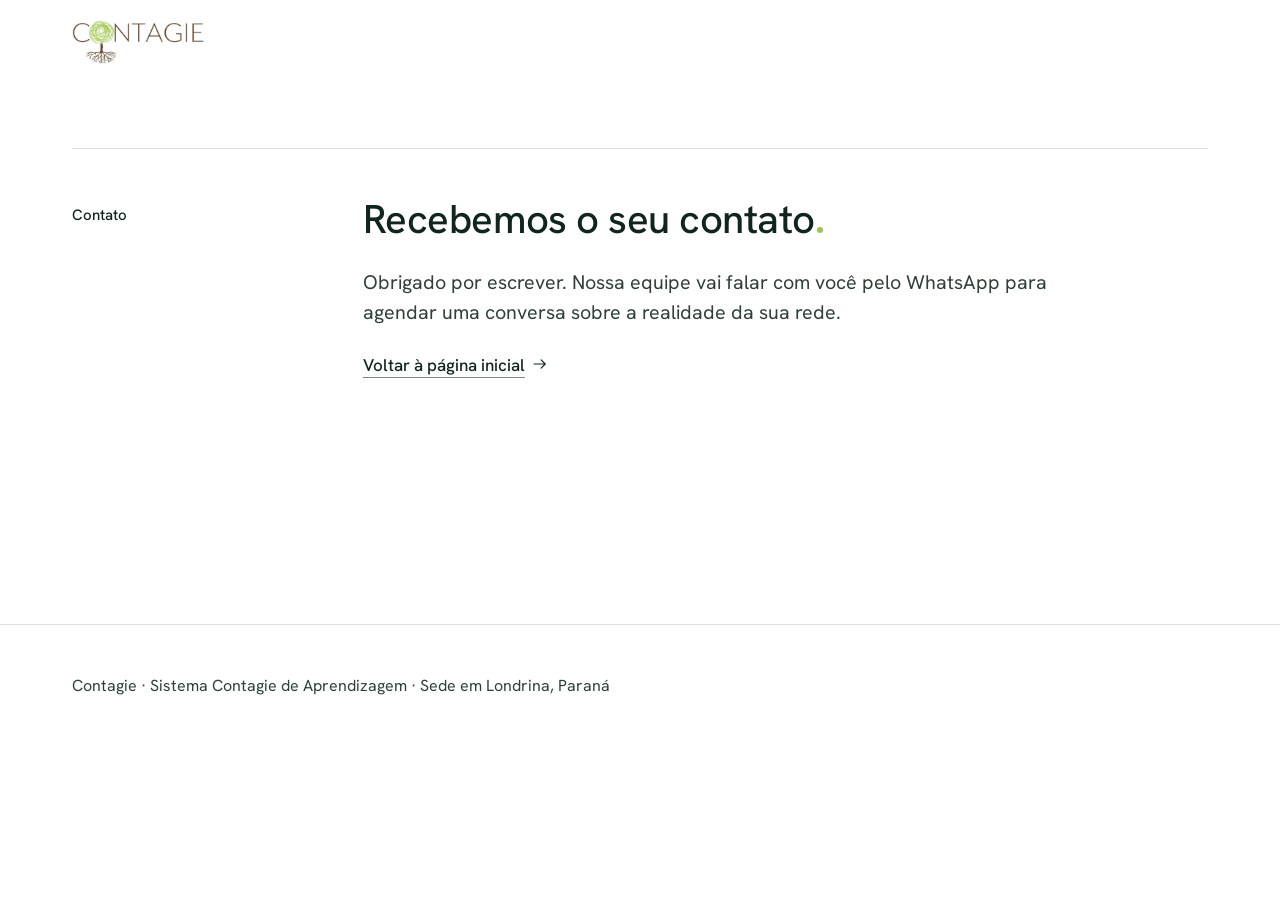
<file: obrigado.html>
<!DOCTYPE html>
<html lang="pt-BR">
<head>
<meta charset="utf-8">
<meta name="viewport" content="width=device-width, initial-scale=1">
<title>Contagie · Recebemos o seu contato</title>
<meta name="description" content="Confirmação de recebimento do contato enviado à equipe da Contagie.">
<meta name="robots" content="noindex, nofollow">
<meta name="theme-color" content="#ffffff">
<link rel="icon" href="favicon.svg" type="image/svg+xml">
<link rel="apple-touch-icon" href="assets/marca/icone-180.png">
<link rel="preload" href="assets/fontes/hanken-grotesk-variavel.woff2" as="font" type="font/woff2" crossorigin>
<link rel="stylesheet" href="assets/css/estilo.css">
</head>
<body>

<!-- Página mostrada pelo Netlify depois do envio do formulário sem JavaScript (action="/obrigado.html" no index.html). -->
<header class="cabecalho">
  <div class="recipiente cabecalho__interno">
    <a class="marca" href="index.html">
      <img src="assets/marca/contagie-logotipo-reduzido.webp" width="360" height="120" alt="Contagie, voltar à página inicial">
    </a>
  </div>
</header>

<main id="conteudo" class="secao obrigado">
  <div class="recipiente grade">
    <p class="rotulo secao__rotulo">Contato</p>
    <div class="secao__cabeca">
      <h1 class="texto-titulo">Recebemos o seu contato<span class="ponto" aria-hidden="true"></span><span class="oculto">.</span></h1>
      <!-- PENDENTE: quando o cliente informar o prazo real de retorno (por exemplo "em até um dia útil"), incluí-lo na frase abaixo. -->
      <p class="texto-destaque">Obrigado por escrever. Nossa equipe vai falar com você pelo WhatsApp para agendar uma conversa sobre a realidade da sua rede.</p>
      <p><a class="link link--seta" href="index.html">Voltar à página inicial<svg class="icone" aria-hidden="true" viewBox="0 0 24 24"><path d="M4 12h15M13.5 6.5 19 12l-5.5 5.5"/></svg></a></p>
    </div>
  </div>
</main>

<footer class="rodape">
  <div class="recipiente">
    <p>Contagie · Sistema Contagie de Aprendizagem · Sede em Londrina, Paraná</p>
  </div>
</footer>

</body>
</html>
</file>
<file: assets/css/estilo.css>
/* ==========================================================================
   Contagie · página inicial
   Sistema: fundo branco, tinta verde muito escura, uma família (Hanken Grotesk,
   400 a 600), grade de 12 colunas, fios finos, fotografias em 4:5 e 5:4.
   Um único tom quente (areia) em duas faixas: Coleção e Contato.
   Verde-folha só no ponto final do título, no sublinhado de "contagie" e no
   fio que leva a "Cada criança". Numerais de seção no marrom do logotipo.
   Sem animações de rolagem. Transições apenas de passar o mouse e foco.
   ========================================================================== */

/* ---------- 1. Fonte ---------- */
@font-face {
  font-family: "Hanken Grotesk";
  src: url("../fontes/hanken-grotesk-variavel.woff2") format("woff2");
  font-weight: 400 600;
  font-style: normal;
  font-display: swap;
}

/* ---------- 2. Tokens ---------- */
:root {
  /* cor */
  --branco: #ffffff;
  --areia: #f7f2e9;
  --tinta: #10261c;          /* títulos, botões, texto forte (16,5 para 1) */
  --texto: #2f4037;          /* texto corrido (11 para 1) */
  --apoio: #3f4f47;          /* texto de apoio e legendas (8,7 para 1; 8 para 1 na areia) */
  --marrom: #66462f;         /* numerais de seção, cor do logotipo */
  --fio: #dde2dd;
  --fio-areia: #e4d9c6;
  --fio-forte: #7c8a83;      /* borda dos campos e sublinhados (3,6 para 1) */
  --folha: #9dc54a;          /* verde da marca, só em detalhes */
  --erro: #a4261c;

  /* tipografia */
  --fonte: "Hanken Grotesk", "Helvetica Neue", Arial, sans-serif;
  --t-display: clamp(2.5rem, 1.6rem + 3.2vw, 4.25rem);
  --t-titulo: clamp(1.75rem, 1.35rem + 1.45vw, 2.625rem);
  --t-subtitulo: clamp(1.375rem, 1.2rem + 0.55vw, 1.75rem);
  --t-destaque: clamp(1.125rem, 1.07rem + 0.2vw, 1.25rem);
  --t-corpo: 1.0625rem;      /* 17 pixels */
  --t-apoio: 1rem;           /* 16 pixels */
  --t-rotulo: 0.9375rem;     /* 15 pixels, peso 500 */

  /* grade e espaço */
  --margem: clamp(1.25rem, 5.6vw, 5rem);
  --calha: clamp(1rem, 2.2vw, 2rem);
  --secao: clamp(2rem, 1.5rem + 2vw, 3rem);   /* 48 + 48 = 96 pixels até o fio que abre a seção seguinte */
  --e1: 0.5rem;
  --e2: 1rem;
  --e3: 1.5rem;
  --e4: 2rem;
  --e5: 3rem;
  --e6: 4rem;

  --transicao: 180ms ease;
}
/* Celular: os intervalos entre blocos encolhem um pouco, sem mudar a hierarquia. */
@media (max-width: 47.99rem) {
  :root { --e4: 1.75rem; --e5: 2.25rem; --e6: 2.75rem; }
}

/* ---------- 3. Base ---------- */
*, *::before, *::after { box-sizing: border-box; }
html { -webkit-text-size-adjust: 100%; text-size-adjust: 100%; }
body {
  margin: 0;
  background: var(--branco);
  color: var(--texto);
  font-family: var(--fonte);
  font-size: var(--t-corpo);
  line-height: 1.6;
  -webkit-font-smoothing: antialiased;
}
h1, h2, h3, p, ul, ol, dl, dd, figure, blockquote { margin: 0; }
ul, ol { padding: 0; list-style: none; }
h1, h2, h3 { color: var(--tinta); font-weight: 500; text-wrap: balance; }
p, li, dd, figcaption { text-wrap: pretty; }
strong { color: var(--tinta); font-weight: 600; }
img { display: block; max-width: 100%; height: auto; }
a { color: inherit; }
.sprite { position: absolute; width: 0; height: 0; overflow: hidden; }
.oculto {
  position: absolute; width: 1px; height: 1px; margin: -1px; padding: 0;
  overflow: hidden; clip: rect(0 0 0 0); white-space: nowrap; border: 0;
}
.icone {
  width: 1.125rem; height: 1.125rem; flex: none;
  fill: none; stroke: currentColor; stroke-width: 1.6; stroke-linecap: round; stroke-linejoin: round;
}
:focus-visible { outline: 2px solid var(--tinta); outline-offset: 3px; }
main:focus { outline: none; }

.pular {
  position: absolute; left: var(--margem); top: 0.75rem; z-index: 20;
  padding: 0.75rem 1rem; background: var(--tinta); color: var(--branco);
  font-weight: 500; text-decoration: none; transform: translateY(-160%);
}
.pular:focus { transform: none; }

/* ---------- 4. Grade ---------- */
.recipiente {
  width: 100%;
  max-width: calc(80rem + 2 * var(--margem));
  margin-inline: auto;
  padding-inline: var(--margem);
}
.grade { display: grid; grid-template-columns: repeat(12, minmax(0, 1fr)); column-gap: var(--calha); }
.grade > * { grid-column: 1 / -1; }

/* ---------- 5. Tipografia ---------- */
.texto-display { font-size: var(--t-display); line-height: 1.04; letter-spacing: -0.02em; }
.texto-titulo { font-size: var(--t-titulo); line-height: 1.14; letter-spacing: -0.012em; color: var(--tinta); font-weight: 500; }
.texto-subtitulo { font-size: var(--t-subtitulo); line-height: 1.26; letter-spacing: -0.006em; }
.texto-destaque { font-size: var(--t-destaque); line-height: 1.55; max-width: 38em; color: var(--texto); }
/* Rótulos sem espaçamento extra entre letras: frações de pixel geravam espaços irregulares em 15 pixels. */
.rotulo { font-size: var(--t-rotulo); line-height: 1.45; font-weight: 500; letter-spacing: 0; color: var(--tinta); }
figcaption { color: var(--apoio); font-size: var(--t-apoio); line-height: 1.45; }

.ponto {
  display: inline-block; width: 0.15em; height: 0.15em; margin-left: 0.05em;
  border-radius: 50%; background: var(--folha);
}
.so-celular { display: none; }

/* ---------- 6. Botões e links ---------- */
.botao {
  display: inline-flex; align-items: center; justify-content: center; gap: 0.75rem;
  min-height: 3.25rem; padding: 0 1.5rem;
  border: 1px solid var(--tinta); border-radius: 3px;
  background: var(--tinta); color: var(--branco);
  font: inherit; font-size: 1.0625rem; font-weight: 500; line-height: 1.2;
  text-decoration: none; cursor: pointer;
  transition: background-color var(--transicao), color var(--transicao);
}
.botao:hover { background: #24463a; border-color: #24463a; }
.botao .icone { transition: transform var(--transicao); }
.botao:hover .icone { transform: translateX(3px); }
.botao--contorno { min-height: 2.75rem; padding: 0 1.125rem; background: transparent; color: var(--tinta); font-size: var(--t-apoio); }
.botao--contorno:hover { background: var(--tinta); color: var(--branco); }
.botao--largo { width: 100%; min-height: 3.5rem; }

/* Link em linha (não flexível): quando o texto quebra, a seta acompanha a última palavra.
   O preenchimento vertical mantém a área de toque confortável. */
.link {
  display: inline; padding-block: 0.625rem;
  color: var(--tinta); font-weight: 500;
  text-decoration: underline; text-decoration-thickness: 1px;
  text-decoration-color: var(--fio-forte); text-underline-offset: 0.35em;
  transition: text-decoration-color var(--transicao);
}
.link:hover { text-decoration-color: var(--tinta); }
.link .icone { display: inline-block; margin-left: 0.4rem; vertical-align: -0.15em; }
.link--seta .icone { transition: transform var(--transicao); }
.link--seta:hover .icone { transform: translateX(3px); }

/* ---------- 7. Fotografias ---------- */
.foto { display: block; overflow: hidden; background: var(--areia); aspect-ratio: 4 / 5; }
.foto img { width: 100%; height: 100%; object-fit: cover; }
.foto--paisagem { aspect-ratio: 5 / 4; }
figure > .foto + figcaption,
figure > picture + figcaption { margin-top: 0.75rem; }

/* ---------- 8. Cabeçalho ---------- */
.cabecalho { position: relative; z-index: 10; background: var(--branco); }
.cabecalho__atalho { display: none; }
.cabecalho__interno {
  display: flex; align-items: center; justify-content: space-between; flex-wrap: wrap;
  gap: 0 var(--e2); min-height: 4.25rem;
}
.marca { display: inline-flex; align-items: center; min-height: 2.75rem; }
.marca img { width: 7rem; }
.navegacao { display: flex; align-items: center; gap: var(--e3); flex-wrap: wrap; }
.navegacao ul { display: flex; flex-wrap: wrap; column-gap: var(--e3); }
.navegacao ul a {
  display: inline-flex; align-items: center; min-height: 2.75rem;
  color: var(--tinta); font-size: var(--t-apoio); text-decoration: none;
  background: linear-gradient(var(--tinta), var(--tinta)) left calc(50% + 0.8em) / 0 1px no-repeat;
  transition: background-size var(--transicao);
}
.navegacao ul a:hover { background-size: 100% 1px; }
.navegacao ul .navegacao__contato { display: none; }

.menu-botao {
  display: inline-flex; align-items: center; gap: 0.625rem;
  min-height: 2.75rem; min-width: 2.75rem; padding: 0 0.25rem 0 0.75rem;
  border: 0; background: transparent; color: var(--tinta);
  font: inherit; font-size: var(--t-apoio); font-weight: 500; cursor: pointer;
}
.menu-botao[hidden] { display: none; }
.menu-botao__icone { position: relative; width: 1.25rem; height: 0.75rem; }
.menu-botao__icone::before,
.menu-botao__icone::after {
  content: ""; position: absolute; left: 0; width: 100%; height: 1.5px; background: currentColor;
  transition: transform var(--transicao), top var(--transicao);
}
.menu-botao__icone::before { top: 0.125rem; }
.menu-botao__icone::after { top: 0.5rem; }
.menu-botao[aria-expanded="true"] .menu-botao__icone::before { top: 0.3125rem; transform: rotate(45deg); }
.menu-botao[aria-expanded="true"] .menu-botao__icone::after { top: 0.3125rem; transform: rotate(-45deg); }

/* Sem JavaScript, a navegação aparece aberta abaixo da marca.
   Com JavaScript, no celular e no tablet, o cabeçalho fica compacto (56 pixels) e fixo no topo, sem animação,
   com a marca, o atalho para o contato e o menu. */
@media (max-width: 63.99rem) {
  .navegacao { width: 100%; padding-bottom: var(--e1); }
  .js .cabecalho { position: sticky; top: 0; border-bottom: 1px solid var(--fio); }
  .js .cabecalho__interno { min-height: 3.5rem; flex-wrap: nowrap; gap: 0 var(--e1); }
  .js .marca img { width: 6.5rem; }
  .cabecalho__atalho { margin-left: auto; min-height: 2.75rem; padding: 0 0.875rem; font-size: var(--t-rotulo); white-space: nowrap; }
  html.js { scroll-padding-top: 4.5rem; }
  .js .marca { margin-right: var(--e1); }
  /* Sem JavaScript: sem o atalho; o botão de contato fica logo depois dos links, alinhado à esquerda. */
  html:not(.js) .cabecalho__atalho { display: none; }
  .js .navegacao {
    display: none; position: absolute; left: 0; right: 0; top: 100%;
    padding: var(--e1) var(--margem) var(--e4);
    background: var(--branco); border-bottom: 1px solid var(--fio);
    box-shadow: 0 12px 24px -18px rgba(16, 38, 28, 0.35);
  }
  .js .navegacao.aberta { display: block; }
  .js .navegacao ul { display: block; }
  .js .navegacao ul li { border-top: 1px solid var(--fio); }
  .js .navegacao ul a { display: flex; min-height: 3.25rem; font-size: 1.125rem; background: none; }
  /* Com JavaScript, o menu aberto termina no item "Fale com a equipe", que leva direto ao formulário. */
  .js .navegacao__chamada { display: none; }
  .js .navegacao ul .navegacao__contato { display: block; }
}
@media (min-width: 22.5rem) and (max-width: 63.99rem) {
  .cabecalho__atalho { display: inline-flex; }
}
@media (min-width: 64rem) {
  .cabecalho__interno { min-height: 5.25rem; flex-wrap: nowrap; }
  .marca img { width: 8.25rem; }
  .menu-botao { display: none; }
  .navegacao { gap: var(--e4); }
}
@media (min-width: 64rem) and (max-width: 79.99rem) {
  .marca img { width: 7.25rem; }
  .navegacao { gap: var(--e3); }
  .navegacao ul { column-gap: 1.25rem; }
}

/* Palavras compostas que não devem quebrar no hífen */
.sem-quebra { white-space: nowrap; }

/* ---------- 9. Seções ---------- */
.secao { padding-block: var(--secao); }
.secao > .grade::before {
  content: ""; grid-column: 1 / -1; height: 1px; background: var(--fio); margin-bottom: var(--e4);
}
.secao--areia { background: var(--areia); }
.secao--areia > .grade::before,
.secao--areia + .secao > .grade::before { display: none; }
.secao__rotulo { margin-bottom: var(--e2); }
.secao__cabeca > * + * { margin-top: var(--e3); }
.secao__cabeca .texto-titulo { max-width: 22em; }
/* Contratação: sem o ajuste "pretty", que empurrava "com segurança." sozinho para a última linha. */
#contratacao .texto-destaque { text-wrap: wrap; }
.secao__cabeca .link { margin-top: var(--e2); }
.lateral__apoio { color: var(--apoio); font-size: var(--t-apoio); }
.lateral__apoio .link { display: inline; min-height: 0; }

/* Fotos da coluna esquerda: todas em 4:5, na largura das colunas 1 a 3 (296 pixels a 1440), com legenda embaixo.
   Tablet: a foto ocupa as colunas 1 a 4 e o texto seguinte fica ao lado (colunas 5 a 12).
   Celular: a foto vai na largura toda (4:3 ou 16:9) ou sai, nunca como miniatura solta. */
.lateral-foto { margin-top: var(--e5); align-self: start; }
@media (max-width: 47.99rem) {
  .secao > .grade::before { margin-bottom: var(--e3); }
  .lateral-foto { margin-top: var(--e4); }
  .lateral-foto .foto { aspect-ratio: 4 / 3; }
  /* A foto das tampinhas tem pouca resolução: no celular ela sairia ampliada. */
  .lateral-foto--consulta { display: none; }
}
@media (min-width: 48rem) and (max-width: 63.99rem) {
  .lateral-foto { grid-column: 1 / 5; }
  .lateral-foto + .desafio, .lateral-foto + .consulta, .lateral-foto + .entregas, .lateral-foto + .metodo__etapas,
  .seguranca, .seguranca__itens { grid-column: 5 / 13; }
  .lateral-foto + .desafio, .lateral-foto + .consulta, .lateral-foto + .entregas, .lateral-foto + .metodo__etapas { margin-top: var(--e5); }
}
@media (min-width: 64rem) {
  .secao > .grade::before { margin-bottom: var(--e5); }
  .secao__rotulo { grid-column: 1 / 4; margin: 0.5rem 0 0; }
  .secao__cabeca { grid-column: 4 / 12; }
  .lateral-foto { grid-column: 1 / 4; margin-top: var(--e6); }
  /* Na prática: o rótulo e a foto dividem a coluna esquerda, ao lado da citação e do relato. */
  .secao__lado { grid-column: 1 / 4; }
  .secao__lado .secao__rotulo { margin-bottom: var(--e5); }
  .secao__lado .lateral-foto { margin-top: 0; }
}

/* ---------- 10. Abertura ---------- */
.abertura { padding-top: clamp(1rem, 3vw, 2.5rem); padding-bottom: var(--secao); }
.abertura__titulo .rotulo { margin-bottom: var(--e2); }
.abertura__titulo h1 { max-width: 11.5em; }
.abertura__apoio { margin-top: var(--e3); }
.abertura__apoio .texto-destaque { max-width: 30em; }
.acoes { display: flex; flex-wrap: wrap; align-items: center; gap: var(--e1) var(--e3); margin-top: var(--e4); }
.abertura__fotos { display: grid; grid-template-columns: repeat(3, 1fr); gap: var(--calha); margin-top: var(--e5); }
.abertura__foto .foto { aspect-ratio: 1 / 1; }
.abertura__foto figcaption { margin-top: 0.75rem; }

/* Celular: a fotografia do ukulele vem antes do título, para a primeira tela já mostrar uma criança. */
@media (max-width: 47.99rem) {
  .so-computador { display: none; }
  .so-celular { display: inline; }
  .abertura__fotos { display: contents; }
  .abertura__foto { grid-column: span 6; order: 2; margin-top: var(--e4); }
  .abertura__foto--primeira { grid-column: 1 / -1; order: -1; margin: 0 0 var(--e4); }
  /* No celular a primeira linha de texto da página é o título, não a legenda da foto. */
  .abertura__foto--primeira figcaption {
    position: absolute; width: 1px; height: 1px; overflow: hidden; clip-path: inset(50%); white-space: nowrap;
  }
  .abertura__foto--primeira .foto { aspect-ratio: 16 / 10; }
  .abertura__foto figcaption { font-size: var(--t-rotulo); }
  .acoes .botao { flex: 1 1 100%; }
  .acoes .link { min-height: 3rem; }
}
/* Computador: o parágrafo começa na altura do rótulo e a base dos botões encontra
   a linha de base da última linha do título. */
@media (min-width: 64rem) {
  .abertura__titulo { grid-column: 1 / 8; display: flex; flex-direction: column; justify-content: space-between; }
  .abertura__apoio {
    grid-column: 8 / 13; align-self: stretch; margin-top: 0;
    display: flex; flex-direction: column; justify-content: space-between; gap: var(--e3);
    padding-bottom: 0.8rem;
  }
  .abertura__apoio .texto-destaque { font-size: 1.125rem; line-height: 1.6; margin-top: -0.3rem; }
  .acoes { margin-top: 0; }
  .abertura__fotos { margin-top: var(--e5); }
}
@media (min-width: 64rem) and (max-width: 79.99rem) {
  .abertura__titulo { justify-content: flex-start; }
  .abertura__titulo .rotulo { margin-bottom: var(--e3); }
}

/* ---------- 11. Ponto de partida ---------- */
.desafio { margin-top: var(--e5); }
.desafio p { margin-top: var(--e3); max-width: 34em; }
.desafio__lista {
  display: grid; grid-template-columns: 1fr 1fr; column-gap: var(--calha);
  margin-top: var(--e4);
}
.desafio__lista li { padding: 0.7rem 0; border-top: 1px solid var(--fio); color: var(--tinta); }
.desafio__lista .desafio__destino {
  grid-column: 1 / -1; display: flex; align-items: center; gap: 0.75rem;
  border-top: 2px solid var(--folha); font-weight: 600;
}
@media (min-width: 64rem) {
  .desafio { grid-column: 4 / 9; margin-top: var(--e6); padding-right: var(--calha); }
  .desafio__lista { grid-column: 9 / 13; display: block; margin-top: var(--e6); align-self: start; }
}

/* ---------- 12. Como funciona ---------- */
.metodo__etapas { margin-top: var(--e4); }
.etapas { border-bottom: 1px solid var(--fio); }
.etapas li {
  display: grid; grid-template-columns: 2rem 1fr; column-gap: var(--e2);
  padding: 1rem 0; border-top: 1px solid var(--fio);
}
.etapas__numero, .trilha__numero {
  color: var(--marrom); font-weight: 600; font-variant-numeric: tabular-nums; line-height: 1.6;
}
.etapas h3 { font-size: 1.125rem; line-height: 1.45; font-weight: 600; }
.etapas p { grid-column: 2; margin-top: 0.25rem; color: var(--apoio); font-size: var(--t-apoio); line-height: 1.55; }
.etapas__nota { margin-top: var(--e3); color: var(--apoio); font-size: var(--t-apoio); }
/* Celular: cada etapa numa linha corrida, nome em negrito seguido da frase. */
@media (max-width: 47.99rem) {
  .etapas li { display: block; position: relative; padding: 0.75rem 0 0.75rem 2rem; }
  .etapas__numero { position: absolute; left: 0; top: 0.75rem; }
  .etapas h3 { display: inline; margin-right: 0.35em; font-size: 1.0625rem; }
  .etapas p { display: inline; }
}

.conexoes { margin-top: var(--e6); padding-top: var(--e4); border-top: 1px solid var(--fio); }
.conexoes__lista { margin-top: var(--e3); }
.conexoes__lista li { font-size: var(--t-subtitulo); line-height: 1.32; letter-spacing: -0.006em; color: var(--apoio); }
.conexoes__lista li + li { margin-top: 0.5rem; }
.conexoes__lista strong { font-weight: 600; }
@media (max-width: 47.99rem) {
  .conexoes { margin-top: var(--e5); padding-top: var(--e3); }
  .conexoes__lista li { font-size: 1.125rem; text-wrap: balance; }
}

@media (min-width: 64rem) {
  .metodo__etapas { grid-column: 4 / 13; margin-top: var(--e6); }
  .conexoes { display: grid; grid-template-columns: subgrid; grid-column: 1 / -1; padding-top: var(--e5); }
  .conexoes h3 { grid-column: 4 / 13; max-width: 26em; }
  .conexoes__lista { grid-column: 4 / 13; margin-top: var(--e4); }
}
@media (min-width: 80rem) {
  .etapas li { grid-template-columns: 2rem 12.5rem 1fr; }
  .etapas p { grid-column: 3; margin-top: 0; }
}

/* ---------- 13. Frentes ---------- */
.frente { margin-top: var(--e5); }
.frente .foto { margin-bottom: var(--e3); }
.frente h3 .rotulo { display: block; margin-bottom: var(--e1); }
.frente h3 { max-width: 20em; }
.frente h3 + p { margin-top: var(--e2); max-width: 34em; }
.frente .link { margin-top: var(--e2); }
/* Os dois cartões dividem as mesmas linhas: títulos, textos e links ficam alinhados. */
@media (min-width: 48rem) {
  .frente { grid-column: span 6; display: grid; grid-template-rows: subgrid; grid-row: span 4; align-content: start; }
  .frente .link { align-self: end; justify-self: start; }
}
@media (min-width: 64rem) { .frente { margin-top: var(--e6); } }
@media (max-width: 47.99rem) { .frente .foto { aspect-ratio: 3 / 2; } }

/* ---------- 14. Coleção ---------- */
/* Capas em duas colunas no celular e em três a partir do tablet; a última célula leva ao material demonstrativo. */
.livros-bloco { display: grid; grid-template-columns: 1fr 1fr; gap: var(--e3) var(--calha); margin-top: var(--e5); }
.livros { grid-column: 1 / -1; grid-row: 1 / 4; display: grid; grid-template-columns: subgrid; grid-template-rows: subgrid; }
.livros__chamada { grid-column: 2; grid-row: 3; align-self: center; color: var(--apoio); font-size: var(--t-apoio); line-height: 1.45; }
.livros__chamada .link { display: inline; font-size: var(--t-corpo); }
.livros__chamada .link .icone { display: inline-block; margin-left: 0.25rem; vertical-align: -0.2em; }
.livros p { margin-top: var(--e1); }
.livros img { width: 100%; aspect-ratio: 480 / 340; object-fit: cover; }
.livros p { color: var(--tinta); line-height: 1.4; }
.livros span { display: block; margin-bottom: 0.125rem; color: var(--marrom); font-size: var(--t-rotulo); font-weight: 600; }

.paginas { display: grid; grid-template-columns: 1fr 1fr; gap: var(--e4) var(--calha); margin-top: var(--e6); }
.paginas__titulo, .paginas__grande { grid-column: 1 / -1; }
.paginas img { width: 100%; background: var(--branco); box-shadow: 0 0 0 1px var(--fio-areia); }
.paginas figcaption { margin-top: 0.75rem; }
.paginas__grande figcaption .link { display: flex; width: fit-content; margin-top: 0.25rem; }

@media (max-width: 47.99rem) {
  .paginas { row-gap: var(--e3); }
  .paginas__ficha figcaption { font-size: var(--t-rotulo); }
}
@media (min-width: 48rem) {
  .livros-bloco { grid-template-columns: repeat(3, 1fr); row-gap: var(--e4); }
  .livros { grid-row: 1 / 3; }
  .livros__chamada { grid-column: 3; grid-row: 2; }
  .livros p { margin-top: var(--e2); }
}
@media (min-width: 64rem) {
  .livros-bloco { grid-column: 4 / 13; margin-top: var(--e6); }
  .paginas { grid-template-columns: subgrid; grid-column: 1 / -1; row-gap: var(--e4); }
  .paginas__titulo { grid-column: 4 / 13; }
  .paginas__grande { grid-column: 4 / 10; grid-row: 2 / span 2; }
  .paginas__ficha { grid-column: 10 / 13; }
}

/* ---------- 15. O que entregamos ---------- */
.entregas { margin-top: var(--e5); }
.entregas div { padding: 1rem 0 1.125rem; border-top: 1px solid var(--fio); }
.entregas dt { color: var(--tinta); font-weight: 600; font-size: 1.125rem; line-height: 1.35; }
.entregas dd { margin-top: 0.25rem; color: var(--apoio); font-size: var(--t-apoio); line-height: 1.5; }
/* Celular: uma coluna, nome da entrega em negrito seguido do que a rede recebe. */
@media (max-width: 47.99rem) {
  .entregas div { padding: 0.75rem 0; }
  .entregas dt { display: inline; margin-right: 0.35em; font-size: 1.0625rem; }
  .entregas dd { display: inline; margin: 0; }
}
@media (min-width: 64rem) {
  .entregas { display: grid; grid-template-columns: 1fr 1fr; column-gap: var(--calha); }
}
@media (min-width: 64rem) {
  .entregas { grid-column: 4 / 13; margin-top: var(--e6); }
  .entregas div { padding: 1.125rem 0 1.25rem; }
}

/* ---------- 16. Inteligência da Aprendizagem ---------- */
.fluxo { margin-top: var(--e5); }
.fluxo li { position: relative; padding: 1rem 0 1.125rem; border-top: 1px solid var(--tinta); }
.fluxo h3 { font-size: var(--t-subtitulo); line-height: 1.2; }
.fluxo p { margin-top: 0.375rem; color: var(--apoio); font-size: var(--t-apoio); line-height: 1.5; max-width: 16em; }

.consulta { margin-top: var(--e5); }
.consulta p { margin-top: var(--e3); max-width: 34em; }
.consulta__itens { margin-top: var(--e4); }
.consulta__itens .rotulo { margin-bottom: var(--e2); }

/* Sem fio embaixo do último item: o fio de abertura da seção seguinte já fecha a lista. */
.lista-feita li {
  display: flex; gap: 0.75rem; padding: 0.75rem 0;
  border-top: 1px solid var(--fio); color: var(--tinta); line-height: 1.45;
}
.lista-feita .icone { margin-top: 0.15rem; color: var(--marrom); }

/* Celular: a faixa Observar…Decidir vira uma lista compacta, verbo à esquerda e frase ao lado;
   as listas de verificação continuam item por item, com a marca e o fio, um pouco mais justas. */
@media (max-width: 47.99rem) {
  .fluxo { margin-top: var(--e4); border-bottom: 1px solid var(--fio); }
  .fluxo li { display: grid; grid-template-columns: 7.5rem 1fr; column-gap: var(--e2); padding: 0.625rem 0; border-top-color: var(--fio); }
  .fluxo h3 { font-size: 1.0625rem; font-weight: 600; line-height: 1.45; }
  .fluxo p { margin-top: 0; max-width: none; line-height: 1.45; }
  .lista-feita li { padding: 0.5rem 0; font-size: 1rem; }
}
@media (min-width: 48rem) {
  .fluxo { display: grid; grid-template-columns: repeat(5, 1fr); column-gap: var(--calha); }
  .fluxo li { padding-top: 1.375rem; }
  .fluxo li:not(:last-child)::after {
    content: ""; position: absolute; top: -5px; right: calc(var(--calha) / -2 - 4px);
    width: 9px; height: 9px; border-top: 1px solid var(--tinta); border-right: 1px solid var(--tinta);
    background: var(--branco); transform: rotate(45deg);
  }
}
@media (min-width: 64rem) {
  .fluxo { margin-top: var(--e6); }
  .consulta { grid-column: 4 / 9; margin-top: var(--e6); }
  .consulta__itens { grid-column: 9 / 13; margin-top: var(--e6); }
}
@media (min-width: 80rem) {
  .consulta { grid-column: 4 / 8; }
}

/* ---------- 17. Na prática ---------- */
.citacao blockquote p {
  font-size: clamp(1.625rem, 1.2rem + 1.3vw, 2.375rem); line-height: 1.22; letter-spacing: -0.012em;
  color: var(--tinta); text-indent: -0.42em; max-width: 21em;
}
.citacao figcaption, .relato figcaption { margin-top: var(--e3); }
.citacao figcaption strong, .relato figcaption strong { font-weight: 600; }
.relato { margin-top: var(--e5); padding-top: var(--e3); border-top: 1px solid var(--fio); }
.relato__texto { font-size: var(--t-destaque); line-height: 1.5; color: var(--tinta); max-width: 30em; }
.relato figcaption span { display: block; margin-top: 0.25rem; }

.equipe__foto { display: flex; align-items: center; gap: var(--e2); margin-top: var(--e6); padding-top: var(--e4); border-top: 1px solid var(--fio); }
.equipe__foto picture { display: block; flex: none; width: 7.5rem; }
.equipe__foto img { border-radius: 50%; }
.equipe__foto figcaption { max-width: 16em; text-wrap: balance; }
.equipe { margin-top: var(--e4); }
.pessoas { margin-top: var(--e4); }
.pessoas li { padding: 1rem 0 1.125rem; border-top: 1px solid var(--fio); color: var(--apoio); font-size: var(--t-apoio); line-height: 1.5; }
.pessoas__nome { color: var(--tinta); font-weight: 600; font-size: 1.125rem; }
.pessoas__papel { margin: 0.125rem 0 0.375rem; color: var(--marrom); font-size: var(--t-rotulo); font-weight: 500; }

@media (max-width: 47.99rem) {
  .equipe__foto { display: block; }
  .equipe__foto picture { width: 15rem; }
  .equipe__foto figcaption { margin-top: 0.75rem; }
}
@media (min-width: 48rem) {
  .pessoas { display: grid; grid-template-columns: 1fr 1fr; column-gap: var(--e4); }
}
@media (min-width: 64rem) {
  .pratica__vozes { grid-column: 4 / 13; }
  .relato { max-width: 66%; }
  .equipe__foto { grid-column: 1 / 4; display: block; margin-top: var(--e6); margin-right: calc(-1 * var(--calha)); padding: var(--e5) var(--calha) 0 0; }
  .equipe__foto picture { width: 10rem; }
  .equipe__foto figcaption { margin-top: 0.75rem; }
  .equipe { grid-column: 4 / 13; margin-top: var(--e6); padding-top: var(--e5); border-top: 1px solid var(--fio); }
}

/* ---------- 18. Manifesto ---------- */
/* Todas as frases na mesma cor e no mesmo peso. */
.manifesto__refrao {
  margin-top: var(--e4); font-size: var(--t-titulo); line-height: 1.18; letter-spacing: -0.012em;
  font-weight: 500; color: var(--tinta);
}
.manifesto__refrao span { display: block; }
.manifesto__fecho { margin-top: var(--e4); }
.manifesto__fecho p + p { margin-top: var(--e2); }
@media (min-width: 48rem) {
  .manifesto__fecho { display: grid; grid-template-columns: 1fr 1fr; gap: var(--e4); }
  .manifesto__fecho p + p { margin-top: 0; }
}
@media (min-width: 64rem) {
  .manifesto { grid-column: 4 / 13; }
  .manifesto__refrao, .manifesto__fecho { margin-top: var(--e5); }
}

/* ---------- 19. Contratação ---------- */
.trilha { margin-top: var(--e5); border-bottom: 1px solid var(--fio); }
.trilha li {
  display: grid; grid-template-columns: 2rem 1fr; column-gap: var(--e2);
  padding: 1rem 0; border-top: 1px solid var(--fio);
}
.trilha h3 { font-size: 1.125rem; font-weight: 600; line-height: 1.45; }
.trilha p { grid-column: 2; margin-top: 0.25rem; color: var(--apoio); font-size: var(--t-apoio); line-height: 1.5; }
/* Celular: uma coluna, número e nome na mesma linha e a frase embaixo, sem cartões. */
@media (max-width: 47.99rem) {
  .trilha li { padding: 0.75rem 0; }
  .seguranca__itens .seguranca__botao { width: 100%; justify-content: center; }
}

.seguranca { margin-top: var(--e5); }
.seguranca p { margin-top: var(--e3); max-width: 34em; }
.seguranca__itens { margin-top: var(--e4); }
.seguranca__itens > .rotulo { margin-bottom: var(--e2); }
.seguranca__itens .botao { margin-top: var(--e4); }

@media (min-width: 48rem) {
  .trilha { display: grid; grid-template-columns: repeat(4, 1fr); column-gap: var(--calha); row-gap: var(--e4); border-bottom: 0; }
  .trilha li { display: block; padding: 0.875rem 0 0; border-top-color: var(--tinta); }
  .trilha h3 { margin-top: 0.5rem; }
}
@media (min-width: 64rem) {
  .trilha { margin-top: var(--e6); }
  .seguranca, .seguranca__itens { grid-column: 4 / 13; }
  .seguranca { margin-top: var(--e6); }
  .seguranca__itens { margin-top: var(--e5); }
}
@media (min-width: 64rem) {
  .seguranca__lista { display: grid; grid-template-columns: 1fr 1fr; column-gap: var(--e4); }
}
/* Sete colunas só em telas muito largas; até 1600 pixels a trilha fica em 4 + 3. */
@media (min-width: 100rem) {
  .trilha { grid-template-columns: repeat(7, 1fr); }
  .trilha h3 { min-height: 2lh; }
}

/* ---------- 20. Perguntas frequentes ---------- */
.sanfona { margin-top: var(--e5); border-bottom: 1px solid var(--fio); }
.sanfona details { border-top: 1px solid var(--fio); }
.sanfona summary {
  display: flex; align-items: center; justify-content: space-between; gap: var(--e3);
  min-height: 3.5rem; padding: 1rem 0; cursor: pointer; list-style: none;
}
.sanfona summary::-webkit-details-marker { display: none; }
.sanfona__pergunta { flex: 1; color: var(--tinta); font-size: 1.125rem; line-height: 1.4; font-weight: 500; text-wrap: pretty; }
.sanfona summary:hover .sanfona__pergunta { text-decoration: underline; text-decoration-thickness: 1px; text-underline-offset: 0.3em; text-decoration-color: var(--fio-forte); }
.sanfona__sinal { position: relative; flex: none; width: 1rem; height: 1rem; }
.sanfona__sinal::before, .sanfona__sinal::after {
  content: ""; position: absolute; left: 0; top: 50%; width: 100%; height: 1.5px; margin-top: -0.75px;
  background: var(--tinta); transition: transform var(--transicao);
}
.sanfona__sinal::after { transform: rotate(90deg); }
.sanfona details[open] .sanfona__sinal::after { transform: rotate(0deg); }
.sanfona details p { padding: 0 var(--e5) var(--e3) 0; max-width: 42em; }
@media (min-width: 64rem) {
  .sanfona { grid-column: 4 / 13; }
}

/* ---------- 21. Visão e contato ---------- */
/* A visão tem um bloco só dela, em areia, com respiro de seção inteira; o contato começa no branco. */
.visao { padding-block: clamp(4rem, 2.5rem + 5vw, 7.5rem); text-align: center; }
.visao__pergunta {
  max-width: 19em; margin-inline: auto;
  font-size: clamp(1.875rem, 1.3rem + 1.8vw, 2.875rem); line-height: 1.16; letter-spacing: -0.014em;
  font-weight: 500; color: var(--tinta); text-wrap: balance;
}
.visao__lema { margin-top: var(--e3); font-size: var(--t-destaque); color: var(--tinta); text-wrap: wrap; }
.junto { white-space: nowrap; }
.visao__lema em {
  font-style: normal; text-decoration: underline; text-decoration-color: var(--folha);
  text-decoration-thickness: 3px; text-underline-offset: 0.28em;
}

.contato__lado { margin-top: var(--e4); }

.formulario { display: grid; gap: 1.25rem; margin-top: var(--e5); align-content: start; scroll-margin-top: 1.5rem; }
.formulario__escolha { color: var(--tinta); font-weight: 500; }
.formulario__escolha:empty { display: none; }
.formulario__armadilha { position: absolute; left: -10000px; width: 1px; height: 1px; overflow: hidden; }
.formulario__aviso { color: var(--apoio); font-size: var(--t-apoio); }
.campo label { display: block; margin-bottom: 0.5rem; color: var(--tinta); font-size: var(--t-apoio); font-weight: 500; }
.campo__ajuda { color: var(--apoio); font-weight: 400; }
.campo input[type="text"], .campo input[type="tel"], .campo input[type="email"], .campo select {
  width: 100%; min-height: 3.25rem; padding: 0 0.875rem;
  border: 1px solid var(--fio-forte); border-radius: 3px;
  background: var(--branco); color: var(--tinta); font: inherit; font-size: var(--t-corpo);
  transition: border-color var(--transicao), box-shadow var(--transicao);
}
.campo select {
  appearance: none; padding-right: 2.75rem;
  background: var(--branco) url("data:image/svg+xml,%3Csvg xmlns='http://www.w3.org/2000/svg' viewBox='0 0 24 24' fill='none' stroke='%2310261c' stroke-width='1.6' stroke-linecap='round' stroke-linejoin='round'%3E%3Cpath d='M6 9.5l6 6 6-6'/%3E%3C/svg%3E") no-repeat right 0.875rem center / 1.125rem;
}
.campo input:hover, .campo select:hover { border-color: var(--tinta); }
.campo input:not([type="checkbox"]):focus-visible, .campo select:focus-visible { outline: none; border-color: var(--tinta); box-shadow: 0 0 0 1px var(--tinta); }
.campo--caixa input:focus-visible { outline: 2px solid var(--tinta); outline-offset: 3px; box-shadow: none; }
.campo input[aria-invalid="true"], .campo input[aria-invalid="true"]:focus-visible { border-color: var(--erro); box-shadow: 0 0 0 1px var(--erro); }
.campo__erro { margin-top: 0.5rem; color: var(--erro); font-size: var(--t-apoio); }
.campo-duplo { display: grid; gap: 1.25rem; align-items: start; }
.campo--caixa { display: flex; align-items: flex-start; gap: 0.75rem; }
.campo--caixa input { flex: none; width: 1.5rem; height: 1.5rem; margin: 0.1rem 0 0; accent-color: var(--tinta); }
.campo--caixa label { margin: 0; font-weight: 400; color: var(--texto); font-size: var(--t-corpo); line-height: 1.5; }
.formulario .botao--largo { margin-top: 0.25rem; }
.botao:disabled { opacity: 0.6; cursor: progress; }
.formulario__nota { color: var(--apoio); font-size: var(--t-apoio); }
.formulario__status:empty { display: none; }
.formulario__status { padding: 0.875rem 1rem; border-left: 2px solid var(--tinta); background: var(--branco); color: var(--tinta); }
.formulario__status--erro { border-left-color: var(--erro); color: var(--erro); }

@media (min-width: 40rem) {
  .campo-duplo { grid-template-columns: 1fr 1fr; column-gap: var(--e2); }
}
@media (min-width: 64rem) {
  .contato__lado { grid-column: 1 / 4; margin-top: var(--e6); align-self: start; }
  .formulario { grid-column: 4 / 13; margin-top: var(--e6); }
}

/* ---------- 22. Rodapé ---------- */
.rodape { padding: var(--e5) 0 var(--e4); font-size: var(--t-apoio); border-top: 1px solid var(--fio); }
.rodape__marca img { width: 7.5rem; }
.rodape__marca p { margin-top: var(--e2); max-width: 20em; color: var(--apoio); }
.rodape__navegacao { margin-top: var(--e4); }
.rodape__navegacao ul { columns: 2; column-gap: var(--calha); }
.rodape__navegacao a { display: inline-flex; align-items: center; min-height: 2.75rem; color: var(--tinta); text-decoration: none; }
.rodape__navegacao a:hover { text-decoration: underline; text-underline-offset: 0.3em; }
.rodape__contato { margin-top: var(--e4); }
.rodape__contato p { color: var(--tinta); }
.rodape__base {
  display: flex; flex-wrap: wrap; justify-content: space-between; align-items: center; gap: var(--e2);
  margin-top: var(--e5); padding-top: var(--e3); border-top: 1px solid var(--fio); color: var(--apoio);
}
.rodape__base .link { font-weight: 400; }
@media (min-width: 64rem) {
  .rodape__marca { grid-column: 1 / 5; }
  .rodape__navegacao { grid-column: 6 / 10; margin-top: -0.75rem; }
  .rodape__contato { grid-column: 10 / 13; margin-top: -0.75rem; }
  .rodape__contato p { min-height: 2.75rem; display: flex; align-items: center; }
  .rodape__base { margin-top: var(--e6); }
}

/* ---------- 23. Movimento reduzido ---------- */
@media (prefers-reduced-motion: reduce) {
  *, *::before, *::after { transition: none !important; }
}

/* ---------- 24. Página de confirmação do envio (obrigado.html) ---------- */
.obrigado { min-height: 60vh; padding-block: var(--e6); }
.obrigado .secao__cabeca .link { margin-top: var(--e2); }
</file>
<file: direcoes/caderno/estilo.css>
/* Contagie, direção "Caderno de campo". Arquivo gerado a partir de estilo.fonte.css (versão legível). */
@font-face{font-family:"Newsreader";src:url("ativos/fontes/newsreader-variavel.woff2") format("woff2");font-weight:350 550;font-style:normal;font-display:swap}@font-face{font-family:"Newsreader";src:url("ativos/fontes/newsreader-italico.woff2") format("woff2");font-weight:400;font-style:italic;font-display:swap}@font-face{font-family:"Source Sans 3";src:url("ativos/fontes/source-sans-3-variavel.woff2") format("woff2");font-weight:400 700;font-style:normal;font-display:swap}:root{--papel:#fbfaf7;--papel-faixa:#f4f1eb;--branco:#ffffff;--tinta:#1e1a16;--tinta-2:#50473f;--tinta-3:#6f6153;--marrom:#66462f;--fio:#ddd3c8;--fio-forte:#b9a693;--folha:#9dc54a;--erro:#9b2c1f;--serifa:"Newsreader","Iowan Old Style",Georgia,serif;--sans:"Source Sans 3","Segoe UI",system-ui,sans-serif;--calha:1rem;--margem:1rem;--secao:3.25rem;--transicao:180ms ease}@media (min-width:48rem){:root{--calha:1.5rem;--margem:2rem;--secao:5rem}}@media (min-width:64rem){:root{--margem:3rem;--secao:5rem}}*,*::before,*::after{box-sizing:border-box}html{-webkit-text-size-adjust:100%;text-size-adjust:100%}body{margin:0;background:var(--papel);color:var(--tinta);font-family:var(--sans);font-size:1.0625rem;line-height:1.6;font-kerning:normal;text-rendering:optimizeLegibility}@media (min-width:48rem){body{font-size:1.125rem}}img,svg{display:block;max-width:100%;height:auto}picture{display:block}h1,h2,h3,p,ul,ol,dl,dd,figure,blockquote{margin:0}ul,ol{padding:0;list-style:none}a{color:inherit}:focus-visible{outline:2px solid var(--marrom);outline-offset:3px;border-radius:2px}.pular{position:absolute;left:1rem;top:-4rem;z-index:20;padding:0.75rem 1rem;background:var(--tinta);color:var(--papel);font-weight:600;text-decoration:none}.pular:focus{top:1rem}main:focus{outline:none}.recipiente{width:min(100% - 2 * var(--margem),75rem);margin-inline:auto}.grade{display:grid;grid-template-columns:repeat(12,minmax(0,1fr));column-gap:var(--calha)}.grade>*{grid-column:1 / -1}.secao{padding-block:var(--secao)}.secao>.recipiente{border-top:1px solid var(--fio-forte);padding-top:1.25rem}.secao--faixa{background:var(--papel-faixa)}.secao--faixa>.recipiente{border-top:0;padding-top:0}h1,.titulo,.subtitulo,h3{font-family:var(--serifa);font-weight:420;color:var(--tinta);text-wrap:balance}h1{font-size:clamp(2.5rem,1.6rem + 3.4vw,4.25rem);line-height:1.06;letter-spacing:-0.012em}.titulo{font-size:clamp(1.875rem,1.35rem + 1.9vw,2.875rem);line-height:1.13;letter-spacing:-0.008em}.titulo--medio{font-size:clamp(1.75rem,1.35rem + 1.3vw,2.375rem)}.subtitulo{font-size:clamp(1.375rem,1.2rem + 0.6vw,1.75rem);line-height:1.22}.lead{font-size:clamp(1.125rem,1.05rem + 0.3vw,1.3125rem);line-height:1.55;color:var(--tinta-2);max-width:40rem}p{max-width:40rem}.rotulo{display:flex;align-items:baseline;gap:0.75rem;font-family:var(--sans);font-size:0.9375rem;font-weight:600;line-height:1.4;letter-spacing:0.01em;color:var(--marrom)}.rotulo__numero{font-family:var(--serifa);font-size:1.375rem;font-weight:400;line-height:1;font-variant-numeric:lining-nums;min-width:1.5rem}figcaption{font-family:var(--serifa);font-style:italic;font-size:1rem;line-height:1.45;color:var(--tinta-2);margin-top:0.75rem;max-width:34rem}.botao{display:inline-flex;align-items:center;justify-content:center;min-height:3.25rem;padding:0.75rem 1.5rem;border:1px solid var(--tinta);border-radius:3px;background:var(--tinta);color:var(--papel);font-family:var(--sans);font-size:1.0625rem;font-weight:600;line-height:1.2;text-decoration:none;cursor:pointer;transition:background-color var(--transicao),border-color var(--transicao)}.botao:hover{background:var(--marrom);border-color:var(--marrom)}.botao--pequeno{min-height:2.75rem;padding:0.5rem 1.125rem;font-size:1rem}.botao--largo{width:100%}.link{display:inline-flex;align-items:center;min-height:2.75rem;font-weight:600;color:var(--tinta);text-decoration:underline;text-decoration-color:var(--fio-forte);text-decoration-thickness:1px;text-underline-offset:0.3em;transition:text-decoration-color var(--transicao),color var(--transicao)}.link:hover{color:var(--marrom);text-decoration-color:var(--marrom)}.link--seta{text-decoration:none;gap:0.5rem}.link--seta span{text-decoration:underline;text-decoration-color:var(--fio-forte);text-decoration-thickness:1px;text-underline-offset:0.3em;transition:text-decoration-color var(--transicao)}.link--seta:hover span{text-decoration-color:var(--marrom)}.link--seta::after{content:"→";flex:none;font-weight:400;color:var(--marrom);transition:transform var(--transicao)}.link--seta:hover::after{transform:translateX(3px)}.acoes{display:flex;flex-wrap:wrap;align-items:center;gap:1rem 2rem}.topo{position:relative;z-index:10}.topo__interno{display:flex;align-items:center;justify-content:space-between;gap:1.5rem;padding-block:1.25rem;border-bottom:1px solid var(--fio)}.marca{display:block;flex:none}.marca img{width:8.25rem;height:auto}@media (min-width:64rem){.marca img{width:9.375rem}}.navegacao ul{display:flex;flex-wrap:wrap;gap:0 1.5rem}.navegacao ul a{display:inline-flex;align-items:center;min-height:2.75rem;text-decoration:none;font-size:1rem;font-weight:500;color:var(--tinta);border-bottom:1px solid transparent;transition:border-color var(--transicao),color var(--transicao)}.navegacao ul a:hover{color:var(--marrom);border-bottom-color:var(--marrom)}.menu-botao{display:none}@media (max-width:63.99rem){.topo__interno{flex-wrap:wrap}.navegacao{width:100%;display:flex;flex-wrap:wrap;align-items:center;gap:0.5rem 1.5rem}.navegacao .botao{display:none}.js .topo__interno{flex-wrap:nowrap}.js .menu-botao{display:inline-flex;align-items:center;gap:0.625rem;min-height:2.75rem;padding:0.5rem 0.25rem 0.5rem 0.75rem;border:0;background:none;color:var(--tinta);font:600 1rem/1 var(--sans);cursor:pointer}.menu-botao__icone,.menu-botao__icone::before{display:block;width:1.25rem;height:1px;background:currentColor;transition:transform var(--transicao)}.menu-botao__icone{position:relative;transform:translateY(-3px)}.menu-botao__icone::before{content:"";position:absolute;top:6px}.menu-botao[aria-expanded="true"] .menu-botao__icone{transform:translateY(0) rotate(45deg)}.menu-botao[aria-expanded="true"] .menu-botao__icone::before{top:0;transform:rotate(-90deg)}.js .navegacao{display:none;position:absolute;left:0;right:0;top:100%;padding:0.5rem var(--margem) 1.5rem;background:var(--papel);border-bottom:1px solid var(--fio-forte)}.js .navegacao.aberta{display:block}.js .navegacao ul{flex-direction:column;gap:0}.js .navegacao ul a{width:100%;min-height:3rem;font-size:1.125rem;border-bottom:1px solid var(--fio)}.js .navegacao .botao{display:inline-flex;margin-top:1.25rem}}@media (min-width:64rem){.navegacao{display:flex;align-items:center;gap:2.25rem}}.abertura{padding-block:2.5rem var(--secao)}.abertura .grade{row-gap:2.5rem;align-items:center}.abertura__sobre{font-size:1rem;font-weight:600;color:var(--marrom);margin-bottom:1.25rem;max-width:34rem}.abertura h1{max-width:34rem}.abertura__lead{margin-top:1.5rem;font-size:clamp(1.125rem,1.05rem + 0.35vw,1.3125rem);line-height:1.55;color:var(--tinta-2);max-width:31rem}.abertura .acoes{margin-top:2rem}.abertura__foto img{width:100%}@media (min-width:48rem){.abertura__foto img{aspect-ratio:10 / 11;object-fit:cover;object-position:60% 50%}}@media (min-width:48rem){.abertura__texto{grid-column:1 / span 7}.abertura__foto{grid-column:8 / -1}.abertura{padding-top:3.5rem}}@media (min-width:64rem){.abertura{padding-top:3rem;padding-bottom:4.5rem}.abertura__texto{grid-column:1 / span 6}.abertura__foto{grid-column:7 / -1}}.cabeca{row-gap:1rem;margin-bottom:2.25rem}@media (min-width:48rem){.cabeca{margin-bottom:3rem}}.cabeca__texto>* + *{margin-top:1.25rem}.cabeca__texto .titulo{max-width:46rem}@media (min-width:64rem){.cabeca{margin-bottom:3rem}.cabeca>.rotulo{grid-column:1 / span 3;padding-top:0.5rem}.cabeca__texto{grid-column:4 / span 8}}.lateral{row-gap:2.5rem;align-items:start}.lateral__cabeca .titulo{margin-top:1rem;max-width:30rem}@media (min-width:64rem){.lateral__cabeca{grid-column:1 / span 4}.lateral__cabeca .titulo{margin-top:2rem;padding-right:1rem;font-size:2.125rem}.lateral .perguntas details:first-child{border-top:0}.lateral .perguntas details:first-child summary{padding-top:0.25rem}.lateral .entregas div:nth-child(-n + 2){border-top:0;padding-top:0.25rem}}.desafio{row-gap:2.5rem;align-items:start}.desafio__texto>* + *{margin-top:1.5rem}.desafio__foto img{width:100%;aspect-ratio:1;object-fit:cover;object-position:50% 45%}@media (min-width:48rem){.desafio__foto{grid-column:1 / span 5}.desafio__texto{grid-column:7 / -1}}@media (min-width:64rem){.desafio__foto{grid-column:1 / span 5}.desafio__texto{grid-column:7 / -1;padding-top:0.5rem}}.convergencia{display:flex;align-items:center;padding-block:0.5rem}.convergencia__lista{position:relative;flex:none;font-family:var(--serifa);font-size:1.1875rem;line-height:1.3;padding-right:1.25rem}.convergencia__lista li{padding-block:0.25rem}.convergencia__lista::after{content:"";position:absolute;right:0;top:0.5rem;bottom:0.5rem;width:0.75rem;border:1px solid var(--marrom);border-left:0}.convergencia__alvo{flex:1 1 auto;min-width:0;position:relative;font-family:var(--serifa);font-style:italic;font-size:1.125rem;line-height:1.35;color:var(--marrom);padding-left:2.25rem}.convergencia__alvo::before{content:"";position:absolute;left:0;top:50%;width:1.625rem;border-top:1px solid var(--marrom)}@media (min-width:30rem){.convergencia__alvo{font-size:1.25rem;padding-left:2.75rem}.convergencia__alvo::before{width:2rem}}.ciclo{row-gap:2.5rem}.ciclo__desenho{max-width:12rem}@media (min-width:64rem){.ciclo__desenho{max-width:15rem}}.ciclo__desenho svg{width:100%;max-width:14rem;overflow:visible}.ciclo__trilho{fill:none;stroke:var(--marrom);stroke-opacity:0.55;stroke-width:1}.ciclo__seta{fill:none;stroke:var(--marrom);stroke-width:1.25;stroke-linecap:round;stroke-linejoin:round}.ciclo__pontos circle{fill:var(--papel);stroke:var(--marrom);stroke-width:1.25}.ciclo__pontos .ciclo__primeiro{fill:var(--folha);stroke:var(--marrom)}.ciclo__numeros text{font-family:var(--serifa);font-size:14px;fill:var(--marrom);text-anchor:middle;dominant-baseline:central}.ciclo__desenho figcaption{font-size:0.9375rem}.etapas{counter-reset:etapa}.etapas li{display:grid;grid-template-columns:2.5rem minmax(0,1fr);column-gap:1rem;padding-block:1rem;border-top:1px solid var(--fio)}.etapas li:last-child{border-bottom:1px solid var(--fio)}.etapas__numero{grid-row:span 2;font-family:var(--serifa);font-size:1.125rem;line-height:1.5;color:var(--marrom);font-variant-numeric:lining-nums tabular-nums}.etapas h3{font-size:1.3125rem;line-height:1.3}.etapas p{color:var(--tinta-2);margin-top:0.25rem}@media (min-width:48rem){.etapas li{grid-template-columns:3rem minmax(0,14rem) minmax(0,1fr);align-items:baseline}.etapas__numero{grid-row:auto}.etapas p{margin-top:0}}@media (min-width:64rem){.ciclo__desenho{grid-column:1 / span 3}.etapas{grid-column:4 / -1}}.conexoes{margin-top:3.5rem;row-gap:1.25rem;align-items:start}.conexoes__lista li{font-family:var(--serifa);font-size:1.3125rem;line-height:1.35;padding-block:0.875rem;border-top:1px solid var(--fio)}@media (min-width:64rem){.conexoes{margin-top:4.5rem}.conexoes__titulo{grid-column:4 / span 4}.conexoes__lista{grid-column:8 / -1}.conexoes__lista li:first-child{border-top:0;padding-top:0.25rem}}.frentes{row-gap:3rem}.frente__foto{margin-bottom:1.5rem}@media (min-width:64rem){.frente__foto{margin-bottom:2rem}}.frente__foto img{width:100%;aspect-ratio:3 / 2;object-fit:cover}.frente__area{font-size:0.9375rem;font-weight:600;color:var(--marrom);margin-bottom:0.75rem}.frente .subtitulo{max-width:30rem;margin-bottom:1rem}.frente p + p{margin-top:0.75rem}.frente__publico{color:var(--tinta-2);font-size:1rem}.frente .link{margin-top:1.25rem}@media (min-width:48rem){.frente:first-child{grid-column:1 / span 6}.frente:last-child{grid-column:7 / -1}}.colecao__material{max-width:20rem}.colecao__material img{width:100%;box-shadow:0 1px 2px rgba(30,26,22,0.12),0 6px 18px -8px rgba(30,26,22,0.25)}.colecao__material figcaption{font-size:0.9375rem}@media (min-width:64rem){#colecao .cabeca__texto{grid-column:4 / span 5}.colecao__material{grid-column:9 / -1;padding-top:0.5rem}}.livros{display:grid;grid-template-columns:repeat(2,minmax(0,1fr));gap:2rem var(--calha)}.livros img{width:100%;box-shadow:0 1px 2px rgba(30,26,22,0.12),0 6px 18px -8px rgba(30,26,22,0.25)}.livros p{margin-top:0.875rem;font-family:var(--serifa);font-size:1.0625rem;line-height:1.3}.livros p span{display:block;font-family:var(--sans);font-size:0.875rem;font-weight:600;color:var(--marrom);margin-bottom:0.125rem}@media (min-width:48rem){.livros{grid-template-columns:repeat(3,minmax(0,1fr))}}@media (min-width:64rem){.livros{grid-template-columns:repeat(5,minmax(0,1fr))}}.paginas{margin-top:3.5rem;row-gap:2rem;align-items:start}.paginas__titulo{font-size:1.5rem;line-height:1.25;padding-top:1.25rem;border-top:1px solid var(--fio-forte)}.pagina img{width:100%;background:var(--branco);border:1px solid var(--fio);box-shadow:0 1px 2px rgba(30,26,22,0.08)}.pagina figcaption{font-size:0.9375rem}@media (min-width:48rem){.pagina--a{grid-column:1 / span 6}.pagina--b{grid-column:7 / -1}}@media (min-width:64rem){.paginas{margin-top:4.5rem;row-gap:1.75rem;grid-template-rows:auto auto 1fr}.paginas__titulo{grid-column:1 / -1;grid-row:1}.pagina--grande{grid-column:1 / span 8;grid-row:2 / span 2}.pagina--a{grid-column:9 / -1;grid-row:2}.pagina--b{grid-column:9 / -1;grid-row:3}}.entregas{display:grid;grid-template-columns:minmax(0,1fr);column-gap:var(--calha)}.entregas div{padding-block:1rem;border-top:1px solid var(--fio)}.entregas dt{font-family:var(--serifa);font-size:1.3125rem;line-height:1.3}.entregas dd{color:var(--tinta-2);margin-top:0.25rem;max-width:26rem}@media (min-width:48rem){.entregas{grid-template-columns:repeat(2,minmax(0,1fr));column-gap:3rem}}@media (min-width:64rem){.entregas{grid-column:5 / -1}}.fluxo{display:grid;grid-template-columns:minmax(0,1fr);gap:0;margin-bottom:3rem}.fluxo li{position:relative;padding:1rem 0 1rem 1.75rem;border-left:1px solid var(--fio-forte)}.fluxo li::before{content:"";position:absolute;left:-5px;top:1.45rem;width:9px;height:9px;border-radius:50%;background:var(--papel);border:1px solid var(--marrom)}.fluxo li:first-child::before{background:var(--folha)}.fluxo h3{font-size:1.375rem;line-height:1.3}.fluxo p{color:var(--tinta-2);margin-top:0.25rem}@media (min-width:48rem){.fluxo{grid-template-columns:repeat(5,minmax(0,1fr));column-gap:var(--calha)}.fluxo li{padding:1.75rem 0 0;border-left:0;border-top:1px solid var(--fio-forte)}.fluxo li::before{left:0;top:-5px}}@media (min-width:64rem){.fluxo{margin-bottom:4.5rem}}.consulta{row-gap:2.5rem;align-items:start}.consulta__foto{max-width:16rem}.consulta__foto img{width:100%}.consulta__texto>* + *{margin-top:1.25rem}.consulta__rotulo{padding-top:1.5rem;font-weight:600;color:var(--marrom);font-size:0.9375rem}.consulta__texto .lista{margin-top:0.75rem}@media (min-width:48rem){.consulta__foto{grid-column:1 / span 4}.consulta__texto{grid-column:6 / -1}}@media (min-width:64rem){.consulta__foto{grid-column:1 / span 3}.consulta__texto{grid-column:4 / -1}}.lista li{position:relative;padding:0.625rem 0 0.625rem 1.5rem;border-top:1px solid var(--fio);line-height:1.45}.lista li::before{content:"";position:absolute;left:0;top:1.25rem;width:0.625rem;height:1px;background:var(--marrom)}.consulta .lista,.seguranca__lista{display:grid;grid-template-columns:minmax(0,1fr);column-gap:2rem}@media (min-width:48rem){.consulta .lista,.seguranca__lista{grid-template-columns:repeat(2,minmax(0,1fr))}}.vozes{row-gap:1.75rem}.citacao blockquote p{font-family:var(--serifa);font-size:clamp(1.625rem,1.2rem + 1.6vw,2.5rem);line-height:1.2;letter-spacing:-0.005em;max-width:44rem;text-wrap:balance}.citacao figcaption,.relato figcaption{font-family:var(--sans);font-style:normal;font-size:1rem;color:var(--tinta-2);margin-top:1.25rem}.citacao strong,.relato strong{color:var(--tinta);font-weight:600}.relato{padding-top:1.5rem;border-top:1px solid var(--fio);max-width:36rem}.relato>p{font-family:var(--serifa);font-size:1.3125rem;line-height:1.4}.relato figcaption span{display:block;margin-top:0.25rem;font-size:0.9375rem;color:var(--tinta-3)}@media (min-width:64rem){.vozes{row-gap:3.5rem}.vozes>.rotulo{grid-column:1 / span 3;padding-top:0.75rem}.citacao{grid-column:4 / span 9}.relato{grid-column:4 / span 5}}.equipe{margin-top:3.5rem;row-gap:1.5rem;align-items:start}.equipe__foto{max-width:15rem}.equipe__foto img{width:100%;border-radius:50%}.equipe__foto figcaption{font-size:0.9375rem}.equipe__texto .titulo{max-width:34rem}.pessoas{display:grid;grid-template-columns:minmax(0,1fr);gap:0 3rem;margin-top:2.5rem}.pessoas li{padding-block:1.25rem;border-top:1px solid var(--fio)}.pessoas p{font-size:1rem;color:var(--tinta-2)}.pessoas .pessoas__nome{font-family:var(--serifa);font-size:1.3125rem;line-height:1.3;color:var(--tinta)}.pessoas .pessoas__papel{font-size:0.9375rem;font-weight:600;color:var(--marrom);margin-block:0.125rem 0.375rem}@media (min-width:48rem){.pessoas{grid-template-columns:repeat(2,minmax(0,1fr))}}@media (min-width:64rem){.equipe{margin-top:4.5rem}.equipe__foto{grid-column:1 / span 3}.equipe__texto{grid-column:4 / -1}}.manifesto__grade{row-gap:2rem;align-items:start}.manifesto__foto{max-width:16rem}@media (min-width:64rem){.manifesto__foto,.consulta__foto{max-width:none}}.manifesto__foto img{width:100%}.manifesto__foto figcaption{font-size:0.9375rem}.manifesto__texto>p{font-family:var(--serifa);font-size:clamp(1.1875rem,1.1rem + 0.35vw,1.375rem);line-height:1.5;margin-top:1.25rem;max-width:38rem}.manifesto__texto .titulo{margin-bottom:2rem}.manifesto__texto .manifesto__refrao{margin-block:2rem;padding-block:1.5rem;border-block:1px solid var(--fio);font-size:clamp(1.375rem,1.2rem + 0.7vw,1.75rem);line-height:1.35}.manifesto__texto .manifesto__lema{margin-top:2.5rem;font-style:italic;color:var(--marrom);font-size:clamp(1.375rem,1.2rem + 0.7vw,1.75rem)}@media (min-width:64rem){.manifesto__grade>.rotulo{grid-column:1 / span 3;grid-row:1;padding-top:0.75rem}.manifesto__foto{grid-column:1 / span 3;grid-row:2}.manifesto__texto{grid-column:4 / span 8;grid-row:1 / span 2}}.trilha{display:grid;grid-template-columns:minmax(0,1fr);counter-reset:passo}.trilha li{display:grid;grid-template-columns:2.5rem minmax(0,1fr);column-gap:1rem;padding-block:1rem;border-top:1px solid var(--fio)}.trilha__numero{grid-row:span 2;font-family:var(--serifa);font-size:1.625rem;line-height:1.1;color:var(--marrom);font-variant-numeric:lining-nums}.trilha h3{font-size:1.25rem;line-height:1.3}.trilha p{font-size:1rem;color:var(--tinta-2);margin-top:0.25rem}@media (min-width:48rem) and (max-width:79.99rem){.trilha{grid-template-columns:repeat(2,minmax(0,1fr));column-gap:3rem}}@media (min-width:80rem){.trilha{grid-template-columns:repeat(7,minmax(0,1fr));column-gap:var(--calha)}.trilha li{display:block;padding-top:1.25rem;border-top:1px solid var(--fio-forte)}.trilha__numero{display:block;font-size:2rem;margin-bottom:1rem}.trilha h3{min-height:2.6em}}.seguranca{margin-top:3rem;padding:2rem 1.25rem;row-gap:2rem;background:var(--branco);border:1px solid var(--fio)}.seguranca__texto>* + *{margin-top:1.25rem}.seguranca__texto .botao{margin-top:2rem}@media (min-width:48rem){.seguranca{padding:3rem}}@media (min-width:64rem){.seguranca{margin-top:4.5rem;padding:3.5rem}.seguranca__texto{grid-column:1 / span 5}.seguranca__lista{grid-column:7 / -1;align-self:center}}.perguntas{border-bottom:1px solid var(--fio)}@media (min-width:64rem){.perguntas{grid-column:5 / -1}}.perguntas details{border-top:1px solid var(--fio)}.perguntas summary{display:flex;align-items:flex-start;justify-content:space-between;gap:1.5rem;padding-block:1.25rem;cursor:pointer;list-style:none}.perguntas summary::-webkit-details-marker{display:none}.perguntas summary h3{font-size:1.3125rem;line-height:1.35;transition:color var(--transicao)}.perguntas summary:hover h3{color:var(--marrom)}.perguntas summary::after{content:"+";flex:none;width:1.5rem;font-family:var(--sans);font-size:1.5rem;font-weight:300;line-height:1.2;color:var(--marrom);text-align:center}.perguntas details[open] summary::after{content:"−"}.perguntas details>p{padding-bottom:1.5rem;color:var(--tinta-2);max-width:38rem}.contato .grade{row-gap:3rem;align-items:start}.contato__texto>* + *{margin-top:1.25rem}.contato__texto .titulo{margin-top:1.5rem}.contato__texto .lista{margin-top:2rem}@media (min-width:64rem){.contato__texto{grid-column:1 / span 5}.formulario{grid-column:7 / -1}}.formulario{padding:1.5rem 1.25rem;background:var(--branco);border:1px solid var(--fio);display:grid;gap:1.25rem}@media (min-width:48rem){.formulario{padding:2.5rem}}.formulario__armadilha{position:absolute;left:-9999px;width:1px;height:1px;overflow:hidden}.campo{display:grid;gap:0.375rem}.campo-duplo{display:grid;gap:1.25rem}@media (min-width:36rem){.campo-duplo{grid-template-columns:repeat(2,minmax(0,1fr))}}.campo label{font-size:1rem;font-weight:600}.campo__ajuda{font-weight:400;color:var(--tinta-3)}.campo input,.campo select{width:100%;min-height:3rem;padding:0.625rem 0.75rem;border:1px solid var(--fio-forte);border-radius:3px;background:var(--branco);color:var(--tinta);font:400 1.0625rem/1.4 var(--sans);transition:border-color var(--transicao)}.campo input:hover,.campo select:hover{border-color:var(--marrom)}.campo input:focus-visible,.campo select:focus-visible{outline-offset:1px}.campo input[aria-invalid="true"]{border-color:var(--erro)}.campo__erro{color:var(--erro);font-size:0.9375rem}.campo-caixa{display:grid;grid-template-columns:1.5rem minmax(0,1fr);gap:0.75rem;align-items:start}.campo-caixa input{width:1.25rem;height:1.25rem;margin:0.2rem 0 0;accent-color:var(--marrom)}.campo-caixa label{font-size:1rem;line-height:1.45}.formulario__nota{font-size:0.9375rem;color:var(--tinta-3)}.formulario__status:empty{display:none}.formulario__status{font-weight:600}.formulario__status--erro{color:var(--erro)}.formulario__status--sucesso{color:var(--marrom)}.rodape{padding-block:3.5rem 2rem}.rodape__grade{row-gap:2rem;padding-top:2.5rem;border-top:1px solid var(--fio-forte)}.rodape__marca img{width:8.25rem}.rodape__marca p,.rodape__contato p{margin-top:1rem;color:var(--tinta-2);font-size:1rem;max-width:18rem}.rodape__contato p{margin-top:0}.rodape__navegacao ul{display:grid;grid-template-columns:repeat(2,minmax(0,1fr));gap:0 1.5rem}@media (min-width:64rem){.rodape__navegacao ul{margin-top:-0.625rem}}.rodape__navegacao a{display:inline-flex;align-items:center;min-height:2.75rem;font-size:1rem;text-decoration:none;transition:color var(--transicao)}.rodape__navegacao a:hover{color:var(--marrom);text-decoration:underline}.rodape__base{display:flex;flex-wrap:wrap;justify-content:space-between;align-items:center;gap:0.5rem 2rem;margin-top:2.5rem;padding-top:1.25rem;border-top:1px solid var(--fio);font-size:0.9375rem;color:var(--tinta-2)}@media (min-width:64rem){.rodape__marca{grid-column:1 / span 4}.rodape__navegacao{grid-column:5 / span 5}.rodape__contato{grid-column:10 / -1}}@media (prefers-reduced-motion:reduce){*,*::before,*::after{transition:none !important}}
</file>
<file: direcoes/essencial/estilo.css>
/* Contagie · direção Essencial
   Sistema: branco, tinta verde muito escura, uma família (Hanken Grotesk, 400 a 600),
   grade de 12 colunas, fios finos, fotografias em 4:5 e 5:4. O verde-folha aparece
   apenas no ponto final do título principal e no sublinhado de "contagie". */

@font-face {
  font-family: "Hanken Grotesk";
  src: url("ativos/fontes/hanken-grotesk-variavel.woff2") format("woff2");
  font-weight: 400 600;
  font-style: normal;
  font-display: swap;
}

:root {
  --branco: #ffffff;
  --nevoa: #f4f6f3;
  --tinta: #10261c;
  --tinta-suave: #3f4f47;
  --tinta-apagada: #5e6b64;
  --fio: #dfe4e0;
  --fio-forte: #7c8a83;
  --folha: #9dc54a;
  --erro: #a4261c;

  --fonte: "Hanken Grotesk", "Helvetica Neue", Arial, sans-serif;

  /* escala tipográfica: poucos tamanhos */
  --t-display: clamp(2.5rem, 1.55rem + 3.3vw, 4.25rem);
  --t-titulo: clamp(1.875rem, 1.35rem + 1.5vw, 2.625rem);
  --t-subtitulo: clamp(1.375rem, 1.15rem + 0.6vw, 1.75rem);
  --t-destaque: clamp(1.125rem, 1.05rem + 0.25vw, 1.25rem);
  --t-corpo: 1.0625rem;
  --t-pequeno: 0.9375rem;
  --t-rotulo: 0.875rem;

  /* grade e espaços */
  --margem: clamp(1.25rem, 5.6vw, 5rem);
  --calha: clamp(1rem, 2.2vw, 2rem);
  --secao: clamp(3.5rem, 2.5rem + 4vw, 6rem);
  --e1: 0.5rem;
  --e2: 1rem;
  --e3: 1.5rem;
  --e4: 2rem;
  --e5: 3rem;
  --e6: 4rem;
  --e7: 6rem;

  --transicao: 180ms ease;
}

*, *::before, *::after { box-sizing: border-box; }

html {
  -webkit-text-size-adjust: 100%;
  text-size-adjust: 100%;
}

body {
  margin: 0;
  background: var(--branco);
  color: var(--tinta-suave);
  font-family: var(--fonte);
  font-size: var(--t-corpo);
  line-height: 1.6;
  font-weight: 400;
  -webkit-font-smoothing: antialiased;
  text-rendering: optimizeLegibility;
}

h1, h2, h3, p, ul, ol, dl, dd, figure, blockquote { margin: 0; }
ul, ol { padding: 0; list-style: none; }
h1, h2, h3 { color: var(--tinta); font-weight: 500; text-wrap: balance; }
p, li, dd { text-wrap: pretty; }
strong { color: var(--tinta); font-weight: 600; }
img { display: block; max-width: 100%; height: auto; }
a { color: inherit; }
.sprite { position: absolute; width: 0; height: 0; overflow: hidden; }

.icone {
  width: 1.125rem;
  height: 1.125rem;
  flex: none;
  fill: none;
  stroke: currentColor;
  stroke-width: 1.6;
  stroke-linecap: round;
  stroke-linejoin: round;
}

:focus-visible {
  outline: 2px solid var(--tinta);
  outline-offset: 3px;
}
main:focus { outline: none; }

.pular {
  position: absolute;
  left: var(--margem);
  top: 0.75rem;
  z-index: 20;
  padding: 0.75rem 1rem;
  background: var(--tinta);
  color: var(--branco);
  font-weight: 500;
  text-decoration: none;
  transform: translateY(-160%);
}
.pular:focus { transform: none; }

/* ---------- Grade ---------- */
.recipiente {
  width: 100%;
  max-width: calc(80rem + 2 * var(--margem));
  margin-inline: auto;
  padding-inline: var(--margem);
}
.grade {
  display: grid;
  grid-template-columns: repeat(12, minmax(0, 1fr));
  column-gap: var(--calha);
}
.grade > * { grid-column: 1 / -1; }

/* ---------- Tipografia ---------- */
.texto-display {
  font-size: var(--t-display);
  line-height: 1.04;
  letter-spacing: -0.02em;
}
.texto-titulo {
  font-size: var(--t-titulo);
  line-height: 1.14;
  letter-spacing: -0.012em;
  color: var(--tinta);
  font-weight: 500;
}
.texto-subtitulo {
  font-size: var(--t-subtitulo);
  line-height: 1.24;
  letter-spacing: -0.006em;
}
.texto-destaque {
  font-size: var(--t-destaque);
  line-height: 1.55;
  max-width: 36em;
}
.rotulo {
  font-size: var(--t-rotulo);
  line-height: 1.45;
  font-weight: 500;
  letter-spacing: 0.01em;
  color: var(--tinta-apagada);
}

.ponto {
  display: inline-block;
  width: 0.15em;
  height: 0.15em;
  margin-left: 0.05em;
  border-radius: 50%;
  background: var(--folha);
}

/* ---------- Botões e links ---------- */
.botao {
  display: inline-flex;
  align-items: center;
  justify-content: center;
  gap: 0.75rem;
  min-height: 3.25rem;
  padding: 0 1.5rem;
  border: 1px solid var(--tinta);
  border-radius: 3px;
  background: var(--tinta);
  color: var(--branco);
  font: inherit;
  font-size: 1rem;
  font-weight: 500;
  line-height: 1.2;
  text-decoration: none;
  cursor: pointer;
  transition: background-color var(--transicao), color var(--transicao);
}
.botao:hover { background: #24463a; border-color: #24463a; }
.botao .icone { transition: transform var(--transicao); }
.botao:hover .icone { transform: translateX(3px); }

.botao--contorno {
  min-height: 2.75rem;
  padding: 0 1.125rem;
  background: transparent;
  color: var(--tinta);
  font-size: var(--t-pequeno);
}
.botao--contorno:hover { background: var(--tinta); color: var(--branco); border-color: var(--tinta); }

.link {
  display: inline-flex;
  align-items: center;
  gap: 0.5rem;
  min-height: 2.75rem;
  color: var(--tinta);
  font-weight: 500;
  text-decoration: underline;
  text-decoration-thickness: 1px;
  text-decoration-color: var(--fio-forte);
  text-underline-offset: 0.35em;
  transition: text-decoration-color var(--transicao);
}
.link:hover { text-decoration-color: var(--tinta); }
.link--seta .icone { transition: transform var(--transicao); }
.link--seta:hover .icone { transform: translateX(3px); }

/* ---------- Fotografias ---------- */
.foto { display: block; overflow: hidden; background: var(--nevoa); }
.foto img { width: 100%; height: 100%; object-fit: cover; }
.foto--retrato { aspect-ratio: 4 / 5; }
.foto--paisagem { aspect-ratio: 5 / 4; }

/* ---------- Cabeçalho ---------- */
.cabecalho { position: relative; z-index: 10; background: var(--branco); }
.cabecalho__interno {
  display: flex;
  align-items: center;
  justify-content: space-between;
  flex-wrap: wrap;
  gap: var(--e2);
  min-height: 4.75rem;
}
.marca { display: inline-flex; align-items: center; min-height: 2.75rem; }
.marca img { width: 7.5rem; height: auto; }

.navegacao { display: flex; align-items: center; gap: var(--e3); flex-wrap: wrap; }
.navegacao ul { display: flex; flex-wrap: wrap; column-gap: var(--e3); }
.navegacao ul a {
  display: inline-flex;
  align-items: center;
  min-height: 2.75rem;
  color: var(--tinta);
  font-size: var(--t-pequeno);
  text-decoration: none;
  background: linear-gradient(var(--tinta), var(--tinta)) left calc(50% + 0.8em) / 0 1px no-repeat;
  transition: background-size var(--transicao);
}
.navegacao ul a:hover { background-size: 100% 1px; }

.menu-botao {
  display: inline-flex;
  align-items: center;
  gap: 0.625rem;
  min-height: 2.75rem;
  min-width: 2.75rem;
  padding: 0 0.25rem 0 0.75rem;
  border: 0;
  background: transparent;
  color: var(--tinta);
  font: inherit;
  font-size: var(--t-pequeno);
  font-weight: 500;
  cursor: pointer;
}
.menu-botao[hidden] { display: none; }
.menu-botao__icone { position: relative; width: 1.25rem; height: 0.75rem; }
.menu-botao__icone::before,
.menu-botao__icone::after {
  content: "";
  position: absolute;
  left: 0;
  width: 100%;
  height: 1.5px;
  background: currentColor;
  transition: transform var(--transicao), top var(--transicao);
}
.menu-botao__icone::before { top: 0.125rem; }
.menu-botao__icone::after { top: 0.5rem; }
.menu-botao[aria-expanded="true"] .menu-botao__icone::before { top: 0.3125rem; transform: rotate(45deg); }
.menu-botao[aria-expanded="true"] .menu-botao__icone::after { top: 0.3125rem; transform: rotate(-45deg); }

/* Sem JavaScript, a navegação aparece aberta abaixo da marca. */
@media (max-width: 63.99rem) {
  .navegacao { width: 100%; padding-bottom: var(--e2); }
  .navegacao__chamada { display: none; }
  .js .navegacao {
    display: none;
    position: absolute;
    left: 0;
    right: 0;
    top: 100%;
    padding: var(--e1) var(--margem) var(--e4);
    background: var(--branco);
    border-bottom: 1px solid var(--fio);
    box-shadow: 0 12px 24px -18px rgba(16, 38, 28, 0.35);
  }
  .js .navegacao.aberta { display: block; }
  .js .navegacao ul { display: block; }
  .js .navegacao ul li { border-top: 1px solid var(--fio); }
  .js .navegacao ul a { display: flex; min-height: 3.25rem; font-size: 1.125rem; background: none; }
  .js .navegacao__chamada { display: inline-flex; margin-top: var(--e3); }
}
@media (min-width: 64rem) {
  .cabecalho__interno { min-height: 5.5rem; flex-wrap: nowrap; }
  .marca img { width: 8.25rem; }
  .menu-botao { display: none; }
  .navegacao { gap: var(--e4); }
}

/* ---------- Seções ---------- */
.secao { padding-block: var(--secao); }
.secao > .grade::before {
  content: "";
  grid-column: 1 / -1;
  height: 1px;
  background: var(--fio);
  margin-bottom: var(--e4);
}
.secao--nevoa { background: var(--nevoa); }
.secao--nevoa > .grade::before,
.secao--nevoa + .secao > .grade::before { display: none; }
.secao--nevoa + .secao { padding-top: var(--secao); }

.secao__rotulo { margin-bottom: var(--e2); }
.secao__cabeca > * + * { margin-top: var(--e3); }
.secao__cabeca .texto-titulo { max-width: 22em; }

@media (min-width: 64rem) {
  .secao > .grade::before { margin-bottom: var(--e5); }
  .secao__rotulo { grid-column: 1 / 4; margin: 0.375rem 0 0; }
  .secao__cabeca { grid-column: 4 / 12; }
}

/* ---------- 1. Abertura ---------- */
.abertura { padding-top: clamp(1.5rem, 4vw, 4rem); }
.abertura__titulo .rotulo { margin-bottom: var(--e3); }
.abertura__titulo h1 { max-width: 11.5em; }
.abertura__apoio { margin-top: var(--e3); }
.abertura__apoio .texto-destaque { max-width: 30em; }
.acoes {
  display: flex;
  flex-wrap: wrap;
  align-items: center;
  gap: var(--e2) var(--e4);
  margin-top: var(--e4);
}
.abertura__fotos {
  display: grid;
  grid-template-columns: 1fr 1fr;
  gap: var(--calha);
  margin-top: var(--e5);
}
.abertura__fotos .foto:first-child { grid-column: 1 / -1; }

@media (min-width: 48rem) {
  .abertura__fotos { grid-template-columns: repeat(3, 1fr); }
  .abertura__fotos .foto:first-child { grid-column: auto; }
}
@media (min-width: 64rem) {
  .abertura__titulo { grid-column: 1 / 8; }
  .abertura__apoio { grid-column: 8 / 13; align-self: end; margin-top: 0; padding-bottom: 0.625rem; }
  .abertura__apoio .texto-destaque { font-size: var(--t-corpo); line-height: 1.6; }
  .acoes { margin-top: var(--e3); gap: var(--e2) var(--e3); }
  .abertura__fotos { margin-top: var(--e6); }
}

/* ---------- 2. Ponto de partida e desafio ---------- */
.desafio { margin-top: var(--e6); }
.desafio__texto p { margin-top: var(--e3); max-width: 34em; }
.desafio__lista { margin-top: var(--e5); border-bottom: 1px solid var(--fio); }
.desafio__lista li {
  display: flex;
  align-items: center;
  gap: 0.75rem;
  padding: 0.7rem 0;
  border-top: 1px solid var(--fio);
  color: var(--tinta);
}
.desafio__lista .desafio__destino { border-top-color: var(--tinta); font-weight: 600; }

@media (min-width: 64rem) {
  .desafio { display: grid; grid-template-columns: subgrid; grid-column: 1 / -1; margin-top: var(--e6); }
  .desafio__texto { grid-column: 4 / 9; }
  .desafio__lista { grid-column: 10 / 13; margin-top: 0.375rem; }
}

/* ---------- 3. Como funciona ---------- */
.metodo__foto { margin-top: var(--e5); aspect-ratio: 5 / 4; }
.etapas { margin-top: var(--e4); border-bottom: 1px solid var(--fio); counter-reset: etapa; }
.etapas li {
  display: grid;
  grid-template-columns: 2.5rem 1fr;
  column-gap: var(--e2);
  padding: 1rem 0;
  border-top: 1px solid var(--fio);
}
.etapas__numero,
.trilha__numero {
  font-size: var(--t-rotulo);
  font-weight: 500;
  color: var(--tinta-apagada);
  font-variant-numeric: tabular-nums;
  line-height: 1.8;
}
.etapas h3 { font-size: 1.125rem; line-height: 1.35; font-weight: 600; }
.etapas p { margin-top: 0.25rem; font-size: var(--t-pequeno); line-height: 1.55; }

.conexoes { margin-top: var(--e6); padding-top: var(--e4); border-top: 1px solid var(--fio); }
.conexoes__lista { margin-top: var(--e4); }
.conexoes__lista li {
  font-size: var(--t-subtitulo);
  line-height: 1.3;
  letter-spacing: -0.006em;
  color: var(--tinta-apagada);
}
.conexoes__lista li + li { margin-top: 0.5rem; }
.conexoes__lista strong { font-weight: 500; }

@media (min-width: 48rem) and (max-width: 63.99rem) {
  .metodo__foto { max-width: 34rem; }
  .equipe__foto { max-width: 26rem; }
}
@media (min-width: 64rem) {
  .metodo__foto { grid-column: 1 / 6; margin-top: var(--e6); aspect-ratio: 4 / 5; }
  .etapas { grid-column: 7 / 13; margin-top: var(--e6); align-self: start; }
  .conexoes { display: grid; grid-template-columns: subgrid; grid-column: 1 / -1; margin-top: var(--e7); padding-top: var(--e5); }
  .conexoes h3 { grid-column: 1 / 6; }
  .conexoes__lista { grid-column: 7 / 13; margin-top: 0; }
}
@media (min-width: 80rem) {
  .etapas li { grid-template-columns: 2.25rem 11rem 1fr; }
  .etapas li > div { display: contents; }
  .etapas h3 { padding-right: var(--e2); }
  .etapas p { margin-top: 0.1rem; }
}

/* ---------- 4. Frentes ---------- */
.frente { margin-top: var(--e5); }
.frente .foto { margin-bottom: var(--e3); }
.frente .rotulo { margin-bottom: var(--e1); }
.frente h3 { max-width: 20em; }
.frente h3 + p { margin-top: var(--e2); max-width: 34em; }
.frente__publico { margin-top: var(--e2); font-size: var(--t-pequeno); color: var(--tinta-apagada); }
.frente .link { margin-top: var(--e2); }

@media (min-width: 48rem) {
  .frente { grid-column: span 6; }
}
@media (min-width: 64rem) {
  .frente { margin-top: var(--e6); }
  .frente .foto { margin-bottom: var(--e4); }
}

/* ---------- 5. Coleção ---------- */
.secao__cabeca .link { margin-top: var(--e2); }
.livros {
  display: grid;
  gap: var(--e3);
  margin-top: var(--e5);
}
.livros li { display: grid; grid-template-columns: 8.5rem 1fr; gap: var(--e2); align-items: center; }
.livros img { width: 100%; aspect-ratio: 480 / 340; object-fit: cover; }
.livros p { color: var(--tinta); line-height: 1.35; }
.livros span { display: block; margin-bottom: 0.25rem; font-size: var(--t-rotulo); color: var(--tinta-apagada); font-weight: 500; }

.paginas { margin-top: var(--e6); }
.paginas__rotulo { margin-bottom: var(--e3); }
.paginas figure + figure { margin-top: var(--e4); }
.paginas img { width: 100%; background: var(--branco); border: 1px solid var(--fio); }
.paginas figcaption { margin-top: 0.75rem; font-size: var(--t-pequeno); line-height: 1.45; }

@media (max-width: 47.99rem) {
  .paginas figure:nth-of-type(3) { display: none; }
}
@media (min-width: 48rem) {
  .livros { grid-template-columns: repeat(5, 1fr); gap: var(--calha); }
  .livros li { display: block; }
  .livros p { margin-top: var(--e2); font-size: var(--t-pequeno); }
  .paginas { display: grid; grid-template-columns: repeat(3, 1fr); column-gap: var(--calha); }
  .paginas__rotulo { grid-column: 1 / -1; }
  .paginas figure + figure { margin-top: 0; }
}
@media (min-width: 64rem) {
  .livros { margin-top: var(--e6); }
  .paginas { grid-template-columns: subgrid; grid-column: 1 / -1; margin-top: var(--e7); }
  .paginas__rotulo { grid-column: 1 / 4; margin: 0; }
  .paginas figure { grid-column: span 3; }
}

/* ---------- 6. O que entregamos ---------- */
.entregas { margin-top: var(--e5); }
.entregas div { padding: 1.125rem 0 1.25rem; border-top: 1px solid var(--fio); }
.entregas dt { color: var(--tinta); font-weight: 600; font-size: 1.125rem; line-height: 1.35; }
.entregas dd { margin-top: 0.375rem; font-size: var(--t-pequeno); line-height: 1.55; }

@media (min-width: 48rem) {
  .entregas { display: grid; grid-template-columns: repeat(2, 1fr); column-gap: var(--calha); }
}
@media (min-width: 64rem) {
  .entregas { grid-template-columns: repeat(5, 1fr); row-gap: var(--e4); margin-top: var(--e6); }
  .entregas div { padding: 1.25rem var(--e2) 0 0; }
}

/* ---------- 7. Inteligência da Aprendizagem ---------- */
.fluxo { margin-top: var(--e5); counter-reset: passo; }
.fluxo li {
  position: relative;
  padding: 1.125rem 0 1.25rem;
  border-top: 1px solid var(--tinta);
}
.fluxo h3 { font-size: var(--t-subtitulo); line-height: 1.2; letter-spacing: -0.006em; }
.fluxo p { margin-top: 0.5rem; font-size: var(--t-pequeno); line-height: 1.55; max-width: 16em; }

.consulta { margin-top: var(--e5); }
.consulta__texto p { margin-top: var(--e3); max-width: 34em; }
.consulta__itens { margin-top: var(--e4); }
.consulta__itens .rotulo { margin-bottom: var(--e2); }

.lista-feita { border-bottom: 1px solid var(--fio); }
.lista-feita li {
  display: flex;
  gap: 0.75rem;
  padding: 0.75rem 0;
  border-top: 1px solid var(--fio);
  color: var(--tinta);
  line-height: 1.45;
}
.lista-feita .icone { margin-top: 0.1rem; color: var(--tinta-apagada); }

@media (min-width: 48rem) {
  .fluxo { display: grid; grid-template-columns: repeat(5, 1fr); column-gap: var(--calha); }
  .fluxo li { padding-top: 1.5rem; }
  .fluxo li:not(:last-child)::after {
    content: "";
    position: absolute;
    top: -5px;
    right: calc(var(--calha) / -2 - 4px);
    width: 9px;
    height: 9px;
    border-top: 1px solid var(--tinta);
    border-right: 1px solid var(--tinta);
    background: var(--branco);
    transform: rotate(45deg);
  }
}
@media (min-width: 64rem) {
  .fluxo { margin-top: var(--e6); }
  .consulta { display: grid; grid-template-columns: subgrid; grid-column: 1 / -1; margin-top: var(--e7); }
  .consulta__texto { grid-column: 1 / 6; }
  .consulta__itens { grid-column: 7 / 13; margin-top: 0; }
}

/* ---------- 8. Na prática ---------- */
.citacao blockquote p {
  font-size: clamp(1.625rem, 1.2rem + 1.3vw, 2.375rem);
  line-height: 1.22;
  letter-spacing: -0.012em;
  color: var(--tinta);
  text-indent: -0.42em;
  max-width: 21em;
}
.citacao figcaption,
.relato figcaption {
  display: flex;
  flex-direction: column;
  margin-top: var(--e3);
  font-size: var(--t-pequeno);
  line-height: 1.5;
}
.relato { margin-top: var(--e5); padding-top: var(--e3); border-top: 1px solid var(--fio); }
.relato .rotulo { margin-bottom: 0.75rem; }
.relato__texto { font-size: var(--t-destaque); line-height: 1.5; color: var(--tinta); max-width: 30em; }
.relato figcaption span:last-child { margin-top: 0.5rem; font-size: var(--t-rotulo); color: var(--tinta-apagada); }

.equipe { margin-top: var(--e6); padding-top: var(--e4); border-top: 1px solid var(--fio); }
.equipe__foto figcaption { margin-top: 0.75rem; font-size: var(--t-rotulo); color: var(--tinta-apagada); }
.equipe__texto { margin-top: var(--e4); }
.pessoas { margin-top: var(--e4); }
.pessoas li { padding: 1rem 0 1.25rem; border-top: 1px solid var(--fio); font-size: var(--t-pequeno); line-height: 1.55; }
.pessoas__nome { color: var(--tinta); font-weight: 600; font-size: var(--t-corpo); }
.pessoas__papel { margin: 0.125rem 0 0.5rem; font-size: var(--t-rotulo); font-weight: 500; color: var(--tinta-apagada); }

@media (min-width: 48rem) {
  .pessoas { display: grid; grid-template-columns: 1fr 1fr; column-gap: var(--calha); }
}
@media (min-width: 64rem) {
  .citacao { grid-column: 4 / 13; }
  .relato { grid-column: 4 / 10; margin-top: var(--e5); }
  .equipe { display: grid; grid-template-columns: subgrid; grid-column: 1 / -1; margin-top: var(--e7); padding-top: var(--e5); }
  .equipe__foto { grid-column: 1 / 5; }
  .equipe__texto { grid-column: 7 / 13; margin-top: 0; }
}

/* ---------- 9. Manifesto ---------- */
.manifesto__refrao {
  margin-top: var(--e4);
  font-size: var(--t-titulo);
  line-height: 1.18;
  letter-spacing: -0.012em;
  font-weight: 500;
  color: var(--tinta-apagada);
}
.manifesto__refrao span { display: block; }
.manifesto__refrao span:last-child { color: var(--tinta); }
.manifesto__fecho { margin-top: var(--e4); }
.manifesto__fecho p + p { margin-top: var(--e2); }

@media (min-width: 48rem) {
  .manifesto__fecho { display: grid; grid-template-columns: 1fr 1fr; gap: var(--calha); }
  .manifesto__fecho p + p { margin-top: 0; }
}
@media (min-width: 64rem) {
  .manifesto { grid-column: 4 / 12; }
  .manifesto__refrao { margin-top: var(--e5); }
  .manifesto__fecho { margin-top: var(--e5); }
}

/* ---------- 10. Contratação ---------- */
.trilha { margin-top: var(--e5); border-bottom: 1px solid var(--fio); }
.trilha li {
  display: grid;
  grid-template-columns: 2.5rem 1fr;
  column-gap: var(--e2);
  padding: 1rem 0;
  border-top: 1px solid var(--fio);
}
.trilha h3 { font-size: var(--t-corpo); font-weight: 600; line-height: 1.4; }
.trilha p { grid-column: 2; margin-top: 0.25rem; font-size: var(--t-pequeno); line-height: 1.55; }

.seguranca { margin-top: var(--e5); }
.seguranca__texto p { margin-top: var(--e3); max-width: 32em; }
.seguranca__texto .botao { margin-top: var(--e4); }
.seguranca__lista { margin-top: var(--e4); }

@media (min-width: 48rem) {
  .trilha { display: grid; grid-template-columns: repeat(4, 1fr); column-gap: var(--calha); row-gap: var(--e4); border-bottom: 0; }
  .trilha li { display: block; padding: 1rem 0 0; }
  .trilha h3 { margin-top: var(--e2); }
}
@media (min-width: 64rem) {
  .trilha { margin-top: var(--e6); }
  .seguranca { display: grid; grid-template-columns: subgrid; grid-column: 1 / -1; margin-top: var(--e7); }
  .seguranca__texto { grid-column: 1 / 6; }
  .seguranca__lista { grid-column: 7 / 13; margin-top: 0; }
}
@media (min-width: 80rem) {
  .trilha { grid-template-columns: repeat(7, 1fr); }
}

/* ---------- 11. Perguntas ---------- */
.sanfona { margin-top: var(--e4); border-bottom: 1px solid var(--fio); }
.sanfona details { border-top: 1px solid var(--fio); }
.sanfona summary {
  display: flex;
  align-items: center;
  justify-content: space-between;
  gap: var(--e3);
  min-height: 3.5rem;
  padding: 1rem 0;
  cursor: pointer;
  list-style: none;
}
.sanfona summary::-webkit-details-marker { display: none; }
.sanfona h3 { font-size: 1.125rem; line-height: 1.4; font-weight: 500; }
.sanfona summary:hover h3 { text-decoration: underline; text-decoration-thickness: 1px; text-underline-offset: 0.3em; text-decoration-color: var(--fio-forte); }
.sanfona__sinal { position: relative; flex: none; width: 1rem; height: 1rem; }
.sanfona__sinal::before,
.sanfona__sinal::after {
  content: "";
  position: absolute;
  left: 0;
  top: 50%;
  width: 100%;
  height: 1.5px;
  margin-top: -0.75px;
  background: var(--tinta);
  transition: transform var(--transicao);
}
.sanfona__sinal::after { transform: rotate(90deg); }
.sanfona details[open] .sanfona__sinal::after { transform: rotate(0deg); }
.sanfona details p { padding: 0 var(--e5) var(--e3) 0; max-width: 42em; }

@media (min-width: 64rem) {
  .sanfona { grid-column: 4 / 13; margin-top: var(--e5); }
}

/* ---------- 12. Visão e contato ---------- */
.visao__texto { margin-top: var(--e4); }
.visao__pergunta { max-width: 18em; text-wrap: balance; }
.visao__lema { margin-top: var(--e3); font-size: var(--t-destaque); color: var(--tinta); }
.visao__lema em {
  font-style: normal;
  text-decoration: underline;
  text-decoration-color: var(--folha);
  text-decoration-thickness: 3px;
  text-underline-offset: 0.28em;
}

.contato__texto { margin-top: var(--e6); padding-top: var(--e4); border-top: 1px solid var(--fio); }
.contato__texto .rotulo { margin-bottom: var(--e2); }
.contato__texto h2 { max-width: 18em; }
.contato__texto > p { margin-top: var(--e3); max-width: 32em; }
.contato__texto .lista-feita { margin-top: var(--e4); }
.contato__material { margin-top: var(--e5); max-width: 25rem; }
.contato__material img { border: 1px solid var(--fio); }
.contato__material figcaption { margin-top: 0.75rem; font-size: var(--t-rotulo); color: var(--tinta-apagada); }

.formulario { display: grid; gap: 1.25rem; margin-top: var(--e5); align-content: start; }
.formulario__armadilha { position: absolute; left: -10000px; width: 1px; height: 1px; overflow: hidden; }
.campo label { display: block; margin-bottom: 0.5rem; color: var(--tinta); font-size: var(--t-pequeno); font-weight: 500; }
.campo__ajuda { color: var(--tinta-apagada); font-weight: 400; }
.campo input[type="text"],
.campo input[type="tel"],
.campo input[type="email"],
.campo select {
  width: 100%;
  min-height: 3.25rem;
  padding: 0 0.875rem;
  border: 1px solid var(--fio-forte);
  border-radius: 3px;
  background: var(--branco);
  color: var(--tinta);
  font: inherit;
  font-size: var(--t-corpo);
  transition: border-color var(--transicao), box-shadow var(--transicao);
}
.campo select {
  appearance: none;
  padding-right: 2.75rem;
  background: var(--branco) url("data:image/svg+xml,%3Csvg xmlns='http://www.w3.org/2000/svg' viewBox='0 0 24 24' fill='none' stroke='%2310261c' stroke-width='1.6' stroke-linecap='round' stroke-linejoin='round'%3E%3Cpath d='M6 9.5l6 6 6-6'/%3E%3C/svg%3E") no-repeat right 0.875rem center / 1.125rem;
}
.campo input:hover,
.campo select:hover { border-color: var(--tinta); }
.campo input:focus-visible,
.campo select:focus-visible { outline: none; border-color: var(--tinta); box-shadow: 0 0 0 1px var(--tinta); }
.campo input[aria-invalid="true"] { border-color: var(--erro); box-shadow: 0 0 0 1px var(--erro); }
.campo__erro { margin-top: 0.5rem; color: var(--erro); font-size: var(--t-pequeno); }
.campo-duplo { display: grid; gap: 1.25rem; }
.campo--caixa { display: flex; align-items: flex-start; gap: 0.75rem; }
.campo--caixa input { flex: none; width: 1.375rem; height: 1.375rem; margin: 0.15rem 0 0; accent-color: var(--tinta); }
.campo--caixa label { margin: 0; font-weight: 400; color: var(--tinta-suave); font-size: var(--t-corpo); line-height: 1.5; }
.botao--principal { width: 100%; min-height: 3.5rem; margin-top: 0.5rem; }
.formulario__nota { font-size: var(--t-rotulo); color: var(--tinta-apagada); }
.formulario__status:empty { display: none; }
.formulario__status { padding: 0.875rem 1rem; border-left: 2px solid var(--tinta); background: var(--nevoa); color: var(--tinta); }
.formulario__status--erro { border-left-color: var(--erro); color: var(--erro); }

@media (min-width: 48rem) {
  .visao__foto { max-width: 28rem; }
}
@media (min-width: 64rem) {
  .visao { display: grid; grid-template-columns: subgrid; grid-column: 1 / -1; align-items: center; }
  .visao__foto { grid-column: 1 / 5; max-width: none; }
  .visao__texto { grid-column: 7 / 13; margin-top: 0; }
}
@media (min-width: 40rem) {
  .campo-duplo { grid-template-columns: 1fr 1fr; column-gap: var(--e2); }
}
@media (min-width: 64rem) {

  .contato__texto { grid-column: 1 / 6; margin-top: var(--e7); padding-top: var(--e5); }
  .formulario { grid-column: 7 / 13; margin-top: var(--e7); padding-top: var(--e5); border-top: 1px solid var(--fio); }
}

/* ---------- Rodapé ---------- */
.rodape { padding: var(--e6) 0 var(--e4); font-size: var(--t-pequeno); }
.rodape__marca img { width: 7.5rem; }
.rodape__marca p { margin-top: var(--e2); max-width: 20em; }
.rodape__navegacao { margin-top: var(--e4); }
.rodape__navegacao a { display: inline-flex; align-items: center; min-height: 2.75rem; color: var(--tinta); text-decoration: none; }
.rodape__navegacao a:hover { text-decoration: underline; text-underline-offset: 0.3em; }
.rodape__contato { margin-top: var(--e4); }
.rodape__contato p { color: var(--tinta); }
.rodape__base {
  display: flex;
  flex-wrap: wrap;
  justify-content: space-between;
  align-items: center;
  gap: var(--e2);
  margin-top: var(--e5);
  padding-top: var(--e3);
  border-top: 1px solid var(--fio);
  color: var(--tinta-apagada);
}
.rodape__base .link { font-weight: 400; }

.rodape__navegacao ul { columns: 2; column-gap: var(--calha); }
@media (min-width: 64rem) {
  .rodape__marca { grid-column: 1 / 5; }
  .rodape__navegacao { grid-column: 6 / 10; margin-top: -0.75rem; }
  .rodape__contato { grid-column: 10 / 13; margin-top: -0.75rem; }
  .rodape__contato p { min-height: 2.75rem; display: flex; align-items: center; }
  .rodape__base { margin-top: var(--e6); }
}

@media (prefers-reduced-motion: reduce) {
  *, *::before, *::after { transition: none !important; }
}
</file>
<file: direcoes/infancia/estilo.css>
/* Contagie · direção "Infância luminosa"
   Base branca, fotografias protagonistas, tons claros das etiquetas dos livros.
   Tipografia: Figtree (texto e títulos) e Young Serif (apenas frases de destaque). */

@font-face {
  font-family: "Figtree";
  src: url("ativos/fontes/figtree-variavel.woff2") format("woff2");
  font-weight: 300 900;
  font-style: normal;
  font-display: swap;
}
@font-face {
  font-family: "Young Serif";
  src: url("ativos/fontes/young-serif.woff2") format("woff2");
  font-weight: 400;
  font-style: normal;
  font-display: swap;
}

:root {
  --branco: #ffffff;
  --tinta: #1f2b26;
  --texto: #4a564f;
  --verde: #2e5e45;
  --verde-escuro: #234a36;
  --folha: #9dc54a;
  --marrom: #66462f;
  --linha: #e4e6df;

  --pessego: #fdf1e6;
  --pessego-forte: #ffe2c6;
  --pessego-texto: #8a4a1c;
  --lilas: #f4f0f9;
  --lilas-forte: #e8e0f3;
  --lilas-texto: #5a4380;
  --areia: #f7f2e9;
  --salvia: #eef4e7;
  --salvia-forte: #dceacb;
  --salvia-texto: #35572a;

  --sans: "Figtree", "Segoe UI", system-ui, -apple-system, sans-serif;
  --serifa: "Young Serif", Georgia, "Times New Roman", serif;

  --t-h1: clamp(2.5rem, 1.7rem + 2.9vw, 3.875rem);
  --t-h2: clamp(1.875rem, 1.45rem + 1.35vw, 2.5rem);
  --t-h3: clamp(1.1875rem, 1.1rem + 0.3vw, 1.3125rem);
  --t-apoio: clamp(1.125rem, 1.05rem + 0.3vw, 1.25rem);

  --raio-g: clamp(20px, 2.4vw, 32px);
  --raio-m: clamp(16px, 1.8vw, 24px);
  --secao: clamp(64px, 8vw, 120px);
  --margem: clamp(20px, 4vw, 40px);
  --largura: 1200px;
}

*, *::before, *::after { box-sizing: border-box; }
html { -webkit-text-size-adjust: 100%; text-size-adjust: 100%; }
body {
  margin: 0;
  background: var(--branco);
  color: var(--tinta);
  font-family: var(--sans);
  font-size: 1.0625rem;
  line-height: 1.65;
  font-optical-sizing: auto;
  -webkit-font-smoothing: antialiased;
}
img { display: block; max-width: 100%; height: auto; }
picture { display: block; }
h1, h2, h3, p, ul, ol, dl, dd, figure, blockquote { margin: 0; }
ul, ol { padding: 0; list-style: none; }
a { color: var(--verde); text-underline-offset: 0.2em; text-decoration-thickness: 1px; }
strong { font-weight: 650; }
h1, h2, h3 { color: var(--tinta); font-weight: 650; text-wrap: balance; }
h1 { font-size: var(--t-h1); line-height: 1.06; letter-spacing: -0.02em; }
h2 { font-size: var(--t-h2); line-height: 1.16; letter-spacing: -0.012em; }
h3 { font-size: var(--t-h3); line-height: 1.3; letter-spacing: -0.005em; }
p { text-wrap: pretty; }
.serifa { font-family: var(--serifa); font-weight: 400; letter-spacing: 0; }

:focus-visible { outline: 3px solid var(--verde); outline-offset: 3px; border-radius: 6px; }
main:focus { outline: none; }

.recipiente { width: 100%; max-width: calc(var(--largura) + 2 * var(--margem)); margin-inline: auto; padding-inline: var(--margem); }
.secao { padding-block: var(--secao); }
.faixa--salvia { background: var(--salvia); }
.faixa--lilas { background: var(--lilas); }
.faixa--areia { background: var(--areia); }

.pular {
  position: absolute; left: 16px; top: -100px; z-index: 50;
  background: var(--verde); color: #fff; padding: 12px 18px; border-radius: 999px; font-weight: 600; text-decoration: none;
}
.pular:focus { top: 12px; }

/* ---------- Etiquetas (inspiradas nas etiquetas das capas) ---------- */
.etiqueta {
  display: inline-block;
  margin-bottom: 20px;
  padding: 6px 12px;
  border-radius: 10px;
  font-size: 0.875rem;
  line-height: 1.35;
  font-weight: 600;
  letter-spacing: 0;
}
.etiqueta--pessego { background: var(--pessego-forte); color: var(--pessego-texto); }
.etiqueta--lilas { background: var(--lilas-forte); color: var(--lilas-texto); }
.etiqueta--salvia { background: var(--salvia-forte); color: var(--salvia-texto); }
.etiqueta--branca { background: var(--branco); color: var(--salvia-texto); }

/* ---------- Botões e links ---------- */
.botao {
  display: inline-flex; align-items: center; justify-content: center; gap: 10px;
  min-height: 52px; padding: 12px 26px;
  border-radius: 999px; border: 2px solid var(--verde);
  background: var(--verde); color: #fff;
  font: 600 1rem/1.2 var(--sans); text-decoration: none; text-align: center;
  cursor: pointer;
  transition: background-color 180ms ease, border-color 180ms ease, color 180ms ease;
}
.botao:hover { background: var(--verde-escuro); border-color: var(--verde-escuro); }
.botao--contorno { background: transparent; color: var(--verde); border-color: #bfd0c3; }
.botao--contorno:hover { background: var(--salvia); border-color: var(--verde); color: var(--verde-escuro); }
.botao--pequeno { min-height: 44px; padding: 8px 20px; font-size: 0.9375rem; }
.botao--largo { width: 100%; }
.acoes { display: flex; flex-wrap: wrap; gap: 12px; }

.seta {
  display: inline-flex; align-items: center; gap: 8px; min-height: 44px;
  font-weight: 600; color: var(--verde); text-decoration: none;
}
.seta svg { transition: transform 180ms ease; }
.seta:hover { color: var(--verde-escuro); text-decoration: underline; }
.seta:hover svg { transform: translateX(3px); }

/* ---------- Fotografias ---------- */
.foto img { width: 100%; border-radius: var(--raio-g); }

/* ---------- Cabeçalhos de seção ---------- */
.cabeca {
  display: grid; gap: 20px 64px;
  margin-bottom: clamp(40px, 5vw, 64px);
}
.cabeca h2 { max-width: 18em; }
.cabeca__apoio { color: var(--texto); font-size: var(--t-apoio); line-height: 1.55; max-width: 34em; }
@media (min-width: 900px) {
  .cabeca { grid-template-columns: 7fr 5fr; align-items: end; }
  .cabeca--estreita { grid-template-columns: 1fr; }
  .cabeca--estreita h2 { max-width: 22em; }
}

/* ---------- Topo ---------- */
.topo { background: var(--branco); position: relative; z-index: 20; }
.topo__linha { display: flex; align-items: center; justify-content: space-between; gap: 24px; min-height: 88px; }
.topo__marca { display: block; flex: none; border-radius: 6px; }
.topo__marca img { width: 138px; height: auto; }
.topo__nav { display: flex; align-items: center; gap: 28px; }
.topo__nav ul { display: flex; gap: 4px; }
.topo__nav ul a {
  display: inline-flex; align-items: center; min-height: 44px; padding: 0 12px;
  color: var(--tinta); text-decoration: none; font-weight: 500; font-size: 0.975rem; border-radius: 999px;
  transition: background-color 180ms ease;
}
.topo__nav ul a:hover { background: var(--salvia); }
.topo__menu { display: none; }

@media (max-width: 1079px) {
  .topo__linha { flex-wrap: wrap; min-height: 72px; padding-block: 12px; }
  .topo__marca img { width: 120px; }
  .topo__nav { width: 100%; flex-wrap: wrap; gap: 8px 16px; }
  .topo__nav ul { flex-wrap: wrap; margin-left: -12px; }
  .js .topo__linha { flex-wrap: nowrap; }
  .js .topo__menu:not([hidden]) {
    display: inline-flex; align-items: center; gap: 10px; min-height: 44px; padding: 8px 18px;
    border: 1.5px solid #cfd8cf; border-radius: 999px; background: var(--branco); color: var(--tinta);
    font: 600 0.9375rem/1 var(--sans); cursor: pointer;
  }
  .js .topo__nav {
    display: none; position: absolute; left: 0; right: 0; top: 100%;
    flex-direction: column; align-items: stretch; gap: 16px;
    padding: 8px var(--margem) 28px; background: var(--branco);
    border-bottom: 1px solid var(--linha); box-shadow: 0 18px 30px -24px rgba(31, 43, 38, 0.35);
  }
  .js .topo__nav.aberta { display: flex; }
  .js .topo__nav ul { flex-direction: column; gap: 0; margin-left: 0; }
  .js .topo__nav ul a { width: 100%; min-height: 52px; padding: 0 4px; border-bottom: 1px solid var(--linha); border-radius: 0; font-size: 1.0625rem; }
  .js .topo__nav .botao { width: 100%; min-height: 52px; }
}

/* ---------- 1. Abertura ---------- */
.abertura { padding-block: clamp(24px, 4vw, 56px) clamp(56px, 7vw, 104px); }
.abertura__grade { display: grid; gap: 48px; align-items: center; }
.abertura__texto .etiqueta { margin-bottom: 24px; }
.abertura h1 { max-width: 11em; font-family: var(--serifa); font-weight: 400; letter-spacing: -0.01em; line-height: 1.08; }
.abertura__apoio { margin-top: 24px; max-width: 30em; font-size: var(--t-apoio); line-height: 1.6; color: var(--texto); }
.abertura .acoes { margin-top: 36px; }
.abertura__fotos { display: grid; grid-template-columns: 1fr 1fr; gap: clamp(12px, 1.6vw, 20px); }
.abertura__foto img { width: 100%; height: 100%; object-fit: cover; border-radius: var(--raio-g); }
.abertura__foto--larga { grid-column: 1 / -1; }
.abertura__foto--larga img { aspect-ratio: 2 / 1; }
.abertura__foto:not(.abertura__foto--larga) img { aspect-ratio: 1; }
@media (min-width: 1024px) {
  .abertura__grade { grid-template-columns: 5fr 6fr; gap: 72px; }
}
@media (prefers-reduced-motion: no-preference) {
  .abertura__fotos { animation: surgir 400ms ease-out both; }
  @keyframes surgir { from { opacity: 0; } to { opacity: 1; } }
}

/* ---------- 2. Declaração ---------- */
.declaracao__painel {
  display: grid; gap: 20px 72px;
  padding: clamp(32px, 5vw, 64px) clamp(24px, 5vw, 72px);
  background: var(--pessego); border-radius: var(--raio-g);
}
.declaracao h2 { font-size: clamp(1.625rem, 1.25rem + 1.2vw, 2.25rem); line-height: 1.2; letter-spacing: -0.012em; max-width: 17em; color: var(--tinta); }
.declaracao p { color: var(--texto); font-size: var(--t-apoio); line-height: 1.6; max-width: 30em; }
@media (min-width: 900px) {
  .declaracao__painel { grid-template-columns: 7fr 5fr; align-items: center; }
}

/* ---------- 3. Desafio ---------- */
.desafio__grade { display: grid; gap: 40px; align-items: center; }
.desafio h2 { max-width: 16em; }
.fichas { display: flex; flex-wrap: wrap; gap: 10px; margin-block: 32px; }
.fichas li {
  padding: 8px 16px; border-radius: 999px;
  background: var(--areia); border: 1px solid #ece3d3;
  font-weight: 600; font-size: 0.975rem; color: var(--marrom);
}
.desafio__texto > p:last-child { color: var(--texto); font-size: var(--t-apoio); max-width: 31em; }
.desafio__texto strong { color: var(--tinta); }
@media (min-width: 720px) {
  .desafio__grade { grid-template-columns: 5fr 6fr; gap: clamp(40px, 6vw, 88px); }
}

/* ---------- 4. Método ---------- */
.metodo__grade { display: grid; gap: 40px; align-items: start; }
.metodo__foto img { aspect-ratio: 4 / 3; object-fit: cover; object-position: 50% 40%; }
.etapas { counter-reset: etapa; }
.etapas li {
  display: grid; grid-template-columns: 44px 1fr; gap: 20px;
  padding-block: 18px; border-top: 1px solid #d3dfc6;
}
.etapas li:first-child { border-top: 0; padding-top: 0; }
.etapas li:last-child { padding-bottom: 0; }
.etapas__numero {
  display: grid; place-items: center; width: 44px; height: 44px; border-radius: 50%;
  background: var(--branco); color: var(--salvia-texto); font-weight: 700; font-size: 1.0625rem;
}
.etapas h3 { font-size: 1.1875rem; margin-bottom: 4px; }
.etapas p { color: var(--texto); font-size: 1rem; line-height: 1.6; max-width: 36em; }
@media (min-width: 720px) {
  .metodo__grade { grid-template-columns: 5fr 7fr; gap: clamp(40px, 6vw, 80px); }
  .metodo__grade { align-items: stretch; }
  .metodo__foto { position: relative; min-height: 480px; }
  .metodo__foto img { position: absolute; inset: 0; height: 100%; aspect-ratio: auto; object-position: 62% 50%; }
}
.conexoes {
  margin-top: clamp(48px, 6vw, 80px);
  padding: clamp(28px, 4vw, 48px);
  background: var(--branco); border-radius: var(--raio-g);
  display: grid; gap: 24px 64px;
}
.conexoes__titulo { font-size: clamp(1.25rem, 1.1rem + 0.5vw, 1.5rem); line-height: 1.35; max-width: 20em; }
.conexoes__lista { display: grid; gap: 14px 40px; }
.conexoes__lista li { position: relative; padding-left: 26px; color: var(--texto); font-size: 1.125rem; line-height: 1.5; }
.conexoes__lista li::before {
  content: ""; position: absolute; left: 0; top: 0.55em; width: 10px; height: 10px; border-radius: 50%; background: var(--folha);
}
.conexoes__lista strong { color: var(--verde); }
@media (min-width: 900px) {
  .conexoes { grid-template-columns: 5fr 7fr; align-items: center; }
  .conexoes__lista { grid-template-columns: 1fr 1fr; }
}

/* ---------- 5. Frentes ---------- */
.frentes__grade { display: grid; gap: 48px; }
.frente { display: flex; flex-direction: column; }
.frente__foto img { aspect-ratio: 900 / 612; object-fit: cover; }
.frente__texto { padding-top: 28px; display: flex; flex-direction: column; align-items: flex-start; flex: 1; }
.frente__texto .etiqueta { margin-bottom: 16px; }
.frente h3 { font-size: clamp(1.375rem, 1.2rem + 0.6vw, 1.75rem); line-height: 1.25; max-width: 18em; margin-bottom: 14px; }
.frente__texto > p:not(.etiqueta) { color: var(--texto); max-width: 32em; }
.frente__publico { margin-top: 10px; font-size: 0.9375rem; }
.frente .seta { margin-top: auto; padding-top: 18px; }
@media (min-width: 720px) {
  .frentes__grade { grid-template-columns: 1fr 1fr; gap: clamp(28px, 4vw, 48px); }
}

/* ---------- 6. Coleção ---------- */
.colecao__topo { display: grid; gap: 40px; align-items: center; margin-bottom: clamp(48px, 6vw, 72px); }
.colecao__texto > p:not(.etiqueta) { margin-top: 18px; color: var(--texto); font-size: var(--t-apoio); max-width: 28em; }
.marcas { margin-block: 24px 32px; display: grid; gap: 10px; }
.marcas li { position: relative; padding-left: 26px; font-weight: 500; }
.marcas li::before { content: ""; position: absolute; left: 0; top: 0.55em; width: 10px; height: 10px; border-radius: 3px; background: #b3a2d6; }
.colecao__pagina img { border-radius: var(--raio-m); box-shadow: 0 30px 60px -36px rgba(64, 44, 110, 0.45); }
.colecao__pagina figcaption { margin-top: 14px; font-size: 0.9375rem; color: var(--texto); }
@media (min-width: 720px) {
  .colecao__topo { grid-template-columns: 5fr 6fr; gap: clamp(40px, 6vw, 80px); }
}
.livros { display: grid; grid-template-columns: repeat(2, 1fr); gap: 28px 16px; }
.livros img { width: 100%; border-radius: 14px; aspect-ratio: 480 / 340; object-fit: cover; box-shadow: 0 16px 30px -22px rgba(40, 30, 70, 0.5); }
.livros p { margin-top: 12px; font-size: 0.9375rem; line-height: 1.4; color: var(--tinta); font-weight: 500; }
.livros span { display: block; color: var(--lilas-texto); font-weight: 700; font-size: 0.875rem; }
@media (min-width: 700px) { .livros { grid-template-columns: repeat(3, 1fr); } }
@media (min-width: 1024px) { .livros { grid-template-columns: repeat(5, 1fr); gap: 24px; } }

/* ---------- 7. Entregas ---------- */
.entregas__proposito { margin-top: 12px; font-size: var(--t-apoio); color: var(--salvia-texto); font-weight: 600; }
.entregas__lista { display: grid; gap: 0 32px; }
.entregas__lista div { position: relative; padding-block: 22px 26px; border-top: 1px solid var(--linha); }
.entregas__lista div::before { content: ""; position: absolute; left: 0; top: -2px; width: 28px; height: 3px; border-radius: 2px; background: var(--folha); }
.entregas__lista dt { font-weight: 650; font-size: 1.125rem; margin-bottom: 6px; }
.entregas__lista dd { color: var(--texto); font-size: 1rem; line-height: 1.55; }
@media (min-width: 600px) { .entregas__lista { grid-template-columns: 1fr 1fr; } }
@media (min-width: 900px) { .entregas__lista { grid-template-columns: repeat(3, 1fr); } }
@media (min-width: 1180px) { .entregas__lista { grid-template-columns: repeat(5, 1fr); gap: 0 28px; } }

/* ---------- 8. Evidências ---------- */
.fluxo { display: grid; gap: 0; margin-bottom: clamp(48px, 6vw, 72px); }
.fluxo li { position: relative; padding: 0 0 28px 40px; }
.fluxo li::before {
  content: ""; position: absolute; left: 3px; top: 7px; width: 14px; height: 14px; border-radius: 50%;
  background: var(--folha); box-shadow: 0 0 0 5px var(--areia);
}
.fluxo li::after { content: ""; position: absolute; left: 9px; top: 30px; bottom: 4px; width: 2px; background: #dfd6c4; }
.fluxo li:last-child::after { display: none; }
.fluxo li:last-child { padding-bottom: 0; }
.fluxo h3 { font-size: 1.1875rem; margin-bottom: 2px; }
.fluxo p { color: var(--texto); font-size: 1rem; }
@media (min-width: 900px) {
  .fluxo { grid-template-columns: repeat(5, 1fr); gap: 24px; }
  .fluxo li { padding: 40px 0 0; }
  .fluxo li::after { left: 30px; right: -20px; top: 13px; bottom: auto; width: auto; height: 2px; }
  .fluxo li::before { top: 4px; }
  .fluxo li:last-child::after { display: none; }
}
.evidencias__grade { display: grid; gap: 40px; align-items: center; }
.evidencias__foto img { aspect-ratio: 4 / 3; object-fit: cover; }
@media (min-width: 720px) { .evidencias__foto img { aspect-ratio: 1; } }
.evidencias__titulo { font-size: clamp(1.375rem, 1.2rem + 0.6vw, 1.75rem); line-height: 1.25; max-width: 18em; margin-bottom: 14px; }
.evidencias__texto > p { color: var(--texto); max-width: 34em; }
.evidencias__rotulo { margin-top: 32px; margin-bottom: 14px; font-weight: 650; color: var(--tinta) !important; }
@media (min-width: 720px) {
  .evidencias__grade { grid-template-columns: 5fr 7fr; gap: clamp(40px, 6vw, 80px); }
}

/* ---------- Lista de conferência ---------- */
.confere { display: grid; gap: 12px 32px; }
.confere li { position: relative; padding-left: 32px; line-height: 1.5; }
.confere li::before {
  content: ""; position: absolute; left: 0; top: 0.05em; width: 22px; height: 22px; border-radius: 50%;
  background: var(--salvia-forte) url("data:image/svg+xml,%3Csvg xmlns='http://www.w3.org/2000/svg' viewBox='0 0 22 22'%3E%3Cpath d='M6.5 11.2l3 3 6-6.4' fill='none' stroke='%2335572a' stroke-width='2' stroke-linecap='round' stroke-linejoin='round'/%3E%3C/svg%3E") center / 22px no-repeat;
}
.faixa--salvia .confere li::before { background-color: var(--branco); }
@media (min-width: 640px) {
  .evidencias .confere, .confere--duas { grid-template-columns: 1fr 1fr; }
}

/* ---------- 9. Na prática ---------- */
.pratica__vozes { display: grid; gap: 32px; margin-bottom: clamp(64px, 8vw, 104px); }
.citacao blockquote p {
  font-size: clamp(1.5rem, 1.15rem + 1.2vw, 2.125rem); line-height: 1.3; font-weight: 550; letter-spacing: -0.012em; color: var(--tinta); max-width: 22em; text-wrap: balance;
}
.citacao figcaption, .relato figcaption { margin-top: 20px; color: var(--texto); font-size: 0.975rem; }
.citacao strong, .relato strong { display: block; color: var(--tinta); font-size: 1.0625rem; }
.relato { padding: clamp(24px, 3vw, 36px); background: var(--areia); border-radius: var(--raio-m); }
.relato > p { font-size: 1.125rem; line-height: 1.55; }
.relato figcaption span { display: block; margin-top: 10px; font-size: 0.875rem; font-style: italic; }
@media (min-width: 900px) {
  .pratica__vozes { grid-template-columns: 7fr 4fr; gap: 80px; align-items: center; }
}
.equipe { display: grid; gap: 40px; padding-top: clamp(48px, 6vw, 72px); border-top: 1px solid var(--linha); }
.equipe__cabeca { display: grid; gap: 24px; align-content: start; }
.equipe__foto { width: 136px; }
.equipe__foto img { border-radius: 50%; }
.equipe h2 { max-width: 13em; font-size: clamp(1.75rem, 1.4rem + 1vw, 2.125rem); }
.equipe__lista { display: grid; gap: 28px 40px; }
.equipe__lista li { padding-top: 20px; border-top: 3px solid var(--salvia-forte); }
.equipe__lista li:nth-child(2) { border-top-color: var(--pessego-forte); }
.equipe__lista li:nth-child(3) { border-top-color: var(--lilas-forte); }
.equipe__lista li:nth-child(4) { border-top-color: #efe3cc; }
.equipe__nome { font-weight: 650; font-size: 1.125rem; }
.equipe__papel { font-size: 0.9375rem; font-weight: 600; color: var(--salvia-texto); margin-bottom: 8px; }
.equipe__lista li > p:last-child { color: var(--texto); font-size: 0.975rem; line-height: 1.55; }
@media (min-width: 640px) { .equipe__lista { grid-template-columns: 1fr 1fr; } }
@media (min-width: 1024px) { .equipe { grid-template-columns: 4fr 8fr; gap: 80px; } }

/* ---------- 10. Manifesto e visão ---------- */
.manifesto { padding-bottom: var(--secao); }
.manifesto__painel {
  display: grid; overflow: hidden;
  background: var(--pessego); border-radius: var(--raio-g);
}
.manifesto__texto { padding: clamp(32px, 5vw, 64px) clamp(24px, 5vw, 72px); align-self: center; }
.manifesto__texto .etiqueta { color: var(--pessego-texto); }
.manifesto__texto > p { color: var(--texto); font-size: var(--t-apoio); line-height: 1.6; max-width: 30em; }
.manifesto__texto > p + p { margin-top: 18px; }
.manifesto__texto .manifesto__forte { margin-block: 28px; color: var(--tinta); font-weight: 650; font-size: clamp(1.375rem, 1.15rem + 0.8vw, 1.875rem); line-height: 1.3; letter-spacing: -0.01em; max-width: 18em; }
.manifesto__foto img { width: 100%; height: 100%; object-fit: cover; object-position: 55% 35%; aspect-ratio: 16 / 10; }
@media (min-width: 720px) {
  .manifesto__painel { grid-template-columns: 3fr 2fr; }
  .manifesto__foto img { aspect-ratio: auto; }
}
.visao { text-align: center; padding-top: clamp(72px, 9vw, 120px); max-width: 880px; margin-inline: auto; }
.visao__pergunta { font-size: clamp(1.75rem, 1.2rem + 1.9vw, 2.875rem); line-height: 1.2; color: var(--tinta); text-wrap: balance; }
.visao__desejo { margin-top: 24px; font-size: var(--t-apoio); color: var(--texto); }
.visao__desejo strong { color: var(--verde); }

/* ---------- 11. Contratação ---------- */
.contratacao { padding-top: 0; }
.passos { display: grid; gap: 0; counter-reset: passo; }
.passos li { position: relative; padding: 0 0 28px 64px; }
.passos__numero {
  position: absolute; left: 0; top: 0; display: grid; place-items: center; width: 44px; height: 44px; border-radius: 50%;
  background: var(--lilas-forte); color: var(--lilas-texto); font-weight: 700;
}
.passos li::after { content: ""; position: absolute; left: 21px; top: 52px; bottom: 6px; width: 2px; background: var(--lilas-forte); }
.passos li:last-child::after { display: none; }
.passos h3 { font-size: 1.125rem; margin-bottom: 4px; padding-top: 8px; }
.passos p { color: var(--texto); font-size: 0.975rem; line-height: 1.55; }
@media (min-width: 1024px) {
  .passos { grid-template-columns: repeat(7, 1fr); gap: 20px; }
  .passos li { padding: 64px 0 0; }
  .passos li::after { left: 52px; right: -12px; top: 21px; bottom: auto; width: auto; height: 2px; }
  .passos h3 { font-size: 1.0625rem; padding-top: 0; }
  .passos p { font-size: 0.9375rem; }
}
.seguranca {
  margin-top: clamp(48px, 6vw, 72px);
  display: grid; gap: 32px 72px;
  padding: clamp(28px, 4vw, 56px);
  background: var(--lilas); border-radius: var(--raio-g);
}
.seguranca h3 { font-size: clamp(1.375rem, 1.2rem + 0.6vw, 1.75rem); line-height: 1.25; max-width: 16em; }
.seguranca__texto p { margin-block: 14px 28px; color: var(--texto); max-width: 30em; }
.seguranca .confere li::before { background-color: var(--branco); }
@media (min-width: 900px) { .seguranca { grid-template-columns: 5fr 7fr; align-items: center; } }

/* ---------- 12. Perguntas ---------- */
.perguntas { padding-top: 0; }
.perguntas__grade { display: grid; gap: 40px; }
.perguntas__lado > p:last-child { margin-top: 18px; color: var(--texto); }
.perguntas__lista details { border-bottom: 1px solid var(--linha); }
.perguntas__lista details:first-child { border-top: 1px solid var(--linha); }
.perguntas__lista summary {
  position: relative; display: block; cursor: pointer; list-style: none;
  padding: 22px 56px 22px 0; font-weight: 600; font-size: 1.125rem; line-height: 1.4; color: var(--tinta);
  border-radius: 8px;
}
.perguntas__lista summary::-webkit-details-marker { display: none; }
.perguntas__lista summary::after {
  content: ""; position: absolute; right: 4px; top: 50%; width: 32px; height: 32px; margin-top: -16px; border-radius: 50%;
  background: var(--salvia) url("data:image/svg+xml,%3Csvg xmlns='http://www.w3.org/2000/svg' viewBox='0 0 32 32'%3E%3Cpath d='M16 10v12M10 16h12' fill='none' stroke='%232e5e45' stroke-width='2' stroke-linecap='round'/%3E%3C/svg%3E") center / 32px no-repeat;
  transition: transform 200ms ease;
}
.perguntas__lista details[open] summary::after { transform: rotate(45deg); }
.perguntas__lista summary:hover { color: var(--verde); }
.perguntas__lista details p { padding: 0 56px 24px 0; color: var(--texto); max-width: 40em; }
@media (min-width: 900px) { .perguntas__grade { grid-template-columns: 4fr 8fr; gap: 80px; } }

/* ---------- 13. Contato ---------- */
.contato__grade { display: grid; gap: 48px; align-items: center; }
.contato__texto > p:not(.etiqueta) { margin-block: 18px 28px; color: var(--texto); font-size: var(--t-apoio); max-width: 28em; }
.contato__material { margin-top: 40px; display: grid; grid-template-columns: 148px 1fr; gap: 20px; align-items: center; max-width: 420px; }
.contato__material img { border-radius: 14px; }
.contato__material figcaption { font-size: 0.9375rem; color: var(--texto); }
@media (min-width: 1024px) { .contato__grade { grid-template-columns: 5fr 6fr; gap: 80px; } }

.formulario {
  background: var(--branco); border-radius: var(--raio-g);
  padding: clamp(24px, 4vw, 48px);
  box-shadow: 0 30px 60px -40px rgba(31, 60, 40, 0.35);
  display: grid; gap: 20px;
}
.formulario__armadilha { display: none; }
.formulario__dupla { display: grid; gap: 20px; }
@media (min-width: 640px) { .formulario__dupla { grid-template-columns: 1fr 1fr; } }
.campo label { display: block; margin-bottom: 8px; font-weight: 600; font-size: 0.975rem; }
.campo label span { font-weight: 400; color: var(--texto); }
.campo input[type="text"], .campo input[type="tel"], .campo input[type="email"], .campo select {
  width: 100%; min-height: 52px; padding: 12px 16px;
  font: 400 1.0625rem/1.3 var(--sans); color: var(--tinta);
  background: #fbfbf8; border: 1.5px solid #cfd6cd; border-radius: 14px;
  transition: border-color 180ms ease, background-color 180ms ease;
}
.campo select {
  appearance: none; padding-right: 44px;
  background: #fbfbf8 url("data:image/svg+xml,%3Csvg xmlns='http://www.w3.org/2000/svg' viewBox='0 0 20 20'%3E%3Cpath d='M5 8l5 5 5-5' fill='none' stroke='%231f2b26' stroke-width='1.8' stroke-linecap='round' stroke-linejoin='round'/%3E%3C/svg%3E") right 14px center / 20px no-repeat;
}
.campo input:hover, .campo select:hover { border-color: #9fb0a2; }
.campo input:focus, .campo select:focus { border-color: var(--verde); background-color: #fff; outline: 3px solid rgba(46, 94, 69, 0.25); outline-offset: 0; }
.campo input[aria-invalid="true"] { border-color: #b3261e; }
.campo__erro { margin-top: 6px; color: #a3231b; font-size: 0.9375rem; font-weight: 500; }
.campo--marcar { display: grid; grid-template-columns: 24px 1fr; gap: 12px; align-items: start; padding-block: 4px; }
.campo--marcar input { width: 22px; height: 22px; margin: 2px 0 0; accent-color: var(--verde); }
.campo--marcar label { margin: 0; font-weight: 500; line-height: 1.5; }
.formulario__nota { font-size: 0.9375rem; color: var(--texto); text-align: center; }
.formulario__status:empty { display: none; }
.formulario__status { padding: 14px 16px; border-radius: 12px; font-weight: 500; }
.formulario__status--sucesso { background: var(--salvia); color: var(--salvia-texto); }
.formulario__status--erro { background: #fdecea; color: #8c1d18; }

/* ---------- Rodapé ---------- */
.rodape { padding-block: 64px 32px; }
.rodape__grade { display: grid; gap: 40px; padding-bottom: 40px; border-bottom: 1px solid var(--linha); }
.rodape__marca img { width: 150px; }
.rodape__marca p { margin-top: 14px; color: var(--texto); max-width: 22em; font-size: 0.975rem; }
.rodape nav ul { display: grid; grid-template-columns: 1fr 1fr; gap: 0 24px; }
.rodape nav a, .rodape__base a { display: inline-flex; align-items: center; min-height: 44px; color: var(--tinta); text-decoration: none; }
.rodape nav a:hover, .rodape__base a:hover { color: var(--verde); text-decoration: underline; }
.rodape__contato p { font-weight: 600; }
.rodape__base { display: flex; flex-wrap: wrap; justify-content: space-between; align-items: center; gap: 8px 24px; padding-top: 20px; color: var(--texto); font-size: 0.9375rem; }
@media (min-width: 900px) { .rodape__grade { grid-template-columns: 5fr 4fr 3fr; } }

@media (prefers-reduced-motion: reduce) {
  *, *::before, *::after { animation: none !important; transition: none !important; }
}
@media (max-width: 699px) {
  .livros li:last-child:nth-child(odd) { grid-column: 1 / -1; width: calc(50% - 8px); justify-self: center; }
}
</file>
<file: direcoes/institucional/estilo.css>
/* Contagie · direção "Institucional luminoso"
   Uma família (Plus Jakarta Sans variável), fundo branco, superfícies cinza-esverdeadas,
   verde-escuro azulado #183D35 para ações e títulos de destaque, verde-claro #D5ED91 em realces pequenos. */

@font-face {
  font-family: "Plus Jakarta Sans";
  src: url("ativos/fontes/plus-jakarta-sans-variavel.woff2") format("woff2");
  font-weight: 200 800;
  font-style: normal;
  font-display: swap;
}

:root {
  --branco: #ffffff;
  --superficie: #f3f6f4;
  --superficie-forte: #e7eeea;
  --borda: #dbe3df;
  --borda-forte: #b9c6c0;
  --tinta: #15201d;
  --tinta-2: #3e4d48;
  --tinta-3: #56655f;
  --principal: #183d35;
  --principal-escuro: #0f2b25;
  --principal-medio: #2b5c50;
  --realce: #d5ed91;
  --realce-suave: #eef6d6;
  --folha: #9dc54a;

  --fonte: "Plus Jakarta Sans", "Segoe UI", system-ui, -apple-system, sans-serif;

  --t-1: clamp(2.375rem, 1.55rem + 2.9vw, 3.625rem);   /* título principal */
  --t-2: clamp(1.625rem, 1.3rem + 1.1vw, 2.25rem);     /* títulos de seção */
  --t-3: clamp(1.1875rem, 1.1rem + 0.3vw, 1.3125rem);  /* títulos de cartão */
  --t-apoio: clamp(1.0625rem, 1rem + 0.3vw, 1.25rem);
  --t-corpo: clamp(1rem, 0.96rem + 0.18vw, 1.0625rem);
  --t-pequeno: 0.9375rem;

  --e-1: 0.25rem; --e-2: 0.5rem; --e-3: 0.75rem; --e-4: 1rem; --e-5: 1.5rem;
  --e-6: 2rem; --e-7: 3rem; --e-8: 4rem; --e-9: 6rem;
  --secao: clamp(3.5rem, 2.4rem + 4vw, 6rem);
  --lateral: clamp(1.25rem, 4vw, 3rem);
  --raio: 0.75rem;
  --raio-grande: 1.25rem;
  --transicao: 180ms ease;
}

*, *::before, *::after { box-sizing: border-box; }
html { -webkit-text-size-adjust: 100%; text-size-adjust: 100%; }
body {
  margin: 0;
  background: var(--branco);
  color: var(--tinta);
  font-family: var(--fonte);
  font-size: var(--t-corpo);
  line-height: 1.65;
  font-feature-settings: "kern";
  word-spacing: 0.03em;
  -webkit-font-smoothing: antialiased;
}
img, picture, svg { display: block; max-width: 100%; }
[hidden] { display: none !important; }
img { height: auto; }
h1, h2, h3, p, ul, ol, dl, dd, figure, blockquote { margin: 0; }
:where(ul[role="list"], ol[role="list"]) { list-style: none; padding: 0; }
a { color: var(--principal); text-underline-offset: 0.2em; text-decoration-thickness: 1px; }
a:hover { text-decoration-thickness: 2px; }
:focus-visible { outline: 3px solid var(--principal); outline-offset: 3px; border-radius: 4px; }
main:focus { outline: none; }
strong { font-weight: 700; }

h1, h2, h3 { color: var(--tinta); text-wrap: balance; }
h1 {
  font-size: var(--t-1);
  line-height: 1.08;
  font-weight: 750;
  letter-spacing: -0.018em;
  color: var(--principal);
}
h2 {
  font-size: var(--t-2);
  line-height: 1.18;
  font-weight: 700;
  letter-spacing: -0.012em;
}
h3 {
  font-size: var(--t-3);
  line-height: 1.3;
  font-weight: 700;
  letter-spacing: -0.005em;
}
p { text-wrap: pretty; }

.icone { width: 1.25em; height: 1.25em; fill: none; stroke: currentColor; stroke-width: 1.8; stroke-linecap: round; stroke-linejoin: round; flex: none; }

.recipiente { width: 100%; max-width: calc(76rem + 2 * var(--lateral)); margin-inline: auto; padding-inline: var(--lateral); }

.pular {
  position: absolute; left: var(--e-4); top: -4rem; z-index: 20;
  background: var(--principal); color: var(--branco); padding: var(--e-3) var(--e-5);
  border-radius: var(--raio); font-weight: 600; text-decoration: none;
}
.pular:focus { top: var(--e-4); }

.rotulo {
  display: inline-flex; align-items: center; gap: 0.625rem;
  font-size: var(--t-pequeno);
  font-weight: 700;
  letter-spacing: 0.01em;
  color: var(--principal-medio);
  margin-bottom: var(--e-4);
}
.rotulo::before {
  content: ""; width: 0.625rem; height: 0.625rem; border-radius: 3px;
  background: var(--folha); flex: none;
}
.apoio { font-size: var(--t-apoio); line-height: 1.6; color: var(--tinta-2); }

.secao { padding-block: var(--secao); }
.secao--superficie { background: var(--superficie); }

.cabeca { max-width: 48rem; margin-bottom: clamp(2rem, 1.4rem + 2vw, 3.5rem); }
.cabeca--dividida { max-width: none; display: grid; gap: var(--e-5); align-items: end; }
@media (min-width: 64rem) {
  .cabeca--dividida { grid-template-columns: 7fr 5fr; gap: var(--e-8); }
  .cabeca--dividida .apoio { padding-bottom: 0.3rem; }
}

/* ---------- Botões e links ---------- */
.botao {
  display: inline-flex; align-items: center; justify-content: center; gap: 0.625rem;
  min-height: 3.25rem; padding: 0.75rem 1.5rem;
  border-radius: 0.625rem; border: 1.5px solid transparent;
  font: inherit; font-size: 1rem; font-weight: 650; line-height: 1.25;
  text-decoration: none; cursor: pointer;
  transition: background-color var(--transicao), border-color var(--transicao), color var(--transicao);
}
.botao .icone { transition: transform var(--transicao); }
.botao:hover .icone { transform: translateX(3px); }
.botao--principal { background: var(--principal); color: var(--branco); }
.botao--principal:hover { background: var(--principal-escuro); }
.botao--secundario { background: var(--branco); color: var(--principal); border-color: var(--borda-forte); }
.botao--secundario:hover { border-color: var(--principal); }
.botao--realce { background: var(--realce); color: var(--principal-escuro); }
.botao--realce:hover { background: #e3f4b3; }
.botao--compacto { min-height: 2.75rem; padding: 0.5rem 1.125rem; font-size: 0.9375rem; }
.botao--largo { width: 100%; }

.link-seta {
  display: inline-flex; align-items: center; gap: 0.5rem; min-height: 2.75rem;
  font-weight: 650; color: var(--principal); text-decoration: none;
}
.link-seta span { text-decoration: underline; text-decoration-color: var(--borda-forte); text-underline-offset: 0.3em; text-decoration-thickness: 1.5px; transition: text-decoration-color var(--transicao); }
.link-seta:hover span { text-decoration-color: var(--principal); }
.link-seta .icone { transition: transform var(--transicao); }
.link-seta:hover .icone { transform: translateX(3px); }

.lista-feita { display: grid; gap: var(--e-3); }
.lista-feita li { display: flex; gap: var(--e-3); align-items: flex-start; line-height: 1.5; }
.lista-feita .icone {
  width: 1.5rem; height: 1.5rem; padding: 0.2rem; margin-top: -0.05rem;
  border-radius: 50%; background: var(--realce); color: var(--principal); stroke-width: 2.4;
}

/* ---------- Cabeçalho ---------- */
.cabecalho { border-bottom: 1px solid var(--borda); background: var(--branco); position: relative; z-index: 10; }
.cabecalho__interno { display: flex; align-items: center; justify-content: space-between; gap: var(--e-5); min-height: 5rem; flex-wrap: wrap; }
.marca { display: flex; align-items: center; min-height: 5rem; }
.marca img { width: 8.5rem; }
.navegacao ul { display: flex; flex-wrap: wrap; gap: var(--e-1) var(--e-5); }
.navegacao ul a {
  display: inline-flex; align-items: center; min-height: 2.75rem;
  color: var(--tinta); font-weight: 600; font-size: 0.9375rem; text-decoration: none;
}
.navegacao ul a:hover { color: var(--principal); text-decoration: underline; text-underline-offset: 0.45em; }
.menu-botao { display: none; }

@media (min-width: 72rem) {
  .navegacao { display: flex; align-items: center; gap: var(--e-6); }
}
@media (max-width: 71.99rem) {
  .navegacao { width: 100%; padding-bottom: var(--e-4); }
  .navegacao .botao { margin-top: var(--e-3); }
  .js .menu-botao {
    display: inline-flex; align-items: center; gap: 0.625rem; min-height: 2.75rem; padding: 0.5rem 0.875rem;
    background: var(--branco); color: var(--principal); border: 1.5px solid var(--borda-forte); border-radius: 0.625rem;
    font: inherit; font-weight: 650; font-size: 0.9375rem; cursor: pointer;
  }
  .menu-botao__icone { position: relative; width: 1.125rem; height: 0.75rem; }
  .menu-botao__icone::before, .menu-botao__icone::after, .menu-botao__icone span {
    content: ""; position: absolute; left: 0; right: 0; height: 2px; border-radius: 2px; background: currentColor;
    transition: transform var(--transicao), opacity var(--transicao);
  }
  .menu-botao__icone::before { top: 0; }
  .menu-botao__icone span { top: calc(50% - 1px); }
  .menu-botao__icone::after { bottom: 0; }
  .menu-botao[aria-expanded="true"] .menu-botao__icone::before { transform: translateY(5px) rotate(45deg); }
  .menu-botao[aria-expanded="true"] .menu-botao__icone span { opacity: 0; }
  .menu-botao[aria-expanded="true"] .menu-botao__icone::after { transform: translateY(-5px) rotate(-45deg); }
  .js .navegacao { display: none; }
  .js .navegacao.esta-aberta { display: block; border-top: 1px solid var(--borda); padding-top: var(--e-3); }
  .js .navegacao ul { flex-direction: column; gap: 0; }
  .js .navegacao ul a { width: 100%; min-height: 3rem; border-bottom: 1px solid var(--borda); font-size: 1.0625rem; }
  .js .navegacao .botao { width: 100%; margin-top: var(--e-4); min-height: 3.25rem; font-size: 1rem; }
}

/* ---------- Abertura ---------- */
.abertura { padding-block: clamp(2.5rem, 1rem + 4vw, 4.5rem) clamp(3.5rem, 2rem + 4vw, 5.5rem); }
.abertura__grade { display: grid; gap: var(--e-7); align-items: start; }
.abertura .rotulo { margin-bottom: var(--e-5); }
.abertura h1 { max-width: 13ch; }
.abertura__apoio { margin-top: var(--e-5); font-size: var(--t-apoio); line-height: 1.6; color: var(--tinta-2); max-width: 34rem; }
.acoes { display: flex; flex-wrap: wrap; gap: var(--e-3); margin-top: var(--e-6); }
.abertura__frentes { display: flex; flex-wrap: wrap; align-items: center; gap: var(--e-2); margin-top: var(--e-7); }
.abertura__frentes-rotulo { flex-basis: 100%; font-size: 0.875rem; font-weight: 600; color: var(--tinta-3); }
@media (max-width: 47.99rem) { .abertura__frentes { display: none; } }
.abertura__frentes a {
  display: inline-flex; align-items: center; gap: 0.5rem; min-height: 2.75rem; padding: 0.375rem 1rem;
  border-radius: 999px; background: var(--superficie); color: var(--tinta-2);
  font-size: var(--t-pequeno); font-weight: 600; text-decoration: none;
  transition: background-color var(--transicao), color var(--transicao);
}
.abertura__frentes a::before { content: ""; width: 0.5rem; height: 0.5rem; border-radius: 50%; background: var(--folha); }
.abertura__frentes a:hover { background: var(--superficie-forte); color: var(--principal); }

.abertura__fotos { display: grid; grid-template-columns: 1fr 1fr; gap: var(--e-3); }
.abertura__foto img { width: 100%; height: 100%; object-fit: cover; border-radius: var(--raio-grande); background: var(--superficie); }
.abertura__foto--principal { grid-column: 1 / -1; }
.abertura__foto--principal img { aspect-ratio: 3 / 2; }
.abertura__foto:not(.abertura__foto--principal) img { aspect-ratio: 4 / 3; }
@media (max-width: 63.99rem) {
  .abertura { padding-top: var(--e-5); }
  .abertura__grade { gap: var(--e-6); }
  .abertura__fotos { order: -1; }
  .abertura__foto:not(.abertura__foto--principal) { display: none; }
  .abertura__foto--principal img { aspect-ratio: 2 / 1; }
}
@media (max-width: 47.99rem) {
  .abertura__foto--principal img { aspect-ratio: 16 / 9; }
  .abertura .rotulo { margin-bottom: var(--e-4); }
  .abertura__apoio { margin-top: var(--e-4); }
  .acoes { margin-top: var(--e-5); }
}
@media (min-width: 64rem) {
  .abertura__grade { grid-template-columns: minmax(0, 1fr) minmax(0, 1fr); gap: var(--e-8); }
}

/* ---------- Ponto de partida ---------- */
.partida { background: var(--superficie); border-block: 1px solid var(--borda); padding-block: clamp(3rem, 2rem + 3vw, 4.5rem); }
.partida__grade { display: grid; gap: var(--e-5); align-items: center; }
.partida h2 { color: var(--principal); font-size: clamp(1.5rem, 1.2rem + 1.1vw, 2.125rem); line-height: 1.22; max-width: 24ch; }
.partida p { color: var(--tinta-2); font-size: var(--t-apoio); line-height: 1.6; }
@media (min-width: 64rem) {
  .partida__grade { grid-template-columns: 7fr 5fr; gap: var(--e-8); }
  .partida p { border-left: 3px solid var(--folha); padding-left: var(--e-5); }
}

/* ---------- Desafio ---------- */
.desafio { display: grid; gap: var(--e-7); align-items: center; }
.desafio h2 { margin-bottom: var(--e-3); }
.desafio__direcao { font-size: clamp(1.1875rem, 1.05rem + 0.5vw, 1.4375rem); font-weight: 650; line-height: 1.35; color: var(--principal-medio); margin-bottom: var(--e-5); }
.convergencia {
  background: var(--superficie); border: 1px solid var(--borda); border-radius: var(--raio-grande);
  padding: clamp(1.25rem, 0.8rem + 2vw, 2.5rem);
}
.convergencia__frentes { display: grid; grid-template-columns: repeat(3, minmax(0, 1fr)); gap: var(--e-3); }
.convergencia__frentes li {
  display: flex; align-items: center; justify-content: center; text-align: center; min-height: 3.5rem;
  padding: 0.5rem 0.75rem; background: var(--branco); border: 1px solid var(--borda); border-radius: var(--raio);
  font-weight: 650; font-size: var(--t-pequeno); line-height: 1.3; color: var(--tinta);
}
.convergencia__linhas { width: 100%; height: 4.5rem; overflow: visible; }
.convergencia__linhas path { fill: none; stroke: var(--borda-forte); stroke-width: 1.5; vector-effect: non-scaling-stroke; }
.convergencia__alvo {
  display: flex; align-items: center; justify-content: center; gap: 0.625rem; margin-inline: auto; width: fit-content; max-width: 100%;
  min-height: 3.5rem; padding: 0.75rem 1.5rem; border-radius: 999px;
  background: var(--principal); color: var(--branco); font-weight: 700; text-align: center; line-height: 1.3;
}
.convergencia__alvo::before { content: ""; width: 0.625rem; height: 0.625rem; border-radius: 50%; background: var(--realce); flex: none; }
@media (max-width: 29.99rem) {
  .convergencia__frentes { grid-template-columns: repeat(2, minmax(0, 1fr)); gap: var(--e-2); }
  .convergencia__frentes li { font-size: 0.875rem; padding-inline: 0.375rem; }
  .convergencia__linhas { height: 3rem; }
  .convergencia__linhas path:nth-child(2) { display: none; }
  .convergencia__linhas path:nth-child(1) { d: path("M150 0 C150 52 300 44 300 96"); }
  .convergencia__linhas path:nth-child(3) { d: path("M450 0 C450 52 300 44 300 96"); }
}
@media (min-width: 64rem) {
  .desafio { grid-template-columns: 5fr 6fr; gap: var(--e-9); }
}

/* ---------- Como funciona ---------- */
.metodo { display: grid; gap: var(--e-7); }
.metodo h2 { margin-bottom: var(--e-5); }
.metodo__ciclo {
  display: flex; gap: var(--e-3); align-items: flex-start; margin-top: var(--e-6);
  padding: var(--e-4) var(--e-5); background: var(--branco); border: 1px solid var(--borda); border-radius: var(--raio);
  font-weight: 600; color: var(--principal); line-height: 1.5; max-width: 30rem;
}
.metodo__ciclo .icone { width: 1.5rem; height: 1.5rem; margin-top: 0; }
.metodo__foto { margin-top: var(--e-6); }
.metodo__foto img { width: 100%; aspect-ratio: 16 / 10; object-fit: cover; border-radius: var(--raio-grande); }
@media (max-width: 63.99rem) { .metodo__foto { display: none; } }
.etapas { background: var(--branco); border: 1px solid var(--borda); border-radius: var(--raio-grande); padding: var(--e-3) clamp(1.25rem, 0.8rem + 2vw, 2.5rem); }
.etapas li { position: relative; display: grid; grid-template-columns: 2.75rem 1fr; gap: var(--e-4) var(--e-5); padding-block: 1.375rem; }
.etapas li + li { border-top: 1px solid var(--borda); }
@media (max-width: 39.99rem) {
  .etapas li { grid-template-columns: 2.5rem 1fr; gap: var(--e-4); }
  .etapas__numero { width: 2.5rem !important; height: 2.5rem !important; }
  .etapas h3 { padding-top: 0.35rem !important; }
}
.etapas__numero {
  display: grid; place-items: center; width: 2.75rem; height: 2.75rem; border-radius: 50%;
  background: var(--realce-suave); border: 1.5px solid var(--principal); color: var(--principal);
  font-weight: 750; font-size: 1.0625rem; font-variant-numeric: tabular-nums;
}
.etapas h3 { margin-bottom: var(--e-1); padding-top: 0.45rem; }
.etapas p { color: var(--tinta-2); }
@media (min-width: 64rem) {
  .metodo { grid-template-columns: 5fr 7fr; gap: var(--e-9); align-items: start; }
}

/* ---------- Conexões ---------- */
.conexoes { display: grid; gap: var(--e-7); align-items: center; }
.conexoes__foto img { width: 100%; border-radius: var(--raio-grande); aspect-ratio: 616 / 439; object-fit: cover; }
.conexoes h2 { margin-bottom: var(--e-6); }
.conexoes__lista li {
  position: relative; padding: var(--e-4) 0 var(--e-4) var(--e-6); border-top: 1px solid var(--borda);
  font-size: var(--t-apoio); line-height: 1.5; color: var(--tinta-2);
}
.conexoes__lista li:last-child { border-bottom: 1px solid var(--borda); }
.conexoes__lista li::before { content: ""; position: absolute; left: 0; top: calc(var(--e-4) + 0.55em); width: 0.625rem; height: 0.625rem; border-radius: 3px; background: var(--folha); }
.conexoes__lista strong { color: var(--principal); }
@media (min-width: 64rem) {
  .conexoes { grid-template-columns: 5fr 6fr; gap: var(--e-9); }
}

/* ---------- Frentes ---------- */
.frentes { display: grid; gap: var(--e-5); }
.frente {
  display: flex; flex-direction: column; background: var(--branco);
  border: 1px solid var(--borda); border-radius: var(--raio-grande); overflow: hidden;
}
.frente__foto img { width: 100%; aspect-ratio: 16 / 10; object-fit: cover; }
.frente__corpo { display: flex; flex-direction: column; gap: var(--e-4); padding: clamp(1.5rem, 1rem + 1.8vw, 2.5rem); flex: 1; }
.frente__etiqueta { font-size: var(--t-pequeno); font-weight: 700; color: var(--principal-medio); }
.frente h3 { font-size: clamp(1.3125rem, 1.15rem + 0.55vw, 1.625rem); line-height: 1.25; }
.frente__corpo > p:not(.frente__etiqueta) { color: var(--tinta-2); }
.frente .link-seta { margin-top: auto; padding-top: var(--e-2); }
@media (min-width: 48rem) {
  .frentes { grid-template-columns: 1fr 1fr; gap: var(--e-6); }
}

/* ---------- Coleção ---------- */
.livros { display: grid; grid-template-columns: repeat(2, minmax(0, 1fr)); gap: var(--e-6) var(--e-4); }
.livros img { width: 100%; aspect-ratio: 480 / 340; object-fit: cover; border-radius: var(--raio); border: 1px solid var(--borda); }
.livros p { margin-top: var(--e-3); font-size: var(--t-pequeno); line-height: 1.4; color: var(--tinta-2); }
.livros strong { display: block; color: var(--tinta); font-size: 1rem; }
@media (max-width: 39.99rem) {
  .livros { grid-template-columns: 1fr; gap: var(--e-3); }
  .livros li { display: grid; grid-template-columns: 8.5rem 1fr; gap: var(--e-4); align-items: center; }
  .livros p { margin-top: 0; }
}
@media (min-width: 40rem) { .livros { grid-template-columns: repeat(3, minmax(0, 1fr)); } }
@media (min-width: 64rem) { .livros { grid-template-columns: repeat(5, minmax(0, 1fr)); gap: var(--e-5); } }

.colecao__dentro {
  display: grid; gap: var(--e-6); margin-top: var(--e-8);
  padding: clamp(1.5rem, 1rem + 2vw, 3rem); background: var(--superficie); border-radius: var(--raio-grande);
}
.colecao__composicao h3 { margin-bottom: var(--e-5); }
.colecao__composicao .lista-feita { margin-bottom: var(--e-6); font-weight: 600; }
.colecao__paginas-grade { display: grid; grid-template-columns: 1fr 1fr; gap: var(--e-4); }
.colecao__paginas img { width: 100%; aspect-ratio: 1100 / 818; object-fit: cover; border-radius: var(--raio); border: 1px solid var(--borda); background: var(--branco); }
.colecao__paginas figcaption { margin-top: var(--e-3); font-size: var(--t-pequeno); color: var(--tinta-3); }
@media (min-width: 64rem) {
  .colecao__dentro { grid-template-columns: 4fr 8fr; gap: var(--e-8); align-items: center; }
}

/* ---------- Entregas ---------- */
.entregas {
  display: grid; grid-template-columns: 1fr; margin: 0;
  background: var(--branco); border: 1px solid var(--borda); border-radius: var(--raio-grande); overflow: hidden;
  counter-reset: entrega;
}
.entregas > div { padding: var(--e-5); border-top: 1px solid var(--borda); counter-increment: entrega; }
.entregas > div:first-child { border-top: 0; }
.entregas dt { display: flex; align-items: baseline; gap: var(--e-3); font-weight: 700; font-size: 1.0625rem; color: var(--tinta); }
.entregas dt::before { content: counter(entrega, decimal-leading-zero); font-size: 0.875rem; font-weight: 700; color: var(--principal-medio); font-variant-numeric: tabular-nums; }
.entregas dd { margin-top: var(--e-2); color: var(--tinta-2); font-size: var(--t-pequeno); line-height: 1.55; }
@media (min-width: 40rem) {
  .entregas { grid-template-columns: 1fr 1fr; }
  .entregas > div { border-left: 1px solid var(--borda); }
  .entregas > div:nth-child(2) { border-top: 0; }
  .entregas > div:nth-child(2n + 1) { border-left: 0; }
}
@media (min-width: 64rem) {
  .entregas { grid-template-columns: repeat(5, 1fr); }
  .entregas > div { padding: var(--e-6) var(--e-5); border-left: 1px solid var(--borda); }
  .entregas > div:nth-child(-n + 5) { border-top: 0; }
  .entregas > div:nth-child(2n + 1) { border-left: 1px solid var(--borda); }
  .entregas > div:nth-child(5n + 1) { border-left: 0; }
  .entregas dt { flex-direction: column; gap: var(--e-3); }
}

/* ---------- Inteligência da Aprendizagem ---------- */
.fluxo { display: grid; gap: var(--e-3); }
.fluxo li {
  position: relative; padding: var(--e-5); background: var(--superficie); border-radius: var(--raio);
}
.fluxo__numero {
  display: grid; place-items: center; width: 2.25rem; height: 2.25rem; margin-bottom: var(--e-4);
  border-radius: 50%; background: var(--principal); color: var(--branco); font-weight: 700; font-size: 0.9375rem;
}
.fluxo h3 { margin-bottom: var(--e-1); }
.fluxo p { color: var(--tinta-2); font-size: var(--t-pequeno); line-height: 1.55; }
@media (min-width: 48rem) {
  .fluxo { grid-template-columns: repeat(5, minmax(0, 1fr)); gap: var(--e-4); }
  .fluxo li:not(:last-child)::after {
    content: ""; position: absolute; top: calc(var(--e-5) + 1.125rem - 0.3125rem); right: calc(-1 * var(--e-4) / 2 - 0.3125rem); z-index: 1;
    width: 0.625rem; height: 0.625rem; border-top: 2px solid var(--principal-medio); border-right: 2px solid var(--principal-medio);
    transform: rotate(45deg); background: transparent;
  }
}
.consulta { display: grid; gap: var(--e-6); margin-top: var(--e-8); align-items: start; }
.consulta__texto h3 { font-size: clamp(1.375rem, 1.2rem + 0.6vw, 1.75rem); line-height: 1.25; margin-bottom: var(--e-4); max-width: 22ch; }
.consulta__texto p { color: var(--tinta-2); font-size: var(--t-apoio); }
.consulta__cartao { border: 1px solid var(--borda); border-radius: var(--raio-grande); padding: clamp(1.5rem, 1rem + 1.5vw, 2.25rem); }
.consulta__cartao h3 { margin-bottom: var(--e-5); }
.lista-feita--duas { gap: var(--e-4) var(--e-6); }
@media (min-width: 40rem) { .lista-feita--duas { grid-template-columns: 1fr 1fr; } }
@media (min-width: 64rem) {
  .consulta { grid-template-columns: 5fr 7fr; gap: var(--e-9); align-items: center; }
}

/* ---------- Na prática ---------- */
.vozes { display: grid; gap: var(--e-5); }
.voz {
  display: flex; flex-direction: column; gap: var(--e-5); background: var(--branco);
  border: 1px solid var(--borda); border-radius: var(--raio-grande); padding: clamp(1.5rem, 1rem + 2vw, 3rem);
}
.voz blockquote p {
  font-size: clamp(1.375rem, 1.1rem + 1vw, 2rem); line-height: 1.3; font-weight: 650; letter-spacing: -0.01em; color: var(--principal);
}
.voz--principal { position: relative; }
.voz--principal::before {
  content: ""; display: block; width: 2.75rem; height: 0.375rem; border-radius: 3px; background: var(--realce);
}
.voz figcaption { margin-top: auto; display: grid; gap: 0.125rem; line-height: 1.45; }
.voz figcaption strong { color: var(--tinta); }
.voz figcaption span { color: var(--tinta-3); font-size: var(--t-pequeno); }
.voz__aviso {
  align-self: flex-start; padding: 0.25rem 0.75rem; border-radius: 999px; background: var(--superficie);
  font-size: 0.875rem; font-weight: 600; color: var(--tinta-2);
}
.voz__texto { font-size: var(--t-apoio); line-height: 1.55; color: var(--tinta); font-weight: 500; }
@media (min-width: 64rem) { .vozes { grid-template-columns: 7fr 5fr; } }

.equipe { margin-top: var(--e-8); padding-top: var(--e-7); border-top: 1px solid var(--borda-forte); }
.equipe__cabeca { display: flex; gap: var(--e-5); align-items: center; margin-bottom: var(--e-6); }
.equipe__foto { flex: none; }
.equipe__foto img { width: 6.5rem; height: 6.5rem; border-radius: var(--raio-grande); object-fit: cover; }
.equipe__cabeca h3 { font-size: clamp(1.3125rem, 1.15rem + 0.55vw, 1.625rem); line-height: 1.25; margin-bottom: var(--e-2); }
.equipe__cabeca p { color: var(--tinta-2); }
.equipe__pessoas { display: grid; gap: var(--e-4); }
.equipe__pessoas li { background: var(--branco); border: 1px solid var(--borda); border-radius: var(--raio); padding: var(--e-5); }
.equipe__nome { font-weight: 700; font-size: 1.0625rem; color: var(--tinta); }
.equipe__papel { font-size: 0.875rem; font-weight: 650; color: var(--principal-medio); margin-bottom: var(--e-3); }
.equipe__pessoas li > p:last-child { font-size: var(--t-pequeno); line-height: 1.55; color: var(--tinta-2); }
@media (min-width: 40rem) { .equipe__pessoas { grid-template-columns: 1fr 1fr; } }
@media (min-width: 64rem) { .equipe__pessoas { grid-template-columns: repeat(4, 1fr); gap: var(--e-5); } }

/* ---------- Manifesto e visão ---------- */
.manifesto { display: grid; gap: var(--e-6); }
.manifesto__cabeca h2 { font-size: clamp(1.375rem, 1.15rem + 0.8vw, 1.875rem); line-height: 1.3; font-weight: 600; letter-spacing: -0.008em; color: var(--tinta-2); max-width: 28ch; }
.manifesto__refrao { display: grid; gap: var(--e-2); margin-bottom: var(--e-6); }
.manifesto__refrao li {
  font-size: clamp(1.25rem, 1.1rem + 0.6vw, 1.625rem); font-weight: 700; line-height: 1.3; color: var(--principal);
  padding-left: var(--e-5); border-left: 3px solid var(--borda);
}
.manifesto__refrao li:last-child { border-left-color: var(--folha); }
.manifesto__corpo > p { color: var(--tinta-2); font-size: var(--t-apoio); line-height: 1.6; }
.manifesto__corpo > p + p { margin-top: var(--e-4); }
.visao {
  grid-column: 1 / -1; display: grid; margin-top: var(--e-7); overflow: hidden;
  background: var(--superficie); border-radius: var(--raio-grande); border: 1px solid var(--borda);
}
.visao__texto { padding: clamp(1.75rem, 1rem + 2.5vw, 3.5rem); display: flex; flex-direction: column; justify-content: center; gap: var(--e-5); }
.visao__pergunta { font-size: clamp(1.375rem, 1.1rem + 1vw, 1.875rem); line-height: 1.28; font-weight: 700; letter-spacing: -0.012em; color: var(--tinta); text-wrap: balance; }
.visao__lema { display: inline-flex; align-self: flex-start; padding: 0.375rem 0.875rem; border-radius: 0.5rem; background: var(--realce); color: var(--principal-escuro); font-weight: 700; }
.visao__foto img { width: 100%; height: 100%; aspect-ratio: 16 / 10; object-fit: cover; }
@media (min-width: 64rem) {
  .manifesto { grid-template-columns: 5fr 6fr; column-gap: var(--e-9); }
  .visao { grid-template-columns: 1fr 1fr; }
  .visao__foto img { aspect-ratio: auto; min-height: 20rem; }
}

/* ---------- Contratação ---------- */
.trilha { display: grid; gap: 0; }
.trilha li { position: relative; display: grid; grid-template-columns: 2.5rem 1fr; column-gap: var(--e-4); padding-bottom: var(--e-5); }
.trilha li:not(:last-child)::before { content: ""; position: absolute; left: calc(1.25rem - 1px); top: 2.75rem; bottom: 0.25rem; width: 2px; background: var(--borda-forte); }
.trilha__numero {
  grid-row: span 2; display: grid; place-items: center; width: 2.5rem; height: 2.5rem; border-radius: 50%;
  background: var(--branco); border: 1.5px solid var(--principal); color: var(--principal); font-weight: 750; font-size: 1rem;
}
.trilha h3 { font-size: 1.0625rem; padding-top: 0.45rem; }
.trilha p { color: var(--tinta-2); font-size: var(--t-pequeno); line-height: 1.55; margin-top: var(--e-1); }
@media (min-width: 64rem) {
  .trilha { grid-template-columns: repeat(7, minmax(0, 1fr)); gap: var(--e-4); }
  .trilha li { display: block; padding-bottom: 0; }
  .trilha li:not(:last-child)::before { left: 3.25rem; right: calc(-1 * var(--e-4) + 0.5rem); top: calc(1.25rem - 1px); bottom: auto; width: auto; height: 2px; }
  .trilha__numero { margin-bottom: var(--e-4); }
  .trilha h3 { padding-top: 0; }
}
.seguranca {
  display: grid; gap: var(--e-6); margin-top: var(--e-8);
  background: var(--principal); color: var(--branco); border-radius: var(--raio-grande);
  padding: clamp(1.75rem, 1rem + 3vw, 3.5rem);
}
.seguranca h3 { color: var(--branco); font-size: clamp(1.375rem, 1.2rem + 0.6vw, 1.75rem); line-height: 1.25; margin-bottom: var(--e-4); }
.seguranca__texto p { color: #d7e3de; margin-bottom: var(--e-6); }
@media (max-width: 39.99rem) { .seguranca .botao { width: 100%; } }
.seguranca__lista { color: var(--branco); gap: var(--e-4) var(--e-6); align-content: center; }
.seguranca__lista .icone { background: var(--realce); color: var(--principal-escuro); }
@media (min-width: 40rem) { .seguranca__lista { grid-template-columns: 1fr 1fr; } }
@media (min-width: 64rem) { .seguranca { grid-template-columns: 5fr 7fr; gap: var(--e-8); align-items: center; } }

/* ---------- Perguntas ---------- */
.perguntas { display: grid; gap: var(--e-6); }
.perguntas h2 { margin-bottom: var(--e-4); }
.perguntas__cabeca .apoio a { font-weight: 650; }
.sanfona { border-top: 1px solid var(--borda); }
.sanfona details { border-bottom: 1px solid var(--borda); }
.sanfona summary {
  display: flex; align-items: center; justify-content: space-between; gap: var(--e-5);
  min-height: 3.5rem; padding-block: var(--e-5); cursor: pointer; list-style: none;
}
.sanfona summary::-webkit-details-marker { display: none; }
.sanfona summary h3 { font-size: 1.0625rem; font-weight: 650; line-height: 1.45; }
.sanfona summary:hover h3 { color: var(--principal); }
.sanfona__sinal {
  position: relative; flex: none; width: 2rem; height: 2rem; border-radius: 50%; border: 1.5px solid var(--borda-forte);
  transition: background-color var(--transicao), border-color var(--transicao);
}
.sanfona__sinal::before, .sanfona__sinal::after {
  content: ""; position: absolute; left: 50%; top: 50%; width: 0.75rem; height: 2px; margin: -1px 0 0 -0.375rem;
  background: var(--principal); border-radius: 2px; transition: transform var(--transicao);
}
.sanfona__sinal::after { transform: rotate(90deg); }
.sanfona details[open] .sanfona__sinal { background: var(--realce); border-color: var(--realce); }
.sanfona details[open] .sanfona__sinal::after { transform: rotate(0deg); }
.sanfona__resposta { padding-bottom: var(--e-5); padding-right: var(--e-8); color: var(--tinta-2); }
@media (max-width: 39.99rem) { .sanfona__resposta { padding-right: 0; } }
@media (min-width: 64rem) { .perguntas { grid-template-columns: 5fr 7fr; gap: var(--e-9); } }

/* ---------- Contato ---------- */
.contato { display: grid; gap: var(--e-7); align-items: start; }
.contato h2 { margin-bottom: var(--e-5); }
.contato__texto .lista-feita { margin-top: var(--e-6); font-weight: 600; }
.contato__material { margin-top: var(--e-7); max-width: 22rem; }
.contato__material img { border-radius: var(--raio); border: 1px solid var(--borda); }
.contato__material figcaption { margin-top: var(--e-3); font-size: var(--t-pequeno); color: var(--tinta-3); }
.formulario {
  display: grid; gap: var(--e-5); background: var(--branco); border: 1px solid var(--borda);
  border-radius: var(--raio-grande); padding: clamp(1.5rem, 1rem + 2vw, 2.75rem);
  box-shadow: 0 1px 2px rgba(21, 32, 29, 0.04), 0 12px 32px -12px rgba(21, 32, 29, 0.10);
}
.formulario__titulo { font-size: var(--t-3); font-weight: 700; color: var(--tinta); }
.formulario__armadilha { position: absolute; left: -9999px; width: 1px; height: 1px; overflow: hidden; }
.campo { display: grid; gap: var(--e-2); }
.campo label { font-weight: 650; font-size: var(--t-pequeno); color: var(--tinta); }
.campo__ajuda { font-weight: 500; color: var(--tinta-3); }
.campo input[type="text"], .campo input[type="tel"], .campo input[type="email"], .campo select {
  width: 100%; min-height: 3.25rem; padding: 0.75rem 0.9375rem;
  border: 1.5px solid var(--borda-forte); border-radius: 0.625rem; background: var(--branco);
  font: inherit; font-size: 1rem; color: var(--tinta);
  transition: border-color var(--transicao), box-shadow var(--transicao);
}
.campo select {
  appearance: none; padding-right: 2.75rem; cursor: pointer;
  background-image: url("data:image/svg+xml,%3Csvg xmlns='http://www.w3.org/2000/svg' viewBox='0 0 24 24' fill='none' stroke='%23183d35' stroke-width='2' stroke-linecap='round' stroke-linejoin='round'%3E%3Cpath d='m6 9 6 6 6-6'/%3E%3C/svg%3E");
  background-repeat: no-repeat; background-position: right 0.875rem center; background-size: 1.25rem;
}
.campo input:hover, .campo select:hover { border-color: var(--tinta-3); }
.campo input:focus-visible, .campo select:focus-visible { outline: 3px solid var(--principal); outline-offset: 1px; border-color: var(--principal); border-radius: 0.625rem; }
.campo input[aria-invalid="true"]:focus-visible { border-color: #b3261e; }
.campo input[aria-invalid="true"] { border-color: #b3261e; }
.campo__erro { color: #a4231b; font-size: var(--t-pequeno); font-weight: 600; }
.campo-duplo { display: grid; gap: var(--e-5); }
@media (min-width: 40rem) { .campo-duplo { grid-template-columns: 1fr 1fr; } }
.campo--caixa { grid-template-columns: auto 1fr; align-items: start; gap: var(--e-3); padding: var(--e-4); background: var(--superficie); border-radius: var(--raio); }
.campo--caixa input { width: 1.375rem; height: 1.375rem; margin: 0.1rem 0 0; accent-color: var(--principal); cursor: pointer; }
.campo--caixa label { font-weight: 500; line-height: 1.5; cursor: pointer; }
.formulario__nota { font-size: 0.875rem; color: var(--tinta-3); text-align: center; }
.formulario__status:empty { display: none; }
.formulario__status { padding: var(--e-4); border-radius: var(--raio); font-weight: 600; line-height: 1.5; }
.formulario__status--sucesso { background: var(--realce-suave); color: var(--principal-escuro); }
.formulario__status--erro { background: #fbeceb; color: #8c1d16; }
@media (min-width: 64rem) { .contato { grid-template-columns: 5fr 7fr; gap: var(--e-9); } }

/* ---------- Rodapé ---------- */
.rodape { border-top: 1px solid var(--borda); padding-block: var(--e-8) var(--e-6); font-size: var(--t-pequeno); color: var(--tinta-2); }
.rodape__grade { display: grid; gap: var(--e-6); }
.rodape__marca img { width: 9rem; margin-bottom: var(--e-3); }
.rodape__marca p { max-width: 20rem; }
.rodape__navegacao ul { display: grid; grid-template-columns: 1fr 1fr; gap: 0 var(--e-5); }
.rodape__navegacao a { display: inline-flex; align-items: center; min-height: 2.75rem; color: var(--tinta); text-decoration: none; font-weight: 600; }
.rodape__navegacao a:hover { color: var(--principal); text-decoration: underline; }
.rodape__titulo { font-weight: 700; color: var(--tinta); }
.rodape__base { display: flex; flex-wrap: wrap; justify-content: space-between; align-items: center; gap: var(--e-3); margin-top: var(--e-7); padding-top: var(--e-5); border-top: 1px solid var(--borda); }
.rodape__base a { display: inline-flex; align-items: center; min-height: 2.75rem; font-weight: 600; }
@media (min-width: 64rem) { .rodape__grade { grid-template-columns: 5fr 4fr 3fr; gap: var(--e-8); } }

@media (prefers-reduced-motion: reduce) {
  *, *::before, *::after { transition-duration: 0.01ms !important; }
}
.formulario__subtitulo { margin-top: var(--e-1); font-size: var(--t-pequeno); color: var(--tinta-3); }

@media (max-width: 39.99rem) {
  .entregas > div { padding: var(--e-4) var(--e-5); }
  .entregas dd { margin-top: var(--e-1); }
  .colecao__composicao .botao { width: 100%; }
}
</file>
